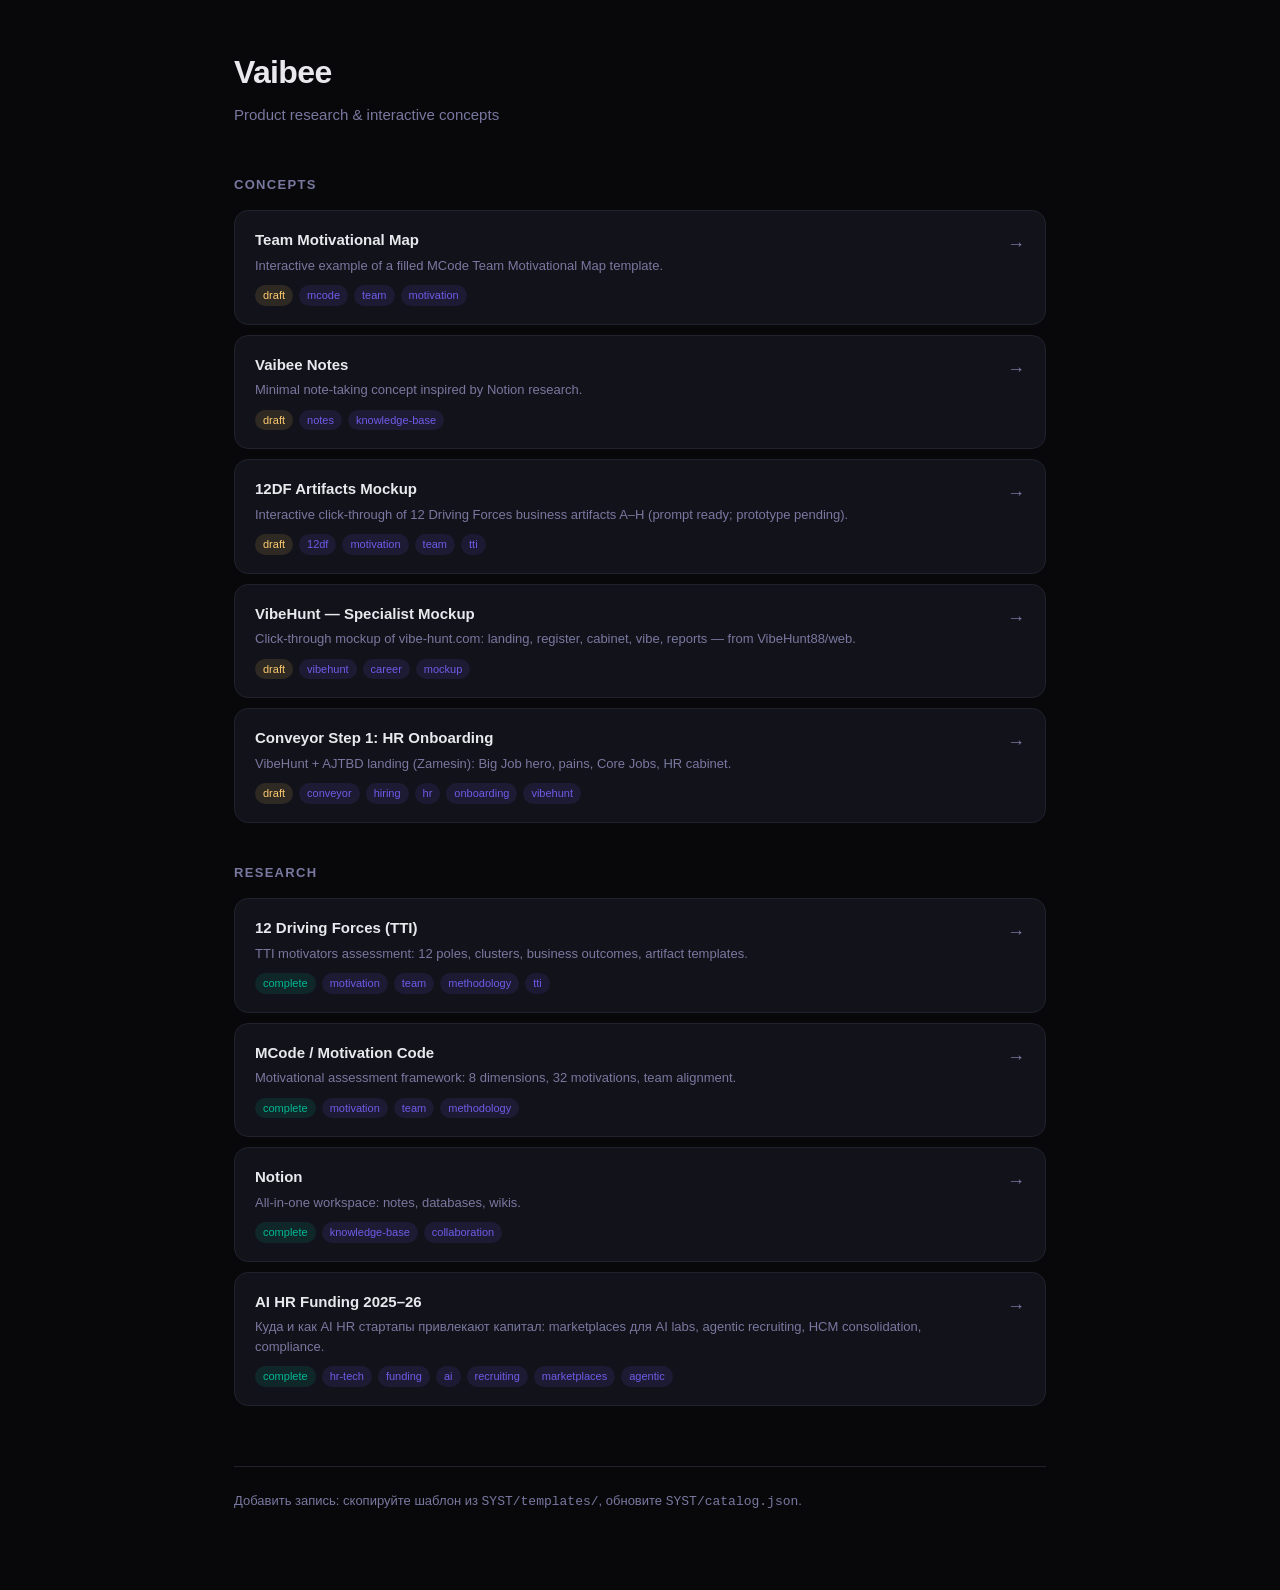
<file: index.html>
<!DOCTYPE html>
<html lang="ru">
<head>
  <meta charset="UTF-8">
  <meta name="viewport" content="width=device-width, initial-scale=1.0">
  <title>Vaibee — Product Lab</title>
  <style>
    :root {
      --bg: #08080a;
      --surface: #12121a;
      --border: #22222e;
      --text: #e8e8ed;
      --muted: #7878a0;
      --accent: #6c5ce7;
      --green: #00b894;
      --yellow: #fdcb6e;
      --font: -apple-system, BlinkMacSystemFont, "Segoe UI", Roboto, sans-serif;
    }

    * { box-sizing: border-box; margin: 0; padding: 0; }

    body {
      font-family: var(--font);
      background: var(--bg);
      color: var(--text);
      line-height: 1.5;
      min-height: 100vh;
    }

    .container {
      max-width: 860px;
      margin: 0 auto;
      padding: 48px 24px 80px;
    }

    header {
      margin-bottom: 48px;
    }

    header h1 {
      font-size: 32px;
      font-weight: 800;
      letter-spacing: -0.02em;
    }

    header p {
      color: var(--muted);
      margin-top: 8px;
      font-size: 15px;
    }

    section {
      margin-bottom: 40px;
    }

    section h2 {
      font-size: 13px;
      text-transform: uppercase;
      letter-spacing: 0.1em;
      color: var(--muted);
      margin-bottom: 16px;
    }

    .cards {
      display: flex;
      flex-direction: column;
      gap: 10px;
    }

    .card {
      display: flex;
      align-items: flex-start;
      gap: 16px;
      padding: 18px 20px;
      background: var(--surface);
      border: 1px solid var(--border);
      border-radius: 14px;
      text-decoration: none;
      color: inherit;
      transition: border-color 0.15s, transform 0.15s;
    }

    .card:hover {
      border-color: var(--accent);
      transform: translateY(-1px);
    }

    .card-body { flex: 1; }

    .card-title {
      font-weight: 600;
      font-size: 15px;
    }

    .card-summary {
      font-size: 13px;
      color: var(--muted);
      margin-top: 4px;
    }

    .card-meta {
      display: flex;
      flex-wrap: wrap;
      gap: 6px;
      margin-top: 10px;
    }

    .badge {
      font-size: 11px;
      padding: 2px 8px;
      border-radius: 999px;
      background: rgba(108, 92, 231, 0.12);
      color: var(--accent);
    }

    .badge.status-complete { background: rgba(0, 184, 148, 0.12); color: var(--green); }
    .badge.status-draft { background: rgba(253, 203, 110, 0.12); color: var(--yellow); }

    .card-arrow {
      color: var(--muted);
      font-size: 18px;
      margin-top: 2px;
    }

    .empty {
      color: var(--muted);
      font-size: 14px;
      padding: 20px;
      border: 1px dashed var(--border);
      border-radius: 14px;
    }

    footer {
      margin-top: 60px;
      padding-top: 24px;
      border-top: 1px solid var(--border);
      font-size: 13px;
      color: var(--muted);
    }

    footer a { color: var(--accent); }
  </style>
</head>
<body>
  <div class="container">
    <header>
      <h1>Vaibee</h1>
      <p>Product research &amp; interactive concepts</p>
    </header>

    <section id="concepts-section">
      <h2>Concepts</h2>
      <div class="cards" id="concepts"></div>
    </section>

    <section id="research-section">
      <h2>Research</h2>
      <div class="cards" id="research"></div>
    </section>

    <footer>
      <p>Добавить запись: скопируйте шаблон из <code>SYST/templates/</code>, обновите <code>SYST/catalog.json</code>.</p>
    </footer>
  </div>

  <script>
    fetch('SYST/catalog.json')
      .then((r) => r.json())
      .then(render)
      .catch(() => {
        document.getElementById('concepts').innerHTML = '<p class="empty">Не удалось загрузить catalog.json</p>';
      });

    function render(data) {
      const conceptsEl = document.getElementById('concepts');
      const researchEl = document.getElementById('research');

      if (!data.concepts?.length) {
        conceptsEl.innerHTML = '<p class="empty">Пока нет концептов</p>';
      } else {
        conceptsEl.innerHTML = data.concepts.map((c) => `
          <a class="card" href="PRDT/concepts/${c.slug}/prototype/index.html">
            <div class="card-body">
              <div class="card-title">${c.title}</div>
              <div class="card-summary">${c.summary}</div>
              <div class="card-meta">
                <span class="badge status-${c.status}">${c.status}</span>
                ${(c.tags || []).map((t) => `<span class="badge">${t}</span>`).join('')}
              </div>
            </div>
            <span class="card-arrow">→</span>
          </a>
        `).join('');
      }

      if (!data.research?.length) {
        researchEl.innerHTML = '<p class="empty">Пока нет исследований</p>';
      } else {
        researchEl.innerHTML = data.research.map((r) => {
          const href = r.path
            ? r.path
            : `RSCH/RSCH-01-00-00/products/${r.slug}/README.md`;
          return `
          <a class="card" href="${href}">
            <div class="card-body">
              <div class="card-title">${r.title}</div>
              <div class="card-summary">${r.summary}</div>
              <div class="card-meta">
                <span class="badge status-${r.status}">${r.status}</span>
                ${(r.tags || []).map((t) => `<span class="badge">${t}</span>`).join('')}
              </div>
            </div>
            <span class="card-arrow">→</span>
          </a>
        `;
        }).join('');
      }
    }
  </script>
</body>
</html>
</file>
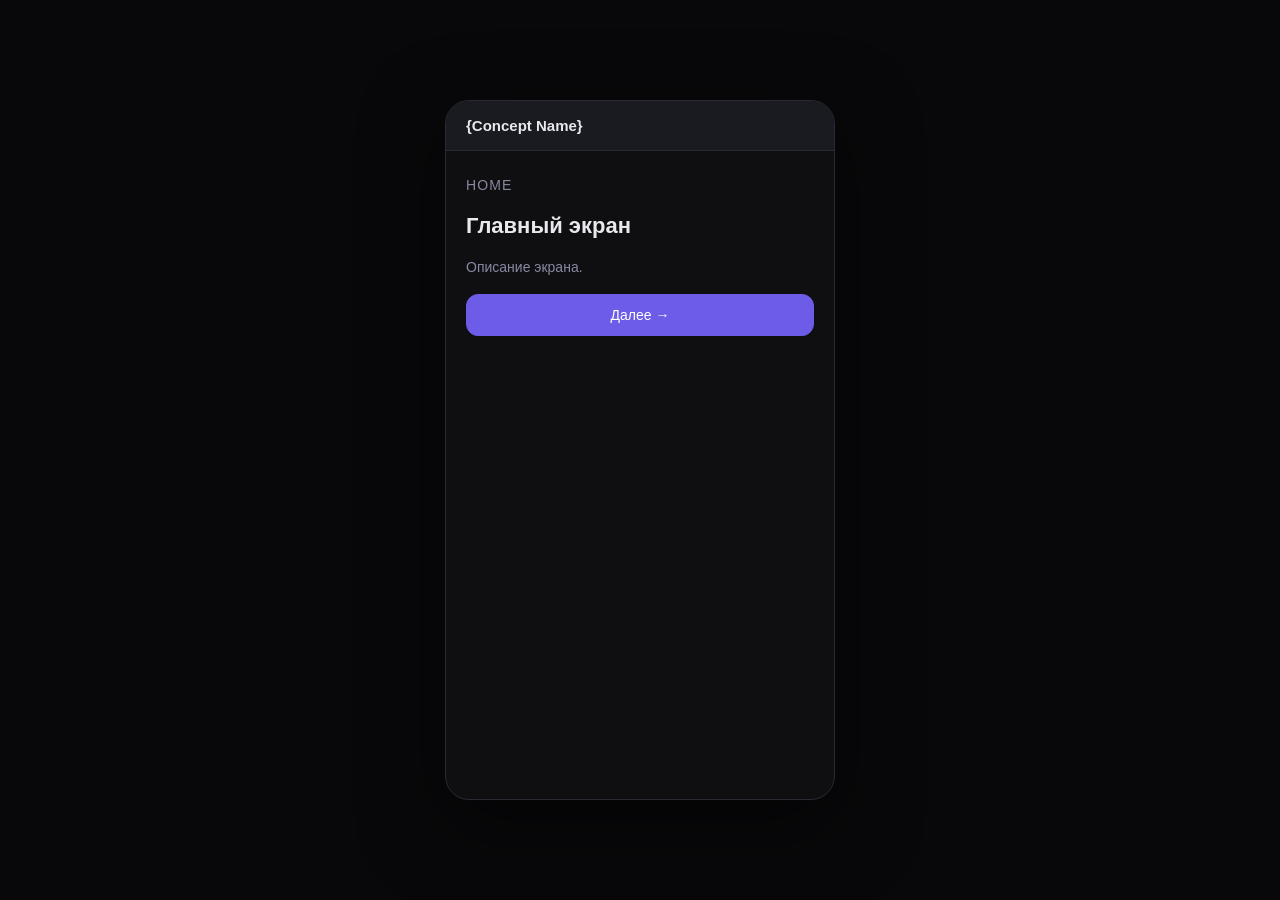
<file: templates/concept/prototype/index.html>
<!DOCTYPE html>
<html lang="ru">
<head>
  <meta charset="UTF-8">
  <meta name="viewport" content="width=device-width, initial-scale=1.0">
  <title>{Concept Name}</title>
  <link rel="stylesheet" href="../../../assets/mockup.css">
  <link rel="stylesheet" href="style.css">
</head>
<body>
  <div class="mockup-frame">
    <header class="mockup-header">
      <button class="back-btn" data-nav="home" hidden aria-label="Назад">←</button>
      <h1 class="mockup-title">{Concept Name}</h1>
    </header>

    <main class="mockup-screens">
      <!-- Screen: home -->
      <section class="screen active" data-screen="home">
        <p class="screen-label">Home</p>
        <h2>Главный экран</h2>
        <p>Описание экрана.</p>
        <button class="btn primary" data-nav="detail">Далее →</button>
      </section>

      <!-- Screen: detail -->
      <section class="screen" data-screen="detail">
        <p class="screen-label">Detail</p>
        <h2>Детальный экран</h2>
        <p>Описание экрана.</p>
        <button class="btn" data-nav="home">← Назад</button>
      </section>
    </main>
  </div>

  <script src="../../../assets/mockup.js"></script>
</body>
</html>
</file>
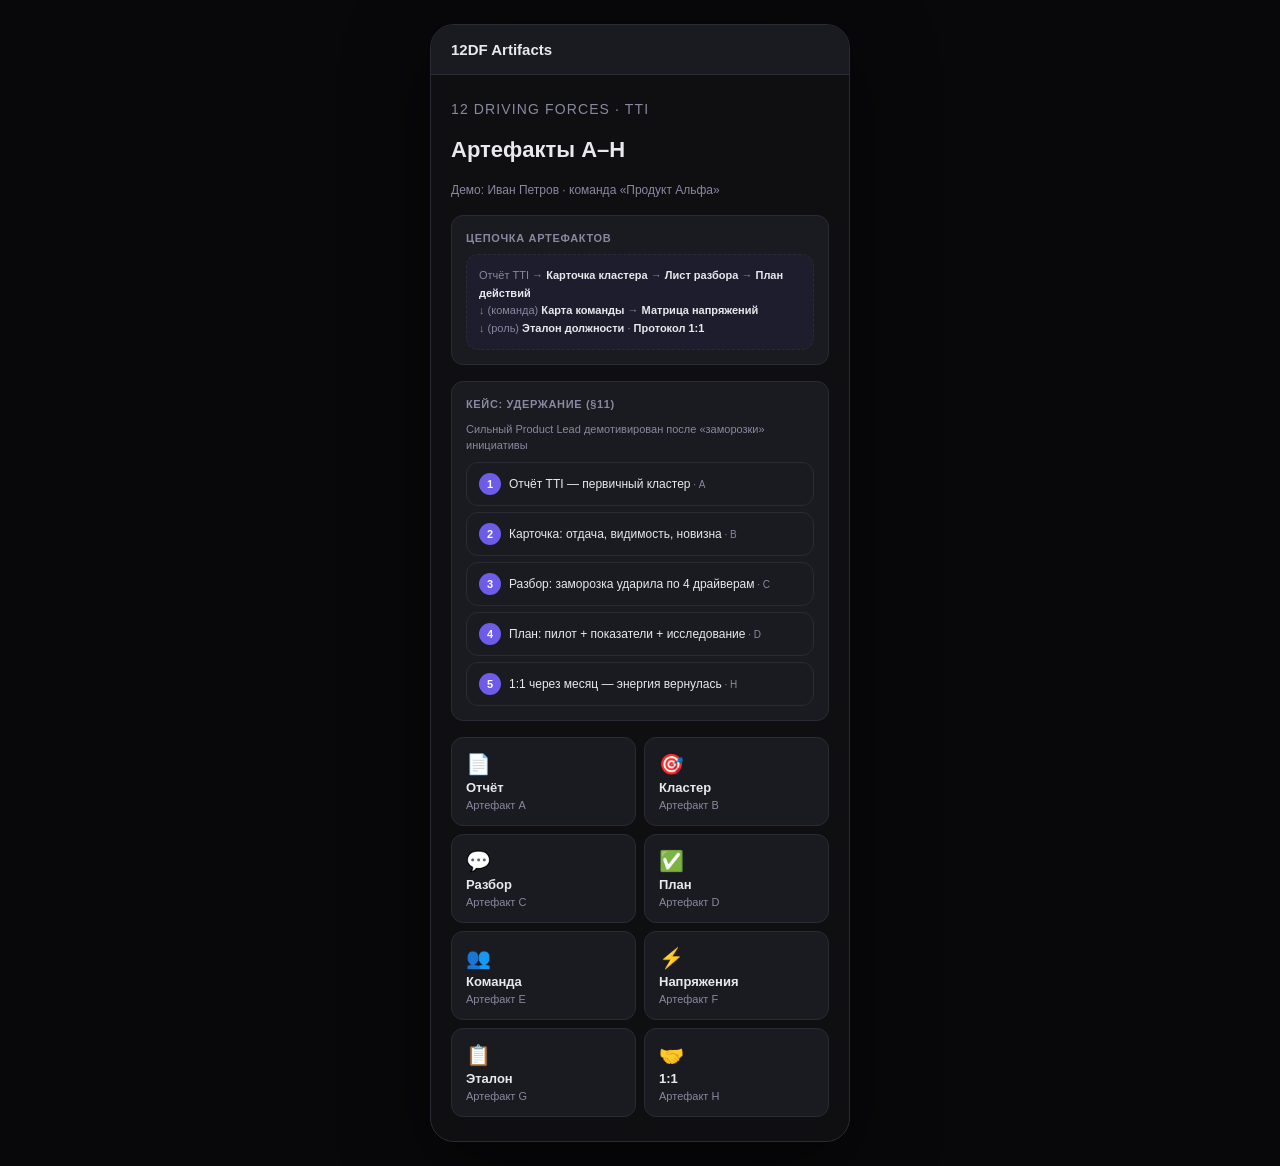
<file: PRDT/concepts/12df-artifacts/prototype/index.html>
<!DOCTYPE html>
<html lang="ru">
<head>
  <meta charset="UTF-8">
  <meta name="viewport" content="width=device-width, initial-scale=1.0">
  <title>12DF Artifacts</title>
  <link rel="stylesheet" href="../../../../SYST/assets/mockup.css">
  <link rel="stylesheet" href="style.css">
</head>
<body>
  <div class="mockup-frame">
    <header class="mockup-header">
      <button class="back-btn" hidden aria-label="Назад">←</button>
      <h1 class="mockup-title">12DF Artifacts</h1>
    </header>

    <main class="mockup-screens">

      <!-- HOME -->
      <section class="screen active" data-screen="home">
        <p class="screen-label">12 Driving Forces · TTI</p>
        <h2>Артефакты A–H</h2>
        <p style="font-size:12px">Демо: Иван Петров · команда «Продукт Альфа»</p>

        <div class="overview-card">
          <h3>Цепочка артефактов</h3>
          <div class="flow-chain">
            Отчёт TTI → <strong>Карточка кластера</strong> → <strong>Лист разбора</strong> → <strong>План действий</strong><br>
            ↓ (команда) <strong>Карта команды</strong> → <strong>Матрица напряжений</strong><br>
            ↓ (роль) <strong>Эталон должности</strong> · <strong>Протокол 1:1</strong>
          </div>
        </div>

        <div class="overview-card">
          <h3>Кейс: удержание (§11)</h3>
          <p style="margin-bottom:8px;font-size:11px;color:var(--muted)">Сильный Product Lead демотивирован после «заморозки» инициативы</p>
          <div class="case-steps">
            <button class="case-step" data-nav="report-a">
              <span class="case-step-num">1</span>
              <span class="case-step-body">Отчёт TTI — первичный кластер<span class="case-step-artifact"> · A</span></span>
            </button>
            <button class="case-step" data-nav="cluster-b">
              <span class="case-step-num">2</span>
              <span class="case-step-body">Карточка: отдача, видимость, новизна<span class="case-step-artifact"> · B</span></span>
            </button>
            <button class="case-step" data-nav="debrief-c">
              <span class="case-step-num">3</span>
              <span class="case-step-body">Разбор: заморозка ударила по 4 драйверам<span class="case-step-artifact"> · C</span></span>
            </button>
            <button class="case-step" data-nav="plan-d">
              <span class="case-step-num">4</span>
              <span class="case-step-body">План: пилот + показатели + исследование<span class="case-step-artifact"> · D</span></span>
            </button>
            <button class="case-step" data-nav="oneone-h">
              <span class="case-step-num">5</span>
              <span class="case-step-body">1:1 через месяц — энергия вернулась<span class="case-step-artifact"> · H</span></span>
            </button>
          </div>
        </div>

        <div class="nav-grid">
          <button class="nav-card" data-nav="report-a">
            <span class="nav-card-icon">📄</span>
            <span class="nav-card-label">Отчёт</span>
            <span class="nav-card-desc">Артефакт A</span>
          </button>
          <button class="nav-card" data-nav="cluster-b">
            <span class="nav-card-icon">🎯</span>
            <span class="nav-card-label">Кластер</span>
            <span class="nav-card-desc">Артефакт B</span>
          </button>
          <button class="nav-card" data-nav="debrief-c">
            <span class="nav-card-icon">💬</span>
            <span class="nav-card-label">Разбор</span>
            <span class="nav-card-desc">Артефакт C</span>
          </button>
          <button class="nav-card" data-nav="plan-d">
            <span class="nav-card-icon">✅</span>
            <span class="nav-card-label">План</span>
            <span class="nav-card-desc">Артефакт D</span>
          </button>
          <button class="nav-card" data-nav="team-e">
            <span class="nav-card-icon">👥</span>
            <span class="nav-card-label">Команда</span>
            <span class="nav-card-desc">Артефакт E</span>
          </button>
          <button class="nav-card" data-nav="tension-f">
            <span class="nav-card-icon">⚡</span>
            <span class="nav-card-label">Напряжения</span>
            <span class="nav-card-desc">Артефакт F</span>
          </button>
          <button class="nav-card" data-nav="benchmark-g">
            <span class="nav-card-icon">📋</span>
            <span class="nav-card-label">Эталон</span>
            <span class="nav-card-desc">Артефакт G</span>
          </button>
          <button class="nav-card" data-nav="oneone-h">
            <span class="nav-card-icon">🤝</span>
            <span class="nav-card-label">1:1</span>
            <span class="nav-card-desc">Артефакт H</span>
          </button>
        </div>
      </section>

      <!-- REPORT A -->
      <section class="screen" data-screen="report-a">
        <p class="screen-label">Артефакт A · Персональный отчёт</p>
        <h2>Иван Петров</h2>
        <dl class="meta-grid">
          <dt>Дата</dt><dd>2026-09-05</dd>
          <dt>Отчёт</dt><dd>12 Driving Forces, ~14 стр.</dd>
          <dt>Роль</dt><dd>Руководитель продукта</dd>
        </dl>

        <div class="overview-card">
          <h3>Топ-4 (первичный кластер)</h3>
          <div class="dim-bar-row">
            <div class="dim-bar-item primary">
              <div class="dim-bar-header"><span class="dim-bar-name">Прагматичный</span><span class="dim-bar-value">94</span></div>
              <div class="dim-bar-track"><div class="dim-bar-fill primary" style="width:94%"></div></div>
            </div>
            <div class="dim-bar-item primary">
              <div class="dim-bar-header"><span class="dim-bar-name">Директивный</span><span class="dim-bar-value">89</span></div>
              <div class="dim-bar-track"><div class="dim-bar-fill primary" style="width:89%"></div></div>
            </div>
            <div class="dim-bar-item primary">
              <div class="dim-bar-header"><span class="dim-bar-name">Интеллектуальный</span><span class="dim-bar-value">86</span></div>
              <div class="dim-bar-track"><div class="dim-bar-fill primary" style="width:86%"></div></div>
            </div>
            <div class="dim-bar-item primary">
              <div class="dim-bar-header"><span class="dim-bar-name">Восприимчивый</span><span class="dim-bar-value">82</span></div>
              <div class="dim-bar-track"><div class="dim-bar-fill primary" style="width:82%"></div></div>
            </div>
          </div>
        </div>

        <div class="link-row">
          <button class="btn" data-nav="report-a2">Все 12 сил →</button>
          <button class="btn" data-nav="report-a3">Портрет и кластеры →</button>
          <button class="btn" data-nav="report-a4">Стресс и коммуникация →</button>
        </div>
      </section>

      <!-- REPORT A2 -->
      <section class="screen" data-screen="report-a2">
        <p class="screen-label">A2 · Ранжирование</p>
        <h2>12 движущих сил</h2>

        <div class="dim-bar-row">
          <div class="dim-bar-item primary">
            <div class="dim-bar-header"><span class="dim-bar-name">1. Прагматичный <span class="tag tag-primary">Первичный</span></span><span class="dim-bar-value">94 · Польза</span></div>
            <div class="dim-bar-track"><div class="dim-bar-fill primary" style="width:94%"></div></div>
          </div>
          <div class="dim-bar-item primary">
            <div class="dim-bar-header"><span class="dim-bar-name">2. Директивный <span class="tag tag-primary">Первичный</span></span><span class="dim-bar-value">89 · Власть</span></div>
            <div class="dim-bar-track"><div class="dim-bar-fill primary" style="width:89%"></div></div>
          </div>
          <div class="dim-bar-item primary">
            <div class="dim-bar-header"><span class="dim-bar-name">3. Интеллектуальный <span class="tag tag-primary">Первичный</span></span><span class="dim-bar-value">86 · Знание</span></div>
            <div class="dim-bar-track"><div class="dim-bar-fill primary" style="width:86%"></div></div>
          </div>
          <div class="dim-bar-item primary">
            <div class="dim-bar-header"><span class="dim-bar-name">4. Восприимчивый <span class="tag tag-primary">Первичный</span></span><span class="dim-bar-value">82 · Метод</span></div>
            <div class="dim-bar-track"><div class="dim-bar-fill primary" style="width:82%"></div></div>
          </div>
          <div class="dim-bar-item">
            <div class="dim-bar-header"><span class="dim-bar-name">5. Целенаправленный <span class="tag tag-situational">Ситуативный</span></span><span class="dim-bar-value">71 · Люди</span></div>
            <div class="dim-bar-track"><div class="dim-bar-fill situational" style="width:71%"></div></div>
          </div>
          <div class="dim-bar-item">
            <div class="dim-bar-header"><span class="dim-bar-name">6. Объективный <span class="tag tag-situational">Ситуативный</span></span><span class="dim-bar-value">68 · Окружение</span></div>
            <div class="dim-bar-track"><div class="dim-bar-fill situational" style="width:68%"></div></div>
          </div>
          <div class="dim-bar-item">
            <div class="dim-bar-header"><span class="dim-bar-name">7. Структурированный <span class="tag tag-situational">Ситуативный</span></span><span class="dim-bar-value">65 · Метод</span></div>
            <div class="dim-bar-track"><div class="dim-bar-fill situational" style="width:65%"></div></div>
          </div>
          <div class="dim-bar-item">
            <div class="dim-bar-header"><span class="dim-bar-name">8. Инстинктивный <span class="tag tag-situational">Ситуативный</span></span><span class="dim-bar-value">62 · Знание</span></div>
            <div class="dim-bar-track"><div class="dim-bar-fill situational" style="width:62%"></div></div>
          </div>
          <div class="dim-bar-item">
            <div class="dim-bar-header"><span class="dim-bar-name">9. Коллективный <span class="tag tag-indifferent">Безразличный</span></span><span class="dim-bar-value">45 · Власть</span></div>
            <div class="dim-bar-track"><div class="dim-bar-fill indifferent" style="width:45%"></div></div>
          </div>
          <div class="dim-bar-item">
            <div class="dim-bar-header"><span class="dim-bar-name">10. Бескорыстный <span class="tag tag-indifferent">Безразличный</span></span><span class="dim-bar-value">38 · Польза</span></div>
            <div class="dim-bar-track"><div class="dim-bar-fill indifferent" style="width:38%"></div></div>
          </div>
          <div class="dim-bar-item">
            <div class="dim-bar-header"><span class="dim-bar-name">11. Гармоничный <span class="tag tag-indifferent">Безразличный</span></span><span class="dim-bar-value">22 · Окружение</span></div>
            <div class="dim-bar-track"><div class="dim-bar-fill indifferent" style="width:22%"></div></div>
          </div>
          <div class="dim-bar-item">
            <div class="dim-bar-header"><span class="dim-bar-name">12. Альтруистичный <span class="tag tag-indifferent">Безразличный</span></span><span class="dim-bar-value">12 · Люди</span></div>
            <div class="dim-bar-track"><div class="dim-bar-fill indifferent" style="width:12%"></div></div>
          </div>
        </div>

        <button class="btn" data-nav="report-a3">Портрет →</button>
      </section>

      <!-- REPORT A3 -->
      <section class="screen" data-screen="report-a3">
        <p class="screen-label">A3 · Интерпретация</p>
        <h2>Портрет</h2>

        <div class="portrait-block">
          <h4>Общие характеристики</h4>
          <p>Иван ориентирован на <strong>измеримый результат</strong> и личное влияние на направление продукта. Энергия растёт, когда видна связь между усилиями, данными и отдачей для бизнеса.</p>
          <p>Сочетает аналитическую глубину с запросом на новизну — важно понимать рынок не ради абстракции, а чтобы быстрее найти работающий подход.</p>
        </div>

        <div class="portrait-block">
          <h4>Первичный кластер</h4>
          <p><strong>Прагматичный + Директивный + Интеллектуальный + Восприимчивый</strong> — профиль «лидера-новатора с фокусом на отдачу».</p>
          <p>Запуск нового продукта «кормит» весь кластер; рутинная отчётность без влияния на решения — не кормит ни одну из четырёх.</p>
        </div>

        <div class="portrait-block">
          <h4>Ситуативный кластер</h4>
          <ul>
            <li><strong>Целенаправленный</strong> — взаимная выгода со стейкхолдерами</li>
            <li><strong>Объективный</strong> — функциональность, не «красота» презентации</li>
            <li><strong>Структурированный</strong> — регламенты при масштабировании</li>
            <li><strong>Инстинктивный</strong> — опыт, когда нет времени на исследование</li>
          </ul>
        </div>

        <div class="portrait-block">
          <h4>Безразличный кластер</h4>
          <ul>
            <li>Может недооценивать инициативы «ради людей» без бизнес-отдачи</li>
            <li>Командное признание без личной видимости результата не заряжает</li>
            <li>Долгие обсуждения «атмосферы» без решения задачи — раздражение</li>
          </ul>
        </div>

        <div class="portrait-block">
          <h4>Зоны осознанности</h4>
          <table class="data-table">
            <tr><th>Драйвер</th><th>Риск</th></tr>
            <tr><td>Прагматичный</td><td>Трудоголизм; «даю только если есть return»</td></tr>
            <tr><td>Директивный</td><td>Контроль ради статуса</td></tr>
            <tr><td>Интеллектуальный</td><td>Анализ без действия</td></tr>
            <tr><td>Восприимчивый</td><td>Изменения ради изменений</td></tr>
          </table>
        </div>

        <button class="btn" data-nav="cluster-b">Карточка кластера →</button>
      </section>

      <!-- REPORT A4 -->
      <section class="screen" data-screen="report-a4">
        <p class="screen-label">A4 · Стресс и коммуникация</p>
        <h2>Факторы стресса</h2>

        <table class="data-table">
          <tr><th>#</th><th>Фактор</th><th>Драйвер</th></tr>
          <tr><td>1</td><td>Время и ресурсы без измеримой отдачи</td><td>Прагматичный</td></tr>
          <tr><td>2</td><td>Работа «за кулисами» без видимости и полномочий</td><td>Директивный</td></tr>
          <tr><td>3</td><td>Решения без данных; ограничение доступа к информации</td><td>Интеллектуальный</td></tr>
          <tr><td>4</td><td>Блокировка экспериментов: «мы всегда так делали»</td><td>Восприимчивый</td></tr>
        </table>

        <h2 style="font-size:16px;margin-top:8px">Советы по коммуникации</h2>
        <table class="data-table">
          <tr><th>#</th><th>Совет</th></tr>
          <tr><td>1</td><td>Опирайтесь на метрики, ROI, эффективность</td></tr>
          <tr><td>2</td><td>Давайте статус решения: кто принимает, где видно</td></tr>
          <tr><td>3</td><td>Подкрепляйте аргументы фактами и полным контекстом</td></tr>
          <tr><td>4</td><td>Новые подходы — как гипотезы с критериями проверки</td></tr>
        </table>

        <button class="btn" data-nav="debrief-c">Лист разбора →</button>
      </section>

      <!-- CLUSTER B -->
      <section class="screen" data-screen="cluster-b">
        <p class="screen-label">Артефакт B</p>
        <div class="cluster-card">
          <div class="cluster-card-header">Карточка первичного кластера</div>
          <div class="cluster-section">
            <dl class="meta-grid">
              <dt>Сотрудник</dt><dd>Иван Петров</dd>
              <dt>Роль</dt><dd>Руководитель продукта</dd>
              <dt>Дата</dt><dd>2026-09-05</dd>
            </dl>
          </div>
          <div class="cluster-section">
            <h4>Первичный кластер (топ-4)</h4>
            <div class="cluster-drivers">
              <div class="cluster-driver"><span>1. Прагматичный</span><span class="cluster-driver-desc">ROI, эффективность</span></div>
              <div class="cluster-driver"><span>2. Директивный</span><span class="cluster-driver-desc">статус, контроль</span></div>
              <div class="cluster-driver"><span>3. Интеллектуальный</span><span class="cluster-driver-desc">обучение, исследование</span></div>
              <div class="cluster-driver"><span>4. Восприимчивый</span><span class="cluster-driver-desc">новые методы, эксперименты</span></div>
            </div>
          </div>
          <div class="cluster-section">
            <h4>Формулировка</h4>
            <p>«Ищет измеримый результат через новые подходы, опираясь на знания и личное влияние.»</p>
          </div>
          <div class="cluster-section">
            <div class="two-col">
              <div class="charge-col charge">
                <h4>Что заряжает</h4>
                <ul>
                  <li>KPI с видимостью</li>
                  <li>Задачи на исследование</li>
                  <li>Пилоты и инновации</li>
                </ul>
              </div>
              <div class="charge-col drain">
                <h4>Что истощает</h4>
                <ul>
                  <li>Работа без отдачи</li>
                  <li>Микроменеджмент без полномочий</li>
                  <li>«Делаем как всегда»</li>
                </ul>
              </div>
            </div>
          </div>
          <div class="cluster-section">
            <h4>Безразличный кластер (риск конфликта)</h4>
            <p>Альтруистичный · Коллективный · Гармоничный · Бескорыстный</p>
          </div>
        </div>

        <div class="link-row">
          <button class="btn" data-nav="report-a3">Полный портрет →</button>
          <button class="btn" data-nav="debrief-c">Лист разбора →</button>
        </div>
      </section>

      <!-- DEBRIEF C -->
      <section class="screen" data-screen="debrief-c">
        <p class="screen-label">Артефакт C · ~45–60 мин</p>
        <h2>Лист разбора</h2>
        <p class="hint">Техника: верно — неверно — уточнить</p>

        <div class="debrief-row">
          <div class="q">Общие характеристики</div>
          <div class="a">«Да, про поиск эффективности — точно»</div>
          <span class="status-badge ok">✅ Верно</span>
        </div>
        <div class="debrief-row">
          <div class="q">Первичный кластер</div>
          <div class="a">«Прагматичный и директивный резонируют сильнее всего»</div>
          <span class="status-badge ok">✅ Верно</span>
        </div>
        <div class="debrief-row">
          <div class="q">Роль сегодня</div>
          <div class="a">«Запуск продукта — да; рутина отчётов — нет»</div>
          <span class="status-badge warn">⚠️ Уточнить</span>
        </div>
        <div class="debrief-row">
          <div class="q">Стресс</div>
          <div class="a">«Нет полномочий принимать решения»</div>
          <span class="status-badge ok">✅ Верно</span>
        </div>
        <div class="debrief-row">
          <div class="q">Безразличие</div>
          <div class="a">«С аналитиком, которому важна помощь людям»</div>
          <span class="status-badge ok">✅ Верно</span>
        </div>

        <div class="overview-card">
          <h3>Итог сессии</h3>
          <p>1. «Заморозка» пилота ударила по всем четырём драйверам первичного кластера.</p>
          <p>2. Риск: роль без видимости решений и экспериментов → цинизм за 2–3 месяца.</p>
          <p>3. Изменение: показатели пилота на комитет + 4 ч/нед на исследование рынка.</p>
        </div>

        <button class="btn primary" data-nav="plan-d">План из итога сессии →</button>
      </section>

      <!-- PLAN D -->
      <section class="screen" data-screen="plan-d">
        <p class="screen-label">Артефакт D</p>
        <h2>План действий</h2>

        <div class="action-row">
          <div class="action-check"></div>
          <div class="action-text">
            <strong>1.</strong> Вынести показатели нового продукта на комитет руководства
            <div class="action-meta">Директивный · 2 нед. · Иван + CEO</div>
          </div>
        </div>
        <div class="action-row">
          <div class="action-check"></div>
          <div class="action-text">
            <strong>2.</strong> Выделить 4 ч/нед на исследование рынка
            <div class="action-meta">Интеллектуальный · постоянно · Иван</div>
          </div>
        </div>
        <div class="action-row">
          <div class="action-check"></div>
          <div class="action-text">
            <strong>3.</strong> Пилот нового процесса исследования (не в регламенте)
            <div class="action-meta">Восприимчивый · 1 мес. · Иван + команда</div>
          </div>
        </div>
        <div class="action-row">
          <div class="action-check"></div>
          <div class="action-text">
            <strong>4.</strong> Привязать бонус Q4 к измеримому возврату пилота
            <div class="action-meta">Прагматичный · квартал · кадры + руководитель</div>
          </div>
        </div>

        <div class="overview-card">
          <h3>Критерий успеха (3 мес.)</h3>
          <div class="action-row" style="margin:0;padding:8px 0;background:none;border:none">
            <div class="action-check"></div>
            <div class="action-text">≥2 пункта плана «дают энергию»</div>
          </div>
          <div class="action-row" style="margin:0;padding:8px 0;background:none;border:none">
            <div class="action-check"></div>
            <div class="action-text">Нет новых сигналов выгорания</div>
          </div>
          <div class="action-row" style="margin:0;padding:8px 0;background:none;border:none">
            <div class="action-check"></div>
            <div class="action-text">Руководитель адаптировал ≥1 элемент награды</div>
          </div>
        </div>

        <button class="btn" data-nav="oneone-h">Протокол через месяц →</button>
      </section>

      <!-- TEAM E -->
      <section class="screen" data-screen="team-e">
        <p class="screen-label">Артефакт E</p>
        <h2>Карта команды</h2>
        <dl class="meta-grid">
          <dt>Команда</dt><dd>Продукт «Альфа»</dd>
          <dt>Лидер</dt><dd>Мария Соколова</dd>
          <dt>Размер</dt><dd>6 человек</dd>
          <dt>Задача</dt><dd>Запуск MVP за Q4</dd>
        </dl>

        <p style="font-size:12px;margin-top:4px">Нажмите участника для профиля</p>
        <div class="note-list">
          <button class="list-item" data-nav="member-ivan">
            <div class="member-avatar a1">И</div>
            <div class="list-item-body">
              <div class="list-item-title">Иван · Руководитель продукта</div>
              <div class="dim-pills">
                <span class="dim-pill">Прагматичный</span>
                <span class="dim-pill">Директивный</span>
                <span class="dim-pill">Интеллектуальный</span>
                <span class="dim-pill">Восприимчивый</span>
              </div>
            </div>
          </button>
          <button class="list-item" data-nav="member-oleg">
            <div class="member-avatar a2">О</div>
            <div class="list-item-body">
              <div class="list-item-title">Олег · Бэкенд</div>
              <div class="dim-pills">
                <span class="dim-pill">Инстинктивный</span>
                <span class="dim-pill">Объективный</span>
                <span class="dim-pill">Прагматичный</span>
                <span class="dim-pill">Структурированный</span>
              </div>
            </div>
          </button>
          <button class="list-item" data-nav="member-anna">
            <div class="member-avatar a3">А</div>
            <div class="list-item-body">
              <div class="list-item-title">Анна · UX</div>
              <div class="dim-pills">
                <span class="dim-pill">Гармоничный</span>
                <span class="dim-pill">Альтруистичный</span>
                <span class="dim-pill">Интеллектуальный</span>
                <span class="dim-pill">Коллективный</span>
              </div>
            </div>
          </button>
          <button class="list-item" data-nav="member-dmitry">
            <div class="member-avatar a4">Д</div>
            <div class="list-item-body">
              <div class="list-item-title">Дмитрий · QA</div>
              <div class="dim-pills">
                <span class="dim-pill">Структурированный</span>
                <span class="dim-pill">Объективный</span>
                <span class="dim-pill">Инстинктивный</span>
                <span class="dim-pill">Прагматичный</span>
              </div>
            </div>
          </button>
          <button class="list-item" data-nav="member-elena">
            <div class="member-avatar a5">Е</div>
            <div class="list-item-body">
              <div class="list-item-title">Елена · Маркетинг</div>
              <div class="dim-pills">
                <span class="dim-pill">Директивный</span>
                <span class="dim-pill">Прагматичный</span>
                <span class="dim-pill">Целенаправленный</span>
                <span class="dim-pill">Восприимчивый</span>
              </div>
            </div>
          </button>
          <button class="list-item" data-nav="member-maria">
            <div class="member-avatar a6">М</div>
            <div class="list-item-body">
              <div class="list-item-title">Мария · Руководитель команды</div>
              <div class="dim-pills">
                <span class="dim-pill">Альтруистичный</span>
                <span class="dim-pill">Коллективный</span>
                <span class="dim-pill">Гармоничный</span>
                <span class="dim-pill">Целенаправленный</span>
              </div>
            </div>
          </button>
        </div>

        <div class="overview-card">
          <h3>Сводка E3 (в первичном)</h3>
          <div class="dim-bar-row">
            <div class="dim-bar-item"><div class="dim-bar-header"><span>Прагматичный</span><span>4 чел.</span></div><div class="dim-bar-track"><div class="dim-bar-fill primary" style="width:67%"></div></div></div>
            <div class="dim-bar-item"><div class="dim-bar-header"><span>Директивный</span><span>2</span></div><div class="dim-bar-track"><div class="dim-bar-fill primary" style="width:33%"></div></div></div>
            <div class="dim-bar-item"><div class="dim-bar-header"><span>Структурированный</span><span>2</span></div><div class="dim-bar-track"><div class="dim-bar-fill situational" style="width:33%"></div></div></div>
            <div class="dim-bar-item"><div class="dim-bar-header"><span>Интеллектуальный</span><span>2</span></div><div class="dim-bar-track"><div class="dim-bar-fill situational" style="width:33%"></div></div></div>
            <div class="dim-bar-item"><div class="dim-bar-header"><span>Восприимчивый</span><span>2</span></div><div class="dim-bar-track"><div class="dim-bar-fill situational" style="width:33%"></div></div></div>
          </div>
          <p style="margin-top:8px;font-size:11px">Сильный «прагматичный» уклон — нужны измеримые цели; пара «структура / восприимчивость» — риск при изменениях.</p>
        </div>

        <button class="btn" data-nav="tension-f">Матрица напряжений →</button>
      </section>

      <!-- MEMBERS -->
      <section class="screen" data-screen="member-ivan">
        <p class="screen-label">E2 · Первичный кластер</p>
        <h2>Иван Петров</h2>
        <p>Руководитель продукта</p>
        <div class="motivation-list">
          <div class="motivation-item"><span class="motivation-rank">1</span> Прагматичный</div>
          <div class="motivation-item"><span class="motivation-rank">2</span> Директивный</div>
          <div class="motivation-item"><span class="motivation-rank">3</span> Интеллектуальный</div>
          <div class="motivation-item"><span class="motivation-rank">4</span> Восприимчивый</div>
        </div>
        <button class="btn" data-nav="report-a">Полный отчёт →</button>
      </section>

      <section class="screen" data-screen="member-oleg">
        <p class="screen-label">E2 · Первичный кластер</p>
        <h2>Олег</h2>
        <p>Бэкенд-разработчик</p>
        <div class="motivation-list">
          <div class="motivation-item"><span class="motivation-rank">1</span> Инстинктивный</div>
          <div class="motivation-item"><span class="motivation-rank">2</span> Объективный</div>
          <div class="motivation-item"><span class="motivation-rank">3</span> Прагматичный</div>
          <div class="motivation-item"><span class="motivation-rank">4</span> Структурированный</div>
        </div>
        <button class="btn" data-nav="team-e">← К команде</button>
      </section>

      <section class="screen" data-screen="member-anna">
        <p class="screen-label">E2 · Первичный кластер</p>
        <h2>Анна</h2>
        <p>UX</p>
        <div class="motivation-list">
          <div class="motivation-item"><span class="motivation-rank">1</span> Гармоничный</div>
          <div class="motivation-item"><span class="motivation-rank">2</span> Альтруистичный</div>
          <div class="motivation-item"><span class="motivation-rank">3</span> Интеллектуальный</div>
          <div class="motivation-item"><span class="motivation-rank">4</span> Коллективный</div>
        </div>
        <button class="btn" data-nav="team-e">← К команде</button>
      </section>

      <section class="screen" data-screen="member-dmitry">
        <p class="screen-label">E2 · Первичный кластер</p>
        <h2>Дмитрий</h2>
        <p>QA</p>
        <div class="motivation-list">
          <div class="motivation-item"><span class="motivation-rank">1</span> Структурированный</div>
          <div class="motivation-item"><span class="motivation-rank">2</span> Объективный</div>
          <div class="motivation-item"><span class="motivation-rank">3</span> Инстинктивный</div>
          <div class="motivation-item"><span class="motivation-rank">4</span> Прагматичный</div>
        </div>
        <button class="btn" data-nav="team-e">← К команде</button>
      </section>

      <section class="screen" data-screen="member-elena">
        <p class="screen-label">E2 · Первичный кластер</p>
        <h2>Елена</h2>
        <p>Маркетинг</p>
        <div class="motivation-list">
          <div class="motivation-item"><span class="motivation-rank">1</span> Директивный</div>
          <div class="motivation-item"><span class="motivation-rank">2</span> Прагматичный</div>
          <div class="motivation-item"><span class="motivation-rank">3</span> Целенаправленный</div>
          <div class="motivation-item"><span class="motivation-rank">4</span> Восприимчивый</div>
        </div>
        <button class="btn" data-nav="team-e">← К команде</button>
      </section>

      <section class="screen" data-screen="member-maria">
        <p class="screen-label">E2 · Первичный кластер</p>
        <h2>Мария Соколова</h2>
        <p>Руководитель команды</p>
        <div class="motivation-list">
          <div class="motivation-item"><span class="motivation-rank">1</span> Альтруистичный</div>
          <div class="motivation-item"><span class="motivation-rank">2</span> Коллективный</div>
          <div class="motivation-item"><span class="motivation-rank">3</span> Гармоничный</div>
          <div class="motivation-item"><span class="motivation-rank">4</span> Целенаправленный</div>
        </div>
        <button class="btn" data-nav="team-e">← К команде</button>
      </section>

      <!-- TENSION F -->
      <section class="screen" data-screen="tension-f">
        <p class="screen-label">Артефакт F</p>
        <h2>Матрица напряжений</h2>
        <p class="hint">Пересечение безразличного одного и первичного другого</p>

        <div class="matrix-mini">
          <table>
            <tr><th></th><th>Иван<br><small>безр.: альтр.</small></th><th>Анна<br><small>перв.: альтр.</small></th><th>Олег<br><small>перв.: структ.</small></th></tr>
            <tr><th>Иван<br><small>перв.: прагм.</small></th><td>—</td><td>⚡</td><td>✅</td></tr>
            <tr><th>Анна<br><small>перв.: альтр.</small></th><td>⚡</td><td>—</td><td>⚡</td></tr>
            <tr><th>Мария<br><small>перв.: колл.</small></th><td>✅</td><td>✅</td><td>⚠️</td></tr>
          </table>
        </div>

        <h2 style="font-size:16px;margin-top:12px">F2 · Ключевые пары</h2>

        <div class="tension-row tension-flash">
          <span class="tension-icon">⚡</span>
          <div class="tension-body">
            <div class="tension-pair">Иван ↔ Анна</div>
            <div class="tension-desc">«Польза для бизнеса» vs «польза для людей»</div>
          </div>
        </div>
        <div class="tension-row tension-warn">
          <span class="tension-icon">⚠️</span>
          <div class="tension-body">
            <div class="tension-pair">Иван ↔ Мария</div>
            <div class="tension-desc">Иван не заряжается «командным успехом»; Мария — да</div>
          </div>
        </div>
        <div class="tension-row tension-flash">
          <span class="tension-icon">⚡</span>
          <div class="tension-body">
            <div class="tension-pair">Иван ↔ Олег</div>
            <div class="tension-desc">Пилоты и изменения vs стабильный процесс</div>
          </div>
        </div>
        <div class="tension-row tension-flash">
          <span class="tension-icon">⚡</span>
          <div class="tension-body">
            <div class="tension-pair">Иван ↔ Дмитрий</div>
            <div class="tension-desc">Тот же риск на линии продукт → QA</div>
          </div>
        </div>
        <div class="tension-row tension-ok">
          <span class="tension-icon">✅</span>
          <div class="tension-body">
            <div class="tension-pair">Иван ↔ Елена</div>
            <div class="tension-desc">Синергия по метрикам и видимости</div>
          </div>
        </div>
        <div class="tension-row tension-flash">
          <span class="tension-icon">⚡</span>
          <div class="tension-body">
            <div class="tension-pair">Анна ↔ Олег</div>
            <div class="tension-desc">UX-опыт vs функциональность «здесь и сейчас»</div>
          </div>
        </div>
        <div class="tension-row tension-warn">
          <span class="tension-icon">⚠️</span>
          <div class="tension-body">
            <div class="tension-pair">Олег ↔ Елена</div>
            <div class="tension-desc">Маркетинг хочет новое; бэкенд — предсказуемость</div>
          </div>
        </div>
        <div class="tension-row tension-ok">
          <span class="tension-icon">✅</span>
          <div class="tension-body">
            <div class="tension-pair">Елена ↔ Дмитрий</div>
            <div class="tension-desc">Общий язык «что измеряем и когда релиз»</div>
          </div>
        </div>
        <div class="tension-row tension-warn">
          <span class="tension-icon">⚠️</span>
          <div class="tension-body">
            <div class="tension-pair">Мария ↔ команда</div>
            <div class="tension-desc">Лидеру важна забота; команде — KPI запуска MVP</div>
          </div>
        </div>

        <button class="btn" data-nav="team-e">← К карте команды</button>
      </section>

      <!-- BENCHMARK G -->
      <section class="screen" data-screen="benchmark-g">
        <p class="screen-label">Артефакт G</p>
        <h2>Эталон должности</h2>
        <dl class="meta-grid">
          <dt>Должность</dt><dd>Руководитель продукта (B2B SaaS)</dd>
          <dt>Дата</dt><dd>2026-09-05</dd>
        </dl>

        <div class="portrait-block">
          <h4>G1 · Желаемый первичный кластер</h4>
          <table class="data-table">
            <tr><th>Приоритет</th><th>Сила</th><th>Зачем</th></tr>
            <tr><td>Высокий</td><td>Прагматичный</td><td>Выручка и экономика юнита</td></tr>
            <tr><td>Высокий</td><td>Директивный</td><td>Видимость направления</td></tr>
            <tr><td>Средний</td><td>Интеллектуальный</td><td>Рынок и конкуренты</td></tr>
            <tr><td>Средний</td><td>Восприимч. / Структур.</td><td>Зависит от стадии продукта</td></tr>
          </table>
        </div>

        <div class="portrait-block">
          <h4>G2 · Красные флаги</h4>
          <table class="data-table">
            <tr><th>Сигнал</th><th>Риск</th></tr>
            <tr><td>Только коллективный + альтруистичный</td><td>Нет личной ответственности</td></tr>
            <tr><td>Безразличный: прагматичный</td><td>Игнор ROI</td></tr>
            <tr><td>Только гармоничный</td><td>Конфликт с дедлайнами</td></tr>
          </table>
        </div>

        <div class="portrait-block">
          <h4>G3 · Сравнение кандидатов</h4>
          <table class="data-table">
            <tr><th>Драйвер</th><th>Эталон</th><th>Канд. A</th><th>Канд. B</th></tr>
            <tr><td>Прагматичный</td><td>Высокий</td><td>✅ Первичн.</td><td>⚠️ Ситуат.</td></tr>
            <tr><td>Директивный</td><td>Высокий</td><td>✅ Первичн.</td><td>❌ Безразл.</td></tr>
            <tr><td>Интеллектуальный</td><td>Средний</td><td>✅ Первичн.</td><td>✅ Первичн.</td></tr>
            <tr><td>Восприимчивый</td><td>Средний</td><td>✅ Первичн.</td><td>✅ Первичн.</td></tr>
          </table>
          <p style="margin-top:8px">Оба подходят с разными акцентами; канд. B — риск по видимости → уточняющие вопросы.</p>
        </div>
      </section>

      <!-- ONEONE H -->
      <section class="screen" data-screen="oneone-h">
        <p class="screen-label">Артефакт H · 2026-10-01</p>
        <h2>Протокол 1:1</h2>
        <p style="font-size:12px">Мария (руководитель) · Иван (сотрудник)</p>

        <div class="portrait-block">
          <h4>H1 · Сверка с реальностью</h4>
          <table class="data-table">
            <tr><th>Вопрос</th><th>Ответ / Действие</th></tr>
            <tr><td>Что удовлетворено?</td><td>Прагматичный (пилот), интеллектуальный (конф.) → Продолжить</td></tr>
            <tr><td>Что «голодно»?</td><td>Директивный — нет места на комитете → Эскалация CEO</td></tr>
            <tr><td>Новые стрессоры?</td><td>Отмена пилота без объяснения → Прозрачность</td></tr>
          </table>
        </div>

        <div class="portrait-block">
          <h4>H2 · Награда / признание</h4>
          <table class="data-table">
            <tr><th>Было</th><th>Стало</th><th>Драйвер</th></tr>
            <tr><td>Благодарность в чате</td><td>Презентация пилота на общей встрече</td><td>Директивный</td></tr>
            <tr><td>—</td><td>Бонус привязан к метрике пилота</td><td>Прагматичный</td></tr>
          </table>
        </div>

        <div class="overview-card">
          <h3>H3 · Следующие шаги</h3>
          <div class="action-row" style="margin:0;padding:8px 0;background:none;border:none">
            <div class="action-check"></div>
            <div class="action-text">Следующая 1:1 через 4 недели</div>
          </div>
          <div class="action-row" style="margin:0;padding:8px 0;background:none;border:none">
            <div class="action-check"></div>
            <div class="action-text">Обновить план действий (D)</div>
          </div>
          <div class="action-row" style="margin:0;padding:8px 0;background:none;border:none">
            <div class="action-check"></div>
            <div class="action-text">При необходимости — карта команды (E)</div>
          </div>
        </div>

        <button class="btn" data-nav="plan-d">← К плану действий</button>
      </section>

    </main>
  </div>

  <script src="app.js"></script>
</body>
</html>
</file>
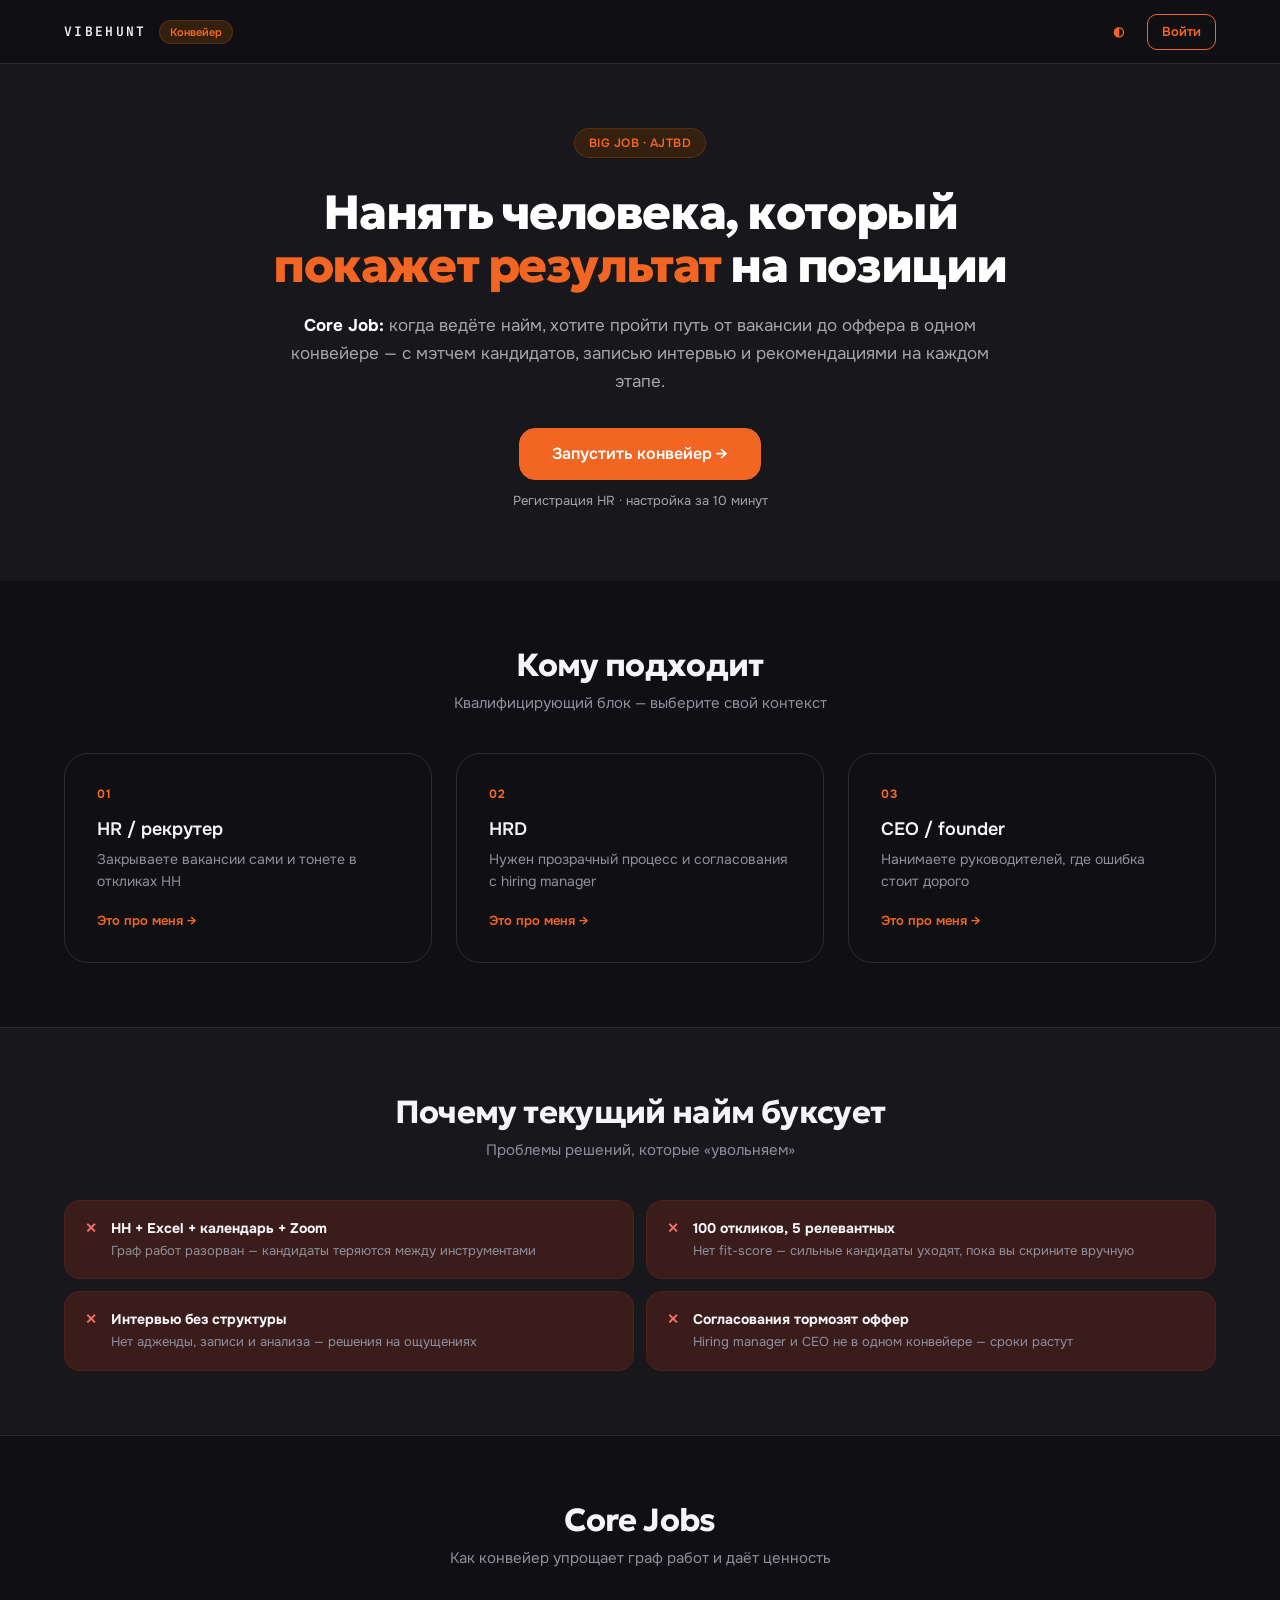
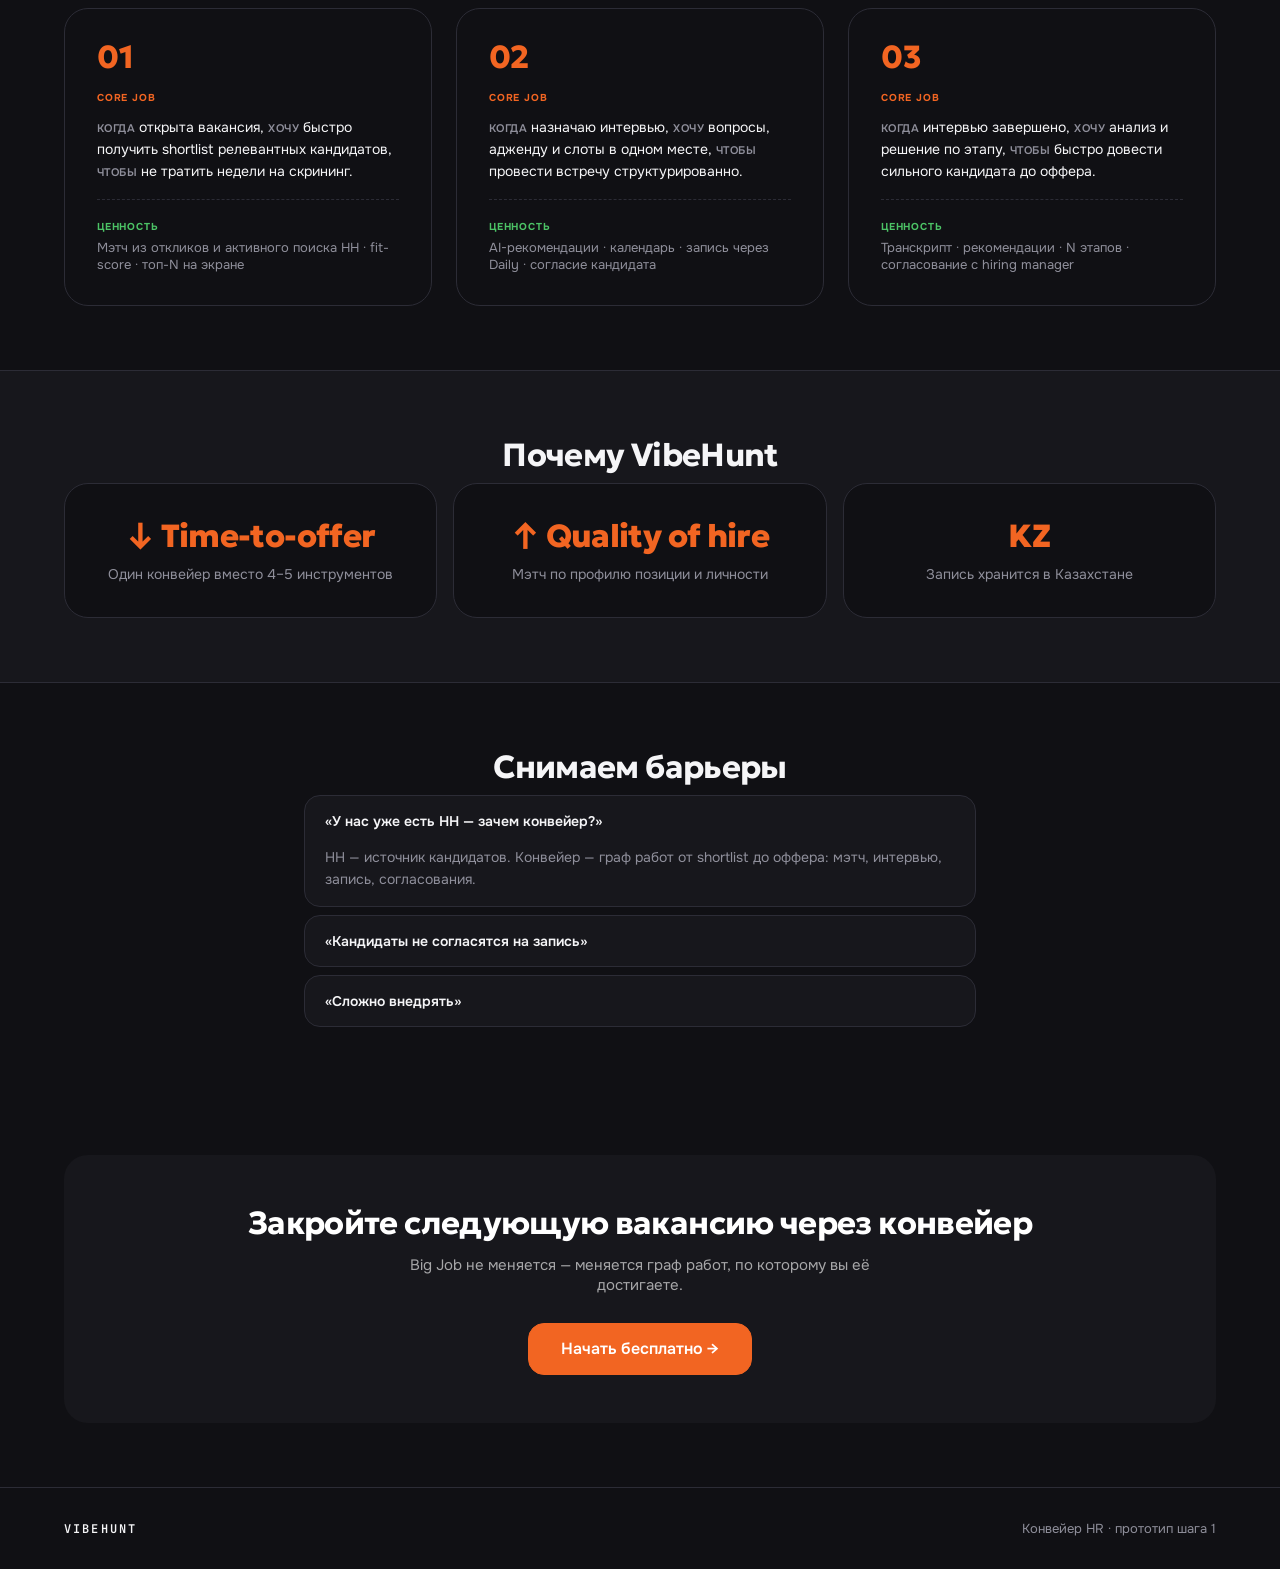
<file: PRDT/concepts/conveyor-step-1/prototype/index.html>
<!DOCTYPE html>
<html lang="ru" data-theme="dark">
<head>
  <meta charset="UTF-8">
  <meta name="viewport" content="width=device-width, initial-scale=1.0">
  <title>VibeHunt — Конвейер HR</title>
  <link rel="preconnect" href="https://fonts.googleapis.com">
  <link rel="preconnect" href="https://fonts.gstatic.com" crossorigin>
  <link href="https://fonts.googleapis.com/css2?family=Geologica:wght@400;500;600;700;800&family=JetBrains+Mono:wght@400;500;600&family=Onest:wght@400;500;600;700;800&display=swap" rel="stylesheet">
  <meta name="theme-color" content="#101014">
  <link rel="stylesheet" href="style.css">
</head>
<body>
  <div class="app-root">
    <main class="screens">

      <!-- Landing -->
      <section class="screen active" data-screen="home">
        <header class="topbar">
          <div class="topbar-inner">
            <a class="wordmark" href="#" data-nav="home">VIBEHUNT</a>
            <span class="product-badge">Конвейер</span>
            <div class="topbar-actions">
              <button class="btn btn-ghost btn-sm theme-toggle" type="button" aria-label="Переключить тему">◐</button>
              <button class="btn btn-outline btn-sm" data-nav="register">Войти</button>
            </div>
          </div>
        </header>

        <div class="landing">
          <section class="hero">
            <div class="container hero-inner">
              <p class="eyebrow">Big Job · AJTBD</p>
              <h1>Нанять человека, который <span class="text-accent">покажет результат</span> на позиции</h1>
              <p class="hero-lead">
                <strong>Core Job:</strong> когда ведёте найм, хотите пройти путь от вакансии до оффера в одном конвейере —
                с мэтчем кандидатов, записью интервью и рекомендациями на каждом этапе.
              </p>
              <div class="hero-actions">
                <button class="btn btn-primary btn-lg" data-nav="register">Запустить конвейер →</button>
                <span class="hero-note">Регистрация HR · настройка за 10 минут</span>
              </div>
            </div>
          </section>

          <section class="section">
            <div class="container">
              <h2 class="section-heading">Кому подходит</h2>
              <p class="section-desc">Квалифицирующий блок — выберите свой контекст</p>
              <div class="card-grid cols-3">
                <button class="card card-interactive" type="button" data-nav="register">
                  <span class="card-num">01</span>
                  <strong class="card-title">HR / рекрутер</strong>
                  <p class="card-body">Закрываете вакансии сами и тонете в откликах HH</p>
                  <span class="card-link">Это про меня →</span>
                </button>
                <button class="card card-interactive" type="button" data-nav="register">
                  <span class="card-num">02</span>
                  <strong class="card-title">HRD</strong>
                  <p class="card-body">Нужен прозрачный процесс и согласования с hiring manager</p>
                  <span class="card-link">Это про меня →</span>
                </button>
                <button class="card card-interactive" type="button" data-nav="register">
                  <span class="card-num">03</span>
                  <strong class="card-title">CEO / founder</strong>
                  <p class="card-body">Нанимаете руководителей, где ошибка стоит дорого</p>
                  <span class="card-link">Это про меня →</span>
                </button>
              </div>
            </div>
          </section>

          <section class="section section-surface">
            <div class="container">
              <h2 class="section-heading">Почему текущий найм буксует</h2>
              <p class="section-desc">Проблемы решений, которые «увольняем»</p>
              <ul class="pain-grid">
                <li class="pain-card">
                  <span class="pain-icon" aria-hidden="true">✕</span>
                  <div>
                    <strong>HH + Excel + календарь + Zoom</strong>
                    <p>Граф работ разорван — кандидаты теряются между инструментами</p>
                  </div>
                </li>
                <li class="pain-card">
                  <span class="pain-icon" aria-hidden="true">✕</span>
                  <div>
                    <strong>100 откликов, 5 релевантных</strong>
                    <p>Нет fit-score — сильные кандидаты уходят, пока вы скрините вручную</p>
                  </div>
                </li>
                <li class="pain-card">
                  <span class="pain-icon" aria-hidden="true">✕</span>
                  <div>
                    <strong>Интервью без структуры</strong>
                    <p>Нет адженды, записи и анализа — решения на ощущениях</p>
                  </div>
                </li>
                <li class="pain-card">
                  <span class="pain-icon" aria-hidden="true">✕</span>
                  <div>
                    <strong>Согласования тормозят оффер</strong>
                    <p>Hiring manager и CEO не в одном конвейере — сроки растут</p>
                  </div>
                </li>
              </ul>
            </div>
          </section>

          <section class="section">
            <div class="container">
              <h2 class="section-heading">Core Jobs</h2>
              <p class="section-desc">Как конвейер упрощает граф работ и даёт ценность</p>
              <div class="card-grid cols-3">
                <article class="card">
                  <span class="card-num-lg">01</span>
                  <span class="tag">Core Job</span>
                  <p class="job-story"><em>Когда</em> открыта вакансия, <em>хочу</em> быстро получить shortlist релевантных кандидатов, <em>чтобы</em> не тратить недели на скрининг.</p>
                  <div class="value-block">
                    <span class="value-label">Ценность</span>
                    <p>Мэтч из откликов и активного поиска HH · fit-score · топ-N на экране</p>
                  </div>
                </article>
                <article class="card">
                  <span class="card-num-lg">02</span>
                  <span class="tag">Core Job</span>
                  <p class="job-story"><em>Когда</em> назначаю интервью, <em>хочу</em> вопросы, адженду и слоты в одном месте, <em>чтобы</em> провести встречу структурированно.</p>
                  <div class="value-block">
                    <span class="value-label">Ценность</span>
                    <p>AI-рекомендации · календарь · запись через Daily · согласие кандидата</p>
                  </div>
                </article>
                <article class="card">
                  <span class="card-num-lg">03</span>
                  <span class="tag">Core Job</span>
                  <p class="job-story"><em>Когда</em> интервью завершено, <em>хочу</em> анализ и решение по этапу, <em>чтобы</em> быстро довести сильного кандидата до оффера.</p>
                  <div class="value-block">
                    <span class="value-label">Ценность</span>
                    <p>Транскрипт · рекомендации · N этапов · согласование с hiring manager</p>
                  </div>
                </article>
              </div>
            </div>
          </section>

          <section class="section section-surface">
            <div class="container">
              <h2 class="section-heading">Почему VibeHunt</h2>
              <div class="stat-grid">
                <div class="stat-card">
                  <strong class="stat-value">↓ Time-to-offer</strong>
                  <p>Один конвейер вместо 4–5 инструментов</p>
                </div>
                <div class="stat-card">
                  <strong class="stat-value">↑ Quality of hire</strong>
                  <p>Мэтч по профилю позиции и личности</p>
                </div>
                <div class="stat-card">
                  <strong class="stat-value">KZ</strong>
                  <p>Запись хранится в Казахстане</p>
                </div>
              </div>
            </div>
          </section>

          <section class="section">
            <div class="container narrow">
              <h2 class="section-heading">Снимаем барьеры</h2>
              <div class="faq-list">
                <details class="faq-item" open>
                  <summary>«У нас уже есть HH — зачем конвейер?»</summary>
                  <p>HH — источник кандидатов. Конвейер — граф работ от shortlist до оффера: мэтч, интервью, запись, согласования.</p>
                </details>
                <details class="faq-item">
                  <summary>«Кандидаты не согласятся на запись»</summary>
                  <p>Согласие при регистрации и перед каждой записью. Запись — в KZ, только для анализа и рекомендаций HR.</p>
                </details>
                <details class="faq-item">
                  <summary>«Сложно внедрять»</summary>
                  <p>Онбординг: регистрация → компания → HH. Дальше — одна вакансия и первый shortlist.</p>
                </details>
              </div>
            </div>
          </section>

          <section class="section">
            <div class="container">
              <div class="cta-panel">
                <h2>Закройте следующую вакансию через конвейер</h2>
                <p>Big Job не меняется — меняется граф работ, по которому вы её достигаете.</p>
                <button class="btn btn-primary btn-lg" data-nav="register">Начать бесплатно →</button>
              </div>
            </div>
          </section>

          <footer class="site-footer">
            <div class="container footer-inner">
              <span class="wordmark wordmark-sm">VIBEHUNT</span>
              <span class="footer-meta">Конвейер HR · прототип шага 1</span>
            </div>
          </footer>
        </div>
      </section>

      <!-- Register -->
      <section class="screen" data-screen="register">
        <header class="topbar">
          <div class="topbar-inner">
            <button class="btn btn-ghost btn-sm back-btn" data-nav="home">← На главную</button>
            <a class="wordmark" href="#" data-nav="home">VIBEHUNT</a>
            <div class="topbar-actions">
              <button class="btn btn-ghost btn-sm theme-toggle" type="button" aria-label="Переключить тему">◐</button>
            </div>
          </div>
        </header>

        <div class="auth-page">
          <div class="step-dots" aria-hidden="true"><span class="dot active"></span><span class="dot"></span></div>
          <h1>Регистрация HR</h1>
          <p class="auth-sub">Создайте аккаунт. Компанию и HH настраиваете в личном кабинете.</p>

          <div class="field">
            <label for="reg-name">Имя и фамилия</label>
            <input id="reg-name" type="text" placeholder="Айгуль Смагулова">
          </div>
          <div class="field">
            <label for="reg-email">Email</label>
            <input id="reg-email" type="email" placeholder="hr@company.kz">
          </div>
          <div class="field">
            <label for="reg-pass">Пароль</label>
            <input id="reg-pass" type="password" placeholder="••••••••">
          </div>

          <label class="consent-row">
            <input type="checkbox" checked>
            <span>Согласие на обработку данных и запись интервью (хранение в KZ)</span>
          </label>
          <label class="consent-row">
            <input type="checkbox" checked>
            <span>Принимаю условия сервиса VibeHunt</span>
          </label>

          <button class="btn btn-primary btn-full" data-nav="cabinet">Создать аккаунт</button>
        </div>
      </section>

      <!-- HR Cabinet -->
      <section class="screen" data-screen="cabinet">
        <div class="app-layout">
          <aside class="sidebar">
            <div class="sidebar-brand">
              <span class="wordmark wordmark-sm">VIBEHUNT</span>
              <small>Конвейер</small>
            </div>
            <nav class="sidebar-nav">
              <button class="nav-item active" data-nav="cabinet">
                <svg width="16" height="16" viewBox="0 0 18 18" fill="none" aria-hidden="true"><rect x="2.5" y="2.5" width="5.5" height="5.5" rx="1.5" stroke="currentColor" stroke-width="1.5"/><rect x="10" y="2.5" width="5.5" height="5.5" rx="1.5" stroke="currentColor" stroke-width="1.5"/><rect x="2.5" y="10" width="5.5" height="5.5" rx="1.5" stroke="currentColor" stroke-width="1.5"/><rect x="10" y="10" width="5.5" height="5.5" rx="1.5" stroke="currentColor" stroke-width="1.5"/></svg>
                Обзор
              </button>
              <button class="nav-item" data-nav="cabinet-company">
                <svg width="16" height="16" viewBox="0 0 18 18" fill="none" aria-hidden="true"><rect x="3" y="4" width="12" height="11" rx="1.5" stroke="currentColor" stroke-width="1.5"/><path d="M6 4V3a1 1 0 0 1 1-1h4a1 1 0 0 1 1 1v1" stroke="currentColor" stroke-width="1.5"/></svg>
                Компания
              </button>
              <button class="nav-item" data-nav="cabinet-integrations">
                <svg width="16" height="16" viewBox="0 0 18 18" fill="none" aria-hidden="true"><path d="M4 9h10M9 4v10" stroke="currentColor" stroke-width="1.5" stroke-linecap="round"/></svg>
                Интеграции
              </button>
              <button class="nav-item disabled" type="button">
                <svg width="16" height="16" viewBox="0 0 18 18" fill="none" aria-hidden="true"><path d="M3 5h12M3 9h12M3 13h8" stroke="currentColor" stroke-width="1.5" stroke-linecap="round"/></svg>
                Вакансии
              </button>
            </nav>
            <div class="sidebar-user">
              <div class="avatar">АС</div>
              <div>
                <div class="user-name">Айгуль Смагулова</div>
                <div class="user-email">hr@company.kz</div>
              </div>
            </div>
          </aside>

          <div class="main-pane">
            <header class="page-header">
              <h1>Личный кабинет</h1>
              <span class="status-pill" id="setup-badge">Настройка: 0 / 2</span>
            </header>

            <div class="callout">
              <strong>Добро пожаловать в VibeHunt!</strong> Заполните профиль компании и подключите HeadHunter, чтобы запустить конвейер.
            </div>

            <div class="checklist">
              <button class="checklist-item" data-nav="cabinet-company">
                <span class="check empty" id="check-company">○</span>
                <div>
                  <strong>Информация о компании</strong>
                  <p>Название, отрасль, размер команды</p>
                </div>
                <span class="chevron">›</span>
              </button>
              <button class="checklist-item" data-nav="cabinet-integrations">
                <span class="check empty" id="check-hh">○</span>
                <div>
                  <strong>Подключить HeadHunter</strong>
                  <p>Отклики и активный поиск</p>
                </div>
                <span class="chevron">›</span>
              </button>
            </div>

            <div class="next-step-teaser">
              <span class="next-label">Следующий шаг</span>
              <strong>2. Публикация вакансии</strong>
              <p>Доступно после настройки компании и HH · <a href="../conveyor-step-2/prototype/index.html" style="color:var(--vh-color-primary);font-weight:600">прототип →</a></p>
            </div>
          </div>
        </div>
      </section>

      <!-- Company -->
      <section class="screen" data-screen="cabinet-company">
        <div class="app-layout">
          <aside class="sidebar">
            <div class="sidebar-brand">
              <span class="wordmark wordmark-sm">VIBEHUNT</span>
              <small>Конвейер</small>
            </div>
            <nav class="sidebar-nav">
              <button class="nav-item" data-nav="cabinet">
                <svg width="16" height="16" viewBox="0 0 18 18" fill="none" aria-hidden="true"><rect x="2.5" y="2.5" width="5.5" height="5.5" rx="1.5" stroke="currentColor" stroke-width="1.5"/><rect x="10" y="2.5" width="5.5" height="5.5" rx="1.5" stroke="currentColor" stroke-width="1.5"/><rect x="2.5" y="10" width="5.5" height="5.5" rx="1.5" stroke="currentColor" stroke-width="1.5"/><rect x="10" y="10" width="5.5" height="5.5" rx="1.5" stroke="currentColor" stroke-width="1.5"/></svg>
                Обзор
              </button>
              <button class="nav-item active" data-nav="cabinet-company">
                <svg width="16" height="16" viewBox="0 0 18 18" fill="none" aria-hidden="true"><rect x="3" y="4" width="12" height="11" rx="1.5" stroke="currentColor" stroke-width="1.5"/><path d="M6 4V3a1 1 0 0 1 1-1h4a1 1 0 0 1 1 1v1" stroke="currentColor" stroke-width="1.5"/></svg>
                Компания
              </button>
              <button class="nav-item" data-nav="cabinet-integrations">
                <svg width="16" height="16" viewBox="0 0 18 18" fill="none" aria-hidden="true"><path d="M4 9h10M9 4v10" stroke="currentColor" stroke-width="1.5" stroke-linecap="round"/></svg>
                Интеграции
              </button>
            </nav>
            <div class="sidebar-user">
              <div class="avatar">АС</div>
              <div><div class="user-name">Айгуль Смагулова</div></div>
            </div>
          </aside>

          <div class="main-pane">
            <header class="page-header"><h1>Компания</h1></header>

            <div class="form-page">
              <div class="field">
                <label for="company-name">Название компании</label>
                <input type="text" id="company-name" placeholder="TechFlow KZ">
              </div>
              <div class="field">
                <label for="company-industry">Отрасль</label>
                <select id="company-industry">
                  <option value="">Выберите отрасль</option>
                  <option value="it">IT / SaaS</option>
                  <option value="fintech">FinTech</option>
                  <option value="retail">Retail / E-commerce</option>
                  <option value="production">Производство</option>
                  <option value="services">Услуги</option>
                  <option value="other">Другое</option>
                </select>
              </div>
              <div class="field">
                <label for="company-size">Размер команды</label>
                <select id="company-size">
                  <option value="">Выберите размер</option>
                  <option value="1-10">1–10 человек</option>
                  <option value="11-50">11–50 человек</option>
                  <option value="51-200">51–200 человек</option>
                  <option value="201-500">201–500 человек</option>
                  <option value="500+">500+ человек</option>
                </select>
              </div>
              <div class="field">
                <label for="company-site">Сайт</label>
                <input type="url" id="company-site" placeholder="https://company.kz">
              </div>

              <button class="btn btn-primary" type="button" id="save-company">Сохранить</button>
              <p class="save-toast hidden" id="company-saved">✓ Сохранено</p>
            </div>
          </div>
        </div>
      </section>

      <!-- Integrations -->
      <section class="screen" data-screen="cabinet-integrations">
        <div class="app-layout">
          <aside class="sidebar">
            <div class="sidebar-brand">
              <span class="wordmark wordmark-sm">VIBEHUNT</span>
              <small>Конвейер</small>
            </div>
            <nav class="sidebar-nav">
              <button class="nav-item" data-nav="cabinet">
                <svg width="16" height="16" viewBox="0 0 18 18" fill="none" aria-hidden="true"><rect x="2.5" y="2.5" width="5.5" height="5.5" rx="1.5" stroke="currentColor" stroke-width="1.5"/><rect x="10" y="2.5" width="5.5" height="5.5" rx="1.5" stroke="currentColor" stroke-width="1.5"/><rect x="2.5" y="10" width="5.5" height="5.5" rx="1.5" stroke="currentColor" stroke-width="1.5"/><rect x="10" y="10" width="5.5" height="5.5" rx="1.5" stroke="currentColor" stroke-width="1.5"/></svg>
                Обзор
              </button>
              <button class="nav-item" data-nav="cabinet-company">
                <svg width="16" height="16" viewBox="0 0 18 18" fill="none" aria-hidden="true"><rect x="3" y="4" width="12" height="11" rx="1.5" stroke="currentColor" stroke-width="1.5"/><path d="M6 4V3a1 1 0 0 1 1-1h4a1 1 0 0 1 1 1v1" stroke="currentColor" stroke-width="1.5"/></svg>
                Компания
              </button>
              <button class="nav-item active" data-nav="cabinet-integrations">
                <svg width="16" height="16" viewBox="0 0 18 18" fill="none" aria-hidden="true"><path d="M4 9h10M9 4v10" stroke="currentColor" stroke-width="1.5" stroke-linecap="round"/></svg>
                Интеграции
              </button>
            </nav>
            <div class="sidebar-user">
              <div class="avatar">АС</div>
              <div><div class="user-name">Айгуль Смагулова</div></div>
            </div>
          </aside>

          <div class="main-pane">
            <header class="page-header"><h1>Интеграции</h1></header>

            <div class="integration-card" id="hh-pending">
              <div class="integration-logo hh">hh</div>
              <div class="integration-body">
                <strong>HeadHunter</strong>
                <p>Отклики, активный поиск, публикация вакансий</p>
                <span class="status-tag">Не подключён</span>
              </div>
              <button class="btn btn-primary btn-sm" type="button" id="hh-connect">Подключить</button>
            </div>

            <div class="integration-card connected hidden" id="hh-connected">
              <div class="integration-logo hh">hh</div>
              <div class="integration-body">
                <strong>HeadHunter</strong>
                <p>hr@techflow.kz</p>
                <span class="status-tag ok">✓ Verified</span>
              </div>
            </div>

            <ul class="scope-list">
              <li>Чтение откликов на вакансии</li>
              <li>Активный поиск резюме</li>
              <li>Публикация вакансий (шаг 2 конвейера)</li>
            </ul>
          </div>
        </div>
      </section>

    </main>
  </div>

  <script src="app.js"></script>
</body>
</html>
</file>
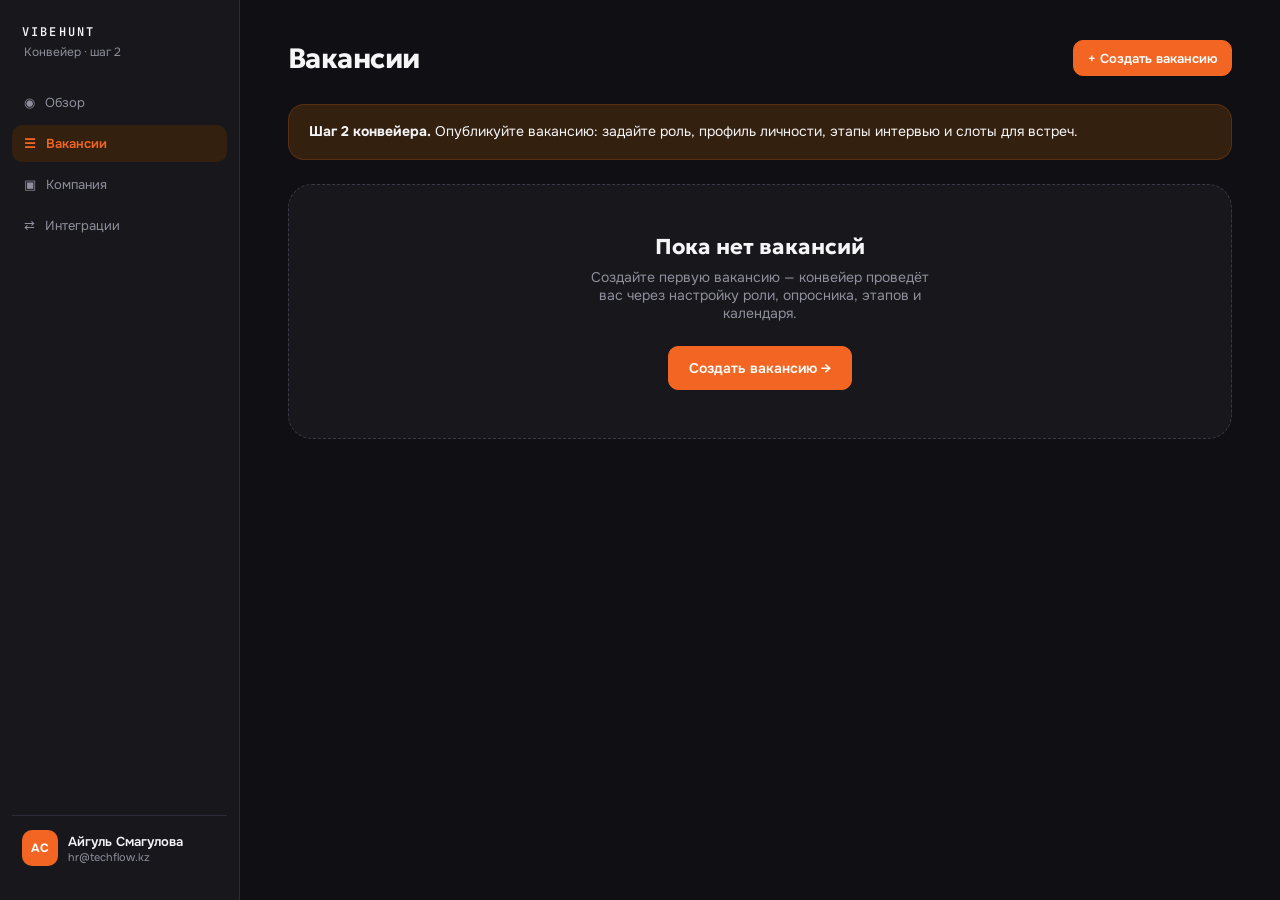
<file: PRDT/concepts/conveyor-step-2/prototype/index.html>
<!DOCTYPE html>
<html lang="ru" data-theme="dark">
<head>
  <meta charset="UTF-8">
  <meta name="viewport" content="width=device-width, initial-scale=1.0">
  <title>VibeHunt — Конвейер · Публикация вакансии</title>
  <link rel="preconnect" href="https://fonts.googleapis.com">
  <link rel="preconnect" href="https://fonts.gstatic.com" crossorigin>
  <link href="https://fonts.googleapis.com/css2?family=Geologica:wght@400;500;600;700;800&family=JetBrains+Mono:wght@400;500;600&family=Onest:wght@400;500;600;700;800&display=swap" rel="stylesheet">
  <meta name="theme-color" content="#101014">
  <link rel="stylesheet" href="style.css">
</head>
<body>
  <div class="app-root">
    <main class="screens">

      <!-- Vacancies list -->
      <section class="screen active" data-screen="vacancies">
        <div class="app-layout">
          <aside class="sidebar">
            <div class="sidebar-brand">
              <span class="wordmark wordmark-sm">VIBEHUNT</span>
              <small>Конвейер · шаг 2</small>
            </div>
            <nav class="sidebar-nav">
              <button class="nav-item" type="button" disabled><span>◉</span> Обзор</button>
              <button class="nav-item active" data-nav="vacancies"><span>☰</span> Вакансии</button>
              <button class="nav-item" type="button" disabled><span>▣</span> Компания</button>
              <button class="nav-item" type="button" disabled><span>⇄</span> Интеграции</button>
            </nav>
            <div class="sidebar-user">
              <div class="avatar">АС</div>
              <div>
                <div class="user-name">Айгуль Смагулова</div>
                <div class="user-email">hr@techflow.kz</div>
              </div>
            </div>
          </aside>

          <div class="main-pane">
            <header class="page-header">
              <h1>Вакансии</h1>
              <button class="btn btn-primary btn-sm" data-nav="wizard-role">+ Создать вакансию</button>
            </header>

            <div class="callout">
              <strong>Шаг 2 конвейера.</strong> Опубликуйте вакансию: задайте роль, профиль личности, этапы интервью и слоты для встреч.
            </div>

            <div id="vacancies-empty" class="empty-state">
              <h2>Пока нет вакансий</h2>
              <p>Создайте первую вакансию — конвейер проведёт вас через настройку роли, опросника, этапов и календаря.</p>
              <button class="btn btn-primary" data-nav="wizard-role">Создать вакансию →</button>
            </div>

            <div id="vacancy-list" class="hidden"></div>
          </div>
        </div>
      </section>

      <!-- Wizard: Role -->
      <section class="screen" data-screen="wizard-role">
        <div class="app-layout">
          <aside class="sidebar">
            <div class="sidebar-brand"><span class="wordmark wordmark-sm">VIBEHUNT</span><small>Конвейер · шаг 2</small></div>
            <nav class="sidebar-nav">
              <button class="nav-item" data-nav="vacancies"><span>☰</span> Вакансии</button>
            </nav>
            <div class="sidebar-user"><div class="avatar">АС</div><div><div class="user-name">Айгуль Смагулова</div></div></div>
          </aside>

          <div class="main-pane wizard-layout">
            <header class="page-header">
              <h1>Новая вакансия</h1>
              <button class="btn btn-ghost btn-sm theme-toggle" type="button" aria-label="Переключить тему">◐</button>
            </header>

            <div class="wizard-steps">
              <div class="wizard-step active" data-wizard-step="0">Роль</div>
              <div class="wizard-step" data-wizard-step="1">Профиль</div>
              <div class="wizard-step" data-wizard-step="2">Этапы</div>
              <div class="wizard-step" data-wizard-step="3">Календарь</div>
              <div class="wizard-step" data-wizard-step="4">Публикация</div>
            </div>

            <p class="section-label">Функционал роли</p>

            <div class="field">
              <label for="job-title">Название вакансии</label>
              <input type="text" id="job-title" placeholder="Product Manager">
            </div>
            <div class="field">
              <label for="job-role">Функционал и задачи</label>
              <textarea id="job-role" placeholder="Опишите зону ответственности, KPI и ключевые задачи на первые 90 дней…"></textarea>
              <p class="field-hint">Используется для мэтча кандидатов и AI-рекомендаций к интервью</p>
            </div>
            <div class="field">
              <label for="job-location">Локация / формат</label>
              <select id="job-location">
                <option value="remote">Удалённо</option>
                <option value="hybrid" selected>Гибрид · Алматы</option>
                <option value="office">Офис · Алматы</option>
              </select>
            </div>

            <div class="wizard-actions">
              <button class="btn btn-ghost" data-nav="vacancies">Отмена</button>
              <button class="btn btn-primary btn-full" data-nav="wizard-personality">Далее: профиль личности →</button>
            </div>
          </div>
        </div>
      </section>

      <!-- Wizard: Personality -->
      <section class="screen" data-screen="wizard-personality">
        <div class="app-layout">
          <aside class="sidebar">
            <div class="sidebar-brand"><span class="wordmark wordmark-sm">VIBEHUNT</span><small>Конвейер · шаг 2</small></div>
            <nav class="sidebar-nav"><button class="nav-item" data-nav="vacancies"><span>☰</span> Вакансии</button></nav>
            <div class="sidebar-user"><div class="avatar">АС</div><div><div class="user-name">Айгуль Смагулова</div></div></div>
          </aside>

          <div class="main-pane wizard-layout">
            <header class="page-header"><h1>Профиль личности</h1></header>

            <div class="wizard-steps">
              <div class="wizard-step done" data-wizard-step="0">Роль</div>
              <div class="wizard-step active" data-wizard-step="1">Профиль</div>
              <div class="wizard-step" data-wizard-step="2">Этапы</div>
              <div class="wizard-step" data-wizard-step="3">Календарь</div>
              <div class="wizard-step" data-wizard-step="4">Публикация</div>
            </div>

            <p class="section-label">Свой опросник · желаемый профиль кандидата</p>
            <p class="field-hint" style="margin-bottom:16px">Fit-score на шаге 3 будет считаться по совпадению профиля кандидата с выбранным опросником.</p>

            <div class="option-grid">
              <button class="option-card selected" type="button" data-personality="standard">
                <input type="radio" name="personality" checked>
                <div>
                  <strong>VibeHunt Standard</strong>
                  <p>12 шкал личности · подходит для большинства ролей · ~15 мин на прохождение</p>
                </div>
              </button>
              <button class="option-card" type="button" data-personality="leadership">
                <input type="radio" name="personality">
                <div>
                  <strong>Leadership Fit</strong>
                  <p>Акцент на управленческие компетенции · для team lead и C-level</p>
                </div>
              </button>
              <button class="option-card" type="button" data-personality="custom">
                <input type="radio" name="personality">
                <div>
                  <strong>Шаблон компании</strong>
                  <p>Свой опросник TechFlow KZ · настроен HRD</p>
                </div>
              </button>
            </div>

            <div class="wizard-actions">
              <button class="btn btn-ghost" data-nav="wizard-role">← Назад</button>
              <button class="btn btn-primary btn-full" data-nav="wizard-pipeline">Далее: этапы и согласования →</button>
            </div>
          </div>
        </div>
      </section>

      <!-- Wizard: Pipeline -->
      <section class="screen" data-screen="wizard-pipeline">
        <div class="app-layout">
          <aside class="sidebar">
            <div class="sidebar-brand"><span class="wordmark wordmark-sm">VIBEHUNT</span><small>Конвейер · шаг 2</small></div>
            <nav class="sidebar-nav"><button class="nav-item" data-nav="vacancies"><span>☰</span> Вакансии</button></nav>
            <div class="sidebar-user"><div class="avatar">АС</div><div><div class="user-name">Айгуль Смагулова</div></div></div>
          </aside>

          <div class="main-pane wizard-layout">
            <header class="page-header"><h1>Этапы и согласования</h1></header>

            <div class="wizard-steps">
              <div class="wizard-step done" data-wizard-step="0">Роль</div>
              <div class="wizard-step done" data-wizard-step="1">Профиль</div>
              <div class="wizard-step active" data-wizard-step="2">Этапы</div>
              <div class="wizard-step" data-wizard-step="3">Календарь</div>
              <div class="wizard-step" data-wizard-step="4">Публикация</div>
            </div>

            <p class="section-label">Количество этапов интервью</p>
            <div class="stage-counter">
              <button type="button" id="stage-minus" aria-label="Уменьшить">−</button>
              <span id="stage-count">2</span>
              <button type="button" id="stage-plus" aria-label="Увеличить">+</button>
              <span class="field-hint">По умолчанию 2, максимум 5</span>
            </div>

            <div id="stage-list" class="stage-list"></div>

            <p class="section-label">Участники согласования</p>
            <p class="field-hint" style="margin-bottom:12px">Кто подтверждает адженду и решение по каждому этапу</p>
            <div class="participant-chips">
              <button class="chip selected" type="button" data-participant="hr">HR</button>
              <button class="chip selected" type="button" data-participant="hm">Hiring manager</button>
              <button class="chip" type="button" data-participant="ceo">CEO</button>
            </div>

            <div class="wizard-actions">
              <button class="btn btn-ghost" data-nav="wizard-personality">← Назад</button>
              <button class="btn btn-primary btn-full" data-nav="wizard-calendar">Далее: календарь и слоты →</button>
            </div>
          </div>
        </div>
      </section>

      <!-- Wizard: Calendar -->
      <section class="screen" data-screen="wizard-calendar">
        <div class="app-layout">
          <aside class="sidebar">
            <div class="sidebar-brand"><span class="wordmark wordmark-sm">VIBEHUNT</span><small>Конвейер · шаг 2</small></div>
            <nav class="sidebar-nav"><button class="nav-item" data-nav="vacancies"><span>☰</span> Вакансии</button></nav>
            <div class="sidebar-user"><div class="avatar">АС</div><div><div class="user-name">Айгуль Смагулова</div></div></div>
          </aside>

          <div class="main-pane wizard-layout">
            <header class="page-header"><h1>Календарь и слоты</h1></header>

            <div class="wizard-steps">
              <div class="wizard-step done" data-wizard-step="0">Роль</div>
              <div class="wizard-step done" data-wizard-step="1">Профиль</div>
              <div class="wizard-step done" data-wizard-step="2">Этапы</div>
              <div class="wizard-step active" data-wizard-step="3">Календарь</div>
              <div class="wizard-step" data-wizard-step="4">Публикация</div>
            </div>

            <div class="calendar-card" id="calendar-pending">
              <div class="calendar-icon">📅</div>
              <div class="integration-body">
                <strong>Google Calendar</strong>
                <p>Синхронизация слотов для назначения интервью</p>
                <span class="status-tag">Не подключён</span>
              </div>
              <button class="btn btn-primary btn-sm" type="button" id="connect-calendar">Подключить</button>
            </div>

            <div class="calendar-card connected hidden" id="calendar-connected">
              <div class="calendar-icon">📅</div>
              <div class="integration-body">
                <strong>Google Calendar</strong>
                <p>hr@techflow.kz · синхронизировано</p>
                <span class="status-tag ok">✓ Connected</span>
              </div>
            </div>

            <p class="section-label">Свободные слоты на этой неделе</p>
            <p class="field-hint" style="margin-bottom:12px">Выберите окна, когда HR и участники могут проводить интервью</p>
            <div class="slots-grid">
              <button class="slot-chip" type="button" data-slot="Пн 10:00">Пн 10:00</button>
              <button class="slot-chip" type="button" data-slot="Пн 14:00">Пн 14:00</button>
              <button class="slot-chip selected" type="button" data-slot="Вт 11:00">Вт 11:00</button>
              <button class="slot-chip selected" type="button" data-slot="Вт 15:30">Вт 15:30</button>
              <button class="slot-chip" type="button" data-slot="Ср 10:00">Ср 10:00</button>
              <button class="slot-chip" type="button" data-slot="Чт 14:00">Чт 14:00</button>
              <button class="slot-chip" type="button" data-slot="Пт 11:00">Пт 11:00</button>
            </div>

            <div class="wizard-actions">
              <button class="btn btn-ghost" data-nav="wizard-pipeline">← Назад</button>
              <button class="btn btn-primary btn-full" data-nav="wizard-review">Далее: проверка →</button>
            </div>
          </div>
        </div>
      </section>

      <!-- Wizard: Review -->
      <section class="screen" data-screen="wizard-review">
        <div class="app-layout">
          <aside class="sidebar">
            <div class="sidebar-brand"><span class="wordmark wordmark-sm">VIBEHUNT</span><small>Конвейер · шаг 2</small></div>
            <nav class="sidebar-nav"><button class="nav-item" data-nav="vacancies"><span>☰</span> Вакансии</button></nav>
            <div class="sidebar-user"><div class="avatar">АС</div><div><div class="user-name">Айгуль Смагулова</div></div></div>
          </aside>

          <div class="main-pane wizard-layout">
            <header class="page-header"><h1>Проверка и публикация</h1></header>

            <div class="wizard-steps">
              <div class="wizard-step done" data-wizard-step="0">Роль</div>
              <div class="wizard-step done" data-wizard-step="1">Профиль</div>
              <div class="wizard-step done" data-wizard-step="2">Этапы</div>
              <div class="wizard-step done" data-wizard-step="3">Календарь</div>
              <div class="wizard-step active" data-wizard-step="4">Публикация</div>
            </div>

            <div class="review-block">
              <h3>Роль</h3>
              <p><strong id="review-title">—</strong></p>
              <p id="review-role" style="margin-top:6px;color:var(--vh-color-muted)">—</p>
            </div>
            <div class="review-block">
              <h3>Профиль личности</h3>
              <p id="review-personality">—</p>
            </div>
            <div class="review-block">
              <h3>Этапы интервью</h3>
              <p id="review-stages">—</p>
            </div>
            <div class="review-block">
              <h3>Участники согласования</h3>
              <p id="review-participants">—</p>
            </div>
            <div class="review-block">
              <h3>Календарь</h3>
              <p id="review-calendar">—</p>
            </div>

            <div class="callout" style="margin-top:20px">
              Вакансия будет опубликована на <strong>HeadHunter</strong> и станет доступна для мэтча кандидатов на шаге 3.
            </div>

            <div class="wizard-actions">
              <button class="btn btn-ghost" data-nav="wizard-calendar">← Назад</button>
              <button class="btn btn-primary btn-full" data-nav="published">Опубликовать на HH →</button>
            </div>
          </div>
        </div>
      </section>

      <!-- Published success -->
      <section class="screen" data-screen="published">
        <div class="app-layout">
          <aside class="sidebar">
            <div class="sidebar-brand"><span class="wordmark wordmark-sm">VIBEHUNT</span><small>Конвейер · шаг 2</small></div>
            <nav class="sidebar-nav">
              <button class="nav-item active" data-nav="vacancies"><span>☰</span> Вакансии</button>
            </nav>
            <div class="sidebar-user"><div class="avatar">АС</div><div><div class="user-name">Айгуль Смагулова</div></div></div>
          </aside>

          <div class="main-pane">
            <div class="success-panel">
              <div class="success-icon">✓</div>
              <h2>Вакансия опубликована</h2>
              <p>Конвейер готов к шагу 3 — назначение встречи с кандидатами из откликов и активного поиска HH.</p>
              <button class="btn btn-primary" data-nav="vacancies">К списку вакансий</button>
            </div>

            <div class="next-step-teaser" style="max-width:520px;margin:32px auto 0">
              <span class="next-label">Следующий шаг</span>
              <strong>3. Назначение встречи с кандидатом</strong>
              <p>Топ кандидаты · fit-score · вопросы и рекомендации к интервью</p>
            </div>
          </div>
        </div>
      </section>

    </main>
  </div>

  <script src="app.js"></script>
</body>
</html>
</file>
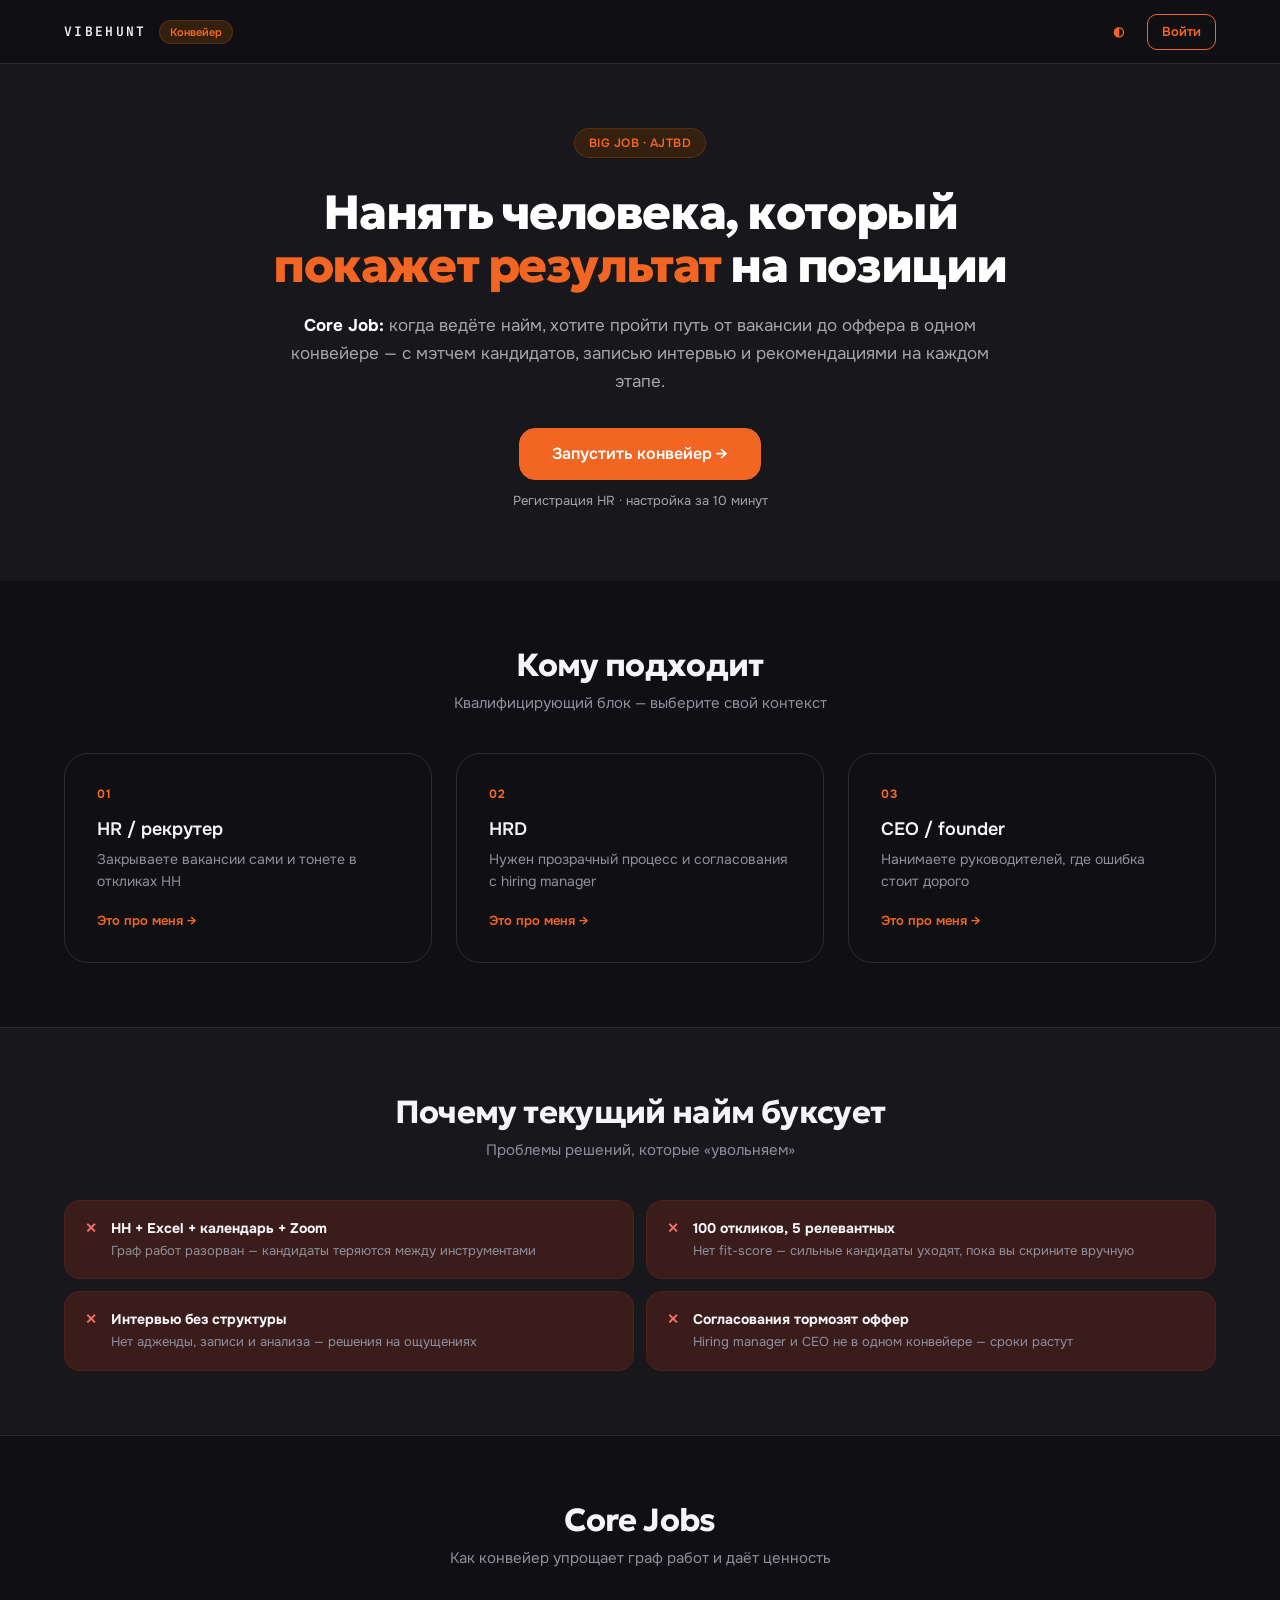
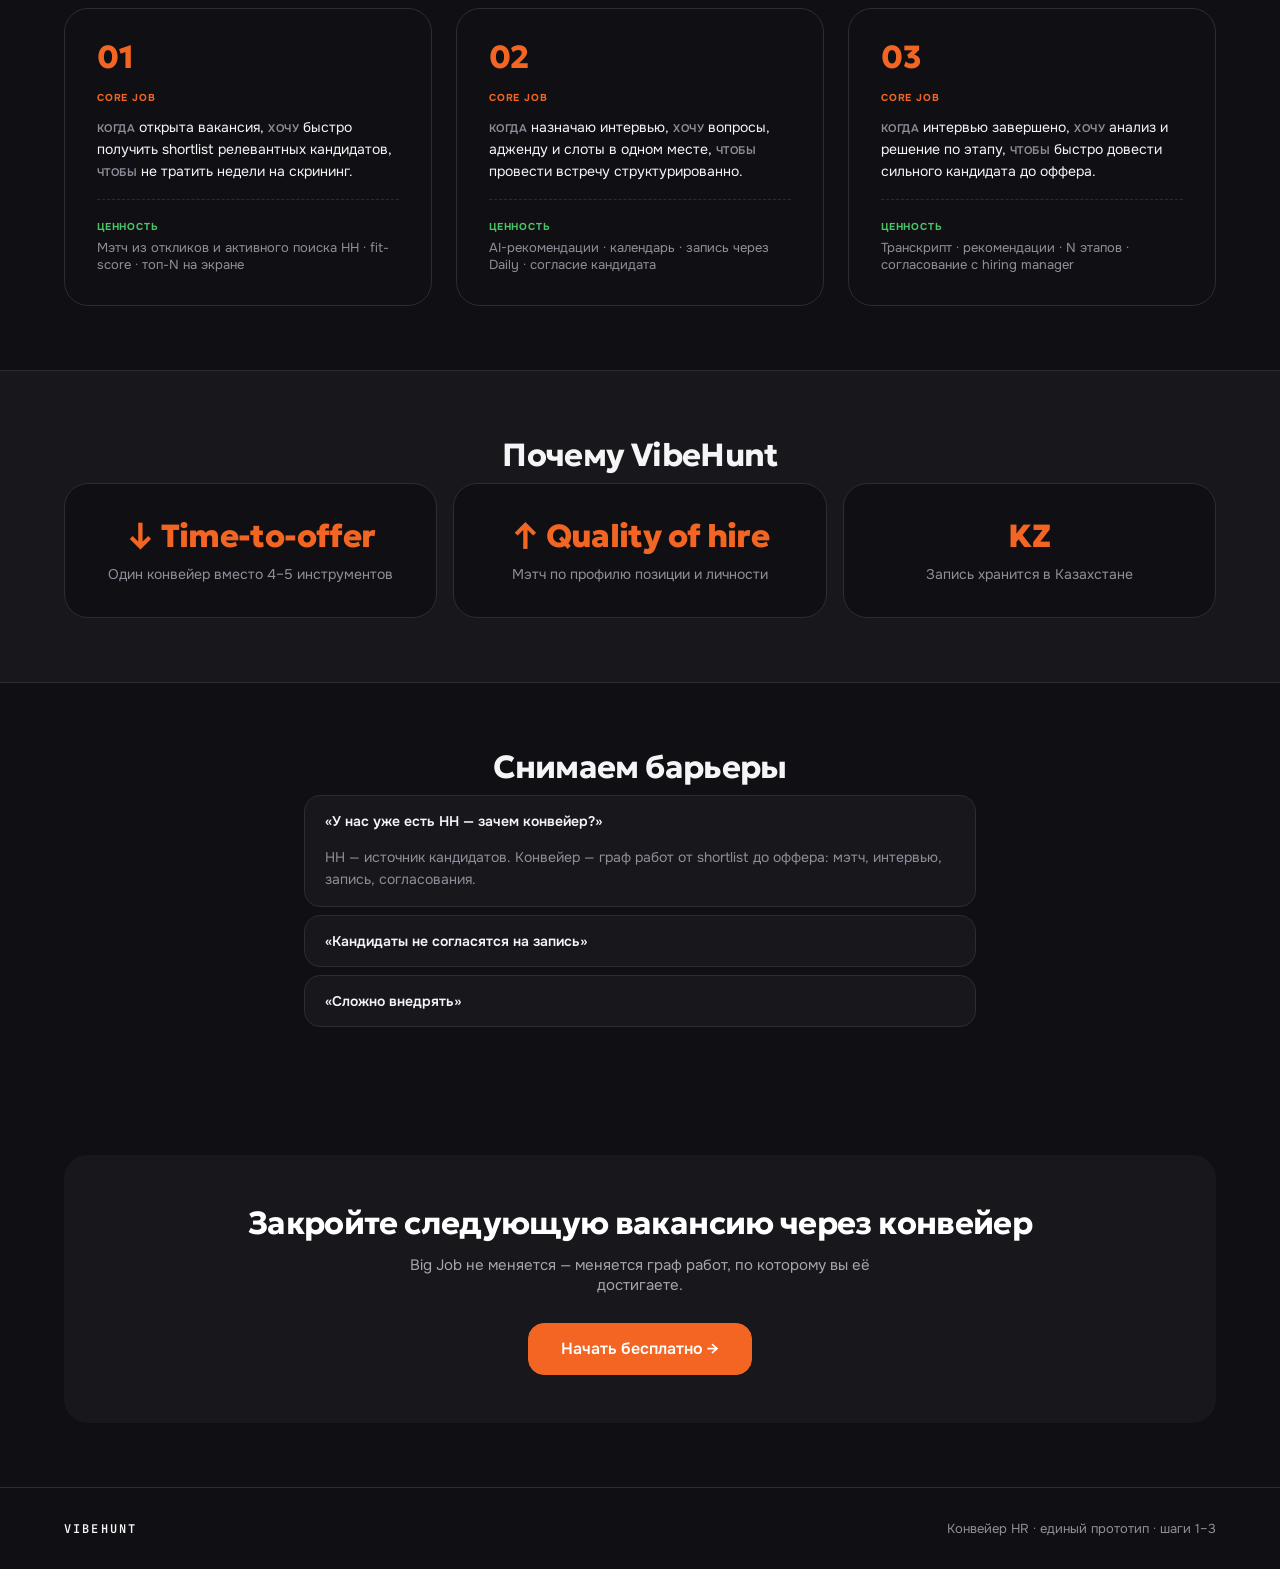
<file: PRDT/concepts/conveyor/prototype/index.html>
<!DOCTYPE html>
<html lang="ru" data-theme="dark">
<head>
  <meta charset="UTF-8">
  <meta name="viewport" content="width=device-width, initial-scale=1.0">
  <title>VibeHunt — Конвейер</title>
  <link rel="preconnect" href="https://fonts.googleapis.com">
  <link rel="preconnect" href="https://fonts.gstatic.com" crossorigin>
  <link href="https://fonts.googleapis.com/css2?family=Geologica:wght@400;500;600;700;800&family=JetBrains+Mono:wght@400;500;600&family=Onest:wght@400;500;600;700;800&display=swap" rel="stylesheet">
  <meta name="theme-color" content="#101014">
  <link rel="stylesheet" href="style.css">
</head>
<body>
  <div class="app-root">
    <main class="screens">

      <!-- Landing -->
      <section class="screen active" data-screen="home">
        <header class="topbar">
          <div class="topbar-inner">
            <a class="wordmark" href="#" data-nav="home">VIBEHUNT</a>
            <span class="product-badge">Конвейер</span>
            <div class="topbar-actions">
              <button class="btn btn-ghost btn-sm theme-toggle" type="button" aria-label="Переключить тему">◐</button>
              <button class="btn btn-outline btn-sm" data-nav="register">Войти</button>
            </div>
          </div>
        </header>

        <div class="landing">
          <section class="hero">
            <div class="container hero-inner">
              <p class="eyebrow">Big Job · AJTBD</p>
              <h1>Нанять человека, который <span class="text-accent">покажет результат</span> на позиции</h1>
              <p class="hero-lead">
                <strong>Core Job:</strong> когда ведёте найм, хотите пройти путь от вакансии до оффера в одном конвейере —
                с мэтчем кандидатов, записью интервью и рекомендациями на каждом этапе.
              </p>
              <div class="hero-actions">
                <button class="btn btn-primary btn-lg" data-nav="register">Запустить конвейер →</button>
                <span class="hero-note">Регистрация HR · настройка за 10 минут</span>
              </div>
            </div>
          </section>

          <section class="section">
            <div class="container">
              <h2 class="section-heading">Кому подходит</h2>
              <p class="section-desc">Квалифицирующий блок — выберите свой контекст</p>
              <div class="card-grid cols-3">
                <button class="card card-interactive" type="button" data-nav="register">
                  <span class="card-num">01</span>
                  <strong class="card-title">HR / рекрутер</strong>
                  <p class="card-body">Закрываете вакансии сами и тонете в откликах HH</p>
                  <span class="card-link">Это про меня →</span>
                </button>
                <button class="card card-interactive" type="button" data-nav="register">
                  <span class="card-num">02</span>
                  <strong class="card-title">HRD</strong>
                  <p class="card-body">Нужен прозрачный процесс и согласования с hiring manager</p>
                  <span class="card-link">Это про меня →</span>
                </button>
                <button class="card card-interactive" type="button" data-nav="register">
                  <span class="card-num">03</span>
                  <strong class="card-title">CEO / founder</strong>
                  <p class="card-body">Нанимаете руководителей, где ошибка стоит дорого</p>
                  <span class="card-link">Это про меня →</span>
                </button>
              </div>
            </div>
          </section>

          <section class="section section-surface">
            <div class="container">
              <h2 class="section-heading">Почему текущий найм буксует</h2>
              <p class="section-desc">Проблемы решений, которые «увольняем»</p>
              <ul class="pain-grid">
                <li class="pain-card">
                  <span class="pain-icon" aria-hidden="true">✕</span>
                  <div>
                    <strong>HH + Excel + календарь + Zoom</strong>
                    <p>Граф работ разорван — кандидаты теряются между инструментами</p>
                  </div>
                </li>
                <li class="pain-card">
                  <span class="pain-icon" aria-hidden="true">✕</span>
                  <div>
                    <strong>100 откликов, 5 релевантных</strong>
                    <p>Нет fit-score — сильные кандидаты уходят, пока вы скрините вручную</p>
                  </div>
                </li>
                <li class="pain-card">
                  <span class="pain-icon" aria-hidden="true">✕</span>
                  <div>
                    <strong>Интервью без структуры</strong>
                    <p>Нет адженды, записи и анализа — решения на ощущениях</p>
                  </div>
                </li>
                <li class="pain-card">
                  <span class="pain-icon" aria-hidden="true">✕</span>
                  <div>
                    <strong>Согласования тормозят оффер</strong>
                    <p>Hiring manager и CEO не в одном конвейере — сроки растут</p>
                  </div>
                </li>
              </ul>
            </div>
          </section>

          <section class="section">
            <div class="container">
              <h2 class="section-heading">Core Jobs</h2>
              <p class="section-desc">Как конвейер упрощает граф работ и даёт ценность</p>
              <div class="card-grid cols-3">
                <article class="card">
                  <span class="card-num-lg">01</span>
                  <span class="tag">Core Job</span>
                  <p class="job-story"><em>Когда</em> открыта вакансия, <em>хочу</em> быстро получить shortlist релевантных кандидатов, <em>чтобы</em> не тратить недели на скрининг.</p>
                  <div class="value-block">
                    <span class="value-label">Ценность</span>
                    <p>Мэтч из откликов и активного поиска HH · fit-score · топ-N на экране</p>
                  </div>
                </article>
                <article class="card">
                  <span class="card-num-lg">02</span>
                  <span class="tag">Core Job</span>
                  <p class="job-story"><em>Когда</em> назначаю интервью, <em>хочу</em> вопросы, адженду и слоты в одном месте, <em>чтобы</em> провести встречу структурированно.</p>
                  <div class="value-block">
                    <span class="value-label">Ценность</span>
                    <p>AI-рекомендации · календарь · запись через Daily · согласие кандидата</p>
                  </div>
                </article>
                <article class="card">
                  <span class="card-num-lg">03</span>
                  <span class="tag">Core Job</span>
                  <p class="job-story"><em>Когда</em> интервью завершено, <em>хочу</em> анализ и решение по этапу, <em>чтобы</em> быстро довести сильного кандидата до оффера.</p>
                  <div class="value-block">
                    <span class="value-label">Ценность</span>
                    <p>Транскрипт · рекомендации · N этапов · согласование с hiring manager</p>
                  </div>
                </article>
              </div>
            </div>
          </section>

          <section class="section section-surface">
            <div class="container">
              <h2 class="section-heading">Почему VibeHunt</h2>
              <div class="stat-grid">
                <div class="stat-card">
                  <strong class="stat-value">↓ Time-to-offer</strong>
                  <p>Один конвейер вместо 4–5 инструментов</p>
                </div>
                <div class="stat-card">
                  <strong class="stat-value">↑ Quality of hire</strong>
                  <p>Мэтч по профилю позиции и личности</p>
                </div>
                <div class="stat-card">
                  <strong class="stat-value">KZ</strong>
                  <p>Запись хранится в Казахстане</p>
                </div>
              </div>
            </div>
          </section>

          <section class="section">
            <div class="container narrow">
              <h2 class="section-heading">Снимаем барьеры</h2>
              <div class="faq-list">
                <details class="faq-item" open>
                  <summary>«У нас уже есть HH — зачем конвейер?»</summary>
                  <p>HH — источник кандидатов. Конвейер — граф работ от shortlist до оффера: мэтч, интервью, запись, согласования.</p>
                </details>
                <details class="faq-item">
                  <summary>«Кандидаты не согласятся на запись»</summary>
                  <p>Согласие при регистрации и перед каждой записью. Запись — в KZ, только для анализа и рекомендаций HR.</p>
                </details>
                <details class="faq-item">
                  <summary>«Сложно внедрять»</summary>
                  <p>Онбординг: регистрация → компания → HH. Дальше — одна вакансия и первый shortlist.</p>
                </details>
              </div>
            </div>
          </section>

          <section class="section">
            <div class="container">
              <div class="cta-panel">
                <h2>Закройте следующую вакансию через конвейер</h2>
                <p>Big Job не меняется — меняется граф работ, по которому вы её достигаете.</p>
                <button class="btn btn-primary btn-lg" data-nav="register">Начать бесплатно →</button>
              </div>
            </div>
          </section>

          <footer class="site-footer">
            <div class="container footer-inner">
              <span class="wordmark wordmark-sm">VIBEHUNT</span>
              <span class="footer-meta">Конвейер HR · единый прототип · шаги 1–3</span>
            </div>
          </footer>
        </div>
      </section>

      <!-- Register -->
      <section class="screen" data-screen="register">
        <header class="topbar">
          <div class="topbar-inner">
            <button class="btn btn-ghost btn-sm back-btn" data-nav="home">← На главную</button>
            <a class="wordmark" href="#" data-nav="home">VIBEHUNT</a>
            <div class="topbar-actions">
              <button class="btn btn-ghost btn-sm theme-toggle" type="button" aria-label="Переключить тему">◐</button>
            </div>
          </div>
        </header>

        <div class="auth-page">
          <div class="step-dots" aria-hidden="true"><span class="dot active"></span><span class="dot"></span></div>
          <h1>Регистрация HR</h1>
          <p class="auth-sub">Создайте аккаунт. Компанию и HH настраиваете в личном кабинете.</p>

          <div class="field">
            <label for="reg-name">Имя и фамилия</label>
            <input id="reg-name" type="text" placeholder="Айгуль Смагулова">
          </div>
          <div class="field">
            <label for="reg-email">Email</label>
            <input id="reg-email" type="email" placeholder="hr@company.kz">
          </div>
          <div class="field">
            <label for="reg-pass">Пароль</label>
            <input id="reg-pass" type="password" placeholder="••••••••">
          </div>

          <label class="consent-row">
            <input type="checkbox" checked>
            <span>Согласие на обработку данных и запись интервью (хранение в KZ)</span>
          </label>
          <label class="consent-row">
            <input type="checkbox" checked>
            <span>Принимаю условия сервиса VibeHunt</span>
          </label>

          <button class="btn btn-primary btn-full" data-nav="cabinet">Создать аккаунт</button>
        </div>
      </section>

      <!-- HR Cabinet -->
      <section class="screen" data-screen="cabinet">
        <div class="app-layout">
          <aside class="sidebar">
            <div class="sidebar-brand">
              <span class="wordmark wordmark-sm">VIBEHUNT</span>
              <small>Конвейер</small>
            </div>
            <nav class="sidebar-nav">
              <button class="nav-item active" data-nav="cabinet">
                <svg width="16" height="16" viewBox="0 0 18 18" fill="none" aria-hidden="true"><rect x="2.5" y="2.5" width="5.5" height="5.5" rx="1.5" stroke="currentColor" stroke-width="1.5"/><rect x="10" y="2.5" width="5.5" height="5.5" rx="1.5" stroke="currentColor" stroke-width="1.5"/><rect x="2.5" y="10" width="5.5" height="5.5" rx="1.5" stroke="currentColor" stroke-width="1.5"/><rect x="10" y="10" width="5.5" height="5.5" rx="1.5" stroke="currentColor" stroke-width="1.5"/></svg>
                Обзор
              </button>
              <button class="nav-item" data-nav="cabinet-company">
                <svg width="16" height="16" viewBox="0 0 18 18" fill="none" aria-hidden="true"><rect x="3" y="4" width="12" height="11" rx="1.5" stroke="currentColor" stroke-width="1.5"/><path d="M6 4V3a1 1 0 0 1 1-1h4a1 1 0 0 1 1 1v1" stroke="currentColor" stroke-width="1.5"/></svg>
                Компания
              </button>
              <button class="nav-item" data-nav="cabinet-integrations">
                <svg width="16" height="16" viewBox="0 0 18 18" fill="none" aria-hidden="true"><path d="M4 9h10M9 4v10" stroke="currentColor" stroke-width="1.5" stroke-linecap="round"/></svg>
                Интеграции
              </button>
              <button class="nav-item disabled" type="button" id="nav-vacancies" data-nav="vacancies">
                <svg width="16" height="16" viewBox="0 0 18 18" fill="none" aria-hidden="true"><path d="M3 5h12M3 9h12M3 13h8" stroke="currentColor" stroke-width="1.5" stroke-linecap="round"/></svg>
                Вакансии
              </button>
            </nav>
            <div class="sidebar-user">
              <div class="avatar">АС</div>
              <div>
                <div class="user-name">Айгуль Смагулова</div>
                <div class="user-email">hr@company.kz</div>
              </div>
            </div>
          </aside>

          <div class="main-pane">
            <header class="page-header">
              <h1>Личный кабинет</h1>
              <span class="status-pill" id="setup-badge">Настройка: 0 / 2</span>
            </header>

            <div class="callout">
              <strong>Добро пожаловать в VibeHunt!</strong> Заполните профиль компании и подключите HeadHunter, чтобы запустить конвейер.
            </div>

            <div class="checklist">
              <button class="checklist-item" data-nav="cabinet-company">
                <span class="check empty" id="check-company">○</span>
                <div>
                  <strong>Информация о компании</strong>
                  <p>Название, отрасль, размер команды</p>
                </div>
                <span class="chevron">›</span>
              </button>
              <button class="checklist-item" data-nav="cabinet-integrations">
                <span class="check empty" id="check-hh">○</span>
                <div>
                  <strong>Подключить HeadHunter</strong>
                  <p>Отклики и активный поиск</p>
                </div>
                <span class="chevron">›</span>
              </button>
            </div>

            <div class="callout hidden" id="setup-ready-callout" style="margin-top:16px">
              <strong>Онбординг завершён!</strong> Переходите к публикации первой вакансии.
              <div style="margin-top:12px">
                <button class="btn btn-primary btn-sm" type="button" data-nav="vacancies">Перейти к вакансиям →</button>
              </div>
            </div>

            <div class="next-step-teaser">
              <span class="next-label">Следующий шаг конвейера</span>
              <strong>2. Публикация вакансии</strong>
              <p id="next-step-hint">Завершите настройку компании и HeadHunter</p>
              <button class="btn btn-ghost btn-sm" type="button" id="next-step-btn" data-nav="vacancies" disabled style="margin-top:12px">Создать вакансию →</button>
            </div>
          </div>
        </div>
      </section>

      <!-- Company -->
      <section class="screen" data-screen="cabinet-company">
        <div class="app-layout">
          <aside class="sidebar">
            <div class="sidebar-brand">
              <span class="wordmark wordmark-sm">VIBEHUNT</span>
              <small>Конвейер</small>
            </div>
            <nav class="sidebar-nav">
              <button class="nav-item" data-nav="cabinet">
                <svg width="16" height="16" viewBox="0 0 18 18" fill="none" aria-hidden="true"><rect x="2.5" y="2.5" width="5.5" height="5.5" rx="1.5" stroke="currentColor" stroke-width="1.5"/><rect x="10" y="2.5" width="5.5" height="5.5" rx="1.5" stroke="currentColor" stroke-width="1.5"/><rect x="2.5" y="10" width="5.5" height="5.5" rx="1.5" stroke="currentColor" stroke-width="1.5"/><rect x="10" y="10" width="5.5" height="5.5" rx="1.5" stroke="currentColor" stroke-width="1.5"/></svg>
                Обзор
              </button>
              <button class="nav-item active" data-nav="cabinet-company">
                <svg width="16" height="16" viewBox="0 0 18 18" fill="none" aria-hidden="true"><rect x="3" y="4" width="12" height="11" rx="1.5" stroke="currentColor" stroke-width="1.5"/><path d="M6 4V3a1 1 0 0 1 1-1h4a1 1 0 0 1 1 1v1" stroke="currentColor" stroke-width="1.5"/></svg>
                Компания
              </button>
              <button class="nav-item" data-nav="cabinet-integrations">
                <svg width="16" height="16" viewBox="0 0 18 18" fill="none" aria-hidden="true"><path d="M4 9h10M9 4v10" stroke="currentColor" stroke-width="1.5" stroke-linecap="round"/></svg>
                Интеграции
              </button>
              <button class="nav-item disabled" type="button" data-nav="vacancies">
                <svg width="16" height="16" viewBox="0 0 18 18" fill="none" aria-hidden="true"><path d="M3 5h12M3 9h12M3 13h8" stroke="currentColor" stroke-width="1.5" stroke-linecap="round"/></svg>
                Вакансии
              </button>
            </nav>
            <div class="sidebar-user">
              <div class="avatar">АС</div>
              <div><div class="user-name">Айгуль Смагулова</div></div>
            </div>
          </aside>

          <div class="main-pane">
            <header class="page-header"><h1>Компания</h1></header>

            <div class="form-page">
              <div class="field">
                <label for="company-name">Название компании</label>
                <input type="text" id="company-name" placeholder="TechFlow KZ">
              </div>
              <div class="field">
                <label for="company-industry">Отрасль</label>
                <select id="company-industry">
                  <option value="">Выберите отрасль</option>
                  <option value="it">IT / SaaS</option>
                  <option value="fintech">FinTech</option>
                  <option value="retail">Retail / E-commerce</option>
                  <option value="production">Производство</option>
                  <option value="services">Услуги</option>
                  <option value="other">Другое</option>
                </select>
              </div>
              <div class="field">
                <label for="company-size">Размер команды</label>
                <select id="company-size">
                  <option value="">Выберите размер</option>
                  <option value="1-10">1–10 человек</option>
                  <option value="11-50">11–50 человек</option>
                  <option value="51-200">51–200 человек</option>
                  <option value="201-500">201–500 человек</option>
                  <option value="500+">500+ человек</option>
                </select>
              </div>
              <div class="field">
                <label for="company-site">Сайт</label>
                <input type="url" id="company-site" placeholder="https://company.kz">
              </div>

              <button class="btn btn-primary" type="button" id="save-company">Сохранить</button>
              <p class="save-toast hidden" id="company-saved">✓ Сохранено</p>
            </div>
          </div>
        </div>
      </section>

      <!-- Integrations -->
      <section class="screen" data-screen="cabinet-integrations">
        <div class="app-layout">
          <aside class="sidebar">
            <div class="sidebar-brand">
              <span class="wordmark wordmark-sm">VIBEHUNT</span>
              <small>Конвейер</small>
            </div>
            <nav class="sidebar-nav">
              <button class="nav-item" data-nav="cabinet">
                <svg width="16" height="16" viewBox="0 0 18 18" fill="none" aria-hidden="true"><rect x="2.5" y="2.5" width="5.5" height="5.5" rx="1.5" stroke="currentColor" stroke-width="1.5"/><rect x="10" y="2.5" width="5.5" height="5.5" rx="1.5" stroke="currentColor" stroke-width="1.5"/><rect x="2.5" y="10" width="5.5" height="5.5" rx="1.5" stroke="currentColor" stroke-width="1.5"/><rect x="10" y="10" width="5.5" height="5.5" rx="1.5" stroke="currentColor" stroke-width="1.5"/></svg>
                Обзор
              </button>
              <button class="nav-item" data-nav="cabinet-company">
                <svg width="16" height="16" viewBox="0 0 18 18" fill="none" aria-hidden="true"><rect x="3" y="4" width="12" height="11" rx="1.5" stroke="currentColor" stroke-width="1.5"/><path d="M6 4V3a1 1 0 0 1 1-1h4a1 1 0 0 1 1 1v1" stroke="currentColor" stroke-width="1.5"/></svg>
                Компания
              </button>
              <button class="nav-item active" data-nav="cabinet-integrations">
                <svg width="16" height="16" viewBox="0 0 18 18" fill="none" aria-hidden="true"><path d="M4 9h10M9 4v10" stroke="currentColor" stroke-width="1.5" stroke-linecap="round"/></svg>
                Интеграции
              </button>
              <button class="nav-item disabled" type="button" data-nav="vacancies">
                <svg width="16" height="16" viewBox="0 0 18 18" fill="none" aria-hidden="true"><path d="M3 5h12M3 9h12M3 13h8" stroke="currentColor" stroke-width="1.5" stroke-linecap="round"/></svg>
                Вакансии
              </button>
            </nav>
            <div class="sidebar-user">
              <div class="avatar">АС</div>
              <div><div class="user-name">Айгуль Смагулова</div></div>
            </div>
          </aside>

          <div class="main-pane">
            <header class="page-header"><h1>Интеграции</h1></header>

            <div class="integration-card" id="hh-pending">
              <div class="integration-logo hh">hh</div>
              <div class="integration-body">
                <strong>HeadHunter</strong>
                <p>Отклики, активный поиск, публикация вакансий</p>
                <span class="status-tag">Не подключён</span>
              </div>
              <button class="btn btn-primary btn-sm" type="button" id="hh-connect">Подключить</button>
            </div>

            <div class="integration-card connected hidden" id="hh-connected">
              <div class="integration-logo hh">hh</div>
              <div class="integration-body">
                <strong>HeadHunter</strong>
                <p>hr@techflow.kz</p>
                <span class="status-tag ok">✓ Verified</span>
              </div>
            </div>

            <ul class="scope-list">
              <li>Чтение откликов на вакансии</li>
              <li>Активный поиск резюме</li>
              <li>Публикация вакансий (шаг 2 конвейера)</li>
            </ul>
          </div>
        </div>
      </section>

<!-- Vacancies list -->
      <section class="screen" data-screen="vacancies">
        <div class="app-layout">
          <aside class="sidebar">
            <div class="sidebar-brand">
              <span class="wordmark wordmark-sm">VIBEHUNT</span>
              <small>Конвейер</small>
            </div>
            <nav class="sidebar-nav">
              <button class="nav-item" type="button" disabled><span>◉</span> Обзор</button>
              <button class="nav-item active" data-nav="vacancies"><span>☰</span> Вакансии</button>
              <button class="nav-item disabled hidden" type="button" id="nav-candidates" data-nav="candidates"><span>◎</span> Кандидаты</button>
              <button class="nav-item" type="button" disabled><span>▣</span> Компания</button>
              <button class="nav-item" type="button" disabled><span>⇄</span> Интеграции</button>
            </nav>
            <div class="sidebar-user">
              <div class="avatar">АС</div>
              <div>
                <div class="user-name">Айгуль Смагулова</div>
                <div class="user-email">hr@techflow.kz</div>
              </div>
            </div>
          </aside>

          <div class="main-pane">
            <header class="page-header">
              <h1>Вакансии</h1>
              <button class="btn btn-primary btn-sm" data-nav="wizard-role">+ Создать вакансию</button>
            </header>

            <div class="callout">
              <strong>Шаг 2.</strong> Опубликуйте вакансию: задайте роль, профиль личности, этапы интервью и слоты для встреч.
            </div>

            <div id="vacancies-empty" class="empty-state">
              <h2>Пока нет вакансий</h2>
              <p>Создайте первую вакансию — конвейер проведёт вас через настройку роли, опросника, этапов и календаря.</p>
              <button class="btn btn-primary" data-nav="wizard-role">Создать вакансию →</button>
            </div>

            <div id="vacancy-list" class="hidden"></div>
          </div>
        </div>
      </section>

      <!-- Wizard: Role -->
      <section class="screen" data-screen="wizard-role">
        <div class="app-layout">
          <aside class="sidebar">
            <div class="sidebar-brand"><span class="wordmark wordmark-sm">VIBEHUNT</span><small>Конвейер</small></div>
            <nav class="sidebar-nav">
              <button class="nav-item" data-nav="vacancies"><span>☰</span> Вакансии</button>
            </nav>
            <div class="sidebar-user"><div class="avatar">АС</div><div><div class="user-name">Айгуль Смагулова</div></div></div>
          </aside>

          <div class="main-pane wizard-layout">
            <header class="page-header">
              <h1>Новая вакансия</h1>
              <button class="btn btn-ghost btn-sm theme-toggle" type="button" aria-label="Переключить тему">◐</button>
            </header>

            <div class="wizard-steps">
              <div class="wizard-step active" data-wizard-step="0">Роль</div>
              <div class="wizard-step" data-wizard-step="1">Профиль</div>
              <div class="wizard-step" data-wizard-step="2">Этапы</div>
              <div class="wizard-step" data-wizard-step="3">Календарь</div>
              <div class="wizard-step" data-wizard-step="4">Публикация</div>
            </div>

            <p class="section-label">Функционал роли</p>

            <div class="field">
              <label for="job-title">Название вакансии</label>
              <input type="text" id="job-title" placeholder="Product Manager">
            </div>
            <div class="field">
              <label for="job-role">Функционал и задачи</label>
              <textarea id="job-role" placeholder="Опишите зону ответственности, KPI и ключевые задачи на первые 90 дней…"></textarea>
              <p class="field-hint">Используется для мэтча кандидатов и AI-рекомендаций к интервью</p>
            </div>
            <div class="field">
              <label for="job-location">Локация / формат</label>
              <select id="job-location">
                <option value="remote">Удалённо</option>
                <option value="hybrid" selected>Гибрид · Алматы</option>
                <option value="office">Офис · Алматы</option>
              </select>
            </div>

            <div class="wizard-actions">
              <button class="btn btn-ghost" data-nav="vacancies">Отмена</button>
              <button class="btn btn-primary btn-full" data-nav="wizard-personality">Далее: профиль личности →</button>
            </div>
          </div>
        </div>
      </section>

      <!-- Wizard: Personality -->
      <section class="screen" data-screen="wizard-personality">
        <div class="app-layout">
          <aside class="sidebar">
            <div class="sidebar-brand"><span class="wordmark wordmark-sm">VIBEHUNT</span><small>Конвейер</small></div>
            <nav class="sidebar-nav"><button class="nav-item" data-nav="vacancies"><span>☰</span> Вакансии</button></nav>
            <div class="sidebar-user"><div class="avatar">АС</div><div><div class="user-name">Айгуль Смагулова</div></div></div>
          </aside>

          <div class="main-pane wizard-layout">
            <header class="page-header"><h1>Профиль личности</h1></header>

            <div class="wizard-steps">
              <div class="wizard-step done" data-wizard-step="0">Роль</div>
              <div class="wizard-step active" data-wizard-step="1">Профиль</div>
              <div class="wizard-step" data-wizard-step="2">Этапы</div>
              <div class="wizard-step" data-wizard-step="3">Календарь</div>
              <div class="wizard-step" data-wizard-step="4">Публикация</div>
            </div>

            <p class="section-label">Свой опросник · желаемый профиль кандидата</p>
            <p class="field-hint" style="margin-bottom:16px">Fit-score на шаге 3 будет считаться по совпадению профиля кандидата с выбранным опросником.</p>

            <div class="option-grid">
              <button class="option-card selected" type="button" data-personality="standard">
                <input type="radio" name="personality" checked>
                <div>
                  <strong>VibeHunt Standard</strong>
                  <p>12 шкал личности · подходит для большинства ролей · ~15 мин на прохождение</p>
                </div>
              </button>
              <button class="option-card" type="button" data-personality="leadership">
                <input type="radio" name="personality">
                <div>
                  <strong>Leadership Fit</strong>
                  <p>Акцент на управленческие компетенции · для team lead и C-level</p>
                </div>
              </button>
              <button class="option-card" type="button" data-personality="custom">
                <input type="radio" name="personality">
                <div>
                  <strong>Шаблон компании</strong>
                  <p>Свой опросник TechFlow KZ · настроен HRD</p>
                </div>
              </button>
            </div>

            <div class="wizard-actions">
              <button class="btn btn-ghost" data-nav="wizard-role">← Назад</button>
              <button class="btn btn-primary btn-full" data-nav="wizard-pipeline">Далее: этапы и согласования →</button>
            </div>
          </div>
        </div>
      </section>

      <!-- Wizard: Pipeline -->
      <section class="screen" data-screen="wizard-pipeline">
        <div class="app-layout">
          <aside class="sidebar">
            <div class="sidebar-brand"><span class="wordmark wordmark-sm">VIBEHUNT</span><small>Конвейер</small></div>
            <nav class="sidebar-nav"><button class="nav-item" data-nav="vacancies"><span>☰</span> Вакансии</button></nav>
            <div class="sidebar-user"><div class="avatar">АС</div><div><div class="user-name">Айгуль Смагулова</div></div></div>
          </aside>

          <div class="main-pane wizard-layout">
            <header class="page-header"><h1>Этапы и согласования</h1></header>

            <div class="wizard-steps">
              <div class="wizard-step done" data-wizard-step="0">Роль</div>
              <div class="wizard-step done" data-wizard-step="1">Профиль</div>
              <div class="wizard-step active" data-wizard-step="2">Этапы</div>
              <div class="wizard-step" data-wizard-step="3">Календарь</div>
              <div class="wizard-step" data-wizard-step="4">Публикация</div>
            </div>

            <p class="section-label">Количество этапов интервью</p>
            <div class="stage-counter">
              <button type="button" id="stage-minus" aria-label="Уменьшить">−</button>
              <span id="stage-count">2</span>
              <button type="button" id="stage-plus" aria-label="Увеличить">+</button>
              <span class="field-hint">По умолчанию 2, максимум 5</span>
            </div>

            <div id="stage-list" class="stage-list"></div>

            <p class="section-label">Участники согласования</p>
            <p class="field-hint" style="margin-bottom:12px">Кто подтверждает адженду и решение по каждому этапу</p>
            <div class="participant-chips">
              <button class="chip selected" type="button" data-participant="hr">HR</button>
              <button class="chip selected" type="button" data-participant="hm">Hiring manager</button>
              <button class="chip" type="button" data-participant="ceo">CEO</button>
            </div>

            <div class="wizard-actions">
              <button class="btn btn-ghost" data-nav="wizard-personality">← Назад</button>
              <button class="btn btn-primary btn-full" data-nav="wizard-calendar">Далее: календарь и слоты →</button>
            </div>
          </div>
        </div>
      </section>

      <!-- Wizard: Calendar -->
      <section class="screen" data-screen="wizard-calendar">
        <div class="app-layout">
          <aside class="sidebar">
            <div class="sidebar-brand"><span class="wordmark wordmark-sm">VIBEHUNT</span><small>Конвейер</small></div>
            <nav class="sidebar-nav"><button class="nav-item" data-nav="vacancies"><span>☰</span> Вакансии</button></nav>
            <div class="sidebar-user"><div class="avatar">АС</div><div><div class="user-name">Айгуль Смагулова</div></div></div>
          </aside>

          <div class="main-pane wizard-layout">
            <header class="page-header"><h1>Календарь и слоты</h1></header>

            <div class="wizard-steps">
              <div class="wizard-step done" data-wizard-step="0">Роль</div>
              <div class="wizard-step done" data-wizard-step="1">Профиль</div>
              <div class="wizard-step done" data-wizard-step="2">Этапы</div>
              <div class="wizard-step active" data-wizard-step="3">Календарь</div>
              <div class="wizard-step" data-wizard-step="4">Публикация</div>
            </div>

            <div class="calendar-card" id="calendar-pending">
              <div class="calendar-icon">📅</div>
              <div class="integration-body">
                <strong>Google Calendar</strong>
                <p>Синхронизация слотов для назначения интервью</p>
                <span class="status-tag">Не подключён</span>
              </div>
              <button class="btn btn-primary btn-sm" type="button" id="connect-calendar">Подключить</button>
            </div>

            <div class="calendar-card connected hidden" id="calendar-connected">
              <div class="calendar-icon">📅</div>
              <div class="integration-body">
                <strong>Google Calendar</strong>
                <p>hr@techflow.kz · синхронизировано</p>
                <span class="status-tag ok">✓ Connected</span>
              </div>
            </div>

            <p class="section-label">Свободные слоты на этой неделе</p>
            <p class="field-hint" style="margin-bottom:12px">Выберите окна, когда HR и участники могут проводить интервью</p>
            <div class="slots-grid">
              <button class="slot-chip" type="button" data-slot="Пн 10:00">Пн 10:00</button>
              <button class="slot-chip" type="button" data-slot="Пн 14:00">Пн 14:00</button>
              <button class="slot-chip selected" type="button" data-slot="Вт 11:00">Вт 11:00</button>
              <button class="slot-chip selected" type="button" data-slot="Вт 15:30">Вт 15:30</button>
              <button class="slot-chip" type="button" data-slot="Ср 10:00">Ср 10:00</button>
              <button class="slot-chip" type="button" data-slot="Чт 14:00">Чт 14:00</button>
              <button class="slot-chip" type="button" data-slot="Пт 11:00">Пт 11:00</button>
            </div>

            <div class="wizard-actions">
              <button class="btn btn-ghost" data-nav="wizard-pipeline">← Назад</button>
              <button class="btn btn-primary btn-full" data-nav="wizard-review">Далее: проверка →</button>
            </div>
          </div>
        </div>
      </section>

      <!-- Wizard: Review -->
      <section class="screen" data-screen="wizard-review">
        <div class="app-layout">
          <aside class="sidebar">
            <div class="sidebar-brand"><span class="wordmark wordmark-sm">VIBEHUNT</span><small>Конвейер</small></div>
            <nav class="sidebar-nav"><button class="nav-item" data-nav="vacancies"><span>☰</span> Вакансии</button></nav>
            <div class="sidebar-user"><div class="avatar">АС</div><div><div class="user-name">Айгуль Смагулова</div></div></div>
          </aside>

          <div class="main-pane wizard-layout">
            <header class="page-header"><h1>Проверка и публикация</h1></header>

            <div class="wizard-steps">
              <div class="wizard-step done" data-wizard-step="0">Роль</div>
              <div class="wizard-step done" data-wizard-step="1">Профиль</div>
              <div class="wizard-step done" data-wizard-step="2">Этапы</div>
              <div class="wizard-step done" data-wizard-step="3">Календарь</div>
              <div class="wizard-step active" data-wizard-step="4">Публикация</div>
            </div>

            <div class="review-block">
              <h3>Роль</h3>
              <p><strong id="review-title">—</strong></p>
              <p id="review-role" style="margin-top:6px;color:var(--vh-color-muted)">—</p>
            </div>
            <div class="review-block">
              <h3>Профиль личности</h3>
              <p id="review-personality">—</p>
            </div>
            <div class="review-block">
              <h3>Этапы интервью</h3>
              <p id="review-stages">—</p>
            </div>
            <div class="review-block">
              <h3>Участники согласования</h3>
              <p id="review-participants">—</p>
            </div>
            <div class="review-block">
              <h3>Календарь</h3>
              <p id="review-calendar">—</p>
            </div>

            <div class="callout" style="margin-top:20px">
              Вакансия будет опубликована на <strong>HeadHunter</strong> и станет доступна для мэтча кандидатов на шаге 3.
            </div>

            <div class="wizard-actions">
              <button class="btn btn-ghost" data-nav="wizard-calendar">← Назад</button>
              <button class="btn btn-primary btn-full" data-nav="published">Опубликовать на HH →</button>
            </div>
          </div>
        </div>
      </section>

      <!-- Published success -->
      <section class="screen" data-screen="published">
        <div class="app-layout">
          <aside class="sidebar">
            <div class="sidebar-brand"><span class="wordmark wordmark-sm">VIBEHUNT</span><small>Конвейер</small></div>
            <nav class="sidebar-nav">
              <button class="nav-item active" data-nav="vacancies"><span>☰</span> Вакансии</button>
            </nav>
            <div class="sidebar-user"><div class="avatar">АС</div><div><div class="user-name">Айгуль Смагулова</div></div></div>
          </aside>

          <div class="main-pane">
            <div class="success-panel">
              <div class="success-icon">✓</div>
              <h2>Вакансия опубликована</h2>
              <p>Конвейер готов к шагу 3 — назначение встречи с кандидатами из откликов и активного поиска HH.</p>
              <button class="btn btn-primary" data-nav="candidates">Перейти к кандидатам →</button>
            </div>

            <div class="next-step-teaser" style="max-width:520px;margin:32px auto 0">
              <span class="next-label">Следующий шаг</span>
              <strong>3. Назначение встречи с кандидатом</strong>
              <p>Топ кандидаты · fit-score · вопросы и рекомендации к интервью</p>
              <button class="btn btn-primary btn-sm" type="button" data-nav="candidates" style="margin-top:12px">Перейти к кандидатам →</button>
            </div>
          </div>
        </div>
      </section>

      <!-- Step 3: Candidates shortlist -->
      <section class="screen" data-screen="candidates">
        <div class="app-layout">
          <aside class="sidebar">
            <div class="sidebar-brand"><span class="wordmark wordmark-sm">VIBEHUNT</span><small>Конвейер · шаг 3</small></div>
            <nav class="sidebar-nav">
              <button class="nav-item" data-nav="vacancies"><span>☰</span> Вакансии</button>
              <button class="nav-item active" data-nav="candidates"><span>◎</span> Кандидаты</button>
            </nav>
            <div class="sidebar-user"><div class="avatar">АС</div><div><div class="user-name">Айгуль Смагулова</div></div></div>
          </aside>
          <div class="main-pane">
            <header class="page-header">
              <h1>Кандидаты</h1>
              <span class="status-pill done" id="candidates-vacancy-title">Product Manager</span>
            </header>
            <div class="callout">
              <strong>Шаг 3.</strong> Shortlist из откликов и активного поиска HH · fit-score по профилю личности и роли.
            </div>
            <div class="stats-row">
              <div class="stat-mini"><strong>12</strong><span>откликов HH</span></div>
              <div class="stat-mini"><strong>3</strong><span>в топ-мэтче</span></div>
              <div class="stat-mini"><strong>48ч</strong><span>time-to-first-interview</span></div>
            </div>
            <p class="section-label">Топ кандидаты</p>
            <div class="candidate-list" id="candidate-list"></div>
          </div>
        </div>
      </section>

      <!-- Step 3: Candidate detail -->
      <section class="screen" data-screen="candidate-detail">
        <div class="app-layout">
          <aside class="sidebar">
            <div class="sidebar-brand"><span class="wordmark wordmark-sm">VIBEHUNT</span><small>Конвейер · шаг 3</small></div>
            <nav class="sidebar-nav">
              <button class="nav-item" data-nav="candidates"><span>◎</span> Кандидаты</button>
            </nav>
            <div class="sidebar-user"><div class="avatar">АС</div><div><div class="user-name">Айгуль Смагулова</div></div></div>
          </aside>
          <div class="main-pane wizard-layout">
            <header class="page-header">
              <button class="btn btn-ghost btn-sm" data-nav="candidates">← К shortlist</button>
            </header>
            <div style="display:flex;align-items:center;gap:16px;margin-bottom:20px">
              <div class="candidate-avatar" id="detail-avatar" style="width:56px;height:56px;font-size:18px">АК</div>
              <div>
                <h1 id="detail-name" style="font-family:var(--vh-font-display);font-size:1.5rem;font-weight:700">—</h1>
                <p id="detail-title" style="color:var(--vh-color-muted);font-size:14px">—</p>
              </div>
              <div class="fit-badge" style="margin-left:auto">
                <span class="fit-score high" id="detail-fit">—</span>
                <span class="fit-label">fit-score</span>
              </div>
            </div>
            <p class="section-label">Совпадение с профилем позиции</p>
            <div class="match-tags" id="detail-tags"></div>
            <div class="review-block">
              <h3>Источник</h3>
              <p id="detail-source">—</p>
            </div>
            <div class="wizard-actions">
              <button class="btn btn-primary btn-full" data-nav="interview-prep">Подготовить интервью →</button>
            </div>
          </div>
        </div>
      </section>

      <!-- Step 3: Interview prep -->
      <section class="screen" data-screen="interview-prep">
        <div class="app-layout">
          <aside class="sidebar">
            <div class="sidebar-brand"><span class="wordmark wordmark-sm">VIBEHUNT</span><small>Конвейер · шаг 3</small></div>
            <nav class="sidebar-nav">
              <button class="nav-item" data-nav="candidates"><span>◎</span> Кандидаты</button>
            </nav>
            <div class="sidebar-user"><div class="avatar">АС</div><div><div class="user-name">Айгуль Смагулова</div></div></div>
          </aside>
          <div class="main-pane wizard-layout">
            <header class="page-header"><h1>Подготовка интервью</h1></header>
            <p class="section-label">Этап 1 · <span id="prep-stage-name">Скрининг HR</span></p>
            <div class="ai-tip">
              <strong>AI-рекомендации</strong>
              <span id="prep-ai-tip">Кандидат сильный в стратегии — уточните опыт запуска продуктов с нуля и работу с метриками удержания.</span>
            </div>
            <p class="section-label">Рекомендуемая адженда</p>
            <ul class="agenda-list" id="prep-agenda">
              <li><span class="agenda-num">01</span> Опыт и мотивация — почему Product Manager, почему сейчас</li>
              <li><span class="agenda-num">02</span> Кейс: запуск фичи от идеи до метрик</li>
              <li><span class="agenda-num">03</span> Работа с командой и стейкхолдерами</li>
              <li><span class="agenda-num">04</span> Вопросы кандидата · следующие шаги</li>
            </ul>
            <div class="wizard-actions">
              <button class="btn btn-ghost" data-nav="candidate-detail">← Назад</button>
              <button class="btn btn-primary btn-full" data-nav="meeting-schedule">Назначить встречу →</button>
            </div>
          </div>
        </div>
      </section>

      <!-- Step 3: Schedule meeting -->
      <section class="screen" data-screen="meeting-schedule">
        <div class="app-layout">
          <aside class="sidebar">
            <div class="sidebar-brand"><span class="wordmark wordmark-sm">VIBEHUNT</span><small>Конвейер · шаг 3</small></div>
            <nav class="sidebar-nav">
              <button class="nav-item" data-nav="candidates"><span>◎</span> Кандидаты</button>
            </nav>
            <div class="sidebar-user"><div class="avatar">АС</div><div><div class="user-name">Айгуль Смагулова</div></div></div>
          </aside>
          <div class="main-pane wizard-layout">
            <header class="page-header"><h1>Назначить встречу</h1></header>
            <div class="review-block">
              <h3>Кандидат</h3>
              <p><strong id="schedule-candidate">—</strong></p>
            </div>
            <div class="review-block">
              <h3>Адженда</h3>
              <p id="schedule-agenda" style="font-size:13px;color:var(--vh-color-muted)">Скрининг HR · 4 блока · запись с согласия</p>
            </div>
            <p class="section-label">Слот из календаря</p>
            <div class="slots-grid" id="schedule-slots"></div>
            <label class="consent-row" style="margin-top:20px">
              <input type="checkbox" checked>
              <span>Кандидат получит письмо с согласием на запись интервью (хранение в KZ)</span>
            </label>
            <div class="wizard-actions">
              <button class="btn btn-ghost" data-nav="interview-prep">← Назад</button>
              <button class="btn btn-primary btn-full" data-nav="meeting-done">Подтвердить встречу →</button>
            </div>
          </div>
        </div>
      </section>

      <!-- Step 3: Meeting scheduled -->
      <section class="screen" data-screen="meeting-done">
        <div class="app-layout">
          <aside class="sidebar">
            <div class="sidebar-brand"><span class="wordmark wordmark-sm">VIBEHUNT</span><small>Конвейер · шаг 3</small></div>
            <nav class="sidebar-nav">
              <button class="nav-item active" data-nav="candidates"><span>◎</span> Кандидаты</button>
            </nav>
            <div class="sidebar-user"><div class="avatar">АС</div><div><div class="user-name">Айгуль Смагулова</div></div></div>
          </aside>
          <div class="main-pane">
            <div class="success-panel">
              <div class="success-icon">✓</div>
              <h2>Встреча назначена</h2>
              <p id="meeting-done-summary">Алмас Касымов · Вт 11:00 · Скрининг HR</p>
              <p style="font-size:13px;color:var(--vh-color-muted);margin-bottom:24px">Кандидат получит приглашение и запрос согласия на запись. Daily.co создаст комнату с записью в KZ.</p>
              <button class="btn btn-primary" data-nav="candidates">К кандидатам</button>
            </div>
            <div class="next-step-teaser" style="max-width:520px;margin:32px auto 0">
              <span class="next-label">Следующий шаг</span>
              <strong>4. Проведение интервью</strong>
              <p>Напоминание · ссылка Daily · запись · анализ и решение по этапу</p>
            </div>
          </div>
        </div>
      </section>


    </main>
  </div>

  <script src="app.js"></script>
</body>
</html>
</file>
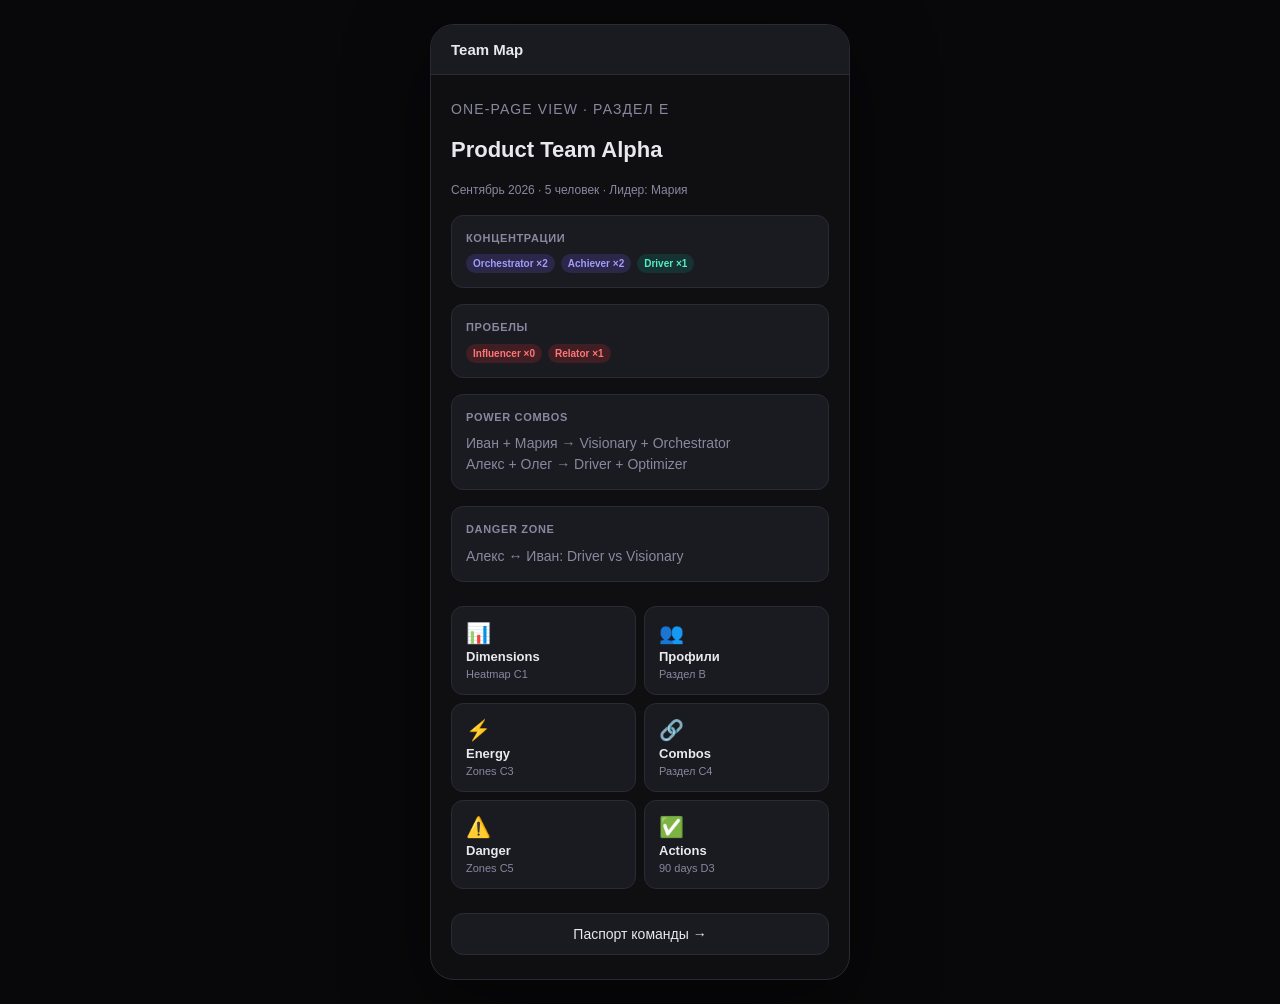
<file: PRDT/concepts/team-motivational-map/prototype/index.html>
<!DOCTYPE html>
<html lang="ru">
<head>
  <meta charset="UTF-8">
  <meta name="viewport" content="width=device-width, initial-scale=1.0">
  <title>Team Motivational Map</title>
  <link rel="stylesheet" href="../../../../SYST/assets/mockup.css">
  <link rel="stylesheet" href="style.css">
</head>
<body>
  <div class="mockup-frame">
    <header class="mockup-header">
      <button class="back-btn" hidden aria-label="Назад">←</button>
      <h1 class="mockup-title">Team Map</h1>
    </header>

    <main class="mockup-screens">

      <!-- HOME: One-page overview -->
      <section class="screen active" data-screen="home">
        <p class="screen-label">One-page view · Раздел E</p>
        <h2>Product Team Alpha</h2>
        <p style="font-size:12px;color:var(--muted)">Сентябрь 2026 · 5 человек · Лидер: Мария</p>

        <div class="overview-card">
          <h3>Концентрации</h3>
          <div class="overview-row">
            <span class="tag concentration">Orchestrator ×2</span>
            <span class="tag concentration">Achiever ×2</span>
            <span class="tag normal">Driver ×1</span>
          </div>
        </div>

        <div class="overview-card">
          <h3>Пробелы</h3>
          <div class="overview-row">
            <span class="tag gap">Influencer ×0</span>
            <span class="tag gap">Relator ×1</span>
          </div>
        </div>

        <div class="overview-card">
          <h3>Power Combos</h3>
          <p>Иван + Мария → Visionary + Orchestrator</p>
          <p>Алекс + Олег → Driver + Optimizer</p>
        </div>

        <div class="overview-card">
          <h3>Danger Zone</h3>
          <p>Алекс ↔ Иван: Driver vs Visionary</p>
        </div>

        <div class="nav-grid" style="margin-top:8px">
          <button class="nav-card" data-nav="dimensions">
            <span class="nav-card-icon">📊</span>
            <span class="nav-card-label">Dimensions</span>
            <span class="nav-card-desc">Heatmap C1</span>
          </button>
          <button class="nav-card" data-nav="profiles">
            <span class="nav-card-icon">👥</span>
            <span class="nav-card-label">Профили</span>
            <span class="nav-card-desc">Раздел B</span>
          </button>
          <button class="nav-card" data-nav="energy">
            <span class="nav-card-icon">⚡</span>
            <span class="nav-card-label">Energy</span>
            <span class="nav-card-desc">Zones C3</span>
          </button>
          <button class="nav-card" data-nav="power">
            <span class="nav-card-icon">🔗</span>
            <span class="nav-card-label">Combos</span>
            <span class="nav-card-desc">Раздел C4</span>
          </button>
          <button class="nav-card" data-nav="danger">
            <span class="nav-card-icon">⚠️</span>
            <span class="nav-card-label">Danger</span>
            <span class="nav-card-desc">Zones C5</span>
          </button>
          <button class="nav-card" data-nav="actions">
            <span class="nav-card-icon">✅</span>
            <span class="nav-card-label">Actions</span>
            <span class="nav-card-desc">90 days D3</span>
          </button>
        </div>

        <button class="btn" data-nav="passport" style="margin-top:8px">Паспорт команды →</button>
      </section>

      <!-- PASSPORT -->
      <section class="screen" data-screen="passport">
        <p class="screen-label">Раздел A</p>
        <h2>Паспорт команды</h2>
        <dl class="meta-grid">
          <dt>Команда</dt><dd>Product Team Alpha</dd>
          <dt>Лидер</dt><dd>Мария (PM)</dd>
          <dt>Размер</dt><dd>5 человек</dd>
          <dt>Дата карты</dt><dd>05.09.2026</dd>
          <dt>Review</dt><dd>05.03.2027</dd>
          <dt>Миссия</dt><dd>Исследовать продукты и создавать интерактивные концепты для Vaibee</dd>
          <dt>Задачи</dt><dd>Product research · Click-through prototypes · MCode alignment</dd>
        </dl>
        <button class="btn" data-nav="home">← К overview</button>
      </section>

      <!-- DIMENSIONS HEATMAP -->
      <section class="screen" data-screen="dimensions">
        <p class="screen-label">Раздел C1</p>
        <h2>8 Dimensions</h2>
        <p class="hint">Top 1 + Top 2 у 5 участников. Influencer — пробел команды.</p>

        <div class="dim-bar-row">
          <div class="dim-bar-item">
            <div class="dim-bar-header">
              <span class="dim-bar-name">Orchestrator <span class="tag concentration">конц.</span></span>
              <span class="dim-bar-value">4/10</span>
            </div>
            <div class="dim-bar-track"><div class="dim-bar-fill high" style="width:40%"></div></div>
          </div>
          <div class="dim-bar-item">
            <div class="dim-bar-header">
              <span class="dim-bar-name">Driver</span>
              <span class="dim-bar-value">3/10</span>
            </div>
            <div class="dim-bar-track"><div class="dim-bar-fill mid" style="width:30%"></div></div>
          </div>
          <div class="dim-bar-item">
            <div class="dim-bar-header">
              <span class="dim-bar-name">Achiever</span>
              <span class="dim-bar-value">3/10</span>
            </div>
            <div class="dim-bar-track"><div class="dim-bar-fill mid" style="width:30%"></div></div>
          </div>
          <div class="dim-bar-item">
            <div class="dim-bar-header">
              <span class="dim-bar-name">Optimizer</span>
              <span class="dim-bar-value">3/10</span>
            </div>
            <div class="dim-bar-track"><div class="dim-bar-fill mid" style="width:30%"></div></div>
          </div>
          <div class="dim-bar-item">
            <div class="dim-bar-header">
              <span class="dim-bar-name">Visionary</span>
              <span class="dim-bar-value">2/10</span>
            </div>
            <div class="dim-bar-track"><div class="dim-bar-fill low" style="width:20%"></div></div>
          </div>
          <div class="dim-bar-item">
            <div class="dim-bar-header">
              <span class="dim-bar-name">Learner</span>
              <span class="dim-bar-value">2/10</span>
            </div>
            <div class="dim-bar-track"><div class="dim-bar-fill low" style="width:20%"></div></div>
          </div>
          <div class="dim-bar-item">
            <div class="dim-bar-header">
              <span class="dim-bar-name">Relator</span>
              <span class="dim-bar-value">1/10</span>
            </div>
            <div class="dim-bar-track"><div class="dim-bar-fill low" style="width:10%"></div></div>
          </div>
          <div class="dim-bar-item">
            <div class="dim-bar-header">
              <span class="dim-bar-name">Influencer <span class="tag gap">пробел</span></span>
              <span class="dim-bar-value">0/10</span>
            </div>
            <div class="dim-bar-track"><div class="dim-bar-fill gap" style="width:4%"></div></div>
          </div>
        </div>

        <button class="btn" data-nav="home">← К overview</button>
      </section>

      <!-- PROFILES LIST -->
      <section class="screen" data-screen="profiles">
        <p class="screen-label">Раздел B1</p>
        <h2>Участники</h2>
        <div class="note-list">
          <button class="list-item" data-nav="profile-alex">
            <div class="member-avatar a1">А</div>
            <div class="list-item-body">
              <div class="list-item-title">Алекс · Tech Lead</div>
              <div class="dim-pills">
                <span class="dim-pill">Driver</span>
                <span class="dim-pill secondary">Achiever</span>
              </div>
            </div>
          </button>
          <button class="list-item" data-nav="profile-maria">
            <div class="member-avatar a2">М</div>
            <div class="list-item-body">
              <div class="list-item-title">Мария · PM</div>
              <div class="dim-pills">
                <span class="dim-pill">Orchestrator</span>
                <span class="dim-pill secondary">Achiever</span>
              </div>
            </div>
          </button>
          <button class="list-item" data-nav="profile-ivan">
            <div class="member-avatar a3">И</div>
            <div class="list-item-body">
              <div class="list-item-title">Иван · Designer</div>
              <div class="dim-pills">
                <span class="dim-pill">Visionary</span>
                <span class="dim-pill secondary">Learner</span>
              </div>
            </div>
          </button>
          <button class="list-item" data-nav="profile-oleg">
            <div class="member-avatar a4">О</div>
            <div class="list-item-body">
              <div class="list-item-title">Олег · Backend</div>
              <div class="dim-pills">
                <span class="dim-pill">Optimizer</span>
                <span class="dim-pill secondary">Learner</span>
              </div>
            </div>
          </button>
          <button class="list-item" data-nav="profile-anna">
            <div class="member-avatar a5">А</div>
            <div class="list-item-body">
              <div class="list-item-title">Анна · QA</div>
              <div class="dim-pills">
                <span class="dim-pill">Relator</span>
                <span class="dim-pill secondary">Optimizer</span>
              </div>
            </div>
          </button>
        </div>
      </section>

      <!-- PROFILE: Alex -->
      <section class="screen" data-screen="profile-alex">
        <p class="screen-label">Профиль · B1</p>
        <h2>Алекс</h2>
        <p style="font-size:12px;color:var(--muted)">Tech Lead · Driver + Achiever</p>
        <p style="font-size:11px;color:var(--muted);margin-top:4px">Drain zone: Relator, Visionary</p>
        <div class="motivation-list" style="margin-top:12px">
          <div class="motivation-item"><span class="motivation-rank">1</span> Meet the Challenge</div>
          <div class="motivation-item"><span class="motivation-rank">2</span> Finish</div>
          <div class="motivation-item"><span class="motivation-rank">3</span> Overcome</div>
          <div class="motivation-item"><span class="motivation-rank">4</span> Make an Impact</div>
          <div class="motivation-item"><span class="motivation-rank">5</span> Excel</div>
        </div>
        <p class="hint" style="margin-top:12px">1:1 язык: «Сложная задача, нужен breakthrough» · Избегать: рутина без вызова</p>
        <button class="btn" data-nav="profiles">← К списку</button>
      </section>

      <!-- PROFILE: Maria -->
      <section class="screen" data-screen="profile-maria">
        <p class="screen-label">Профиль · B1</p>
        <h2>Мария</h2>
        <p style="font-size:12px;color:var(--muted)">PM · Orchestrator + Achiever</p>
        <p style="font-size:11px;color:var(--muted);margin-top:4px">Drain zone: Influencer</p>
        <div class="motivation-list" style="margin-top:12px">
          <div class="motivation-item"><span class="motivation-rank">1</span> Systematize</div>
          <div class="motivation-item"><span class="motivation-rank">2</span> Finish</div>
          <div class="motivation-item"><span class="motivation-rank">3</span> Meet Requirements</div>
          <div class="motivation-item"><span class="motivation-rank">4</span> Be Key</div>
          <div class="motivation-item"><span class="motivation-rank">5</span> Make It Work</div>
        </div>
        <p class="hint" style="margin-top:12px">1:1 язык: «Собери всех, доведи до релиза» · Owner: Planning, Closing</p>
        <button class="btn" data-nav="profiles">← К списку</button>
      </section>

      <!-- PROFILE: Ivan -->
      <section class="screen" data-screen="profile-ivan">
        <p class="screen-label">Профиль · B1</p>
        <h2>Иван</h2>
        <p style="font-size:12px;color:var(--muted)">Designer · Visionary + Learner</p>
        <p style="font-size:11px;color:var(--muted);margin-top:4px">Drain zone: Driver</p>
        <div class="motivation-list" style="margin-top:12px">
          <div class="motivation-item"><span class="motivation-rank">1</span> Realize the Vision</div>
          <div class="motivation-item"><span class="motivation-rank">2</span> Design</div>
          <div class="motivation-item"><span class="motivation-rank">3</span> Explore</div>
          <div class="motivation-item"><span class="motivation-rank">4</span> Identify Potential</div>
          <div class="motivation-item"><span class="motivation-rank">5</span> Develop</div>
        </div>
        <p class="hint" style="margin-top:12px">1:1 язык: «Представь, как это изменит продукт» · Owner: Ideation</p>
        <button class="btn" data-nav="profiles">← К списку</button>
      </section>

      <!-- PROFILE: Oleg -->
      <section class="screen" data-screen="profile-oleg">
        <p class="screen-label">Профиль · B1</p>
        <h2>Олег</h2>
        <p style="font-size:12px;color:var(--muted)">Backend · Optimizer + Learner</p>
        <p style="font-size:11px;color:var(--muted);margin-top:4px">Drain zone: Influencer</p>
        <div class="motivation-list" style="margin-top:12px">
          <div class="motivation-item"><span class="motivation-rank">1</span> Improve</div>
          <div class="motivation-item"><span class="motivation-rank">2</span> Do It Right</div>
          <div class="motivation-item"><span class="motivation-rank">3</span> Mastery</div>
          <div class="motivation-item"><span class="motivation-rank">4</span> Comprehend &amp; Express</div>
          <div class="motivation-item"><span class="motivation-rank">5</span> Systematize</div>
        </div>
        <p class="hint" style="margin-top:12px">1:1 язык: «Система работает плохо — улучши» · Owner: Optimization</p>
        <button class="btn" data-nav="profiles">← К списку</button>
      </section>

      <!-- PROFILE: Anna -->
      <section class="screen" data-screen="profile-anna">
        <p class="screen-label">Профиль · B1</p>
        <h2>Анна</h2>
        <p style="font-size:12px;color:var(--muted)">QA · Relator + Optimizer</p>
        <p style="font-size:11px;color:var(--muted);margin-top:4px">Drain zone: Visionary</p>
        <div class="motivation-list" style="margin-top:12px">
          <div class="motivation-item"><span class="motivation-rank">1</span> Collaborate</div>
          <div class="motivation-item"><span class="motivation-rank">2</span> Make the Team</div>
          <div class="motivation-item"><span class="motivation-rank">3</span> Meet Needs</div>
          <div class="motivation-item"><span class="motivation-rank">4</span> Do It Right</div>
          <div class="motivation-item"><span class="motivation-rank">5</span> Improve</div>
        </div>
        <p class="hint" style="margin-top:12px">1:1 язык: «Команда нуждается в твоей поддержке» · Owner: Team support</p>
        <button class="btn" data-nav="profiles">← К списку</button>
      </section>

      <!-- ENERGY ZONES -->
      <section class="screen" data-screen="energy">
        <p class="screen-label">Раздел C3</p>
        <h2>Energy Zones</h2>
        <div class="zone-table">
          <div class="zone-row">
            <div class="zone-phase">💡 Идеация / Vision</div>
            <div class="zone-people">
              <span class="energize">↑ Иван</span> ·
              <span class="drain">↓ Алекс</span> ·
              <span class="owner">→ Иван</span>
            </div>
          </div>
          <div class="zone-row">
            <div class="zone-phase">📋 Планирование</div>
            <div class="zone-people">
              <span class="energize">↑ Мария</span> ·
              <span class="drain">↓ Иван</span> ·
              <span class="owner">→ Мария</span>
            </div>
          </div>
          <div class="zone-row">
            <div class="zone-phase">🚀 Execution</div>
            <div class="zone-people">
              <span class="energize">↑ Алекс</span> ·
              <span class="drain">↓ Анна</span> ·
              <span class="owner">→ Алекс</span>
            </div>
          </div>
          <div class="zone-row">
            <div class="zone-phase">⚙️ Оптимизация</div>
            <div class="zone-people">
              <span class="energize">↑ Олег</span> ·
              <span class="owner">→ Олег</span>
            </div>
          </div>
          <div class="zone-row">
            <div class="zone-phase">🏁 Closing</div>
            <div class="zone-people">
              <span class="energize">↑ Мария, Алекс</span> ·
              <span class="owner">→ Мария</span>
            </div>
          </div>
          <div class="zone-row">
            <div class="zone-phase">📢 Stakeholders</div>
            <div class="zone-people">
              <span class="drain">↓ вся команда</span> ·
              <span class="tag gap">пробел Influencer</span>
            </div>
          </div>
          <div class="zone-row">
            <div class="zone-phase">🤝 Поддержка команды</div>
            <div class="zone-people">
              <span class="energize">↑ Анна</span> ·
              <span class="owner">→ Анна</span>
            </div>
          </div>
          <div class="zone-row">
            <div class="zone-phase">🔥 Кризис</div>
            <div class="zone-people">
              <span class="energize">↑ Алекс</span> ·
              <span class="drain">↓ Иван</span> ·
              <span class="owner">→ Алекс + Олег</span>
            </div>
          </div>
        </div>
        <button class="btn" data-nav="home">← К overview</button>
      </section>

      <!-- POWER COMBOS -->
      <section class="screen" data-screen="power">
        <p class="screen-label">Раздел C4</p>
        <h2>Power Combos</h2>
        <div class="combo-card">
          <h4>Иван + Мария</h4>
          <p><strong>Visionary + Orchestrator</strong></p>
          <p>Идея → структура → дедлайн. Лучше для: новый продукт, roadmap.</p>
        </div>
        <div class="combo-card">
          <h4>Алекс + Олег</h4>
          <p><strong>Driver + Optimizer</strong></p>
          <p>Пробить + улучшить процесс. Лучше для: техдолг, инциденты.</p>
        </div>
        <div class="combo-card">
          <h4>Анна + Мария</h4>
          <p><strong>Relator + Orchestrator</strong></p>
          <p>Результат + buy-in команды. Лучше для: онboarding, ретро.</p>
        </div>
        <button class="btn" data-nav="home">← К overview</button>
      </section>

      <!-- DANGER ZONES -->
      <section class="screen" data-screen="danger">
        <p class="screen-label">Раздел C5</p>
        <h2>Danger Zones</h2>
        <div class="danger-card">
          <h4>Алекс ↔ Иван</h4>
          <p><strong>Driver vs Visionary</strong></p>
          <p>«Давай быстрее» vs «ещё идеи»</p>
          <p class="hint" style="margin-top:8px;background:none;padding:0">Framing: «Нам нужен и Finish, и Explore — разделим фазы»</p>
        </div>
        <div class="danger-card">
          <h4>Мария ↔ Иван</h4>
          <p><strong>Orchestrator vs Visionary</strong></p>
          <p>Процесс vs свобода</p>
          <p class="hint" style="margin-top:8px;background:none;padding:0">Framing: «Ты — vision, я — structure; границы фазы X»</p>
        </div>
        <div class="danger-card">
          <h4>Олег ↔ Алекс</h4>
          <p><strong>Optimizer vs Driver</strong></p>
          <p>«Сначала правильно» vs «go»</p>
          <p class="hint" style="margin-top:8px;background:none;padding:0">Framing: «Clash Do It Right и Overcome — timebox на каждую фазу»</p>
        </div>
        <button class="btn" data-nav="home">← К overview</button>
      </section>

      <!-- 90-DAY ACTIONS -->
      <section class="screen" data-screen="actions">
        <p class="screen-label">Раздел D3</p>
        <h2>План 90 дней</h2>
        <div class="action-row">
          <div class="action-check"></div>
          <div class="action-text">
            Назначить внешнего «Influencer» на stakeholder-презентации
            <div class="action-meta">Компенсация пробела · Owner: Мария · 30 дней</div>
          </div>
        </div>
        <div class="action-row">
          <div class="action-check"></div>
          <div class="action-text">
            Разделить ideation / execution фазы в спринтах
            <div class="action-meta">Danger zone Алекс↔Иван · Owner: Мария · 14 дней</div>
          </div>
        </div>
        <div class="action-row">
          <div class="action-check"></div>
          <div class="action-text">
            Еженедельные 1:1 на мотивационном языке (D2)
            <div class="action-meta">Relator support · Owner: Анна · ongoing</div>
          </div>
        </div>
        <div class="action-row">
          <div class="action-check"></div>
          <div class="action-text">
            Пара Иван+Мария ведёт roadmap Q4
            <div class="action-meta">Power combo V+Or · Owner: Иван · 60 дней</div>
          </div>
        </div>
        <div class="action-row">
          <div class="action-check done"></div>
          <div class="action-text">
            Заполнить Team Motivational Map
            <div class="action-meta">Baseline · Owner: Мария · Done ✓</div>
          </div>
        </div>
        <button class="btn" data-nav="home">← К overview</button>
      </section>

    </main>
  </div>

  <script src="app.js"></script>
</body>
</html>
</file>
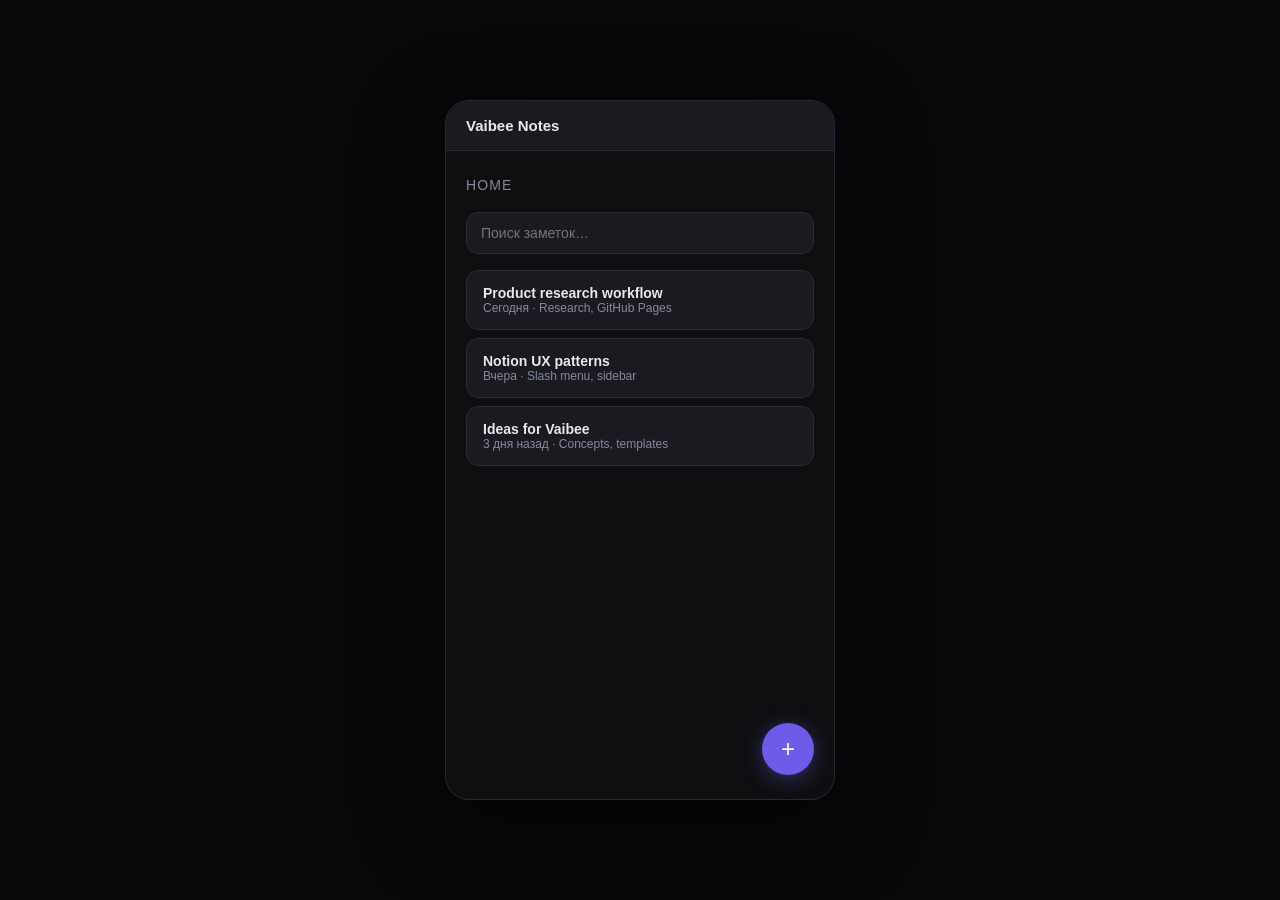
<file: PRDT/concepts/vaibee-notes/prototype/index.html>
<!DOCTYPE html>
<html lang="ru">
<head>
  <meta charset="UTF-8">
  <meta name="viewport" content="width=device-width, initial-scale=1.0">
  <title>Vaibee Notes</title>
  <link rel="stylesheet" href="../../../../SYST/assets/mockup.css">
  <link rel="stylesheet" href="style.css">
</head>
<body>
  <div class="mockup-frame">
    <header class="mockup-header">
      <button class="back-btn" data-nav="home" hidden aria-label="Назад">←</button>
      <h1 class="mockup-title">Vaibee Notes</h1>
    </header>

    <main class="mockup-screens">
      <!-- Home -->
      <section class="screen active" data-screen="home">
        <p class="screen-label">Home</p>
        <div class="search-bar">
          <input type="text" placeholder="Поиск заметок…" readonly>
        </div>
        <div class="note-list">
          <button class="list-item" data-nav="detail">
            <div>
              <div class="list-item-title">Product research workflow</div>
              <div class="list-item-meta">Сегодня · Research, GitHub Pages</div>
            </div>
          </button>
          <button class="list-item" data-nav="detail">
            <div>
              <div class="list-item-title">Notion UX patterns</div>
              <div class="list-item-meta">Вчера · Slash menu, sidebar</div>
            </div>
          </button>
          <button class="list-item" data-nav="detail">
            <div>
              <div class="list-item-title">Ideas for Vaibee</div>
              <div class="list-item-meta">3 дня назад · Concepts, templates</div>
            </div>
          </button>
        </div>
        <button class="fab" data-nav="new" aria-label="Новая заметка">+</button>
      </section>

      <!-- Detail -->
      <section class="screen" data-screen="detail">
        <p class="screen-label">Detail</p>
        <h2>Product research workflow</h2>
        <div class="chip-row">
          <span class="chip">research</span>
          <span class="chip">workflow</span>
        </div>
        <div class="note-body">
          <p>1. Исследовать продукт → RSCH/RSCH-01-00-00/products/</p>
          <p>2. Выделить insights → insights.md</p>
          <p>3. Создать click-through концепт → PRDT/concepts/</p>
          <p>4. Залогировать в SYST/catalog.json</p>
        </div>
        <button class="btn" data-nav="home">← К списку</button>
      </section>

      <!-- New -->
      <section class="screen" data-screen="new">
        <p class="screen-label">New note</p>
        <div class="field">
          <label>Заголовок</label>
          <input type="text" placeholder="Название заметки" value="">
        </div>
        <div class="field">
          <label>Содержание</label>
          <textarea placeholder="Начните писать…"></textarea>
        </div>
        <button class="btn primary" data-nav="home">Сохранить</button>
      </section>
    </main>
  </div>

  <script src="../../../../SYST/assets/mockup.js"></script>
</body>
</html>
</file>
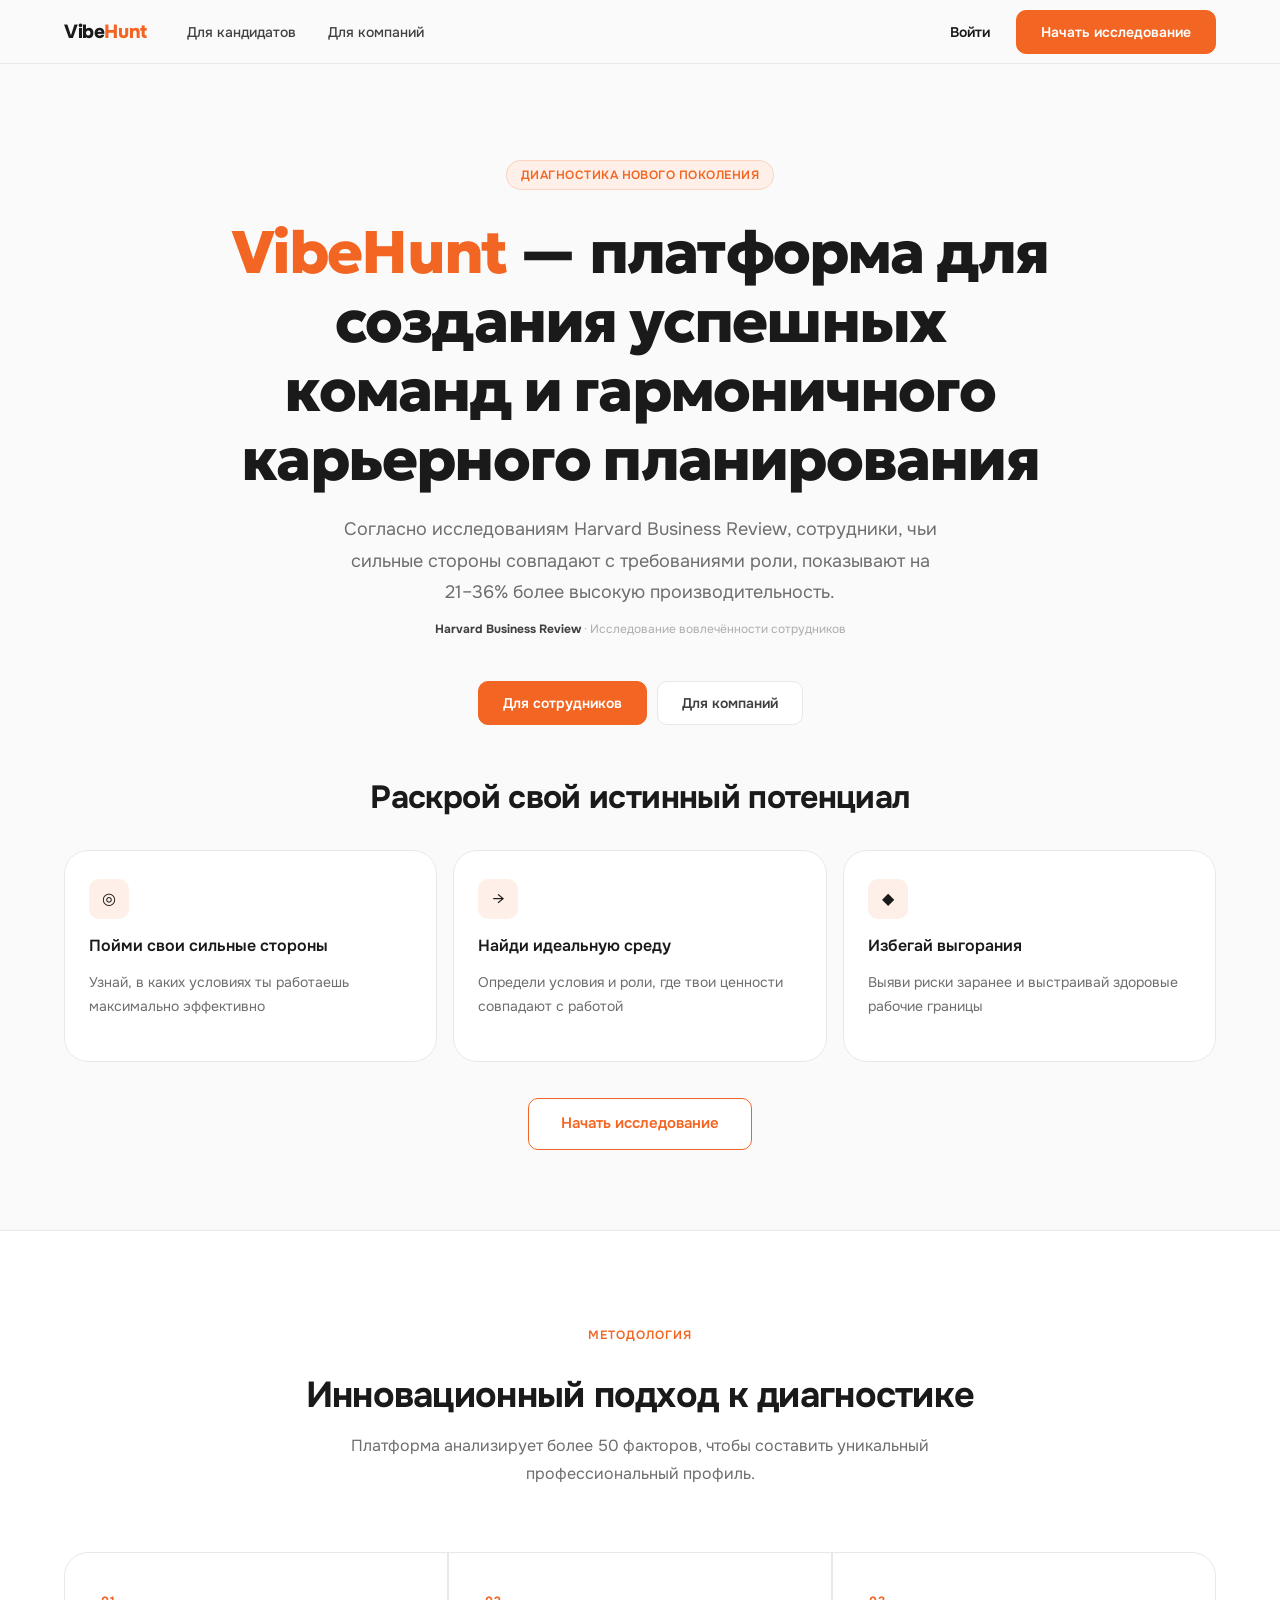
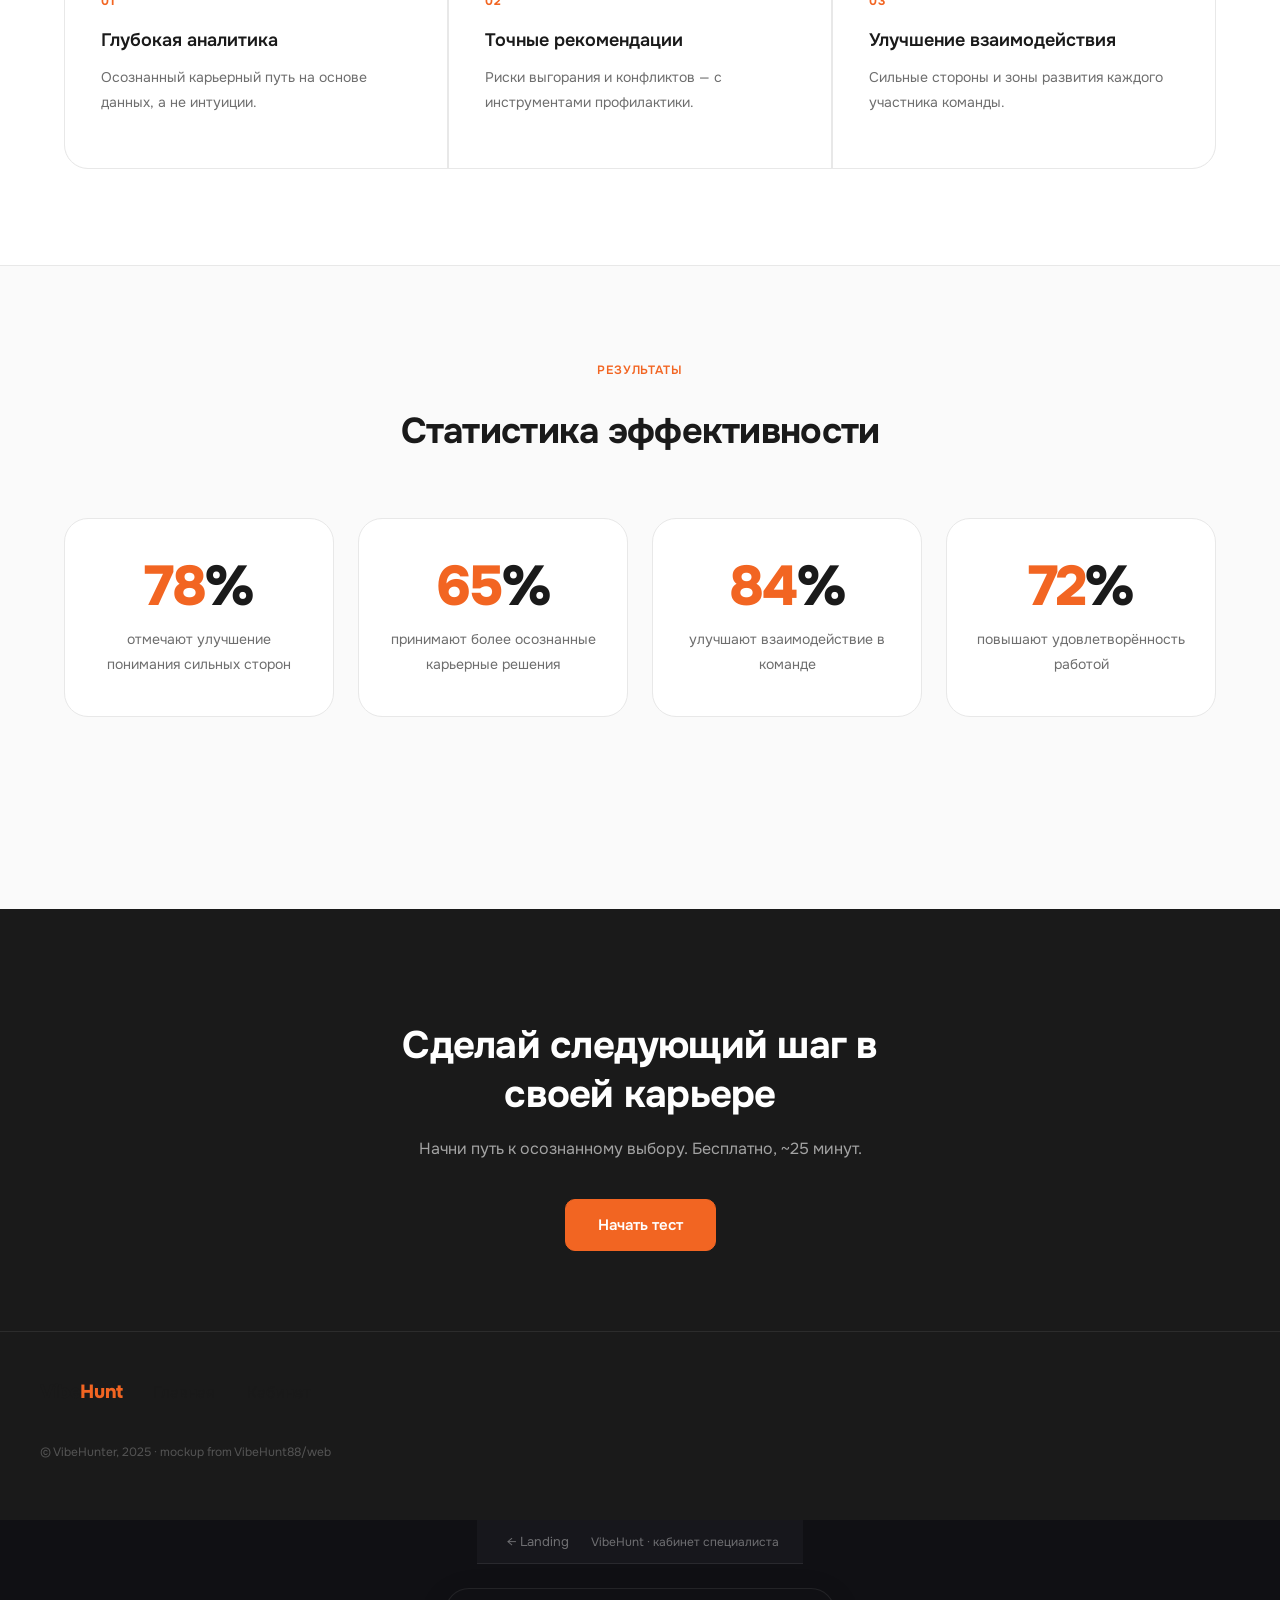
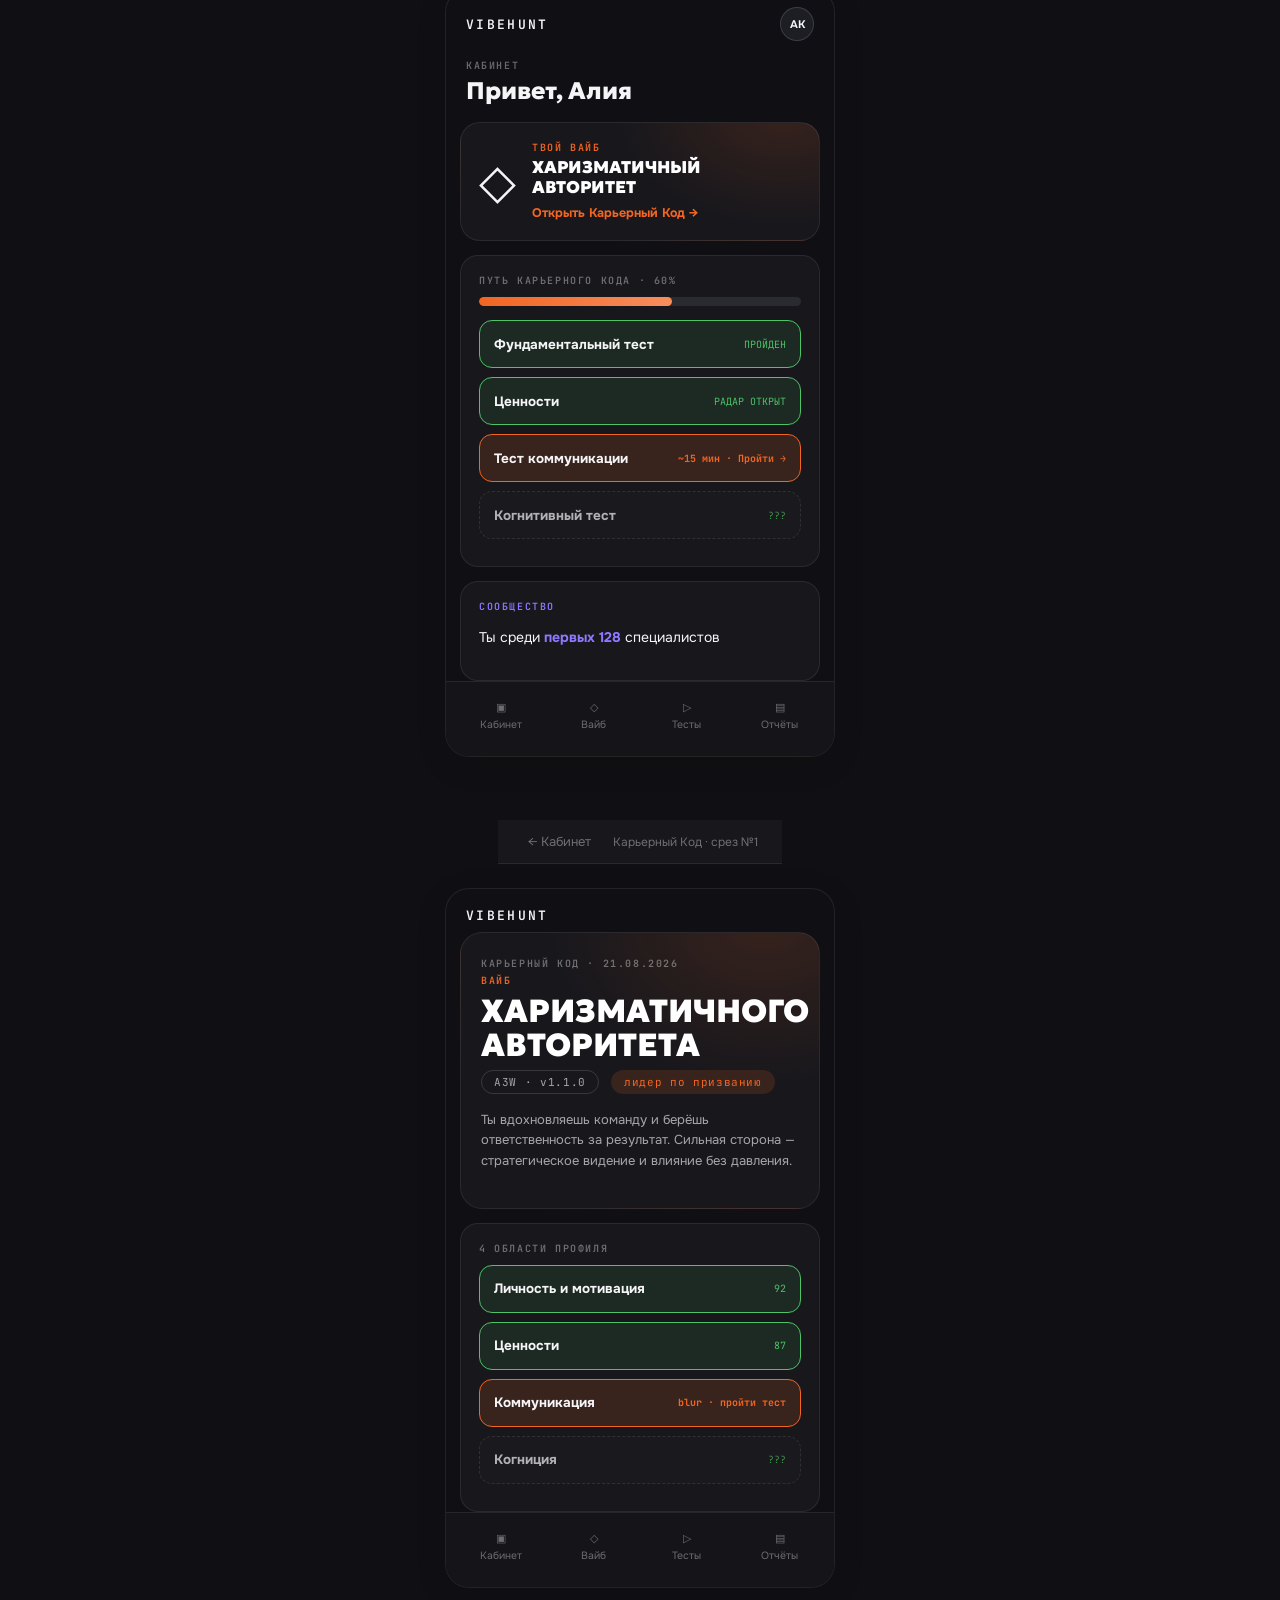
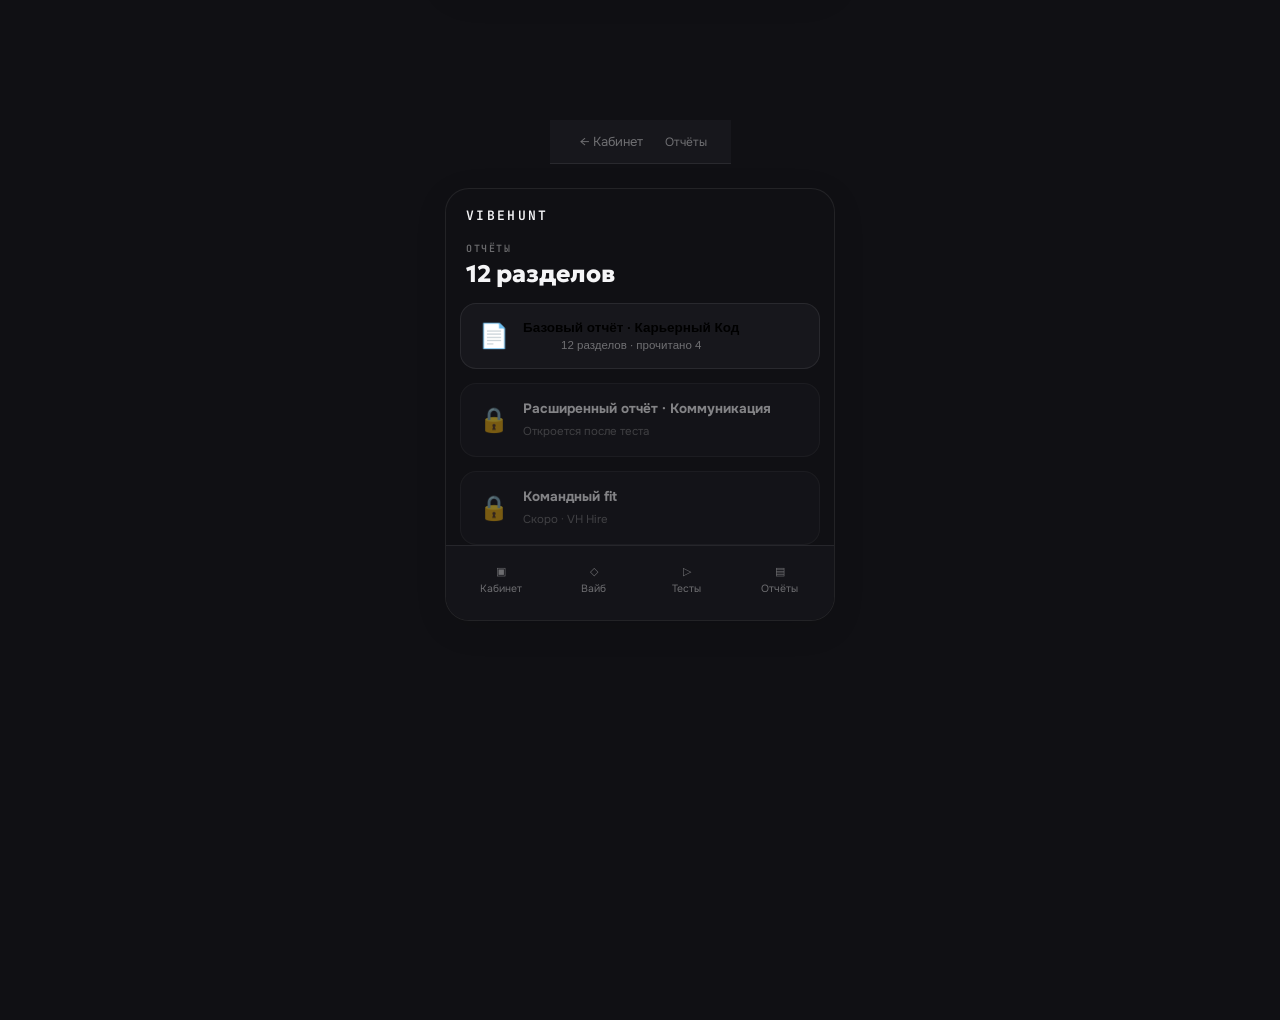
<file: PRDT/concepts/vibe-hunt/prototype/index.html>
<!DOCTYPE html>
<html lang="ru" data-theme="light">
<head>
  <meta charset="UTF-8">
  <meta name="viewport" content="width=device-width, initial-scale=1.0">
  <title>VibeHunt — click-through mockup</title>
  <meta name="theme-color" content="#fafafa">
  <link rel="stylesheet" href="vh-tokens.css">
  <link rel="stylesheet" href="vh-components.css">
  <link rel="stylesheet" href="style.css">
</head>
<body>
  <div class="app-root">
    <main class="screens">

      <!-- Landing — from VibeHunt88/web uploads -->
      <section class="screen active" data-screen="landing">
        <header class="vh-topbar" id="topbar">
          <div class="vh-topbar-inner">
            <button type="button" class="vh-logo" data-nav="landing">Vibe<span>Hunt</span></button>
            <nav class="vh-nav" aria-label="Основная навигация">
              <a href="#hero" class="vh-nav-link">Для кандидатов</a>
              <a href="#advantages" class="vh-nav-link">Для компаний</a>
            </nav>
            <div class="vh-topbar-actions">
              <button type="button" class="vh-login-link" data-nav="cabinet">Войти</button>
              <button type="button" class="vh-btn vh-btn--primary" data-nav="register">Начать исследование</button>
            </div>
          </div>
        </header>

        <section class="hero" id="hero">
          <div class="vh-container">
            <div class="hero-eyebrow">Диагностика нового поколения</div>
            <h1 class="hero-title"><em>VibeHunt</em> — платформа для создания успешных команд и гармоничного карьерного планирования</h1>
            <p class="hero-subtitle">Согласно исследованиям Harvard Business Review, сотрудники, чьи сильные стороны совпадают с требованиями роли, показывают на 21–36% более высокую производительность.</p>
            <p class="hero-source"><strong>Harvard Business Review</strong> · Исследование вовлечённости сотрудников</p>
            <div class="hero-tabs">
              <button class="hero-tab active-orange" id="tabEmployee" type="button" onclick="switchTab('employee')">Для сотрудников</button>
              <button class="hero-tab" id="tabCompany" type="button" onclick="switchTab('company')">Для компаний</button>
            </div>
            <div class="hero-panel visible" id="panelEmployee">
              <h2 class="hero-panel-title">Раскрой свой истинный потенциал</h2>
              <div class="hero-cards">
                <div class="hero-card"><div class="hero-card-icon orange">◎</div><h3>Пойми свои сильные стороны</h3><p>Узнай, в каких условиях ты работаешь максимально эффективно</p></div>
                <div class="hero-card"><div class="hero-card-icon orange">→</div><h3>Найди идеальную среду</h3><p>Определи условия и роли, где твои ценности совпадают с работой</p></div>
                <div class="hero-card"><div class="hero-card-icon orange">◆</div><h3>Избегай выгорания</h3><p>Выяви риски заранее и выстраивай здоровые рабочие границы</p></div>
              </div>
              <button type="button" class="vh-btn vh-btn--outline-primary vh-btn--lg" data-nav="register">Начать исследование</button>
            </div>
            <div class="hero-panel" id="panelCompany">
              <h2 class="hero-panel-title">Создавайте сильную команду</h2>
              <div class="hero-cards">
                <div class="hero-card"><div class="hero-card-icon violet">▣</div><h3>Экономьте время на скрининге</h3><p>Снижайте затраты на подбор до 70% через анализ ценностей</p></div>
                <div class="hero-card"><div class="hero-card-icon violet">✓</div><h3>Повышайте удержание</h3><p>Сокращайте текучку на 40% благодаря совпадению ценностей</p></div>
                <div class="hero-card"><div class="hero-card-icon violet">↗</div><h3>Растите эффективность</h3><p>Увеличивайте производительность через распределение ролей</p></div>
              </div>
              <button type="button" class="vh-btn vh-btn--secondary vh-btn--lg" data-nav="register">Узнать подробнее</button>
            </div>
          </div>
        </section>

        <section class="advantages" id="advantages">
          <div class="vh-container">
            <div class="section-header">
              <div class="section-label">Методология</div>
              <h2 class="section-title">Инновационный подход к диагностике</h2>
              <p class="section-desc">Платформа анализирует более 50 факторов, чтобы составить уникальный профессиональный профиль.</p>
            </div>
            <div class="adv-grid">
              <div class="adv-item"><div class="adv-num">01</div><h3>Глубокая аналитика</h3><p>Осознанный карьерный путь на основе данных, а не интуиции.</p></div>
              <div class="adv-item"><div class="adv-num">02</div><h3>Точные рекомендации</h3><p>Риски выгорания и конфликтов — с инструментами профилактики.</p></div>
              <div class="adv-item"><div class="adv-num">03</div><h3>Улучшение взаимодействия</h3><p>Сильные стороны и зоны развития каждого участника команды.</p></div>
            </div>
          </div>
        </section>

        <section class="stats" id="stats">
          <div class="vh-container">
            <div class="section-header">
              <div class="section-label">Результаты</div>
              <h2 class="section-title">Статистика эффективности</h2>
            </div>
            <div class="stats-grid">
              <div class="stat-item"><div class="stat-value"><span>78</span>%</div><div class="stat-label">отмечают улучшение понимания сильных сторон</div></div>
              <div class="stat-item"><div class="stat-value"><span>65</span>%</div><div class="stat-label">принимают более осознанные карьерные решения</div></div>
              <div class="stat-item"><div class="stat-value"><span>84</span>%</div><div class="stat-label">улучшают взаимодействие в команде</div></div>
              <div class="stat-item"><div class="stat-value"><span>72</span>%</div><div class="stat-label">повышают удовлетворённость работой</div></div>
            </div>
          </div>
        </section>

        <section class="cta-section">
          <div class="cta-inner">
            <h2>Сделай следующий шаг в своей карьере</h2>
            <p>Начни путь к осознанному выбору. Бесплатно, ~25 минут.</p>
            <button type="button" class="vh-btn vh-btn--primary vh-btn--lg" data-nav="register">Начать тест</button>
          </div>
        </section>

        <footer class="vh-footer">
          <div class="vh-footer-inner">
            <span class="vh-logo">Vibe<span style="color:var(--vh-color-primary)">Hunt</span></span>
            <nav class="vh-footer-nav">
              <button type="button" data-nav="landing" style="background:none;border:none;color:inherit;cursor:pointer;font:inherit;font-size:inherit">Главная</button>
              <button type="button" data-nav="cabinet" style="background:none;border:none;color:inherit;cursor:pointer;font:inherit;font-size:inherit">Кабинет</button>
            </nav>
            <p class="vh-footer-copy">© VibeHunter, 2025 · mockup from VibeHunt88/web</p>
          </div>
        </footer>
      </section>

      <!-- Register / onboarding -->
      <section class="screen" data-screen="register">
        <div class="auth-wrap">
          <div class="auth-card">
            <button type="button" class="vh-btn vh-btn--ghost" data-nav="landing" style="margin-bottom:20px">← На главную</button>
            <h1>Регистрация</h1>
            <p>Создай аккаунт и пройди первый тест — Карьерный Код откроется в кабинете.</p>
            <div class="field"><label>Email</label><input type="email" value="aliya@example.kz" readonly></div>
            <div class="field"><label>Пароль</label><input type="password" value="••••••••" readonly></div>
            <label class="consent"><input type="checkbox" checked> Согласие на обработку данных</label>
            <button type="button" class="vh-btn vh-btn--primary vh-btn--lg" style="width:100%" data-nav="cabinet">Создать аккаунт →</button>
          </div>
        </div>
      </section>

      <!-- Cabinet — from vibe-dashboard-mock/Cabinet.dc.html -->
      <section class="screen app-screen" data-screen="cabinet" data-theme-scope="dark">
        <div class="desktop-bar">
          <button type="button" data-nav="landing">← Landing</button>
          <span style="color:var(--vh-color-muted);font-size:12px">VibeHunt · кабинет специалиста</span>
        </div>
        <div class="phone-frame">
          <header class="app-header">
            <span class="wordmark-sm">VIBEHUNT</span>
            <div style="width:34px;height:34px;border-radius:50%;background:#1d1d24;border:1px solid rgba(255,255,255,0.14);display:flex;align-items:center;justify-content:center;font-size:11px;font-weight:700">АК</div>
          </header>
          <div class="app-greeting">
            <div class="app-eyebrow">Кабинет</div>
            <div class="app-title">Привет, Алия</div>
          </div>
          <div class="hero-card-app">
            <div style="font-size:48px">◇</div>
            <div>
              <div class="app-eyebrow" style="color:var(--vh-color-primary)">Твой вайб</div>
              <div class="archetype">Харизматичный авторитет</div>
              <button type="button" class="cta-link" data-nav="vibe">Открыть Карьерный Код →</button>
            </div>
          </div>
          <div class="panel">
            <div class="panel-eyebrow">Путь Карьерного Кода · 60%</div>
            <div class="progress-bar"><div style="width:60%"></div></div>
            <div class="path-row done"><strong>Фундаментальный тест</strong><span class="meta">ПРОЙДЕН</span></div>
            <div class="path-row done"><strong>Ценности</strong><span class="meta">РАДАР ОТКРЫТ</span></div>
            <div class="path-row active"><strong>Тест коммуникации</strong><span class="meta">~15 мин · Пройти →</span></div>
            <div class="path-row locked"><strong>Когнитивный тест</strong><span class="meta">???</span></div>
          </div>
          <div class="panel">
            <div class="panel-eyebrow" style="color:#8e78ff">Сообщество</div>
            <p style="font-size:14px;line-height:1.5">Ты среди <strong style="color:#8e78ff">первых 128</strong> специалистов</p>
          </div>
          <nav class="bottom-nav" aria-label="Навигация приложения">
            <button type="button" class="active" data-nav="cabinet">▣<span>Кабинет</span></button>
            <button type="button" data-nav="vibe">◇<span>Вайб</span></button>
            <button type="button" data-nav="cabinet">▷<span>Тесты</span></button>
            <button type="button" data-nav="reports">▤<span>Отчёты</span></button>
          </nav>
        </div>
      </section>

      <!-- Vibe / Career Code — from Main.dc.html + career-code upload -->
      <section class="screen app-screen" data-screen="vibe" data-theme-scope="dark">
        <div class="desktop-bar">
          <button type="button" data-nav="cabinet">← Кабинет</button>
          <span style="color:var(--vh-color-muted);font-size:12px">Карьерный Код · срез №1</span>
        </div>
        <div class="phone-frame">
          <header class="app-header"><span class="wordmark-sm">VIBEHUNT</span></header>
          <div class="vibe-hero">
            <div class="app-eyebrow">Карьерный Код · 21.08.2026</div>
            <div class="app-eyebrow" style="color:var(--vh-color-primary)">Вайб</div>
            <h2>Харизматичного авторитета</h2>
            <span class="vibe-pill">A3W · v1.1.0</span>
            <span class="vibe-pill accent">лидер по призванию</span>
            <p style="font-size:13px;color:rgba(255,255,255,0.62);margin-top:16px;line-height:1.55">Ты вдохновляешь команду и берёшь ответственность за результат. Сильная сторона — стратегическое видение и влияние без давления.</p>
          </div>
          <div class="panel">
            <div class="panel-eyebrow">4 области профиля</div>
            <div class="path-row done"><strong>Личность и мотивация</strong><span class="meta">92</span></div>
            <div class="path-row done"><strong>Ценности</strong><span class="meta">87</span></div>
            <div class="path-row active"><strong>Коммуникация</strong><span class="meta">blur · пройти тест</span></div>
            <div class="path-row locked"><strong>Когниция</strong><span class="meta">???</span></div>
          </div>
          <nav class="bottom-nav">
            <button type="button" data-nav="cabinet">▣<span>Кабинет</span></button>
            <button type="button" class="active" data-nav="vibe">◇<span>Вайб</span></button>
            <button type="button" data-nav="cabinet">▷<span>Тесты</span></button>
            <button type="button" data-nav="reports">▤<span>Отчёты</span></button>
          </nav>
        </div>
      </section>

      <!-- Reports — from Reports.dc.html -->
      <section class="screen app-screen" data-screen="reports" data-theme-scope="dark">
        <div class="desktop-bar">
          <button type="button" data-nav="cabinet">← Кабинет</button>
          <span style="color:var(--vh-color-muted);font-size:12px">Отчёты</span>
        </div>
        <div class="phone-frame">
          <header class="app-header"><span class="wordmark-sm">VIBEHUNT</span></header>
          <div class="app-greeting">
            <div class="app-eyebrow">Отчёты</div>
            <div class="app-title">12 разделов</div>
          </div>
          <button type="button" class="report-card" data-nav="vibe">
            <div style="font-size:24px">📄</div>
            <div><strong>Базовый отчёт · Карьерный Код</strong><span>12 разделов · прочитано 4</span></div>
          </button>
          <div class="report-card" style="opacity:0.5;cursor:default">
            <div style="font-size:24px">🔒</div>
            <div><strong>Расширенный отчёт · Коммуникация</strong><span>Откроется после теста</span></div>
          </div>
          <div class="report-card" style="opacity:0.5;cursor:default">
            <div style="font-size:24px">🔒</div>
            <div><strong>Командный fit</strong><span>Скоро · VH Hire</span></div>
          </div>
          <nav class="bottom-nav">
            <button type="button" data-nav="cabinet">▣<span>Кабинет</span></button>
            <button type="button" data-nav="vibe">◇<span>Вайб</span></button>
            <button type="button" data-nav="cabinet">▷<span>Тесты</span></button>
            <button type="button" class="active" data-nav="reports">▤<span>Отчёты</span></button>
          </nav>
        </div>
      </section>

    </main>
  </div>
  <script src="app.js"></script>
</body>
</html>
</file>
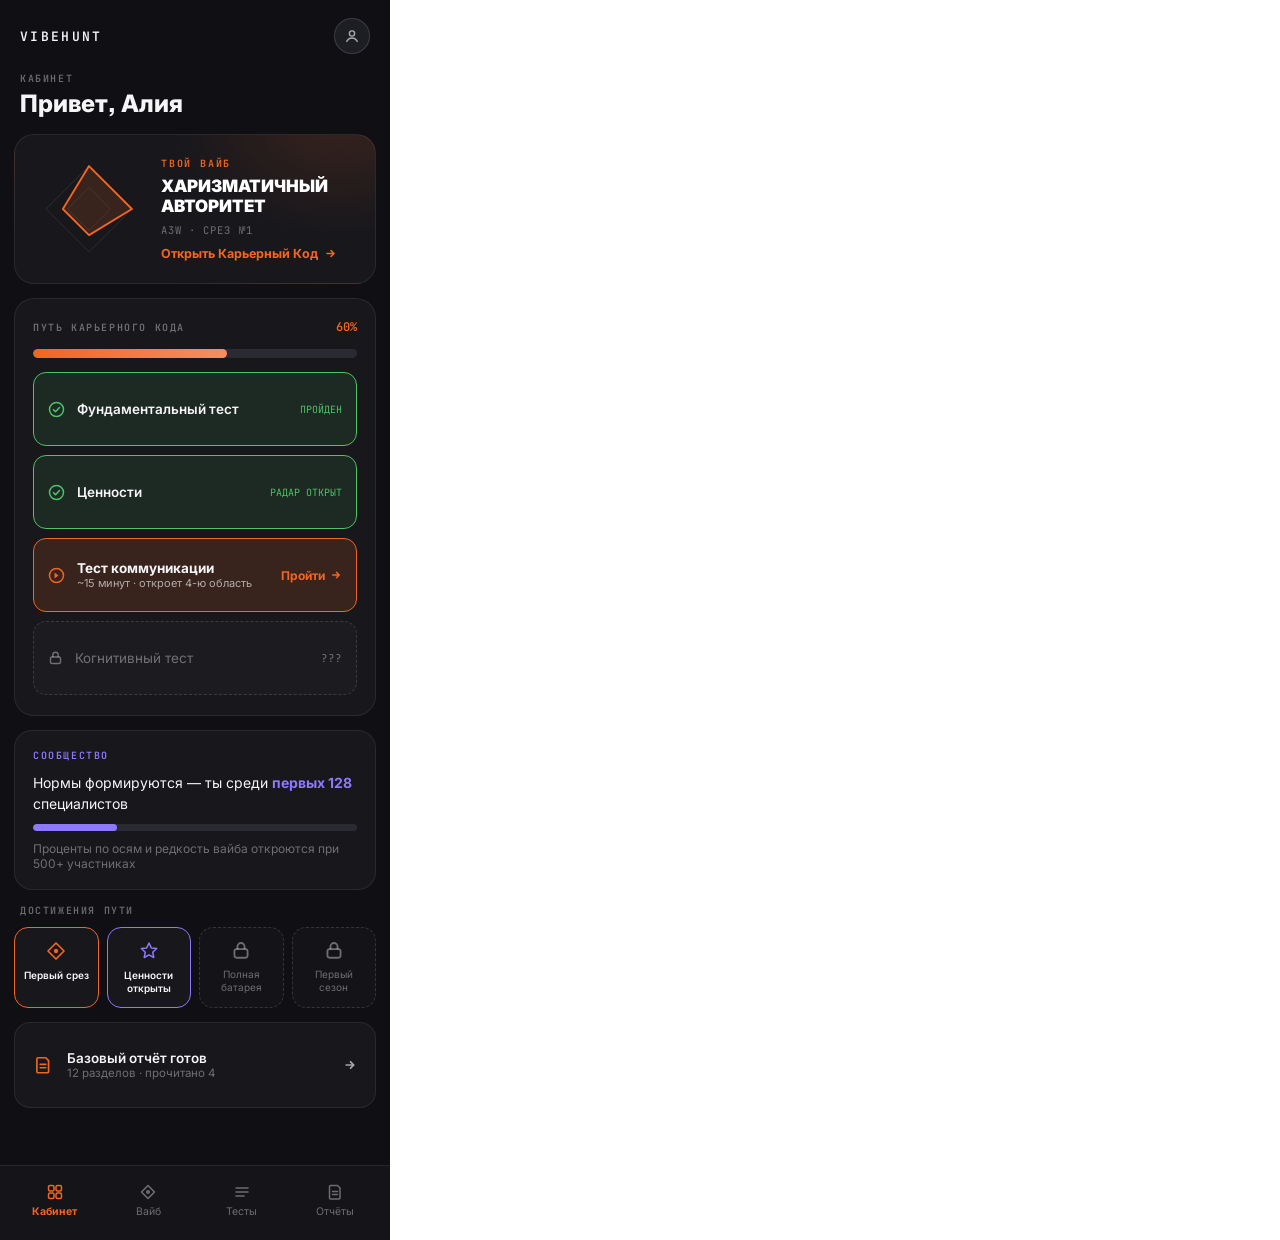
<file: PRDT/concepts/vibe-hunt/prototype/pages/cabinet-source.html>
<!doctype html>
<html lang="ru" data-board="Cabinet" data-theme="dark">
<head>
<meta charset="utf-8">
<meta name="viewport" content="width=390, initial-scale=1">
<title>Cabinet · dark — VibeHunt redesign mock</title>
<!-- Generated by scripts/render-mock.mjs from the approved canvas board. Do not edit. -->
<link rel="stylesheet" href="https://fonts.googleapis.com/css2?family=Archivo:wght@700;800;900&family=Inter:wght@400;500;600;700&family=JetBrains+Mono:wght@500;600&display=swap">
  <style>
    body { margin: 0; }
    a { color: #B8450B; } a:hover { color: #F26522; }
  </style>
<style>html,body{margin:0;padding:0}</style>
</head>
<body>
<helmet>
  <link rel="stylesheet" href="https://fonts.googleapis.com/css2?family=Archivo:wght@700;800;900&family=Inter:wght@400;500;600;700&family=JetBrains+Mono:wght@500;600&display=swap">
  <style>
    body { margin: 0; }
    a { color: #B8450B; } a:hover { color: #F26522; }
  </style>
</helmet>
<div style="width: 390px; height: 1240px; background: #101014; color: #F5F5F7; font-family: Inter, system-ui, sans-serif; display: flex; flex-direction: column; overflow: hidden;">

  <div style="display: flex; align-items: center; justify-content: space-between; padding: 18px 20px 8px 20px;">
    <div style="font-family: 'JetBrains Mono', monospace; font-size: 13px; font-weight: 600; letter-spacing: 0.18em; color: #F5F5F7;">VIBEHUNT</div>
    <div style="width: 34px; height: 34px; border-radius: 999px; background: #1D1D24; border: 1px solid rgba(255,255,255,0.14); display: flex; align-items: center; justify-content: center;">
      <svg width="16" height="16" viewBox="0 0 16 16" fill="none"><circle cx="8" cy="5.5" r="2.6" stroke="rgba(255,255,255,0.62)" stroke-width="1.4"></circle><path d="M2.8 13.4c1-2.3 3-3.4 5.2-3.4s4.2 1.1 5.2 3.4" stroke="rgba(255,255,255,0.62)" stroke-width="1.4" stroke-linecap="round"></path></svg>
    </div>
  </div>

  <div style="padding: 10px 20px 0 20px; display: flex; flex-direction: column; gap: 4px;">
    <div style="font-family: 'JetBrains Mono', monospace; font-size: 10px; font-weight: 600; letter-spacing: 0.16em; color: rgba(255,255,255,0.38); text-transform: uppercase;">Кабинет</div>
    <div style="font-family: Archivo, Inter, sans-serif; font-weight: 800; font-size: 24px; color: #F5F5F7;">Привет, Алия</div>
  </div>

  <div style="margin: 16px 14px 0 14px; border-radius: 20px; background: radial-gradient(260px 180px at 90% -10%, #F2652226, transparent 65%), #17171C; border: 1px solid rgba(255,255,255,0.08); padding: 18px; display: flex; gap: 16px; align-items: center;">
    <svg width="112" height="112" viewBox="0 0 120 120" fill="none" style="flex-shrink: 0;">
      <polygon points="60,14 106,60 60,106 14,60" stroke="rgba(255,255,255,0.10)" stroke-width="1" fill="none"></polygon>
      <polygon points="60,37 83,60 60,83 37,60" stroke="rgba(255,255,255,0.10)" stroke-width="1" fill="none"></polygon>
      <polygon points="60,14 106,60 60,88 32,60" fill="#F2652226" stroke="#F26522" stroke-width="2" stroke-linejoin="round"></polygon>
    </svg>
    <div style="display: flex; flex-direction: column; gap: 7px; min-width: 0;">
      <div style="font-family: 'JetBrains Mono', monospace; font-size: 10px; font-weight: 600; letter-spacing: 0.18em; color: #F26522;">ТВОЙ ВАЙБ</div>
      <div style="font-family: Archivo, Inter, sans-serif; font-weight: 900; font-size: 17px; line-height: 1.15; text-transform: uppercase; color: #FFFFFF;">Харизматичный авторитет</div>
      <div style="font-family: 'JetBrains Mono', monospace; font-size: 10.5px; letter-spacing: 0.1em; color: rgba(255,255,255,0.38);">A3W · СРЕЗ №1</div>
      <div style="display: flex; align-items: center; gap: 6px; color: #F26522; font-size: 12.5px; font-weight: 700; margin-top: 2px;">
        Открыть Карьерный Код
        <svg width="13" height="13" viewBox="0 0 13 13" fill="none"><path d="M3 6.5h7M7 3.5l3 3-3 3" stroke="currentColor" stroke-width="1.6" stroke-linecap="round" stroke-linejoin="round"></path></svg>
      </div>
    </div>
  </div>

  <div style="margin: 14px 14px 0 14px; border-radius: 20px; background: #17171C; border: 1px solid rgba(255,255,255,0.08); padding: 20px 18px; display: flex; flex-direction: column; gap: 14px;">
    <div style="display: flex; align-items: center; justify-content: space-between;">
      <div style="font-family: 'JetBrains Mono', monospace; font-size: 10px; font-weight: 600; letter-spacing: 0.16em; color: rgba(255,255,255,0.38); text-transform: uppercase;">Путь Карьерного Кода</div>
      <div style="font-family: 'JetBrains Mono', monospace; font-size: 12px; font-weight: 600; color: #F26522;">60%</div>
    </div>
    <div style="height: 9px; border-radius: 999px; background: #2A2A33; overflow: hidden;">
      <div style="width: 60%; height: 100%; border-radius: 999px; background: linear-gradient(90deg, #F26522, #F78E5E);"></div>
    </div>
    <div style="display: flex; flex-direction: column; gap: 9px;">
      <div style="display: flex; align-items: center; gap: 12px; border-radius: 13px; background: rgba(76,195,102,0.10); border: 1px solid #4CC366; padding: 12px 14px; min-height: 48px;">
        <svg width="17" height="17" viewBox="0 0 17 17" fill="none"><circle cx="8.5" cy="8.5" r="7" stroke="#4CC366" stroke-width="1.5"></circle><path d="M5.5 8.7l2 2 4-4.2" stroke="#4CC366" stroke-width="1.6" stroke-linecap="round" stroke-linejoin="round"></path></svg>
        <div style="flex: 1; font-size: 13.5px; font-weight: 600; color: #F5F5F7;">Фундаментальный тест</div>
        <div style="font-family: 'JetBrains Mono', monospace; font-size: 10px; color: #4CC366;">ПРОЙДЕН</div>
      </div>
      <div style="display: flex; align-items: center; gap: 12px; border-radius: 13px; background: rgba(76,195,102,0.10); border: 1px solid #4CC366; padding: 12px 14px; min-height: 48px;">
        <svg width="17" height="17" viewBox="0 0 17 17" fill="none"><circle cx="8.5" cy="8.5" r="7" stroke="#4CC366" stroke-width="1.5"></circle><path d="M5.5 8.7l2 2 4-4.2" stroke="#4CC366" stroke-width="1.6" stroke-linecap="round" stroke-linejoin="round"></path></svg>
        <div style="flex: 1; font-size: 13.5px; font-weight: 600; color: #F5F5F7;">Ценности</div>
        <div style="font-family: 'JetBrains Mono', monospace; font-size: 10px; color: #4CC366;">РАДАР ОТКРЫТ</div>
      </div>
      <div style="display: flex; align-items: center; gap: 12px; border-radius: 13px; background: #F2652226; border: 1px solid #F26522; padding: 12px 14px; min-height: 48px;">
        <svg width="17" height="17" viewBox="0 0 17 17" fill="none"><circle cx="8.5" cy="8.5" r="7" stroke="#F26522" stroke-width="1.5"></circle><path d="M6.5 5.5l4 3-4 3v-6z" fill="#F26522"></path></svg>
        <div style="flex: 1; display: flex; flex-direction: column;">
          <div style="font-size: 13.5px; font-weight: 700; color: #F5F5F7;">Тест коммуникации</div>
          <div style="font-size: 11px; color: rgba(255,255,255,0.62);">~15 минут · откроет 4-ю область</div>
        </div>
        <div style="display: flex; align-items: center; gap: 5px; font-size: 12px; font-weight: 700; color: #F26522;">
          Пройти
          <svg width="12" height="12" viewBox="0 0 13 13" fill="none"><path d="M3 6.5h7M7 3.5l3 3-3 3" stroke="currentColor" stroke-width="1.7" stroke-linecap="round" stroke-linejoin="round"></path></svg>
        </div>
      </div>
      <div style="display: flex; align-items: center; gap: 12px; border-radius: 13px; background: rgba(255,255,255,0.02); border: 1px dashed rgba(255,255,255,0.14); padding: 12px 14px; min-height: 48px;">
        <svg width="15" height="16" viewBox="0 0 15 16" fill="none"><rect x="2.5" y="7" width="10" height="6.5" rx="1.6" stroke="rgba(255,255,255,0.38)" stroke-width="1.4"></rect><path d="M4.8 7V5a2.7 2.7 0 0 1 5.4 0v2" stroke="rgba(255,255,255,0.38)" stroke-width="1.4"></path></svg>
        <div style="flex: 1; font-size: 13.5px; color: rgba(255,255,255,0.38);">Когнитивный тест</div>
        <div style="font-family: 'JetBrains Mono', monospace; font-size: 11px; color: rgba(255,255,255,0.38);">???</div>
      </div>
    </div>
  </div>

  <div style="margin: 14px 14px 0 14px; border-radius: 18px; background: #17171C; border: 1px solid rgba(255,255,255,0.08); padding: 18px; display: flex; flex-direction: column; gap: 10px;">
    <div style="font-family: 'JetBrains Mono', monospace; font-size: 10px; font-weight: 600; letter-spacing: 0.16em; color: #8E78FF; text-transform: uppercase;">Сообщество</div>
    <div style="font-size: 14px; line-height: 1.5; color: #F5F5F7;">Нормы формируются — ты среди <b style="color: #8E78FF;">первых 128</b> специалистов</div>
    <div style="height: 7px; border-radius: 999px; background: #2A2A33; overflow: hidden;">
      <div style="width: 26%; height: 100%; border-radius: 999px; background: #8E78FF;"></div>
    </div>
    <div style="font-size: 12px; color: rgba(255,255,255,0.38);">Проценты по осям и редкость вайба откроются при 500+ участниках</div>
  </div>

  <div style="margin: 14px 14px 0 14px; display: flex; flex-direction: column; gap: 10px;">
    <div style="font-family: 'JetBrains Mono', monospace; font-size: 10px; font-weight: 600; letter-spacing: 0.16em; color: rgba(255,255,255,0.38); text-transform: uppercase; padding: 0 6px;">Достижения пути</div>
    <div style="display: grid; grid-template-columns: repeat(4, minmax(0, 1fr)); gap: 8px;">
      <div style="border-radius: 14px; background: #17171C; border: 1px solid #F26522; padding: 12px 8px; display: flex; flex-direction: column; align-items: center; gap: 7px;">
        <svg width="22" height="22" viewBox="0 0 22 22" fill="none"><polygon points="11,3 19,11 11,19 3,11" stroke="#F26522" stroke-width="1.7" stroke-linejoin="round"></polygon><circle cx="11" cy="11" r="2.2" fill="#F26522"></circle></svg>
        <div style="font-size: 10px; font-weight: 600; color: #F5F5F7; text-align: center; line-height: 1.3;">Первый срез</div>
      </div>
      <div style="border-radius: 14px; background: #17171C; border: 1px solid #8E78FF; padding: 12px 8px; display: flex; flex-direction: column; align-items: center; gap: 7px;">
        <svg width="22" height="22" viewBox="0 0 22 22" fill="none"><path d="M11 3l2.3 4.9 5.4.6-4 3.7 1.1 5.3L11 14.9l-4.8 2.6 1.1-5.3-4-3.7 5.4-.6L11 3z" stroke="#8E78FF" stroke-width="1.5" stroke-linejoin="round"></path></svg>
        <div style="font-size: 10px; font-weight: 600; color: #F5F5F7; text-align: center; line-height: 1.3;">Ценности открыты</div>
      </div>
      <div style="border-radius: 14px; background: rgba(255,255,255,0.02); border: 1px dashed rgba(255,255,255,0.14); padding: 12px 8px; display: flex; flex-direction: column; align-items: center; gap: 7px;">
        <svg width="20" height="21" viewBox="0 0 15 16" fill="none"><rect x="2.5" y="7" width="10" height="6.5" rx="1.6" stroke="rgba(255,255,255,0.38)" stroke-width="1.4"></rect><path d="M4.8 7V5a2.7 2.7 0 0 1 5.4 0v2" stroke="rgba(255,255,255,0.38)" stroke-width="1.4"></path></svg>
        <div style="font-size: 10px; color: rgba(255,255,255,0.38); text-align: center; line-height: 1.3;">Полная батарея</div>
      </div>
      <div style="border-radius: 14px; background: rgba(255,255,255,0.02); border: 1px dashed rgba(255,255,255,0.14); padding: 12px 8px; display: flex; flex-direction: column; align-items: center; gap: 7px;">
        <svg width="20" height="21" viewBox="0 0 15 16" fill="none"><rect x="2.5" y="7" width="10" height="6.5" rx="1.6" stroke="rgba(255,255,255,0.38)" stroke-width="1.4"></rect><path d="M4.8 7V5a2.7 2.7 0 0 1 5.4 0v2" stroke="rgba(255,255,255,0.38)" stroke-width="1.4"></path></svg>
        <div style="font-size: 10px; color: rgba(255,255,255,0.38); text-align: center; line-height: 1.3;">Первый сезон</div>
      </div>
    </div>
  </div>

  <div style="margin: 14px 14px 0 14px; border-radius: 16px; background: #17171C; border: 1px solid rgba(255,255,255,0.08); padding: 16px 18px; display: flex; align-items: center; gap: 14px; min-height: 52px;">
    <svg width="20" height="20" viewBox="0 0 18 18" fill="none"><path d="M4.5 2.5h7l2.5 2.5v10a1 1 0 0 1-1 1h-8.5a1 1 0 0 1-1-1v-11.5a1 1 0 0 1 1-1z" stroke="#F26522" stroke-width="1.5" stroke-linejoin="round"></path><path d="M6.5 8.5h5M6.5 11.5h5" stroke="#F26522" stroke-width="1.5" stroke-linecap="round"></path></svg>
    <div style="flex: 1; display: flex; flex-direction: column;">
      <div style="font-size: 13.5px; font-weight: 600; color: #F5F5F7;">Базовый отчёт готов</div>
      <div style="font-size: 11.5px; color: rgba(255,255,255,0.38);">12 разделов · прочитано 4</div>
    </div>
    <svg width="14" height="14" viewBox="0 0 13 13" fill="none"><path d="M3 6.5h7M7 3.5l3 3-3 3" stroke="rgba(255,255,255,0.62)" stroke-width="1.6" stroke-linecap="round" stroke-linejoin="round"></path></svg>
  </div>

  <div style="margin-top: auto; display: grid; grid-template-columns: repeat(4, minmax(0, 1fr)); border-top: 1px solid rgba(255,255,255,0.08); background: #141419; padding: 10px 8px 16px 8px;">
    <div style="min-height: 48px; display: flex; flex-direction: column; align-items: center; justify-content: center; gap: 4px; color: #F26522; font-size: 10.5px; font-weight: 700;">
      <svg width="18" height="18" viewBox="0 0 18 18" fill="none"><rect x="2.5" y="2.5" width="5.5" height="5.5" rx="1.5" stroke="currentColor" stroke-width="1.5"></rect><rect x="10" y="2.5" width="5.5" height="5.5" rx="1.5" stroke="currentColor" stroke-width="1.5"></rect><rect x="2.5" y="10" width="5.5" height="5.5" rx="1.5" stroke="currentColor" stroke-width="1.5"></rect><rect x="10" y="10" width="5.5" height="5.5" rx="1.5" stroke="currentColor" stroke-width="1.5"></rect></svg>
      Кабинет
    </div>
    <div style="min-height: 48px; display: flex; flex-direction: column; align-items: center; justify-content: center; gap: 4px; color: rgba(255,255,255,0.38); font-size: 10.5px;">
      <svg width="18" height="18" viewBox="0 0 18 18" fill="none"><polygon points="9,2.5 15.5,9 9,15.5 2.5,9" stroke="currentColor" stroke-width="1.6" stroke-linejoin="round"></polygon><circle cx="9" cy="9" r="2" fill="currentColor"></circle></svg>
      Вайб
    </div>
    <div style="min-height: 48px; display: flex; flex-direction: column; align-items: center; justify-content: center; gap: 4px; color: rgba(255,255,255,0.38); font-size: 10.5px;">
      <svg width="18" height="18" viewBox="0 0 18 18" fill="none"><path d="M3 5h12M3 9h12M3 13h8" stroke="currentColor" stroke-width="1.6" stroke-linecap="round"></path></svg>
      Тесты
    </div>
    <div style="min-height: 48px; display: flex; flex-direction: column; align-items: center; justify-content: center; gap: 4px; color: rgba(255,255,255,0.38); font-size: 10.5px;">
      <svg width="18" height="18" viewBox="0 0 18 18" fill="none"><path d="M4.5 2.5h7l2.5 2.5v10a1 1 0 0 1-1 1h-8.5a1 1 0 0 1-1-1v-11.5a1 1 0 0 1 1-1z" stroke="currentColor" stroke-width="1.5" stroke-linejoin="round"></path><path d="M6.5 8.5h5M6.5 11.5h5" stroke="currentColor" stroke-width="1.5" stroke-linecap="round"></path></svg>
      Отчёты
    </div>
  </div>
</div>
</body>
</html>
</file>
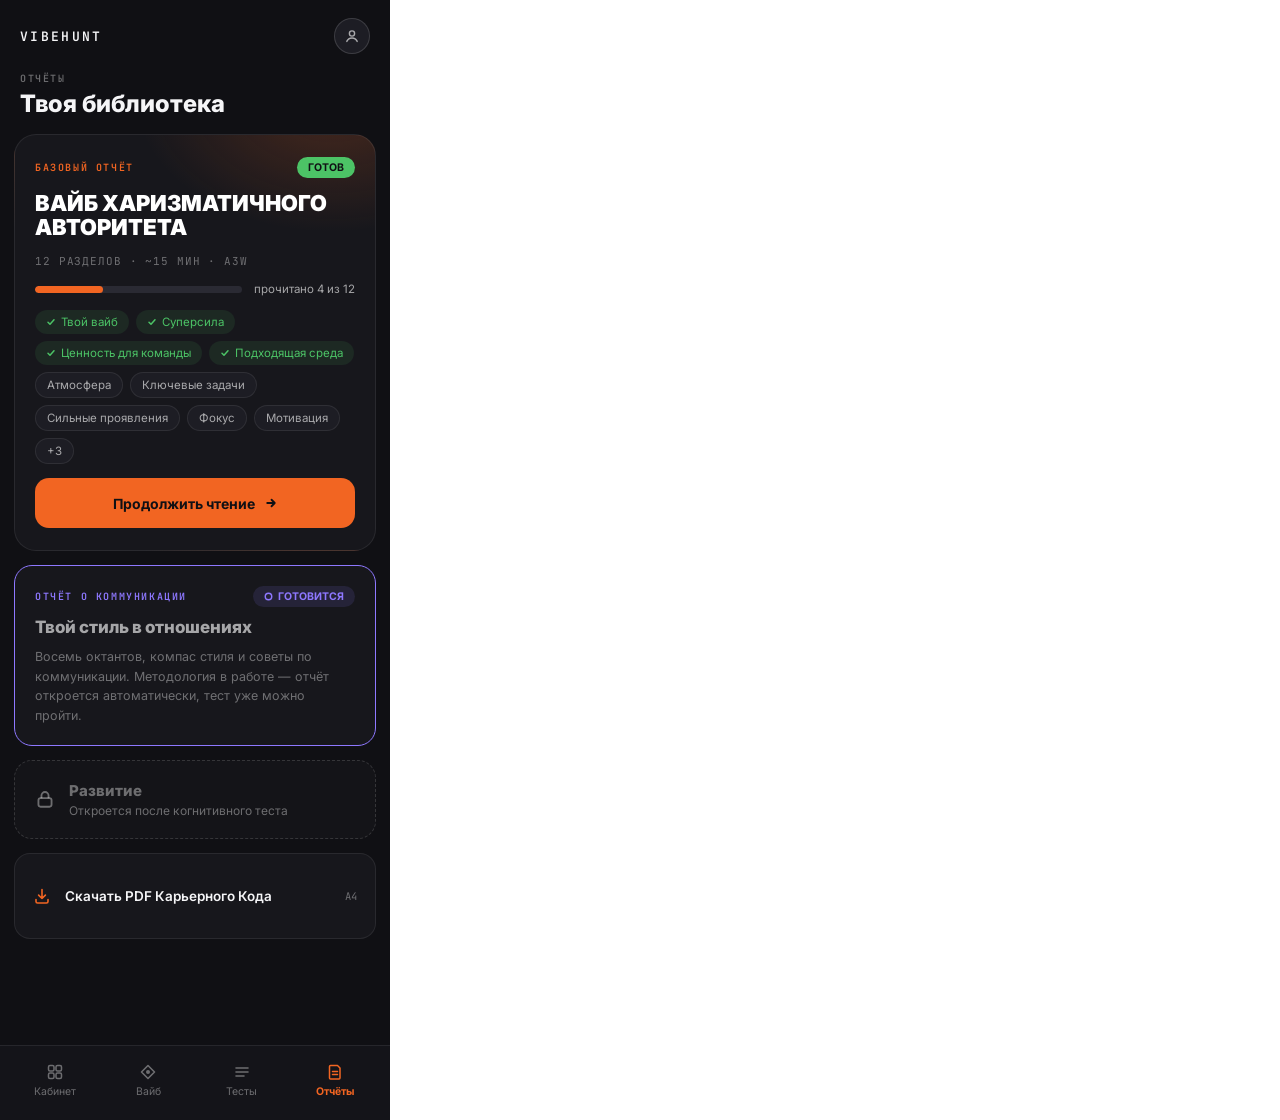
<file: PRDT/concepts/vibe-hunt/prototype/pages/reports-source.html>
<!doctype html>
<html lang="ru" data-board="Reports" data-theme="dark">
<head>
<meta charset="utf-8">
<meta name="viewport" content="width=390, initial-scale=1">
<title>Reports · dark — VibeHunt redesign mock</title>
<!-- Generated by scripts/render-mock.mjs from the approved canvas board. Do not edit. -->
<link rel="stylesheet" href="https://fonts.googleapis.com/css2?family=Archivo:wght@700;800;900&family=Inter:wght@400;500;600;700&family=JetBrains+Mono:wght@500;600&display=swap">
  <style>
    body { margin: 0; }
    a { color: #B8450B; } a:hover { color: #F26522; }
  </style>
<style>html,body{margin:0;padding:0}</style>
</head>
<body>
<helmet>
  <link rel="stylesheet" href="https://fonts.googleapis.com/css2?family=Archivo:wght@700;800;900&family=Inter:wght@400;500;600;700&family=JetBrains+Mono:wght@500;600&display=swap">
  <style>
    body { margin: 0; }
    a { color: #B8450B; } a:hover { color: #F26522; }
  </style>
</helmet>
<div style="width: 390px; height: 1120px; background: #101014; color: #F5F5F7; font-family: Inter, system-ui, sans-serif; display: flex; flex-direction: column; overflow: hidden;">

  <div style="display: flex; align-items: center; justify-content: space-between; padding: 18px 20px 8px 20px;">
    <div style="font-family: 'JetBrains Mono', monospace; font-size: 13px; font-weight: 600; letter-spacing: 0.18em; color: #F5F5F7;">VIBEHUNT</div>
    <div style="width: 34px; height: 34px; border-radius: 999px; background: #1D1D24; border: 1px solid rgba(255,255,255,0.14); display: flex; align-items: center; justify-content: center;">
      <svg width="16" height="16" viewBox="0 0 16 16" fill="none"><circle cx="8" cy="5.5" r="2.6" stroke="rgba(255,255,255,0.62)" stroke-width="1.4"></circle><path d="M2.8 13.4c1-2.3 3-3.4 5.2-3.4s4.2 1.1 5.2 3.4" stroke="rgba(255,255,255,0.62)" stroke-width="1.4" stroke-linecap="round"></path></svg>
    </div>
  </div>

  <div style="padding: 10px 20px 0 20px; display: flex; flex-direction: column; gap: 4px;">
    <div style="font-family: 'JetBrains Mono', monospace; font-size: 10px; font-weight: 600; letter-spacing: 0.16em; color: rgba(255,255,255,0.38); text-transform: uppercase;">Отчёты</div>
    <div style="font-family: Archivo, Inter, sans-serif; font-weight: 800; font-size: 24px; color: #F5F5F7;">Твоя библиотека</div>
  </div>

  <div style="margin: 16px 14px 0 14px; border-radius: 22px; background: radial-gradient(300px 200px at 88% -8%, rgba(242,101,34,0.22), transparent 65%), #17171C; border: 1px solid rgba(255,255,255,0.08); padding: 22px 20px; display: flex; flex-direction: column; gap: 14px;">
    <div style="display: flex; align-items: center; justify-content: space-between;">
      <div style="font-family: 'JetBrains Mono', monospace; font-size: 10px; font-weight: 600; letter-spacing: 0.16em; color: #F26522; text-transform: uppercase;">Базовый отчёт</div>
      <div style="font-size: 10.5px; font-weight: 700; color: #101014; background: #4CC366; border-radius: 999px; padding: 4px 11px;">ГОТОВ</div>
    </div>
    <div style="font-family: Archivo, Inter, sans-serif; font-weight: 900; font-size: 22px; line-height: 1.1; text-transform: uppercase; color: #FFFFFF;">Вайб Харизматичного Авторитета</div>
    <div style="font-family: 'JetBrains Mono', monospace; font-size: 11px; letter-spacing: 0.08em; color: rgba(255,255,255,0.38);">12 РАЗДЕЛОВ · ~15 МИН · A3W</div>
    <div style="display: flex; align-items: center; gap: 12px;">
      <div style="flex: 1; height: 7px; border-radius: 999px; background: #2A2A33; overflow: hidden;">
        <div style="width: 33%; height: 100%; border-radius: 999px; background: #F26522;"></div>
      </div>
      <div style="font-size: 11.5px; color: rgba(255,255,255,0.62);">прочитано 4 из 12</div>
    </div>
    <div style="display: flex; flex-wrap: wrap; gap: 7px;">
      <div style="display: flex; align-items: center; gap: 5px; font-size: 11.5px; color: #4CC366; background: rgba(76,195,102,0.10); border-radius: 999px; padding: 5px 11px;">
        <svg width="10" height="10" viewBox="0 0 10 10" fill="none"><path d="M2 5.2l2 2 4-4.4" stroke="#4CC366" stroke-width="1.5" stroke-linecap="round" stroke-linejoin="round"></path></svg>Твой вайб
      </div>
      <div style="display: flex; align-items: center; gap: 5px; font-size: 11.5px; color: #4CC366; background: rgba(76,195,102,0.10); border-radius: 999px; padding: 5px 11px;">
        <svg width="10" height="10" viewBox="0 0 10 10" fill="none"><path d="M2 5.2l2 2 4-4.4" stroke="#4CC366" stroke-width="1.5" stroke-linecap="round" stroke-linejoin="round"></path></svg>Суперсила
      </div>
      <div style="display: flex; align-items: center; gap: 5px; font-size: 11.5px; color: #4CC366; background: rgba(76,195,102,0.10); border-radius: 999px; padding: 5px 11px;">
        <svg width="10" height="10" viewBox="0 0 10 10" fill="none"><path d="M2 5.2l2 2 4-4.4" stroke="#4CC366" stroke-width="1.5" stroke-linecap="round" stroke-linejoin="round"></path></svg>Ценность для команды
      </div>
      <div style="display: flex; align-items: center; gap: 5px; font-size: 11.5px; color: #4CC366; background: rgba(76,195,102,0.10); border-radius: 999px; padding: 5px 11px;">
        <svg width="10" height="10" viewBox="0 0 10 10" fill="none"><path d="M2 5.2l2 2 4-4.4" stroke="#4CC366" stroke-width="1.5" stroke-linecap="round" stroke-linejoin="round"></path></svg>Подходящая среда
      </div>
      <div style="font-size: 11.5px; color: rgba(255,255,255,0.62); background: #1D1D24; border: 1px solid rgba(255,255,255,0.08); border-radius: 999px; padding: 5px 11px;">Атмосфера</div>
      <div style="font-size: 11.5px; color: rgba(255,255,255,0.62); background: #1D1D24; border: 1px solid rgba(255,255,255,0.08); border-radius: 999px; padding: 5px 11px;">Ключевые задачи</div>
      <div style="font-size: 11.5px; color: rgba(255,255,255,0.62); background: #1D1D24; border: 1px solid rgba(255,255,255,0.08); border-radius: 999px; padding: 5px 11px;">Сильные проявления</div>
      <div style="font-size: 11.5px; color: rgba(255,255,255,0.62); background: #1D1D24; border: 1px solid rgba(255,255,255,0.08); border-radius: 999px; padding: 5px 11px;">Фокус</div>
      <div style="font-size: 11.5px; color: rgba(255,255,255,0.62); background: #1D1D24; border: 1px solid rgba(255,255,255,0.08); border-radius: 999px; padding: 5px 11px;">Мотивация</div>
      <div style="font-size: 11.5px; color: rgba(255,255,255,0.62); background: #1D1D24; border: 1px solid rgba(255,255,255,0.08); border-radius: 999px; padding: 5px 11px;">+3</div>
    </div>
    <div style="min-height: 50px; display: flex; align-items: center; justify-content: center; gap: 9px; border-radius: 14px; background: #F26522; color: #101014; font-size: 14px; font-weight: 700;">
      Продолжить чтение
      <svg width="14" height="14" viewBox="0 0 13 13" fill="none"><path d="M3 6.5h7M7 3.5l3 3-3 3" stroke="#101014" stroke-width="1.7" stroke-linecap="round" stroke-linejoin="round"></path></svg>
    </div>
  </div>

  <div style="margin: 14px 14px 0 14px; border-radius: 18px; background: #17171C; border: 1px solid #8E78FF; padding: 20px; display: flex; flex-direction: column; gap: 10px;">
    <div style="display: flex; align-items: center; justify-content: space-between;">
      <div style="font-family: 'JetBrains Mono', monospace; font-size: 10px; font-weight: 600; letter-spacing: 0.16em; color: #8E78FF; text-transform: uppercase;">Отчёт о коммуникации</div>
      <div style="display: flex; align-items: center; gap: 5px; font-size: 10.5px; font-weight: 700; color: #8E78FF; background: rgba(142,120,255,0.12); border-radius: 999px; padding: 4px 11px;">
        <svg width="9" height="9" viewBox="0 0 10 10" fill="none"><circle cx="5" cy="5" r="3.6" stroke="currentColor" stroke-width="1.6"></circle></svg>ГОТОВИТСЯ
      </div>
    </div>
    <div style="font-family: Archivo, Inter, sans-serif; font-weight: 800; font-size: 17px; color: rgba(255,255,255,0.62);">Твой стиль в отношениях</div>
    <div style="font-size: 12.5px; line-height: 1.55; color: rgba(255,255,255,0.38);">Восемь октантов, компас стиля и советы по коммуникации. Методология в работе — отчёт откроется автоматически, тест уже можно пройти.</div>
  </div>

  <div style="margin: 14px 14px 0 14px; border-radius: 18px; background: rgba(255,255,255,0.02); border: 1px dashed rgba(255,255,255,0.14); padding: 20px; display: flex; align-items: center; gap: 14px;">
    <svg width="20" height="21" viewBox="0 0 15 16" fill="none"><rect x="2.5" y="7" width="10" height="6.5" rx="1.6" stroke="rgba(255,255,255,0.38)" stroke-width="1.4"></rect><path d="M4.8 7V5a2.7 2.7 0 0 1 5.4 0v2" stroke="rgba(255,255,255,0.38)" stroke-width="1.4"></path></svg>
    <div style="display: flex; flex-direction: column; gap: 3px;">
      <div style="font-family: Archivo, Inter, sans-serif; font-weight: 800; font-size: 15px; color: rgba(255,255,255,0.38);">Развитие</div>
      <div style="font-size: 12px; color: rgba(255,255,255,0.38);">Откроется после когнитивного теста</div>
    </div>
  </div>

  <div style="margin: 14px 14px 0 14px; border-radius: 16px; background: #17171C; border: 1px solid rgba(255,255,255,0.08); padding: 16px 18px; display: flex; align-items: center; gap: 14px; min-height: 52px;">
    <svg width="18" height="18" viewBox="0 0 18 18" fill="none"><path d="M9 2.5v9M9 11.5l-3.4-3.4M9 11.5l3.4-3.4" stroke="#F26522" stroke-width="1.6" stroke-linecap="round" stroke-linejoin="round"></path><path d="M3 12.5v2a1.5 1.5 0 0 0 1.5 1.5h9a1.5 1.5 0 0 0 1.5-1.5v-2" stroke="#F26522" stroke-width="1.6" stroke-linecap="round"></path></svg>
    <div style="flex: 1; font-size: 13.5px; font-weight: 600; color: #F5F5F7;">Скачать PDF Карьерного Кода</div>
    <div style="font-family: 'JetBrains Mono', monospace; font-size: 10.5px; color: rgba(255,255,255,0.38);">A4</div>
  </div>

  <div style="margin-top: auto; display: grid; grid-template-columns: repeat(4, minmax(0, 1fr)); border-top: 1px solid rgba(255,255,255,0.08); background: #141419; padding: 10px 8px 16px 8px;">
    <div style="min-height: 48px; display: flex; flex-direction: column; align-items: center; justify-content: center; gap: 4px; color: rgba(255,255,255,0.38); font-size: 10.5px;">
      <svg width="18" height="18" viewBox="0 0 18 18" fill="none"><rect x="2.5" y="2.5" width="5.5" height="5.5" rx="1.5" stroke="currentColor" stroke-width="1.5"></rect><rect x="10" y="2.5" width="5.5" height="5.5" rx="1.5" stroke="currentColor" stroke-width="1.5"></rect><rect x="2.5" y="10" width="5.5" height="5.5" rx="1.5" stroke="currentColor" stroke-width="1.5"></rect><rect x="10" y="10" width="5.5" height="5.5" rx="1.5" stroke="currentColor" stroke-width="1.5"></rect></svg>
      Кабинет
    </div>
    <div style="min-height: 48px; display: flex; flex-direction: column; align-items: center; justify-content: center; gap: 4px; color: rgba(255,255,255,0.38); font-size: 10.5px;">
      <svg width="18" height="18" viewBox="0 0 18 18" fill="none"><polygon points="9,2.5 15.5,9 9,15.5 2.5,9" stroke="currentColor" stroke-width="1.6" stroke-linejoin="round"></polygon><circle cx="9" cy="9" r="2" fill="currentColor"></circle></svg>
      Вайб
    </div>
    <div style="min-height: 48px; display: flex; flex-direction: column; align-items: center; justify-content: center; gap: 4px; color: rgba(255,255,255,0.38); font-size: 10.5px;">
      <svg width="18" height="18" viewBox="0 0 18 18" fill="none"><path d="M3 5h12M3 9h12M3 13h8" stroke="currentColor" stroke-width="1.6" stroke-linecap="round"></path></svg>
      Тесты
    </div>
    <div style="min-height: 48px; display: flex; flex-direction: column; align-items: center; justify-content: center; gap: 4px; color: #F26522; font-size: 10.5px; font-weight: 700;">
      <svg width="18" height="18" viewBox="0 0 18 18" fill="none"><path d="M4.5 2.5h7l2.5 2.5v10a1 1 0 0 1-1 1h-8.5a1 1 0 0 1-1-1v-11.5a1 1 0 0 1 1-1z" stroke="currentColor" stroke-width="1.5" stroke-linejoin="round"></path><path d="M6.5 8.5h5M6.5 11.5h5" stroke="currentColor" stroke-width="1.5" stroke-linecap="round"></path></svg>
      Отчёты
    </div>
  </div>
</div>
</body>
</html>
</file>
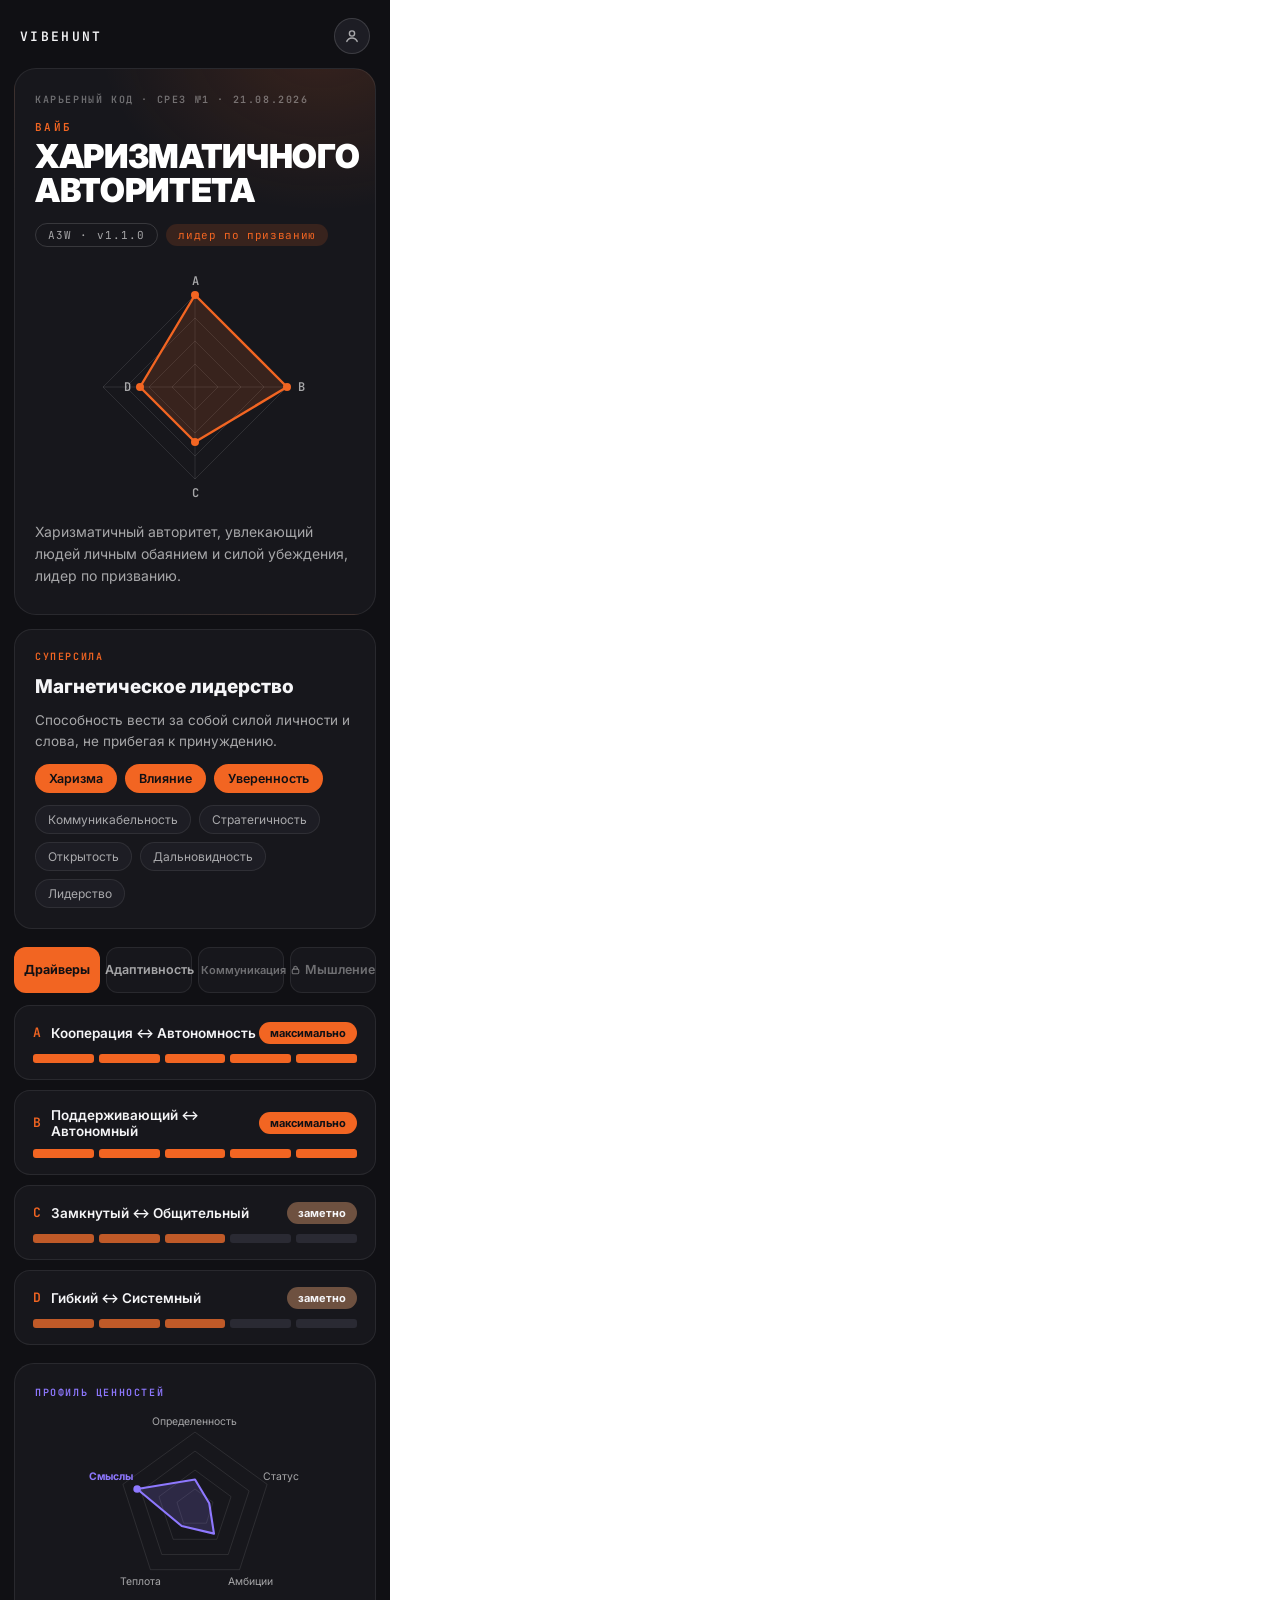
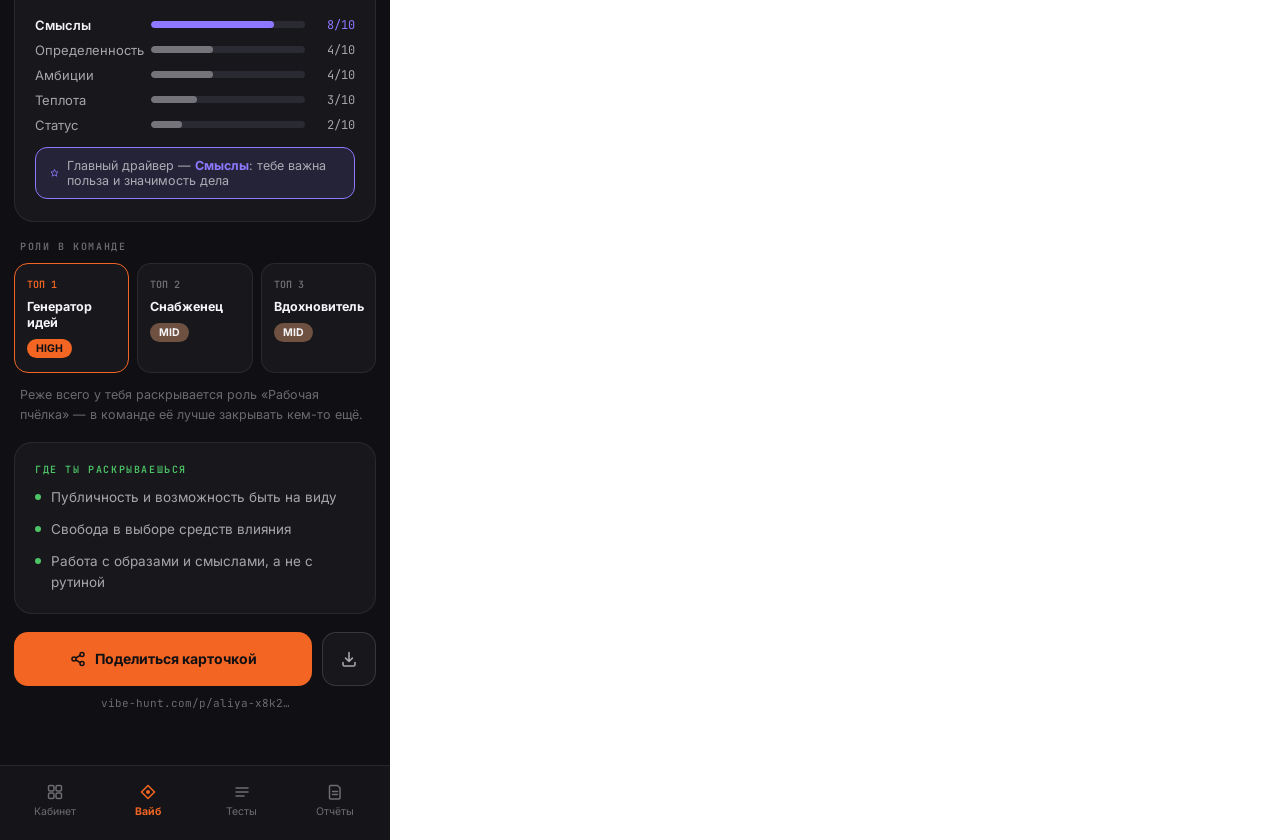
<file: PRDT/concepts/vibe-hunt/prototype/pages/vibe-source.html>
<!doctype html>
<html lang="ru" data-board="Main" data-theme="dark">
<head>
<meta charset="utf-8">
<meta name="viewport" content="width=390, initial-scale=1">
<title>Main · dark — VibeHunt redesign mock</title>
<!-- Generated by scripts/render-mock.mjs from the approved canvas board. Do not edit. -->
<link rel="stylesheet" href="https://fonts.googleapis.com/css2?family=Archivo:wght@700;800;900&family=Inter:wght@400;500;600;700&family=JetBrains+Mono:wght@500;600&display=swap">
  <style>
    body { margin: 0; }
    a { color: #B8450B; } a:hover { color: #F26522; }
  </style>
<style>html,body{margin:0;padding:0}</style>
</head>
<body>
<helmet>
  <link rel="stylesheet" href="https://fonts.googleapis.com/css2?family=Archivo:wght@700;800;900&family=Inter:wght@400;500;600;700&family=JetBrains+Mono:wght@500;600&display=swap">
  <style>
    body { margin: 0; }
    a { color: #B8450B; } a:hover { color: #F26522; }
  </style>
</helmet>
<div style="width: 390px; height: 2440px; background: #101014; color: #F5F5F7; font-family: Inter, system-ui, sans-serif; display: flex; flex-direction: column; overflow: hidden;">

  <div style="display: flex; align-items: center; justify-content: space-between; padding: 18px 20px 14px 20px;">
    <div style="font-family: 'JetBrains Mono', monospace; font-size: 13px; font-weight: 600; letter-spacing: 0.18em; color: #F5F5F7;">VIBEHUNT</div>
    <div style="width: 34px; height: 34px; border-radius: 999px; background: #1D1D24; border: 1px solid rgba(255,255,255,0.14); display: flex; align-items: center; justify-content: center;">
      <svg width="16" height="16" viewBox="0 0 16 16" fill="none"><circle cx="8" cy="5.5" r="2.6" stroke="rgba(255,255,255,0.62)" stroke-width="1.4"></circle><path d="M2.8 13.4c1-2.3 3-3.4 5.2-3.4s4.2 1.1 5.2 3.4" stroke="rgba(255,255,255,0.62)" stroke-width="1.4" stroke-linecap="round"></path></svg>
    </div>
  </div>

  <div style="margin: 0 14px; border-radius: 22px; background: radial-gradient(340px 260px at 85% -5%, #F2652226, transparent 65%), #17171C; border: 1px solid rgba(255,255,255,0.08); padding: 24px 20px 26px 20px; display: flex; flex-direction: column; gap: 14px;">
    <div style="font-family: 'JetBrains Mono', monospace; font-size: 10px; font-weight: 600; letter-spacing: 0.16em; color: rgba(255,255,255,0.38); text-transform: uppercase;">Карьерный Код · срез №1 · 21.08.2026</div>
    <div style="display: flex; flex-direction: column; gap: 6px;">
      <div style="font-family: 'JetBrains Mono', monospace; font-size: 11px; font-weight: 600; letter-spacing: 0.22em; color: #F26522;">ВАЙБ</div>
      <div style="font-family: Archivo, Inter, sans-serif; font-weight: 900; font-size: 33px; line-height: 1.04; letter-spacing: -0.01em; text-transform: uppercase; color: #FFFFFF;">Харизматичного авторитета</div>
    </div>
    <div style="display: flex; gap: 8px; align-items: center;">
      <div style="font-family: 'JetBrains Mono', monospace; font-size: 11px; letter-spacing: 0.1em; color: rgba(255,255,255,0.62); border: 1px solid rgba(255,255,255,0.14); border-radius: 999px; padding: 4px 12px;">A3W · v1.1.0</div>
      <div style="font-family: 'JetBrains Mono', monospace; font-size: 11px; letter-spacing: 0.06em; color: #F26522; background: #F2652226; border-radius: 999px; padding: 4px 12px;">лидер по призванию</div>
    </div>
    <div style="display: flex; justify-content: center; padding: 6px 0 0 0;">
      <svg width="240" height="240" viewBox="0 0 240 240" fill="none">
        <polygon points="120,28 212,120 120,212 28,120" stroke="rgba(255,255,255,0.10)" stroke-width="1" fill="none"></polygon>
        <polygon points="120,51 189,120 120,189 51,120" stroke="rgba(255,255,255,0.10)" stroke-width="1" fill="none"></polygon>
        <polygon points="120,74 166,120 120,166 74,120" stroke="rgba(255,255,255,0.10)" stroke-width="1" fill="none"></polygon>
        <polygon points="120,97 143,120 120,143 97,120" stroke="rgba(255,255,255,0.10)" stroke-width="1" fill="none"></polygon>
        <line x1="120" y1="28" x2="120" y2="212" stroke="rgba(255,255,255,0.10)" stroke-width="1"></line>
        <line x1="28" y1="120" x2="212" y2="120" stroke="rgba(255,255,255,0.10)" stroke-width="1"></line>
        <polygon points="120,28 212,120 120,175 65,120" fill="#F2652226" stroke="#F26522" stroke-width="2.4" stroke-linejoin="round"></polygon>
        <circle cx="120" cy="28" r="4" fill="#F26522"></circle>
        <circle cx="212" cy="120" r="4" fill="#F26522"></circle>
        <circle cx="120" cy="175" r="4" fill="#F26522"></circle>
        <circle cx="65" cy="120" r="4" fill="#F26522"></circle>
        <text x="120" y="18" text-anchor="middle" fill="rgba(255,255,255,0.62)" font-family="JetBrains Mono, monospace" font-size="12" font-weight="600">A</text>
        <text x="226" y="124" text-anchor="middle" fill="rgba(255,255,255,0.62)" font-family="JetBrains Mono, monospace" font-size="12" font-weight="600">B</text>
        <text x="120" y="230" text-anchor="middle" fill="rgba(255,255,255,0.62)" font-family="JetBrains Mono, monospace" font-size="12" font-weight="600">C</text>
        <text x="52" y="124" text-anchor="middle" fill="rgba(255,255,255,0.62)" font-family="JetBrains Mono, monospace" font-size="12" font-weight="600">D</text>
      </svg>
    </div>
    <div style="font-size: 14px; line-height: 1.6; color: rgba(255,255,255,0.62);">Харизматичный авторитет, увлекающий людей личным обаянием и силой убеждения, лидер по призванию.</div>
  </div>

  <div style="margin: 14px 14px 0 14px; border-radius: 18px; background: #17171C; border: 1px solid rgba(255,255,255,0.08); padding: 20px; display: flex; flex-direction: column; gap: 12px;">
    <div style="font-family: 'JetBrains Mono', monospace; font-size: 10px; font-weight: 600; letter-spacing: 0.16em; color: #F26522; text-transform: uppercase;">Суперсила</div>
    <div style="font-family: Archivo, Inter, sans-serif; font-weight: 800; font-size: 19px; color: #F5F5F7;">Магнетическое лидерство</div>
    <div style="font-size: 13.5px; line-height: 1.55; color: rgba(255,255,255,0.62);">Способность вести за собой силой личности и слова, не прибегая к принуждению.</div>
    <div style="display: flex; flex-wrap: wrap; gap: 8px;">
      <div style="font-size: 12.5px; font-weight: 600; color: #101014; background: #F26522; border-radius: 999px; padding: 7px 14px;">Харизма</div>
      <div style="font-size: 12.5px; font-weight: 600; color: #101014; background: #F26522; border-radius: 999px; padding: 7px 14px;">Влияние</div>
      <div style="font-size: 12.5px; font-weight: 600; color: #101014; background: #F26522; border-radius: 999px; padding: 7px 14px;">Уверенность</div>
    </div>
    <div style="display: flex; flex-wrap: wrap; gap: 8px;">
      <div style="font-size: 12px; color: rgba(255,255,255,0.62); background: #1D1D24; border: 1px solid rgba(255,255,255,0.08); border-radius: 999px; padding: 6px 12px;">Коммуникабельность</div>
      <div style="font-size: 12px; color: rgba(255,255,255,0.62); background: #1D1D24; border: 1px solid rgba(255,255,255,0.08); border-radius: 999px; padding: 6px 12px;">Стратегичность</div>
      <div style="font-size: 12px; color: rgba(255,255,255,0.62); background: #1D1D24; border: 1px solid rgba(255,255,255,0.08); border-radius: 999px; padding: 6px 12px;">Открытость</div>
      <div style="font-size: 12px; color: rgba(255,255,255,0.62); background: #1D1D24; border: 1px solid rgba(255,255,255,0.08); border-radius: 999px; padding: 6px 12px;">Дальновидность</div>
      <div style="font-size: 12px; color: rgba(255,255,255,0.62); background: #1D1D24; border: 1px solid rgba(255,255,255,0.08); border-radius: 999px; padding: 6px 12px;">Лидерство</div>
    </div>
  </div>

  <div style="margin: 18px 14px 0 14px; display: grid; grid-template-columns: repeat(4, minmax(0, 1fr)); gap: 6px;">
    <div style="min-height: 44px; display: flex; align-items: center; justify-content: center; border-radius: 12px; background: #F26522; color: #101014; font-size: 12.5px; font-weight: 700;">Драйверы</div>
    <div style="min-height: 44px; display: flex; align-items: center; justify-content: center; border-radius: 12px; background: #17171C; border: 1px solid rgba(255,255,255,0.08); color: rgba(255,255,255,0.62); font-size: 12.5px; font-weight: 600;">Адаптивность</div>
    <div style="min-height: 44px; display: flex; align-items: center; justify-content: center; gap: 5px; border-radius: 12px; background: #17171C; border: 1px solid rgba(255,255,255,0.08); color: rgba(255,255,255,0.38); font-size: 12.5px; font-weight: 600;">
      <svg width="10" height="10" viewBox="0 0 10 10" fill="none"><circle cx="5" cy="5" r="3.6" stroke="#8E78FF" stroke-width="1.6"></circle></svg><span style="font-size: 11px;">Коммуникация</span>
    </div>
    <div style="min-height: 44px; display: flex; align-items: center; justify-content: center; gap: 5px; border-radius: 12px; background: #17171C; border: 1px solid rgba(255,255,255,0.08); color: rgba(255,255,255,0.38); font-size: 12.5px; font-weight: 600;">
      <svg width="11" height="12" viewBox="0 0 11 12" fill="none"><rect x="1.5" y="5" width="8" height="5.6" rx="1.4" stroke="rgba(255,255,255,0.38)" stroke-width="1.4"></rect><path d="M3.4 5V3.6a2.1 2.1 0 0 1 4.2 0V5" stroke="rgba(255,255,255,0.38)" stroke-width="1.4"></path></svg>Мышление
    </div>
  </div>

  <div style="margin: 12px 14px 0 14px; display: flex; flex-direction: column; gap: 10px;">
    <div style="border-radius: 16px; background: #17171C; border: 1px solid rgba(255,255,255,0.08); padding: 16px 18px; display: flex; flex-direction: column; gap: 10px;">
      <div style="display: flex; align-items: center; justify-content: space-between;">
        <div style="display: flex; align-items: center; gap: 10px;">
          <div style="font-family: 'JetBrains Mono', monospace; font-size: 13px; font-weight: 600; color: #F26522;">A</div>
          <div style="font-size: 13.5px; font-weight: 600; color: #F5F5F7;">Кооперация ↔ Автономность</div>
        </div>
        <div style="font-size: 11px; font-weight: 700; color: #101014; background: #F26522; border-radius: 999px; padding: 4px 11px;">максимально</div>
      </div>
      <div style="display: flex; gap: 5px;">
        <div style="flex: 1; height: 9px; border-radius: 3px; background: #F26522;"></div><div style="flex: 1; height: 9px; border-radius: 3px; background: #F26522;"></div><div style="flex: 1; height: 9px; border-radius: 3px; background: #F26522;"></div><div style="flex: 1; height: 9px; border-radius: 3px; background: #F26522;"></div><div style="flex: 1; height: 9px; border-radius: 3px; background: #F26522;"></div>
      </div>
    </div>
    <div style="border-radius: 16px; background: #17171C; border: 1px solid rgba(255,255,255,0.08); padding: 16px 18px; display: flex; flex-direction: column; gap: 10px;">
      <div style="display: flex; align-items: center; justify-content: space-between;">
        <div style="display: flex; align-items: center; gap: 10px;">
          <div style="font-family: 'JetBrains Mono', monospace; font-size: 13px; font-weight: 600; color: #F26522;">B</div>
          <div style="font-size: 13.5px; font-weight: 600; color: #F5F5F7;">Поддерживающий ↔ Автономный</div>
        </div>
        <div style="font-size: 11px; font-weight: 700; color: #101014; background: #F26522; border-radius: 999px; padding: 4px 11px;">максимально</div>
      </div>
      <div style="display: flex; gap: 5px;">
        <div style="flex: 1; height: 9px; border-radius: 3px; background: #F26522;"></div><div style="flex: 1; height: 9px; border-radius: 3px; background: #F26522;"></div><div style="flex: 1; height: 9px; border-radius: 3px; background: #F26522;"></div><div style="flex: 1; height: 9px; border-radius: 3px; background: #F26522;"></div><div style="flex: 1; height: 9px; border-radius: 3px; background: #F26522;"></div>
      </div>
    </div>
    <div style="border-radius: 16px; background: #17171C; border: 1px solid rgba(255,255,255,0.08); padding: 16px 18px; display: flex; flex-direction: column; gap: 10px;">
      <div style="display: flex; align-items: center; justify-content: space-between;">
        <div style="display: flex; align-items: center; gap: 10px;">
          <div style="font-family: 'JetBrains Mono', monospace; font-size: 13px; font-weight: 600; color: #F26522;">C</div>
          <div style="font-size: 13.5px; font-weight: 600; color: #F5F5F7;">Замкнутый ↔ Общительный</div>
        </div>
        <div style="font-size: 11px; font-weight: 700; color: #F5F5F7; background: #6E5140; border-radius: 999px; padding: 4px 11px;">заметно</div>
      </div>
      <div style="display: flex; gap: 5px;">
        <div style="flex: 1; height: 9px; border-radius: 3px; background: #C05A28;"></div><div style="flex: 1; height: 9px; border-radius: 3px; background: #C05A28;"></div><div style="flex: 1; height: 9px; border-radius: 3px; background: #C05A28;"></div><div style="flex: 1; height: 9px; border-radius: 3px; background: #2A2A33;"></div><div style="flex: 1; height: 9px; border-radius: 3px; background: #2A2A33;"></div>
      </div>
    </div>
    <div style="border-radius: 16px; background: #17171C; border: 1px solid rgba(255,255,255,0.08); padding: 16px 18px; display: flex; flex-direction: column; gap: 10px;">
      <div style="display: flex; align-items: center; justify-content: space-between;">
        <div style="display: flex; align-items: center; gap: 10px;">
          <div style="font-family: 'JetBrains Mono', monospace; font-size: 13px; font-weight: 600; color: #F26522;">D</div>
          <div style="font-size: 13.5px; font-weight: 600; color: #F5F5F7;">Гибкий ↔ Системный</div>
        </div>
        <div style="font-size: 11px; font-weight: 700; color: #F5F5F7; background: #6E5140; border-radius: 999px; padding: 4px 11px;">заметно</div>
      </div>
      <div style="display: flex; gap: 5px;">
        <div style="flex: 1; height: 9px; border-radius: 3px; background: #C05A28;"></div><div style="flex: 1; height: 9px; border-radius: 3px; background: #C05A28;"></div><div style="flex: 1; height: 9px; border-radius: 3px; background: #C05A28;"></div><div style="flex: 1; height: 9px; border-radius: 3px; background: #2A2A33;"></div><div style="flex: 1; height: 9px; border-radius: 3px; background: #2A2A33;"></div>
      </div>
    </div>
  </div>

  <div style="margin: 18px 14px 0 14px; border-radius: 20px; background: #17171C; border: 1px solid rgba(255,255,255,0.08); padding: 22px 20px; display: flex; flex-direction: column; gap: 14px;">
    <div style="font-family: 'JetBrains Mono', monospace; font-size: 10px; font-weight: 600; letter-spacing: 0.16em; color: #8E78FF; text-transform: uppercase;">Профиль ценностей</div>
    <div style="display: flex; justify-content: center;">
      <svg width="222" height="190" viewBox="-12 0 234 190" fill="none">
        <polygon points="105,15 181,70 152,160 58,160 29,70" stroke="rgba(255,255,255,0.10)" stroke-width="1" fill="none"></polygon>
        <polygon points="105,35 162,77 140,144 70,144 48,77" stroke="rgba(255,255,255,0.10)" stroke-width="1" fill="none"></polygon>
        <polygon points="105,55 143,83 128,128 82,128 67,83" stroke="rgba(255,255,255,0.10)" stroke-width="1" fill="none"></polygon>
        <polygon points="105,75 124,89 117,111 93,111 86,89" stroke="rgba(255,255,255,0.10)" stroke-width="1" fill="none"></polygon>
        <polygon points="105,65 120,90 125,122 91,114 44,75" fill="rgba(142,120,255,0.18)" stroke="#8E78FF" stroke-width="2.2" stroke-linejoin="round"></polygon>
        <circle cx="44" cy="75" r="4" fill="#8E78FF"></circle>
        <text x="105" y="8" text-anchor="middle" fill="rgba(255,255,255,0.62)" font-family="Inter, sans-serif" font-size="11">Определенность</text>
        <text x="196" y="66" text-anchor="middle" fill="rgba(255,255,255,0.62)" font-family="Inter, sans-serif" font-size="11">Статус</text>
        <text x="163" y="176" text-anchor="middle" fill="rgba(255,255,255,0.62)" font-family="Inter, sans-serif" font-size="11">Амбиции</text>
        <text x="48" y="176" text-anchor="middle" fill="rgba(255,255,255,0.62)" font-family="Inter, sans-serif" font-size="11">Теплота</text>
        <text x="16" y="66" text-anchor="middle" fill="#8E78FF" font-family="Inter, sans-serif" font-size="11" font-weight="700">Смыслы</text>
      </svg>
    </div>
    <div style="display: flex; flex-direction: column; gap: 9px;">
      <div style="display: flex; align-items: center; gap: 12px;">
        <div style="width: 104px; font-size: 13px; font-weight: 600; color: #F5F5F7;">Смыслы</div>
        <div style="flex: 1; height: 7px; border-radius: 999px; background: #2A2A33; overflow: hidden;"><div style="width: 80%; height: 100%; border-radius: 999px; background: #8E78FF;"></div></div>
        <div style="font-family: 'JetBrains Mono', monospace; font-size: 12px; color: #8E78FF; width: 38px; text-align: right;">8/10</div>
      </div>
      <div style="display: flex; align-items: center; gap: 12px;">
        <div style="width: 104px; font-size: 13px; color: rgba(255,255,255,0.62);">Определенность</div>
        <div style="flex: 1; height: 7px; border-radius: 999px; background: #2A2A33; overflow: hidden;"><div style="width: 40%; height: 100%; border-radius: 999px; background: rgba(255,255,255,0.35);"></div></div>
        <div style="font-family: 'JetBrains Mono', monospace; font-size: 12px; color: rgba(255,255,255,0.62); width: 38px; text-align: right;">4/10</div>
      </div>
      <div style="display: flex; align-items: center; gap: 12px;">
        <div style="width: 104px; font-size: 13px; color: rgba(255,255,255,0.62);">Амбиции</div>
        <div style="flex: 1; height: 7px; border-radius: 999px; background: #2A2A33; overflow: hidden;"><div style="width: 40%; height: 100%; border-radius: 999px; background: rgba(255,255,255,0.35);"></div></div>
        <div style="font-family: 'JetBrains Mono', monospace; font-size: 12px; color: rgba(255,255,255,0.62); width: 38px; text-align: right;">4/10</div>
      </div>
      <div style="display: flex; align-items: center; gap: 12px;">
        <div style="width: 104px; font-size: 13px; color: rgba(255,255,255,0.62);">Теплота</div>
        <div style="flex: 1; height: 7px; border-radius: 999px; background: #2A2A33; overflow: hidden;"><div style="width: 30%; height: 100%; border-radius: 999px; background: rgba(255,255,255,0.35);"></div></div>
        <div style="font-family: 'JetBrains Mono', monospace; font-size: 12px; color: rgba(255,255,255,0.62); width: 38px; text-align: right;">3/10</div>
      </div>
      <div style="display: flex; align-items: center; gap: 12px;">
        <div style="width: 104px; font-size: 13px; color: rgba(255,255,255,0.62);">Статус</div>
        <div style="flex: 1; height: 7px; border-radius: 999px; background: #2A2A33; overflow: hidden;"><div style="width: 20%; height: 100%; border-radius: 999px; background: rgba(255,255,255,0.35);"></div></div>
        <div style="font-family: 'JetBrains Mono', monospace; font-size: 12px; color: rgba(255,255,255,0.62); width: 38px; text-align: right;">2/10</div>
      </div>
    </div>
    <div style="display: flex; align-items: center; gap: 8px; background: rgba(142,120,255,0.12); border: 1px solid #8E78FF; border-radius: 12px; padding: 10px 14px;">
      <svg width="14" height="14" viewBox="0 0 14 14" fill="none"><path d="M7 1.5l1.6 3.6 3.9.4-2.9 2.6.8 3.9L7 10l-3.4 2 .8-3.9L1.5 5.5l3.9-.4L7 1.5z" stroke="#8E78FF" stroke-width="1.3" stroke-linejoin="round"></path></svg>
      <div style="font-size: 12.5px; color: rgba(255,255,255,0.62);">Главный драйвер — <b style="color: #8E78FF;">Смыслы</b>: тебе важна польза и значимость дела</div>
    </div>
  </div>

  <div style="margin: 18px 14px 0 14px; display: flex; flex-direction: column; gap: 10px;">
    <div style="font-family: 'JetBrains Mono', monospace; font-size: 10px; font-weight: 600; letter-spacing: 0.16em; color: rgba(255,255,255,0.38); text-transform: uppercase; padding: 0 6px;">Роли в команде</div>
    <div style="display: grid; grid-template-columns: repeat(3, minmax(0, 1fr)); gap: 8px;">
      <div style="border-radius: 14px; background: #17171C; border: 1px solid #F26522; padding: 14px 12px; display: flex; flex-direction: column; gap: 8px;">
        <div style="font-family: 'JetBrains Mono', monospace; font-size: 10px; font-weight: 600; color: #F26522;">ТОП 1</div>
        <div style="font-size: 12.5px; font-weight: 700; color: #F5F5F7; line-height: 1.3;">Генератор идей</div>
        <div style="font-size: 10.5px; font-weight: 700; color: #101014; background: #F26522; border-radius: 999px; padding: 3px 9px; align-self: flex-start;">HIGH</div>
      </div>
      <div style="border-radius: 14px; background: #17171C; border: 1px solid rgba(255,255,255,0.08); padding: 14px 12px; display: flex; flex-direction: column; gap: 8px;">
        <div style="font-family: 'JetBrains Mono', monospace; font-size: 10px; font-weight: 600; color: rgba(255,255,255,0.38);">ТОП 2</div>
        <div style="font-size: 12.5px; font-weight: 700; color: #F5F5F7; line-height: 1.3;">Снабженец</div>
        <div style="font-size: 10.5px; font-weight: 700; color: #F5F5F7; background: #6E5140; border-radius: 999px; padding: 3px 9px; align-self: flex-start;">MID</div>
      </div>
      <div style="border-radius: 14px; background: #17171C; border: 1px solid rgba(255,255,255,0.08); padding: 14px 12px; display: flex; flex-direction: column; gap: 8px;">
        <div style="font-family: 'JetBrains Mono', monospace; font-size: 10px; font-weight: 600; color: rgba(255,255,255,0.38);">ТОП 3</div>
        <div style="font-size: 12.5px; font-weight: 700; color: #F5F5F7; line-height: 1.3;">Вдохновитель</div>
        <div style="font-size: 10.5px; font-weight: 700; color: #F5F5F7; background: #6E5140; border-radius: 999px; padding: 3px 9px; align-self: flex-start;">MID</div>
      </div>
    </div>
    <div style="font-size: 12.5px; line-height: 1.55; color: rgba(255,255,255,0.38); padding: 2px 6px 0 6px;">Реже всего у тебя раскрывается роль «Рабочая пчёлка» — в команде её лучше закрывать кем-то ещё.</div>
  </div>

  <div style="margin: 18px 14px 0 14px; border-radius: 18px; background: #17171C; border: 1px solid rgba(255,255,255,0.08); padding: 20px; display: flex; flex-direction: column; gap: 11px;">
    <div style="font-family: 'JetBrains Mono', monospace; font-size: 10px; font-weight: 600; letter-spacing: 0.16em; color: #4CC366; text-transform: uppercase;">Где ты раскрываешься</div>
    <div style="display: flex; gap: 10px; align-items: flex-start;"><div style="width: 6px; height: 6px; border-radius: 999px; background: #4CC366; margin-top: 7px; flex-shrink: 0;"></div><div style="font-size: 13.5px; line-height: 1.55; color: rgba(255,255,255,0.62);">Публичность и возможность быть на виду</div></div>
    <div style="display: flex; gap: 10px; align-items: flex-start;"><div style="width: 6px; height: 6px; border-radius: 999px; background: #4CC366; margin-top: 7px; flex-shrink: 0;"></div><div style="font-size: 13.5px; line-height: 1.55; color: rgba(255,255,255,0.62);">Свобода в выборе средств влияния</div></div>
    <div style="display: flex; gap: 10px; align-items: flex-start;"><div style="width: 6px; height: 6px; border-radius: 999px; background: #4CC366; margin-top: 7px; flex-shrink: 0;"></div><div style="font-size: 13.5px; line-height: 1.55; color: rgba(255,255,255,0.62);">Работа с образами и смыслами, а не с рутиной</div></div>
  </div>

  <div style="margin: 18px 14px 0 14px; display: flex; gap: 10px; align-items: stretch;">
    <div style="flex: 1; min-height: 52px; display: flex; align-items: center; justify-content: center; gap: 9px; border-radius: 14px; background: #F26522; color: #101014; font-size: 14px; font-weight: 700;">
      <svg width="16" height="16" viewBox="0 0 16 16" fill="none"><circle cx="12" cy="3.5" r="2" stroke="#101014" stroke-width="1.5"></circle><circle cx="4" cy="8" r="2" stroke="#101014" stroke-width="1.5"></circle><circle cx="12" cy="12.5" r="2" stroke="#101014" stroke-width="1.5"></circle><path d="M5.8 7l4.4-2.6M5.8 9l4.4 2.6" stroke="#101014" stroke-width="1.5"></path></svg>
      Поделиться карточкой
    </div>
    <div style="min-width: 52px; min-height: 52px; display: flex; align-items: center; justify-content: center; border-radius: 14px; background: #17171C; border: 1px solid rgba(255,255,255,0.14);">
      <svg width="18" height="18" viewBox="0 0 18 18" fill="none"><path d="M9 2.5v9M9 11.5l-3.4-3.4M9 11.5l3.4-3.4" stroke="rgba(255,255,255,0.62)" stroke-width="1.6" stroke-linecap="round" stroke-linejoin="round"></path><path d="M3 12.5v2a1.5 1.5 0 0 0 1.5 1.5h9a1.5 1.5 0 0 0 1.5-1.5v-2" stroke="rgba(255,255,255,0.62)" stroke-width="1.6" stroke-linecap="round"></path></svg>
    </div>
  </div>
  <div style="margin: 10px 14px 0 14px; font-family: 'JetBrains Mono', monospace; font-size: 11px; color: rgba(255,255,255,0.38); text-align: center;">vibe-hunt.com/p/aliya-x8k2…</div>

  <div style="margin-top: auto; display: grid; grid-template-columns: repeat(4, minmax(0, 1fr)); border-top: 1px solid rgba(255,255,255,0.08); background: #141419; padding: 10px 8px 16px 8px;">
    <div style="min-height: 48px; display: flex; flex-direction: column; align-items: center; justify-content: center; gap: 4px; color: rgba(255,255,255,0.38); font-size: 10.5px;">
      <svg width="18" height="18" viewBox="0 0 18 18" fill="none"><rect x="2.5" y="2.5" width="5.5" height="5.5" rx="1.5" stroke="currentColor" stroke-width="1.5"></rect><rect x="10" y="2.5" width="5.5" height="5.5" rx="1.5" stroke="currentColor" stroke-width="1.5"></rect><rect x="2.5" y="10" width="5.5" height="5.5" rx="1.5" stroke="currentColor" stroke-width="1.5"></rect><rect x="10" y="10" width="5.5" height="5.5" rx="1.5" stroke="currentColor" stroke-width="1.5"></rect></svg>
      Кабинет
    </div>
    <div style="min-height: 48px; display: flex; flex-direction: column; align-items: center; justify-content: center; gap: 4px; color: #F26522; font-size: 10.5px; font-weight: 700;">
      <svg width="18" height="18" viewBox="0 0 18 18" fill="none"><polygon points="9,2.5 15.5,9 9,15.5 2.5,9" stroke="currentColor" stroke-width="1.6" stroke-linejoin="round"></polygon><circle cx="9" cy="9" r="2" fill="currentColor"></circle></svg>
      Вайб
    </div>
    <div style="min-height: 48px; display: flex; flex-direction: column; align-items: center; justify-content: center; gap: 4px; color: rgba(255,255,255,0.38); font-size: 10.5px;">
      <svg width="18" height="18" viewBox="0 0 18 18" fill="none"><path d="M3 5h12M3 9h12M3 13h8" stroke="currentColor" stroke-width="1.6" stroke-linecap="round"></path></svg>
      Тесты
    </div>
    <div style="min-height: 48px; display: flex; flex-direction: column; align-items: center; justify-content: center; gap: 4px; color: rgba(255,255,255,0.38); font-size: 10.5px;">
      <svg width="18" height="18" viewBox="0 0 18 18" fill="none"><path d="M4.5 2.5h7l2.5 2.5v10a1 1 0 0 1-1 1h-8.5a1 1 0 0 1-1-1v-11.5a1 1 0 0 1 1-1z" stroke="currentColor" stroke-width="1.5" stroke-linejoin="round"></path><path d="M6.5 8.5h5M6.5 11.5h5" stroke="currentColor" stroke-width="1.5" stroke-linecap="round"></path></svg>
      Отчёты
    </div>
  </div>
</div>
</body>
</html>
</file>
<file: assets/mockup.css>
:root {
  --bg: #0f0f12;
  --surface: #1a1a21;
  --border: #2a2a35;
  --text: #e8e8ed;
  --muted: #8888a0;
  --accent: #6c5ce7;
  --accent-hover: #7d6ff0;
  --radius: 12px;
  --font: -apple-system, BlinkMacSystemFont, "Segoe UI", Roboto, sans-serif;
}

* {
  box-sizing: border-box;
  margin: 0;
  padding: 0;
}

body {
  font-family: var(--font);
  background: #08080a;
  color: var(--text);
  min-height: 100vh;
  display: flex;
  align-items: center;
  justify-content: center;
  padding: 24px;
}

.mockup-frame {
  width: 100%;
  max-width: 390px;
  min-height: 700px;
  background: var(--bg);
  border: 1px solid var(--border);
  border-radius: 24px;
  overflow: hidden;
  display: flex;
  flex-direction: column;
  box-shadow: 0 24px 80px rgba(0, 0, 0, 0.5);
}

.mockup-header {
  display: flex;
  align-items: center;
  gap: 12px;
  padding: 16px 20px;
  border-bottom: 1px solid var(--border);
  background: var(--surface);
}

.mockup-title {
  font-size: 15px;
  font-weight: 600;
  flex: 1;
}

.back-btn {
  background: none;
  border: none;
  color: var(--accent);
  font-size: 20px;
  cursor: pointer;
  padding: 4px 8px;
  border-radius: 6px;
}

.back-btn:hover {
  background: rgba(108, 92, 231, 0.15);
}

.mockup-screens {
  flex: 1;
  position: relative;
  overflow: hidden;
}

.screen {
  display: none;
  flex-direction: column;
  gap: 16px;
  padding: 24px 20px;
  min-height: 100%;
  animation: fadeIn 0.2s ease;
}

.screen.active {
  display: flex;
}

@keyframes fadeIn {
  from { opacity: 0; transform: translateY(8px); }
  to { opacity: 1; transform: translateY(0); }
}

.screen-label {
  font-size: 11px;
  text-transform: uppercase;
  letter-spacing: 0.08em;
  color: var(--muted);
}

.screen h2 {
  font-size: 22px;
  font-weight: 700;
  line-height: 1.3;
}

.screen p {
  color: var(--muted);
  line-height: 1.5;
  font-size: 14px;
}

.btn {
  display: inline-flex;
  align-items: center;
  justify-content: center;
  padding: 12px 20px;
  border-radius: var(--radius);
  border: 1px solid var(--border);
  background: var(--surface);
  color: var(--text);
  font-size: 14px;
  font-weight: 500;
  cursor: pointer;
  transition: background 0.15s, border-color 0.15s;
  margin-top: auto;
}

.btn:hover {
  border-color: var(--accent);
}

.btn.primary {
  background: var(--accent);
  border-color: var(--accent);
  color: #fff;
}

.btn.primary:hover {
  background: var(--accent-hover);
}

.list-item {
  display: flex;
  align-items: center;
  gap: 12px;
  padding: 14px 16px;
  background: var(--surface);
  border: 1px solid var(--border);
  border-radius: var(--radius);
  cursor: pointer;
  transition: border-color 0.15s;
  text-align: left;
  width: 100%;
  color: inherit;
  font: inherit;
}

.list-item:hover {
  border-color: var(--accent);
}

.list-item-title {
  font-weight: 600;
  font-size: 14px;
}

.list-item-meta {
  font-size: 12px;
  color: var(--muted);
}

.fab {
  position: absolute;
  bottom: 24px;
  right: 20px;
  width: 52px;
  height: 52px;
  border-radius: 50%;
  background: var(--accent);
  border: none;
  color: #fff;
  font-size: 24px;
  cursor: pointer;
  box-shadow: 0 4px 20px rgba(108, 92, 231, 0.4);
}

.fab:hover {
  background: var(--accent-hover);
}

.field {
  display: flex;
  flex-direction: column;
  gap: 6px;
}

.field label {
  font-size: 12px;
  color: var(--muted);
}

.field input,
.field textarea {
  padding: 12px 14px;
  background: var(--surface);
  border: 1px solid var(--border);
  border-radius: var(--radius);
  color: var(--text);
  font: inherit;
  font-size: 14px;
}

.field textarea {
  min-height: 120px;
  resize: vertical;
}

.chip-row {
  display: flex;
  flex-wrap: wrap;
  gap: 6px;
}

.chip {
  font-size: 11px;
  padding: 4px 10px;
  border-radius: 999px;
  background: rgba(108, 92, 231, 0.15);
  color: var(--accent);
}
</file>
<file: templates/concept/prototype/style.css>
/* Concept-specific overrides */
</file>
<file: SYST/assets/mockup.css>
:root {
  --bg: #0f0f12;
  --surface: #1a1a21;
  --border: #2a2a35;
  --text: #e8e8ed;
  --muted: #8888a0;
  --accent: #6c5ce7;
  --accent-hover: #7d6ff0;
  --radius: 12px;
  --font: -apple-system, BlinkMacSystemFont, "Segoe UI", Roboto, sans-serif;
}

* {
  box-sizing: border-box;
  margin: 0;
  padding: 0;
}

body {
  font-family: var(--font);
  background: #08080a;
  color: var(--text);
  min-height: 100vh;
  display: flex;
  align-items: center;
  justify-content: center;
  padding: 24px;
}

.mockup-frame {
  width: 100%;
  max-width: 390px;
  min-height: 700px;
  background: var(--bg);
  border: 1px solid var(--border);
  border-radius: 24px;
  overflow: hidden;
  display: flex;
  flex-direction: column;
  box-shadow: 0 24px 80px rgba(0, 0, 0, 0.5);
}

.mockup-header {
  display: flex;
  align-items: center;
  gap: 12px;
  padding: 16px 20px;
  border-bottom: 1px solid var(--border);
  background: var(--surface);
}

.mockup-title {
  font-size: 15px;
  font-weight: 600;
  flex: 1;
}

.back-btn {
  background: none;
  border: none;
  color: var(--accent);
  font-size: 20px;
  cursor: pointer;
  padding: 4px 8px;
  border-radius: 6px;
}

.back-btn:hover {
  background: rgba(108, 92, 231, 0.15);
}

.mockup-screens {
  flex: 1;
  position: relative;
  overflow: hidden;
}

.screen {
  display: none;
  flex-direction: column;
  gap: 16px;
  padding: 24px 20px;
  min-height: 100%;
  animation: fadeIn 0.2s ease;
}

.screen.active {
  display: flex;
}

@keyframes fadeIn {
  from { opacity: 0; transform: translateY(8px); }
  to { opacity: 1; transform: translateY(0); }
}

.screen-label {
  font-size: 11px;
  text-transform: uppercase;
  letter-spacing: 0.08em;
  color: var(--muted);
}

.screen h2 {
  font-size: 22px;
  font-weight: 700;
  line-height: 1.3;
}

.screen p {
  color: var(--muted);
  line-height: 1.5;
  font-size: 14px;
}

.btn {
  display: inline-flex;
  align-items: center;
  justify-content: center;
  padding: 12px 20px;
  border-radius: var(--radius);
  border: 1px solid var(--border);
  background: var(--surface);
  color: var(--text);
  font-size: 14px;
  font-weight: 500;
  cursor: pointer;
  transition: background 0.15s, border-color 0.15s;
  margin-top: auto;
}

.btn:hover {
  border-color: var(--accent);
}

.btn.primary {
  background: var(--accent);
  border-color: var(--accent);
  color: #fff;
}

.btn.primary:hover {
  background: var(--accent-hover);
}

.list-item {
  display: flex;
  align-items: center;
  gap: 12px;
  padding: 14px 16px;
  background: var(--surface);
  border: 1px solid var(--border);
  border-radius: var(--radius);
  cursor: pointer;
  transition: border-color 0.15s;
  text-align: left;
  width: 100%;
  color: inherit;
  font: inherit;
}

.list-item:hover {
  border-color: var(--accent);
}

.list-item-title {
  font-weight: 600;
  font-size: 14px;
}

.list-item-meta {
  font-size: 12px;
  color: var(--muted);
}

.fab {
  position: absolute;
  bottom: 24px;
  right: 20px;
  width: 52px;
  height: 52px;
  border-radius: 50%;
  background: var(--accent);
  border: none;
  color: #fff;
  font-size: 24px;
  cursor: pointer;
  box-shadow: 0 4px 20px rgba(108, 92, 231, 0.4);
}

.fab:hover {
  background: var(--accent-hover);
}

.field {
  display: flex;
  flex-direction: column;
  gap: 6px;
}

.field label {
  font-size: 12px;
  color: var(--muted);
}

.field input,
.field textarea {
  padding: 12px 14px;
  background: var(--surface);
  border: 1px solid var(--border);
  border-radius: var(--radius);
  color: var(--text);
  font: inherit;
  font-size: 14px;
}

.field textarea {
  min-height: 120px;
  resize: vertical;
}

.chip-row {
  display: flex;
  flex-wrap: wrap;
  gap: 6px;
}

.chip {
  font-size: 11px;
  padding: 4px 10px;
  border-radius: 999px;
  background: rgba(108, 92, 231, 0.15);
  color: var(--accent);
}
</file>
<file: PRDT/concepts/12df-artifacts/prototype/style.css>
.mockup-frame {
  max-width: 420px;
}

.nav-grid {
  display: grid;
  grid-template-columns: 1fr 1fr;
  gap: 8px;
}

.nav-card {
  display: flex;
  flex-direction: column;
  gap: 4px;
  padding: 14px;
  background: var(--surface);
  border: 1px solid var(--border);
  border-radius: var(--radius);
  cursor: pointer;
  text-align: left;
  color: inherit;
  font: inherit;
  transition: border-color 0.15s;
}

.nav-card:hover {
  border-color: var(--accent);
}

.nav-card-icon { font-size: 20px; }
.nav-card-label { font-size: 13px; font-weight: 600; }
.nav-card-desc { font-size: 11px; color: var(--muted); }

.overview-card {
  background: var(--surface);
  border: 1px solid var(--border);
  border-radius: var(--radius);
  padding: 14px;
  font-size: 12px;
  line-height: 1.5;
}

.overview-card h3 {
  font-size: 11px;
  text-transform: uppercase;
  letter-spacing: 0.06em;
  color: var(--muted);
  margin-bottom: 8px;
}

.flow-chain {
  font-size: 11px;
  line-height: 1.6;
  color: var(--muted);
  padding: 12px;
  background: rgba(108, 92, 231, 0.06);
  border-radius: var(--radius);
  border: 1px dashed var(--border);
}

.flow-chain strong { color: var(--text); }

.case-steps {
  display: flex;
  flex-direction: column;
  gap: 6px;
}

.case-step {
  display: flex;
  align-items: center;
  gap: 8px;
  padding: 10px 12px;
  background: var(--surface);
  border: 1px solid var(--border);
  border-radius: var(--radius);
  font-size: 12px;
  cursor: pointer;
  text-align: left;
  color: inherit;
  font: inherit;
  width: 100%;
  transition: border-color 0.15s;
}

.case-step:hover { border-color: var(--accent); }

.case-step-num {
  width: 22px;
  height: 22px;
  border-radius: 50%;
  background: var(--accent);
  color: #fff;
  font-size: 11px;
  font-weight: 700;
  display: flex;
  align-items: center;
  justify-content: center;
  flex-shrink: 0;
}

.case-step-body { flex: 1; }
.case-step-artifact { font-size: 10px; color: var(--muted); }

.meta-grid {
  display: grid;
  grid-template-columns: auto 1fr;
  gap: 6px 12px;
  font-size: 12px;
}

.meta-grid dt { color: var(--muted); }
.meta-grid dd { font-weight: 500; }

.tag {
  font-size: 10px;
  padding: 2px 7px;
  border-radius: 999px;
  font-weight: 600;
}

.tag-primary { background: rgba(108, 92, 231, 0.2); color: #a29bfe; }
.tag-situational { background: rgba(0, 184, 148, 0.15); color: #55efc4; }
.tag-indifferent { background: rgba(99, 110, 114, 0.25); color: #b2bec3; }

.dim-bar-row {
  display: flex;
  flex-direction: column;
  gap: 10px;
}

.dim-bar-item {
  display: flex;
  flex-direction: column;
  gap: 4px;
}

.dim-bar-item.primary .dim-bar-track {
  box-shadow: 0 0 0 1px rgba(108, 92, 231, 0.4);
}

.dim-bar-header {
  display: flex;
  justify-content: space-between;
  align-items: center;
  font-size: 12px;
}

.dim-bar-name { font-weight: 600; }
.dim-bar-value { color: var(--muted); font-size: 11px; }

.dim-bar-track {
  height: 8px;
  background: rgba(255, 255, 255, 0.06);
  border-radius: 4px;
  overflow: hidden;
}

.dim-bar-fill {
  height: 100%;
  border-radius: 4px;
}

.dim-bar-fill.primary { background: #6c5ce7; }
.dim-bar-fill.situational { background: #00b894; }
.dim-bar-fill.indifferent { background: #636e72; }

.portrait-block {
  padding: 12px;
  background: var(--surface);
  border: 1px solid var(--border);
  border-radius: var(--radius);
  font-size: 12px;
  line-height: 1.5;
}

.portrait-block h4 {
  font-size: 11px;
  text-transform: uppercase;
  letter-spacing: 0.06em;
  color: var(--muted);
  margin-bottom: 8px;
}

.portrait-block p { font-size: 12px; color: var(--text); margin-bottom: 6px; }
.portrait-block ul { padding-left: 16px; color: var(--text); font-size: 12px; }
.portrait-block li { margin-bottom: 4px; }

.data-table {
  width: 100%;
  font-size: 11px;
  border-collapse: collapse;
}

.data-table th,
.data-table td {
  padding: 8px 6px;
  border-bottom: 1px solid var(--border);
  text-align: left;
  vertical-align: top;
}

.data-table th {
  color: var(--muted);
  font-weight: 600;
  font-size: 10px;
  text-transform: uppercase;
}

.cluster-card {
  background: var(--surface);
  border: 1px solid var(--border);
  border-radius: var(--radius);
  overflow: hidden;
}

.cluster-card-header {
  padding: 14px;
  background: rgba(108, 92, 231, 0.1);
  border-bottom: 1px solid var(--border);
  font-size: 11px;
  font-weight: 700;
  text-transform: uppercase;
  letter-spacing: 0.06em;
}

.cluster-section {
  padding: 12px 14px;
  border-bottom: 1px solid var(--border);
  font-size: 12px;
}

.cluster-section:last-child { border-bottom: none; }

.cluster-section h4 {
  font-size: 10px;
  text-transform: uppercase;
  color: var(--muted);
  margin-bottom: 6px;
}

.cluster-drivers { display: flex; flex-direction: column; gap: 4px; }

.cluster-driver {
  display: flex;
  justify-content: space-between;
  gap: 8px;
}

.cluster-driver-desc { color: var(--muted); font-size: 11px; text-align: right; }

.two-col {
  display: grid;
  grid-template-columns: 1fr 1fr;
  gap: 8px;
}

.charge-col ul { list-style: none; padding: 0; font-size: 11px; }
.charge-col li { padding: 4px 0; }
.charge-col.charge li::before { content: '+ '; color: #55efc4; }
.charge-col.drain li::before { content: '− '; color: #ff7675; }

.debrief-row {
  padding: 10px;
  background: var(--surface);
  border: 1px solid var(--border);
  border-radius: var(--radius);
  margin-bottom: 8px;
  font-size: 12px;
}

.debrief-row .q { font-weight: 600; margin-bottom: 4px; }
.debrief-row .a { color: var(--muted); font-size: 11px; margin-bottom: 6px; }

.status-badge {
  display: inline-block;
  font-size: 10px;
  padding: 2px 8px;
  border-radius: 999px;
  font-weight: 600;
}

.status-badge.ok { background: rgba(0, 184, 148, 0.2); color: #55efc4; }
.status-badge.warn { background: rgba(253, 203, 110, 0.2); color: #fdcb6e; }

.action-row {
  display: flex;
  gap: 10px;
  align-items: flex-start;
  padding: 12px;
  background: var(--surface);
  border: 1px solid var(--border);
  border-radius: var(--radius);
  margin-bottom: 8px;
}

.action-check {
  width: 18px;
  height: 18px;
  border: 2px solid var(--border);
  border-radius: 4px;
  flex-shrink: 0;
  margin-top: 2px;
  cursor: pointer;
}

.action-check.done {
  background: var(--accent);
  border-color: var(--accent);
}

.action-text { flex: 1; font-size: 12px; }
.action-meta { font-size: 11px; color: var(--muted); margin-top: 4px; }

.note-list {
  display: flex;
  flex-direction: column;
  gap: 8px;
}

.list-item { gap: 12px; }
.list-item-body { flex: 1; }

.member-avatar {
  width: 36px;
  height: 36px;
  border-radius: 50%;
  display: flex;
  align-items: center;
  justify-content: center;
  font-size: 14px;
  font-weight: 700;
  flex-shrink: 0;
}

.member-avatar.a1 { background: rgba(52, 152, 219, 0.25); color: #3498db; }
.member-avatar.a2 { background: rgba(46, 204, 113, 0.25); color: #2ecc71; }
.member-avatar.a3 { background: rgba(155, 89, 182, 0.25); color: #9b59b6; }
.member-avatar.a4 { background: rgba(231, 76, 60, 0.25); color: #e74c3c; }
.member-avatar.a5 { background: rgba(241, 196, 15, 0.25); color: #f1c40f; }
.member-avatar.a6 { background: rgba(230, 126, 34, 0.25); color: #e67e22; }

.dim-pills { display: flex; flex-wrap: wrap; gap: 4px; margin-top: 6px; }

.dim-pill {
  font-size: 10px;
  padding: 2px 6px;
  border-radius: 4px;
  background: rgba(108, 92, 231, 0.15);
  color: var(--accent);
}

.matrix-mini {
  overflow-x: auto;
  font-size: 10px;
}

.matrix-mini table {
  border-collapse: collapse;
  width: 100%;
}

.matrix-mini th,
.matrix-mini td {
  padding: 8px 4px;
  border: 1px solid var(--border);
  text-align: center;
  min-width: 48px;
}

.matrix-mini th {
  background: var(--surface);
  color: var(--muted);
  font-weight: 600;
}

.tension-row {
  display: flex;
  gap: 10px;
  align-items: flex-start;
  padding: 10px 12px;
  background: var(--surface);
  border: 1px solid var(--border);
  border-radius: var(--radius);
  margin-bottom: 6px;
  font-size: 12px;
}

.tension-icon { font-size: 16px; flex-shrink: 0; }
.tension-body { flex: 1; }
.tension-pair { font-weight: 600; font-size: 12px; }
.tension-desc { font-size: 11px; color: var(--muted); margin-top: 2px; }

.tension-ok { border-left: 3px solid #00b894; }
.tension-warn { border-left: 3px solid #fdcb6e; }
.tension-flash { border-left: 3px solid #d63031; }

.hint {
  font-size: 11px;
  color: var(--muted);
  padding: 10px;
  background: rgba(108, 92, 231, 0.08);
  border-radius: 8px;
  line-height: 1.4;
}

.motivation-list {
  display: flex;
  flex-direction: column;
  gap: 6px;
}

.motivation-item {
  display: flex;
  align-items: center;
  gap: 8px;
  font-size: 13px;
  padding: 8px 10px;
  background: var(--surface);
  border-radius: 8px;
  border: 1px solid var(--border);
}

.motivation-rank {
  width: 20px;
  height: 20px;
  border-radius: 50%;
  background: var(--accent);
  color: #fff;
  font-size: 11px;
  font-weight: 700;
  display: flex;
  align-items: center;
  justify-content: center;
  flex-shrink: 0;
}

.link-row {
  display: flex;
  flex-direction: column;
  gap: 8px;
  margin-top: 8px;
}

.screen-scroll {
  overflow-y: auto;
  max-height: calc(100vh - 120px);
}
</file>
<file: PRDT/concepts/conveyor-step-1/prototype/style.css>
/* VibeHunt88 design system — tokens from vibehunt-web/src/styles/vh-tokens.css */

:root {
  color-scheme: light;
  --vh-color-primary: #f26522;
  --vh-color-primary-h: #d94f0a;
  --vh-color-primary-l: #fef0e8;
  --vh-color-primary-deep: #b8450b;
  --vh-color-secondary: #6b4eff;
  --vh-color-secondary-h: #5036e0;
  --vh-color-secondary-l: #f0edff;
  --vh-color-ink: #1a1a1a;
  --vh-color-slate: #404040;
  --vh-color-muted: #6e6e6e;
  --vh-color-disabled: #adadad;
  --vh-bg-page: #fafafa;
  --vh-bg-surface: #ffffff;
  --vh-bg-subtle: #f3f3f3;
  --vh-border-color: #e8e8e8;
  --vh-border-color-mid: #d0d0d0;
  --vh-sem-success: #2da44e;
  --vh-sem-success-l: #f0fdf4;
  --vh-sem-danger: #cf3434;
  --vh-sem-danger-l: #fff5f5;
  --vh-sem-warning: #e8a020;
  --vh-sem-warning-l: #fffbeb;
  --vh-panel-hero: #17171c;
  --vh-panel-hero-2: #1d1d24;
  --vh-hero-text: #ffffff;
  --vh-hero-sub: rgba(255, 255, 255, 0.62);
  --vh-font-family: "Onest", -apple-system, BlinkMacSystemFont, "Segoe UI", sans-serif;
  --vh-font-display: "Geologica", "Onest", -apple-system, sans-serif;
  --vh-font-mono: "JetBrains Mono", ui-monospace, monospace;
  --vh-radius-sm: 6px;
  --vh-radius-md: 10px;
  --vh-radius-lg: 16px;
  --vh-radius-xl: 24px;
  --vh-radius-pill: 9999px;
  --vh-shadow-xs: 0 1px 2px rgba(0, 0, 0, 0.05);
  --vh-shadow-sm: 0 2px 6px rgba(0, 0, 0, 0.07);
  --vh-shadow-md: 0 4px 16px rgba(0, 0, 0, 0.08);
  --vh-shadow-lg: 0 8px 32px rgba(0, 0, 0, 0.1);
  --vh-ease: cubic-bezier(0.4, 0, 0.2, 1);
  --vh-duration: 0.25s;
  --vh-container: 1200px;
  --vh-topbar-height: 64px;
}

:root[data-theme="dark"] {
  color-scheme: dark;
  --vh-color-primary-h: #f87a3c;
  --vh-color-primary-l: #33200f;
  --vh-color-primary-deep: #f26522;
  --vh-color-secondary: #8e78ff;
  --vh-color-secondary-h: #a695ff;
  --vh-color-secondary-l: #241e45;
  --vh-color-ink: #f5f5f7;
  --vh-color-slate: #c6c6cf;
  --vh-color-muted: #8f8f9b;
  --vh-color-disabled: #6a6a74;
  --vh-bg-page: #101014;
  --vh-bg-surface: #17171c;
  --vh-bg-subtle: #1d1d24;
  --vh-border-color: #2c2c36;
  --vh-border-color-mid: #3a3a46;
  --vh-sem-success: #4cc366;
  --vh-sem-danger: #f47067;
  --vh-sem-success-l: #143122;
  --vh-sem-danger-l: #3a1c1a;
  --vh-sem-warning-l: #33270f;
  --vh-shadow-xs: 0 1px 2px rgba(0, 0, 0, 0.35);
  --vh-shadow-sm: 0 2px 6px rgba(0, 0, 0, 0.4);
  --vh-shadow-md: 0 4px 16px rgba(0, 0, 0, 0.45);
  --vh-shadow-lg: 0 8px 32px rgba(0, 0, 0, 0.5);
}

*, *::before, *::after { box-sizing: border-box; margin: 0; padding: 0; }

html { scroll-behavior: smooth; }

body {
  font-family: var(--vh-font-family);
  background: var(--vh-bg-page);
  color: var(--vh-color-ink);
  -webkit-font-smoothing: antialiased;
  min-height: 100dvh;
}

.app-root { min-height: 100dvh; }

/* Screen routing */
.screen { display: none; animation: fadeIn var(--vh-duration) var(--vh-ease); }
.screen.active { display: block; }

@keyframes fadeIn {
  from { opacity: 0; transform: translateY(8px); }
  to { opacity: 1; transform: translateY(0); }
}

@media (prefers-reduced-motion: reduce) {
  *, *::before, *::after {
    animation-duration: 0.01ms !important;
    transition-duration: 0.01ms !important;
  }
}

.container {
  width: 100%;
  max-width: var(--vh-container);
  margin: 0 auto;
  padding: 0 24px;
}

.container.narrow { max-width: 720px; }

/* Wordmark */
.wordmark {
  font-family: var(--vh-font-mono);
  font-size: 13px;
  font-weight: 600;
  letter-spacing: 0.18em;
  color: var(--vh-color-ink);
  text-decoration: none;
  background: none;
  border: none;
  cursor: pointer;
}

.wordmark-sm { font-size: 12px; }

.product-badge {
  font-size: 11px;
  font-weight: 600;
  color: var(--vh-color-primary-deep);
  background: var(--vh-color-primary-l);
  border: 1px solid rgba(242, 101, 34, 0.2);
  border-radius: var(--vh-radius-pill);
  padding: 4px 10px;
}

/* Topbar */
.topbar {
  position: sticky;
  top: 0;
  z-index: 20;
  height: var(--vh-topbar-height);
  border-bottom: 1px solid var(--vh-border-color);
  background: var(--vh-bg-page);
}

.topbar-inner {
  display: flex;
  align-items: center;
  gap: 12px;
  height: 100%;
  max-width: var(--vh-container);
  margin: 0 auto;
  padding: 0 24px;
}

.topbar-actions {
  display: flex;
  align-items: center;
  gap: 8px;
  margin-left: auto;
}

.back-btn { margin-right: auto; }

/* Buttons */
.btn {
  display: inline-flex;
  align-items: center;
  justify-content: center;
  gap: 8px;
  min-height: 44px;
  padding: 0 20px;
  font-family: inherit;
  font-size: 14px;
  font-weight: 600;
  line-height: 1;
  border: 1.5px solid transparent;
  border-radius: var(--vh-radius-md);
  cursor: pointer;
  white-space: nowrap;
  transition: background var(--vh-duration) var(--vh-ease),
              border-color var(--vh-duration) var(--vh-ease),
              color var(--vh-duration) var(--vh-ease),
              transform 0.1s var(--vh-ease);
}

.btn:focus-visible {
  outline: 2px solid var(--vh-color-secondary);
  outline-offset: 3px;
}

.btn-primary {
  background: var(--vh-color-primary);
  border-color: var(--vh-color-primary);
  color: #fff;
}

.btn-primary:hover {
  background: var(--vh-color-primary-h);
  border-color: var(--vh-color-primary-h);
}

.btn-outline {
  background: transparent;
  border-color: var(--vh-color-primary);
  color: var(--vh-color-primary);
}

.btn-outline:hover {
  background: var(--vh-color-primary);
  color: #fff;
}

.btn-ghost {
  background: transparent;
  border-color: transparent;
  color: var(--vh-color-primary);
}

.btn-ghost:hover { background: var(--vh-color-primary-l); }

.btn-sm { min-height: 36px; padding: 0 14px; font-size: 13px; }
.btn-lg { min-height: 52px; padding: 0 32px; font-size: 16px; border-radius: var(--vh-radius-lg); }
.btn-full { width: 100%; }

/* Hero */
.hero {
  background: var(--vh-panel-hero);
  color: var(--vh-hero-text);
  padding: 64px 0 72px;
}

.hero-inner {
  max-width: 800px;
  text-align: center;
}

.eyebrow {
  display: inline-flex;
  align-items: center;
  gap: 8px;
  margin-bottom: 28px;
  padding: 6px 14px;
  font-size: 12px;
  font-weight: 600;
  text-transform: uppercase;
  letter-spacing: 0.04em;
  color: var(--vh-color-primary-deep);
  background: var(--vh-color-primary-l);
  border: 1px solid rgba(242, 101, 34, 0.2);
  border-radius: var(--vh-radius-pill);
}

:root[data-theme="dark"] .eyebrow {
  color: var(--vh-color-primary);
  background: var(--vh-color-primary-l);
}

.hero h1 {
  font-family: var(--vh-font-display);
  font-size: clamp(2rem, 5vw, 3rem);
  font-weight: 800;
  line-height: 1.1;
  letter-spacing: -0.03em;
  margin-bottom: 20px;
}

.text-accent { color: var(--vh-color-primary); }

.hero-lead {
  font-size: 17px;
  line-height: 1.65;
  color: var(--vh-hero-sub);
  margin-bottom: 32px;
}

.hero-lead strong { color: var(--vh-hero-text); }

.hero-actions {
  display: flex;
  flex-direction: column;
  align-items: center;
  gap: 12px;
}

.hero-note {
  font-size: 13px;
  color: var(--vh-hero-sub);
}

/* Sections */
.section {
  padding: 64px 0;
}

.section-surface {
  background: var(--vh-bg-surface);
  border-top: 1px solid var(--vh-border-color);
  border-bottom: 1px solid var(--vh-border-color);
}

.section-heading {
  font-family: var(--vh-font-display);
  font-size: clamp(1.5rem, 3vw, 2rem);
  font-weight: 700;
  letter-spacing: -0.02em;
  text-align: center;
  margin-bottom: 8px;
}

.section-desc {
  text-align: center;
  color: var(--vh-color-muted);
  font-size: 15px;
  margin-bottom: 40px;
}

/* Cards */
.card-grid {
  display: grid;
  gap: 24px;
}

.card-grid.cols-3 { grid-template-columns: 1fr; }

@media (min-width: 768px) {
  .card-grid.cols-3 { grid-template-columns: repeat(3, 1fr); }
}

.card {
  padding: 32px;
  background: var(--vh-bg-surface);
  border: 1px solid var(--vh-border-color);
  border-radius: var(--vh-radius-xl);
  transition: box-shadow var(--vh-duration) var(--vh-ease),
              transform var(--vh-duration) var(--vh-ease),
              border-color var(--vh-duration) var(--vh-ease);
}

.section:not(.section-surface) .card {
  background: var(--vh-bg-page);
}

.card-interactive {
  cursor: pointer;
  text-align: left;
  font: inherit;
  color: inherit;
  width: 100%;
}

.card-interactive:hover {
  border-color: var(--vh-border-color-mid);
  box-shadow: var(--vh-shadow-md);
  transform: translateY(-2px);
}

.card-num {
  display: block;
  font-weight: 700;
  font-size: 12px;
  letter-spacing: 0.06em;
  color: var(--vh-color-primary-deep);
  margin-bottom: 16px;
}

.card-num-lg {
  display: block;
  font-family: var(--vh-font-display);
  font-size: 2rem;
  font-weight: 800;
  color: var(--vh-color-primary);
  line-height: 1;
  margin-bottom: 12px;
}

.card-title {
  display: block;
  font-size: 18px;
  font-weight: 600;
  margin-bottom: 8px;
}

.card-body {
  font-size: 14px;
  color: var(--vh-color-muted);
  line-height: 1.6;
  margin-bottom: 16px;
}

.card-link {
  font-size: 13px;
  font-weight: 600;
  color: var(--vh-color-primary);
}

.tag {
  display: inline-block;
  font-size: 10px;
  font-weight: 700;
  text-transform: uppercase;
  letter-spacing: 0.08em;
  color: var(--vh-color-primary-deep);
  margin-bottom: 12px;
}

:root[data-theme="dark"] .tag { color: var(--vh-color-primary); }

.job-story {
  font-size: 14px;
  line-height: 1.6;
  margin-bottom: 16px;
}

.job-story em {
  font-style: normal;
  font-weight: 600;
  font-size: 11px;
  text-transform: uppercase;
  letter-spacing: 0.04em;
  color: var(--vh-color-muted);
}

.value-block {
  padding-top: 14px;
  border-top: 1px dashed var(--vh-border-color);
}

.value-label {
  font-size: 10px;
  font-weight: 700;
  text-transform: uppercase;
  letter-spacing: 0.08em;
  color: var(--vh-sem-success);
}

.value-block p {
  font-size: 13px;
  color: var(--vh-color-muted);
  margin-top: 4px;
}

/* Pain cards */
.pain-grid {
  list-style: none;
  display: grid;
  gap: 12px;
}

@media (min-width: 768px) {
  .pain-grid { grid-template-columns: repeat(2, 1fr); }
}

.pain-card {
  display: flex;
  gap: 14px;
  align-items: flex-start;
  padding: 18px 20px;
  background: var(--vh-sem-danger-l);
  border: 1px solid rgba(207, 52, 52, 0.15);
  border-radius: var(--vh-radius-lg);
}

.pain-icon {
  color: var(--vh-sem-danger);
  font-weight: 700;
  flex-shrink: 0;
  font-size: 14px;
}

.pain-card strong {
  display: block;
  font-size: 14px;
  margin-bottom: 4px;
}

.pain-card p {
  font-size: 13px;
  color: var(--vh-color-muted);
  line-height: 1.5;
}

/* Stats */
.stat-grid {
  display: grid;
  gap: 16px;
  grid-template-columns: 1fr;
}

@media (min-width: 768px) {
  .stat-grid { grid-template-columns: repeat(3, 1fr); }
}

.stat-card {
  padding: 32px 24px;
  text-align: center;
  background: var(--vh-bg-page);
  border: 1px solid var(--vh-border-color);
  border-radius: var(--vh-radius-xl);
}

.stat-value {
  display: block;
  font-family: var(--vh-font-display);
  font-size: clamp(1.5rem, 3vw, 2rem);
  font-weight: 800;
  color: var(--vh-color-primary);
  letter-spacing: -0.02em;
  margin-bottom: 8px;
}

.stat-card p {
  font-size: 14px;
  color: var(--vh-color-muted);
  line-height: 1.5;
}

/* FAQ */
.faq-list { display: flex; flex-direction: column; gap: 8px; }

.faq-item {
  background: var(--vh-bg-surface);
  border: 1px solid var(--vh-border-color);
  border-radius: var(--vh-radius-lg);
  padding: 0 20px;
}

.faq-item summary {
  padding: 16px 0;
  font-size: 14px;
  font-weight: 600;
  cursor: pointer;
  list-style: none;
}

.faq-item summary::-webkit-details-marker { display: none; }

.faq-item p {
  font-size: 14px;
  line-height: 1.6;
  color: var(--vh-color-muted);
  padding-bottom: 16px;
}

/* CTA panel */
.cta-panel {
  text-align: center;
  padding: 48px 32px;
  background: var(--vh-panel-hero);
  color: var(--vh-hero-text);
  border-radius: var(--vh-radius-xl);
}

.cta-panel h2 {
  font-family: var(--vh-font-display);
  font-size: clamp(1.5rem, 3vw, 2rem);
  font-weight: 700;
  letter-spacing: -0.02em;
  margin-bottom: 12px;
}

.cta-panel p {
  color: var(--vh-hero-sub);
  font-size: 15px;
  margin-bottom: 28px;
  max-width: 480px;
  margin-left: auto;
  margin-right: auto;
}

/* Footer */
.site-footer {
  border-top: 1px solid var(--vh-border-color);
  padding: 32px 0;
}

.footer-inner {
  display: flex;
  align-items: center;
  justify-content: space-between;
  gap: 16px;
  flex-wrap: wrap;
}

.footer-meta {
  font-size: 13px;
  color: var(--vh-color-muted);
}

/* Auth */
.auth-page {
  max-width: 440px;
  margin: 0 auto;
  padding: 48px 24px 80px;
}

.auth-page h1 {
  font-family: var(--vh-font-display);
  font-size: 1.75rem;
  font-weight: 700;
  text-align: center;
  letter-spacing: -0.02em;
  margin-bottom: 8px;
}

.auth-sub {
  text-align: center;
  font-size: 14px;
  color: var(--vh-color-muted);
  margin-bottom: 32px;
}

.step-dots {
  display: flex;
  justify-content: center;
  gap: 8px;
  margin-bottom: 32px;
}

.step-dots .dot {
  width: 8px;
  height: 8px;
  border-radius: 50%;
  background: var(--vh-border-color-mid);
}

.step-dots .dot.active { background: var(--vh-color-primary); }

.field { margin-bottom: 16px; }

.field label {
  display: block;
  font-size: 13px;
  font-weight: 500;
  color: var(--vh-color-slate);
  margin-bottom: 6px;
}

.field input,
.field select {
  width: 100%;
  padding: 12px 14px;
  font-family: inherit;
  font-size: 14px;
  color: var(--vh-color-ink);
  background: var(--vh-bg-surface);
  border: 1px solid var(--vh-border-color);
  border-radius: var(--vh-radius-md);
  transition: border-color var(--vh-duration) var(--vh-ease),
              box-shadow var(--vh-duration) var(--vh-ease);
}

.field input:focus,
.field select:focus {
  outline: none;
  border-color: var(--vh-color-secondary);
  box-shadow: 0 0 0 3px var(--vh-color-secondary-l);
}

.field select { cursor: pointer; }

.consent-row {
  display: flex;
  gap: 10px;
  align-items: flex-start;
  font-size: 13px;
  color: var(--vh-color-muted);
  margin-bottom: 12px;
  cursor: pointer;
}

.consent-row input {
  margin-top: 3px;
  accent-color: var(--vh-color-primary);
}

/* App layout (cabinet) */
.app-layout {
  display: flex;
  min-height: 100dvh;
  background: var(--vh-bg-page);
}

.sidebar {
  width: 240px;
  flex-shrink: 0;
  display: flex;
  flex-direction: column;
  padding: 20px 12px;
  background: var(--vh-bg-surface);
  border-right: 1px solid var(--vh-border-color);
}

.sidebar-brand {
  display: flex;
  flex-direction: column;
  gap: 4px;
  padding: 4px 10px 24px;
}

.sidebar-brand small {
  font-size: 12px;
  color: var(--vh-color-muted);
  padding-left: 2px;
}

.sidebar-nav {
  display: flex;
  flex-direction: column;
  gap: 4px;
  flex: 1;
}

.nav-item {
  display: flex;
  align-items: center;
  gap: 10px;
  width: 100%;
  padding: 10px 12px;
  font-family: inherit;
  font-size: 13px;
  color: var(--vh-color-muted);
  background: none;
  border: none;
  border-radius: var(--vh-radius-md);
  cursor: pointer;
  text-align: left;
  transition: background var(--vh-duration) var(--vh-ease),
              color var(--vh-duration) var(--vh-ease);
}

.nav-item:hover {
  background: var(--vh-bg-subtle);
  color: var(--vh-color-ink);
}

.nav-item.active {
  background: var(--vh-color-primary-l);
  color: var(--vh-color-primary-deep);
  font-weight: 600;
}

:root[data-theme="dark"] .nav-item.active {
  color: var(--vh-color-primary);
}

.nav-item.disabled {
  opacity: 0.4;
  cursor: default;
}

.sidebar-user {
  display: flex;
  gap: 10px;
  align-items: center;
  padding: 14px 10px;
  border-top: 1px solid var(--vh-border-color);
  margin-top: 8px;
}

.avatar {
  width: 36px;
  height: 36px;
  border-radius: var(--vh-radius-md);
  background: var(--vh-color-primary);
  color: #fff;
  font-size: 12px;
  font-weight: 700;
  display: flex;
  align-items: center;
  justify-content: center;
  flex-shrink: 0;
}

.user-name {
  font-size: 13px;
  font-weight: 600;
}

.user-email {
  font-size: 11px;
  color: var(--vh-color-muted);
}

.main-pane {
  flex: 1;
  padding: 40px 48px;
  overflow-y: auto;
}

.page-header {
  display: flex;
  align-items: center;
  justify-content: space-between;
  gap: 16px;
  margin-bottom: 28px;
  flex-wrap: wrap;
}

.page-header h1 {
  font-family: var(--vh-font-display);
  font-size: 1.75rem;
  font-weight: 700;
  letter-spacing: -0.02em;
}

.status-pill {
  font-size: 11px;
  font-weight: 600;
  padding: 6px 12px;
  background: var(--vh-sem-warning-l);
  border: 1px solid rgba(232, 160, 32, 0.3);
  border-radius: var(--vh-radius-pill);
  color: var(--vh-sem-warning);
}

.status-pill.done {
  background: var(--vh-sem-success-l);
  border-color: rgba(45, 164, 78, 0.3);
  color: var(--vh-sem-success);
}

.callout {
  padding: 16px 20px;
  background: var(--vh-color-primary-l);
  border: 1px solid rgba(242, 101, 34, 0.2);
  border-radius: var(--vh-radius-lg);
  font-size: 14px;
  line-height: 1.55;
  margin-bottom: 24px;
}

.checklist {
  display: flex;
  flex-direction: column;
  gap: 10px;
  margin-bottom: 24px;
}

.checklist-item {
  display: flex;
  align-items: center;
  gap: 14px;
  width: 100%;
  padding: 16px 18px;
  background: var(--vh-bg-surface);
  border: 1px solid var(--vh-border-color);
  border-radius: var(--vh-radius-lg);
  cursor: pointer;
  text-align: left;
  font: inherit;
  color: inherit;
  transition: border-color var(--vh-duration) var(--vh-ease),
              box-shadow var(--vh-duration) var(--vh-ease);
}

.checklist-item:hover {
  border-color: var(--vh-color-primary);
  box-shadow: var(--vh-shadow-sm);
}

.checklist-item strong {
  display: block;
  font-size: 14px;
  margin-bottom: 2px;
}

.checklist-item p {
  font-size: 12px;
  color: var(--vh-color-muted);
}

.check {
  font-size: 18px;
  color: var(--vh-color-muted);
  width: 24px;
  text-align: center;
  flex-shrink: 0;
}

.check.done { color: var(--vh-sem-success); }

.chevron {
  margin-left: auto;
  color: var(--vh-color-muted);
  font-size: 20px;
}

.next-step-teaser {
  padding: 18px 20px;
  border: 1px dashed var(--vh-border-color-mid);
  border-radius: var(--vh-radius-lg);
  background: var(--vh-bg-surface);
}

.next-label {
  font-size: 10px;
  text-transform: uppercase;
  letter-spacing: 0.08em;
  color: var(--vh-color-muted);
}

.next-step-teaser strong {
  display: block;
  font-size: 15px;
  margin: 4px 0;
}

.next-step-teaser p {
  font-size: 12px;
  color: var(--vh-color-muted);
}

.form-page { max-width: 440px; }

.save-toast {
  font-size: 13px;
  color: var(--vh-sem-success);
  margin-top: 12px;
}

.integration-card {
  display: flex;
  align-items: flex-start;
  gap: 16px;
  padding: 20px;
  border: 1px solid var(--vh-border-color);
  border-radius: var(--vh-radius-lg);
  background: var(--vh-bg-surface);
  margin-bottom: 20px;
}

.integration-card.connected {
  border-color: rgba(45, 164, 78, 0.35);
  background: var(--vh-sem-success-l);
}

.integration-logo {
  width: 48px;
  height: 48px;
  border-radius: var(--vh-radius-md);
  display: flex;
  align-items: center;
  justify-content: center;
  font-weight: 800;
  font-size: 14px;
  flex-shrink: 0;
}

.integration-logo.hh {
  background: #d0203a;
  color: #fff;
}

.integration-body { flex: 1; }

.integration-body strong {
  display: block;
  font-size: 15px;
  margin-bottom: 4px;
}

.integration-body p {
  font-size: 13px;
  color: var(--vh-color-muted);
  margin-bottom: 8px;
}

.status-tag {
  display: inline-block;
  font-size: 10px;
  font-weight: 600;
  padding: 4px 10px;
  border-radius: var(--vh-radius-pill);
  background: var(--vh-bg-subtle);
  color: var(--vh-color-muted);
}

.status-tag.ok {
  background: var(--vh-sem-success-l);
  color: var(--vh-sem-success);
}

.scope-list {
  font-size: 14px;
  color: var(--vh-color-muted);
  line-height: 1.9;
  padding-left: 20px;
}

.hidden { display: none !important; }

@media (max-width: 768px) {
  .section { padding: 48px 0; }
  .hero { padding: 48px 0 56px; }
  .main-pane { padding: 24px 20px; }
  .app-layout { flex-direction: column; }
  .sidebar {
    width: 100%;
    border-right: none;
    border-bottom: 1px solid var(--vh-border-color);
  }
  .sidebar-nav {
    flex-direction: row;
    overflow-x: auto;
    flex: none;
  }
  .nav-item { white-space: nowrap; }
  .sidebar-user { display: none; }
}
</file>
<file: PRDT/concepts/conveyor-step-2/prototype/style.css>
/* VibeHunt88 design system — tokens from vibehunt-web/src/styles/vh-tokens.css */

:root {
  color-scheme: light;
  --vh-color-primary: #f26522;
  --vh-color-primary-h: #d94f0a;
  --vh-color-primary-l: #fef0e8;
  --vh-color-primary-deep: #b8450b;
  --vh-color-secondary: #6b4eff;
  --vh-color-secondary-h: #5036e0;
  --vh-color-secondary-l: #f0edff;
  --vh-color-ink: #1a1a1a;
  --vh-color-slate: #404040;
  --vh-color-muted: #6e6e6e;
  --vh-color-disabled: #adadad;
  --vh-bg-page: #fafafa;
  --vh-bg-surface: #ffffff;
  --vh-bg-subtle: #f3f3f3;
  --vh-border-color: #e8e8e8;
  --vh-border-color-mid: #d0d0d0;
  --vh-sem-success: #2da44e;
  --vh-sem-success-l: #f0fdf4;
  --vh-sem-danger: #cf3434;
  --vh-sem-danger-l: #fff5f5;
  --vh-sem-warning: #e8a020;
  --vh-sem-warning-l: #fffbeb;
  --vh-panel-hero: #17171c;
  --vh-panel-hero-2: #1d1d24;
  --vh-hero-text: #ffffff;
  --vh-hero-sub: rgba(255, 255, 255, 0.62);
  --vh-font-family: "Onest", -apple-system, BlinkMacSystemFont, "Segoe UI", sans-serif;
  --vh-font-display: "Geologica", "Onest", -apple-system, sans-serif;
  --vh-font-mono: "JetBrains Mono", ui-monospace, monospace;
  --vh-radius-sm: 6px;
  --vh-radius-md: 10px;
  --vh-radius-lg: 16px;
  --vh-radius-xl: 24px;
  --vh-radius-pill: 9999px;
  --vh-shadow-xs: 0 1px 2px rgba(0, 0, 0, 0.05);
  --vh-shadow-sm: 0 2px 6px rgba(0, 0, 0, 0.07);
  --vh-shadow-md: 0 4px 16px rgba(0, 0, 0, 0.08);
  --vh-shadow-lg: 0 8px 32px rgba(0, 0, 0, 0.1);
  --vh-ease: cubic-bezier(0.4, 0, 0.2, 1);
  --vh-duration: 0.25s;
  --vh-container: 1200px;
  --vh-topbar-height: 64px;
}

:root[data-theme="dark"] {
  color-scheme: dark;
  --vh-color-primary-h: #f87a3c;
  --vh-color-primary-l: #33200f;
  --vh-color-primary-deep: #f26522;
  --vh-color-secondary: #8e78ff;
  --vh-color-secondary-h: #a695ff;
  --vh-color-secondary-l: #241e45;
  --vh-color-ink: #f5f5f7;
  --vh-color-slate: #c6c6cf;
  --vh-color-muted: #8f8f9b;
  --vh-color-disabled: #6a6a74;
  --vh-bg-page: #101014;
  --vh-bg-surface: #17171c;
  --vh-bg-subtle: #1d1d24;
  --vh-border-color: #2c2c36;
  --vh-border-color-mid: #3a3a46;
  --vh-sem-success: #4cc366;
  --vh-sem-danger: #f47067;
  --vh-sem-success-l: #143122;
  --vh-sem-danger-l: #3a1c1a;
  --vh-sem-warning-l: #33270f;
  --vh-shadow-xs: 0 1px 2px rgba(0, 0, 0, 0.35);
  --vh-shadow-sm: 0 2px 6px rgba(0, 0, 0, 0.4);
  --vh-shadow-md: 0 4px 16px rgba(0, 0, 0, 0.45);
  --vh-shadow-lg: 0 8px 32px rgba(0, 0, 0, 0.5);
}

*, *::before, *::after { box-sizing: border-box; margin: 0; padding: 0; }

html { scroll-behavior: smooth; }

body {
  font-family: var(--vh-font-family);
  background: var(--vh-bg-page);
  color: var(--vh-color-ink);
  -webkit-font-smoothing: antialiased;
  min-height: 100dvh;
}

.app-root { min-height: 100dvh; }

/* Screen routing */
.screen { display: none; animation: fadeIn var(--vh-duration) var(--vh-ease); }
.screen.active { display: block; }

@keyframes fadeIn {
  from { opacity: 0; transform: translateY(8px); }
  to { opacity: 1; transform: translateY(0); }
}

@media (prefers-reduced-motion: reduce) {
  *, *::before, *::after {
    animation-duration: 0.01ms !important;
    transition-duration: 0.01ms !important;
  }
}

.container {
  width: 100%;
  max-width: var(--vh-container);
  margin: 0 auto;
  padding: 0 24px;
}

.container.narrow { max-width: 720px; }

/* Wordmark */
.wordmark {
  font-family: var(--vh-font-mono);
  font-size: 13px;
  font-weight: 600;
  letter-spacing: 0.18em;
  color: var(--vh-color-ink);
  text-decoration: none;
  background: none;
  border: none;
  cursor: pointer;
}

.wordmark-sm { font-size: 12px; }

.product-badge {
  font-size: 11px;
  font-weight: 600;
  color: var(--vh-color-primary-deep);
  background: var(--vh-color-primary-l);
  border: 1px solid rgba(242, 101, 34, 0.2);
  border-radius: var(--vh-radius-pill);
  padding: 4px 10px;
}

/* Topbar */
.topbar {
  position: sticky;
  top: 0;
  z-index: 20;
  height: var(--vh-topbar-height);
  border-bottom: 1px solid var(--vh-border-color);
  background: var(--vh-bg-page);
}

.topbar-inner {
  display: flex;
  align-items: center;
  gap: 12px;
  height: 100%;
  max-width: var(--vh-container);
  margin: 0 auto;
  padding: 0 24px;
}

.topbar-actions {
  display: flex;
  align-items: center;
  gap: 8px;
  margin-left: auto;
}

.back-btn { margin-right: auto; }

/* Buttons */
.btn {
  display: inline-flex;
  align-items: center;
  justify-content: center;
  gap: 8px;
  min-height: 44px;
  padding: 0 20px;
  font-family: inherit;
  font-size: 14px;
  font-weight: 600;
  line-height: 1;
  border: 1.5px solid transparent;
  border-radius: var(--vh-radius-md);
  cursor: pointer;
  white-space: nowrap;
  transition: background var(--vh-duration) var(--vh-ease),
              border-color var(--vh-duration) var(--vh-ease),
              color var(--vh-duration) var(--vh-ease),
              transform 0.1s var(--vh-ease);
}

.btn:focus-visible {
  outline: 2px solid var(--vh-color-secondary);
  outline-offset: 3px;
}

.btn-primary {
  background: var(--vh-color-primary);
  border-color: var(--vh-color-primary);
  color: #fff;
}

.btn-primary:hover {
  background: var(--vh-color-primary-h);
  border-color: var(--vh-color-primary-h);
}

.btn-outline {
  background: transparent;
  border-color: var(--vh-color-primary);
  color: var(--vh-color-primary);
}

.btn-outline:hover {
  background: var(--vh-color-primary);
  color: #fff;
}

.btn-ghost {
  background: transparent;
  border-color: transparent;
  color: var(--vh-color-primary);
}

.btn-ghost:hover { background: var(--vh-color-primary-l); }

.btn-sm { min-height: 36px; padding: 0 14px; font-size: 13px; }
.btn-lg { min-height: 52px; padding: 0 32px; font-size: 16px; border-radius: var(--vh-radius-lg); }
.btn-full { width: 100%; }

/* Hero */
.hero {
  background: var(--vh-panel-hero);
  color: var(--vh-hero-text);
  padding: 64px 0 72px;
}

.hero-inner {
  max-width: 800px;
  text-align: center;
}

.eyebrow {
  display: inline-flex;
  align-items: center;
  gap: 8px;
  margin-bottom: 28px;
  padding: 6px 14px;
  font-size: 12px;
  font-weight: 600;
  text-transform: uppercase;
  letter-spacing: 0.04em;
  color: var(--vh-color-primary-deep);
  background: var(--vh-color-primary-l);
  border: 1px solid rgba(242, 101, 34, 0.2);
  border-radius: var(--vh-radius-pill);
}

:root[data-theme="dark"] .eyebrow {
  color: var(--vh-color-primary);
  background: var(--vh-color-primary-l);
}

.hero h1 {
  font-family: var(--vh-font-display);
  font-size: clamp(2rem, 5vw, 3rem);
  font-weight: 800;
  line-height: 1.1;
  letter-spacing: -0.03em;
  margin-bottom: 20px;
}

.text-accent { color: var(--vh-color-primary); }

.hero-lead {
  font-size: 17px;
  line-height: 1.65;
  color: var(--vh-hero-sub);
  margin-bottom: 32px;
}

.hero-lead strong { color: var(--vh-hero-text); }

.hero-actions {
  display: flex;
  flex-direction: column;
  align-items: center;
  gap: 12px;
}

.hero-note {
  font-size: 13px;
  color: var(--vh-hero-sub);
}

/* Sections */
.section {
  padding: 64px 0;
}

.section-surface {
  background: var(--vh-bg-surface);
  border-top: 1px solid var(--vh-border-color);
  border-bottom: 1px solid var(--vh-border-color);
}

.section-heading {
  font-family: var(--vh-font-display);
  font-size: clamp(1.5rem, 3vw, 2rem);
  font-weight: 700;
  letter-spacing: -0.02em;
  text-align: center;
  margin-bottom: 8px;
}

.section-desc {
  text-align: center;
  color: var(--vh-color-muted);
  font-size: 15px;
  margin-bottom: 40px;
}

/* Cards */
.card-grid {
  display: grid;
  gap: 24px;
}

.card-grid.cols-3 { grid-template-columns: 1fr; }

@media (min-width: 768px) {
  .card-grid.cols-3 { grid-template-columns: repeat(3, 1fr); }
}

.card {
  padding: 32px;
  background: var(--vh-bg-surface);
  border: 1px solid var(--vh-border-color);
  border-radius: var(--vh-radius-xl);
  transition: box-shadow var(--vh-duration) var(--vh-ease),
              transform var(--vh-duration) var(--vh-ease),
              border-color var(--vh-duration) var(--vh-ease);
}

.section:not(.section-surface) .card {
  background: var(--vh-bg-page);
}

.card-interactive {
  cursor: pointer;
  text-align: left;
  font: inherit;
  color: inherit;
  width: 100%;
}

.card-interactive:hover {
  border-color: var(--vh-border-color-mid);
  box-shadow: var(--vh-shadow-md);
  transform: translateY(-2px);
}

.card-num {
  display: block;
  font-weight: 700;
  font-size: 12px;
  letter-spacing: 0.06em;
  color: var(--vh-color-primary-deep);
  margin-bottom: 16px;
}

.card-num-lg {
  display: block;
  font-family: var(--vh-font-display);
  font-size: 2rem;
  font-weight: 800;
  color: var(--vh-color-primary);
  line-height: 1;
  margin-bottom: 12px;
}

.card-title {
  display: block;
  font-size: 18px;
  font-weight: 600;
  margin-bottom: 8px;
}

.card-body {
  font-size: 14px;
  color: var(--vh-color-muted);
  line-height: 1.6;
  margin-bottom: 16px;
}

.card-link {
  font-size: 13px;
  font-weight: 600;
  color: var(--vh-color-primary);
}

.tag {
  display: inline-block;
  font-size: 10px;
  font-weight: 700;
  text-transform: uppercase;
  letter-spacing: 0.08em;
  color: var(--vh-color-primary-deep);
  margin-bottom: 12px;
}

:root[data-theme="dark"] .tag { color: var(--vh-color-primary); }

.job-story {
  font-size: 14px;
  line-height: 1.6;
  margin-bottom: 16px;
}

.job-story em {
  font-style: normal;
  font-weight: 600;
  font-size: 11px;
  text-transform: uppercase;
  letter-spacing: 0.04em;
  color: var(--vh-color-muted);
}

.value-block {
  padding-top: 14px;
  border-top: 1px dashed var(--vh-border-color);
}

.value-label {
  font-size: 10px;
  font-weight: 700;
  text-transform: uppercase;
  letter-spacing: 0.08em;
  color: var(--vh-sem-success);
}

.value-block p {
  font-size: 13px;
  color: var(--vh-color-muted);
  margin-top: 4px;
}

/* Pain cards */
.pain-grid {
  list-style: none;
  display: grid;
  gap: 12px;
}

@media (min-width: 768px) {
  .pain-grid { grid-template-columns: repeat(2, 1fr); }
}

.pain-card {
  display: flex;
  gap: 14px;
  align-items: flex-start;
  padding: 18px 20px;
  background: var(--vh-sem-danger-l);
  border: 1px solid rgba(207, 52, 52, 0.15);
  border-radius: var(--vh-radius-lg);
}

.pain-icon {
  color: var(--vh-sem-danger);
  font-weight: 700;
  flex-shrink: 0;
  font-size: 14px;
}

.pain-card strong {
  display: block;
  font-size: 14px;
  margin-bottom: 4px;
}

.pain-card p {
  font-size: 13px;
  color: var(--vh-color-muted);
  line-height: 1.5;
}

/* Stats */
.stat-grid {
  display: grid;
  gap: 16px;
  grid-template-columns: 1fr;
}

@media (min-width: 768px) {
  .stat-grid { grid-template-columns: repeat(3, 1fr); }
}

.stat-card {
  padding: 32px 24px;
  text-align: center;
  background: var(--vh-bg-page);
  border: 1px solid var(--vh-border-color);
  border-radius: var(--vh-radius-xl);
}

.stat-value {
  display: block;
  font-family: var(--vh-font-display);
  font-size: clamp(1.5rem, 3vw, 2rem);
  font-weight: 800;
  color: var(--vh-color-primary);
  letter-spacing: -0.02em;
  margin-bottom: 8px;
}

.stat-card p {
  font-size: 14px;
  color: var(--vh-color-muted);
  line-height: 1.5;
}

/* FAQ */
.faq-list { display: flex; flex-direction: column; gap: 8px; }

.faq-item {
  background: var(--vh-bg-surface);
  border: 1px solid var(--vh-border-color);
  border-radius: var(--vh-radius-lg);
  padding: 0 20px;
}

.faq-item summary {
  padding: 16px 0;
  font-size: 14px;
  font-weight: 600;
  cursor: pointer;
  list-style: none;
}

.faq-item summary::-webkit-details-marker { display: none; }

.faq-item p {
  font-size: 14px;
  line-height: 1.6;
  color: var(--vh-color-muted);
  padding-bottom: 16px;
}

/* CTA panel */
.cta-panel {
  text-align: center;
  padding: 48px 32px;
  background: var(--vh-panel-hero);
  color: var(--vh-hero-text);
  border-radius: var(--vh-radius-xl);
}

.cta-panel h2 {
  font-family: var(--vh-font-display);
  font-size: clamp(1.5rem, 3vw, 2rem);
  font-weight: 700;
  letter-spacing: -0.02em;
  margin-bottom: 12px;
}

.cta-panel p {
  color: var(--vh-hero-sub);
  font-size: 15px;
  margin-bottom: 28px;
  max-width: 480px;
  margin-left: auto;
  margin-right: auto;
}

/* Footer */
.site-footer {
  border-top: 1px solid var(--vh-border-color);
  padding: 32px 0;
}

.footer-inner {
  display: flex;
  align-items: center;
  justify-content: space-between;
  gap: 16px;
  flex-wrap: wrap;
}

.footer-meta {
  font-size: 13px;
  color: var(--vh-color-muted);
}

/* Auth */
.auth-page {
  max-width: 440px;
  margin: 0 auto;
  padding: 48px 24px 80px;
}

.auth-page h1 {
  font-family: var(--vh-font-display);
  font-size: 1.75rem;
  font-weight: 700;
  text-align: center;
  letter-spacing: -0.02em;
  margin-bottom: 8px;
}

.auth-sub {
  text-align: center;
  font-size: 14px;
  color: var(--vh-color-muted);
  margin-bottom: 32px;
}

.step-dots {
  display: flex;
  justify-content: center;
  gap: 8px;
  margin-bottom: 32px;
}

.step-dots .dot {
  width: 8px;
  height: 8px;
  border-radius: 50%;
  background: var(--vh-border-color-mid);
}

.step-dots .dot.active { background: var(--vh-color-primary); }

.field { margin-bottom: 16px; }

.field label {
  display: block;
  font-size: 13px;
  font-weight: 500;
  color: var(--vh-color-slate);
  margin-bottom: 6px;
}

.field input,
.field select {
  width: 100%;
  padding: 12px 14px;
  font-family: inherit;
  font-size: 14px;
  color: var(--vh-color-ink);
  background: var(--vh-bg-surface);
  border: 1px solid var(--vh-border-color);
  border-radius: var(--vh-radius-md);
  transition: border-color var(--vh-duration) var(--vh-ease),
              box-shadow var(--vh-duration) var(--vh-ease);
}

.field input:focus,
.field select:focus {
  outline: none;
  border-color: var(--vh-color-secondary);
  box-shadow: 0 0 0 3px var(--vh-color-secondary-l);
}

.field select { cursor: pointer; }

.consent-row {
  display: flex;
  gap: 10px;
  align-items: flex-start;
  font-size: 13px;
  color: var(--vh-color-muted);
  margin-bottom: 12px;
  cursor: pointer;
}

.consent-row input {
  margin-top: 3px;
  accent-color: var(--vh-color-primary);
}

/* App layout (cabinet) */
.app-layout {
  display: flex;
  min-height: 100dvh;
  background: var(--vh-bg-page);
}

.sidebar {
  width: 240px;
  flex-shrink: 0;
  display: flex;
  flex-direction: column;
  padding: 20px 12px;
  background: var(--vh-bg-surface);
  border-right: 1px solid var(--vh-border-color);
}

.sidebar-brand {
  display: flex;
  flex-direction: column;
  gap: 4px;
  padding: 4px 10px 24px;
}

.sidebar-brand small {
  font-size: 12px;
  color: var(--vh-color-muted);
  padding-left: 2px;
}

.sidebar-nav {
  display: flex;
  flex-direction: column;
  gap: 4px;
  flex: 1;
}

.nav-item {
  display: flex;
  align-items: center;
  gap: 10px;
  width: 100%;
  padding: 10px 12px;
  font-family: inherit;
  font-size: 13px;
  color: var(--vh-color-muted);
  background: none;
  border: none;
  border-radius: var(--vh-radius-md);
  cursor: pointer;
  text-align: left;
  transition: background var(--vh-duration) var(--vh-ease),
              color var(--vh-duration) var(--vh-ease);
}

.nav-item:hover {
  background: var(--vh-bg-subtle);
  color: var(--vh-color-ink);
}

.nav-item.active {
  background: var(--vh-color-primary-l);
  color: var(--vh-color-primary-deep);
  font-weight: 600;
}

:root[data-theme="dark"] .nav-item.active {
  color: var(--vh-color-primary);
}

.nav-item.disabled {
  opacity: 0.4;
  cursor: default;
}

.sidebar-user {
  display: flex;
  gap: 10px;
  align-items: center;
  padding: 14px 10px;
  border-top: 1px solid var(--vh-border-color);
  margin-top: 8px;
}

.avatar {
  width: 36px;
  height: 36px;
  border-radius: var(--vh-radius-md);
  background: var(--vh-color-primary);
  color: #fff;
  font-size: 12px;
  font-weight: 700;
  display: flex;
  align-items: center;
  justify-content: center;
  flex-shrink: 0;
}

.user-name {
  font-size: 13px;
  font-weight: 600;
}

.user-email {
  font-size: 11px;
  color: var(--vh-color-muted);
}

.main-pane {
  flex: 1;
  padding: 40px 48px;
  overflow-y: auto;
}

.page-header {
  display: flex;
  align-items: center;
  justify-content: space-between;
  gap: 16px;
  margin-bottom: 28px;
  flex-wrap: wrap;
}

.page-header h1 {
  font-family: var(--vh-font-display);
  font-size: 1.75rem;
  font-weight: 700;
  letter-spacing: -0.02em;
}

.status-pill {
  font-size: 11px;
  font-weight: 600;
  padding: 6px 12px;
  background: var(--vh-sem-warning-l);
  border: 1px solid rgba(232, 160, 32, 0.3);
  border-radius: var(--vh-radius-pill);
  color: var(--vh-sem-warning);
}

.status-pill.done {
  background: var(--vh-sem-success-l);
  border-color: rgba(45, 164, 78, 0.3);
  color: var(--vh-sem-success);
}

.callout {
  padding: 16px 20px;
  background: var(--vh-color-primary-l);
  border: 1px solid rgba(242, 101, 34, 0.2);
  border-radius: var(--vh-radius-lg);
  font-size: 14px;
  line-height: 1.55;
  margin-bottom: 24px;
}

.checklist {
  display: flex;
  flex-direction: column;
  gap: 10px;
  margin-bottom: 24px;
}

.checklist-item {
  display: flex;
  align-items: center;
  gap: 14px;
  width: 100%;
  padding: 16px 18px;
  background: var(--vh-bg-surface);
  border: 1px solid var(--vh-border-color);
  border-radius: var(--vh-radius-lg);
  cursor: pointer;
  text-align: left;
  font: inherit;
  color: inherit;
  transition: border-color var(--vh-duration) var(--vh-ease),
              box-shadow var(--vh-duration) var(--vh-ease);
}

.checklist-item:hover {
  border-color: var(--vh-color-primary);
  box-shadow: var(--vh-shadow-sm);
}

.checklist-item strong {
  display: block;
  font-size: 14px;
  margin-bottom: 2px;
}

.checklist-item p {
  font-size: 12px;
  color: var(--vh-color-muted);
}

.check {
  font-size: 18px;
  color: var(--vh-color-muted);
  width: 24px;
  text-align: center;
  flex-shrink: 0;
}

.check.done { color: var(--vh-sem-success); }

.chevron {
  margin-left: auto;
  color: var(--vh-color-muted);
  font-size: 20px;
}

.next-step-teaser {
  padding: 18px 20px;
  border: 1px dashed var(--vh-border-color-mid);
  border-radius: var(--vh-radius-lg);
  background: var(--vh-bg-surface);
}

.next-label {
  font-size: 10px;
  text-transform: uppercase;
  letter-spacing: 0.08em;
  color: var(--vh-color-muted);
}

.next-step-teaser strong {
  display: block;
  font-size: 15px;
  margin: 4px 0;
}

.next-step-teaser p {
  font-size: 12px;
  color: var(--vh-color-muted);
}

.form-page { max-width: 440px; }

.save-toast {
  font-size: 13px;
  color: var(--vh-sem-success);
  margin-top: 12px;
}

.integration-card {
  display: flex;
  align-items: flex-start;
  gap: 16px;
  padding: 20px;
  border: 1px solid var(--vh-border-color);
  border-radius: var(--vh-radius-lg);
  background: var(--vh-bg-surface);
  margin-bottom: 20px;
}

.integration-card.connected {
  border-color: rgba(45, 164, 78, 0.35);
  background: var(--vh-sem-success-l);
}

.integration-logo {
  width: 48px;
  height: 48px;
  border-radius: var(--vh-radius-md);
  display: flex;
  align-items: center;
  justify-content: center;
  font-weight: 800;
  font-size: 14px;
  flex-shrink: 0;
}

.integration-logo.hh {
  background: #d0203a;
  color: #fff;
}

.integration-body { flex: 1; }

.integration-body strong {
  display: block;
  font-size: 15px;
  margin-bottom: 4px;
}

.integration-body p {
  font-size: 13px;
  color: var(--vh-color-muted);
  margin-bottom: 8px;
}

.status-tag {
  display: inline-block;
  font-size: 10px;
  font-weight: 600;
  padding: 4px 10px;
  border-radius: var(--vh-radius-pill);
  background: var(--vh-bg-subtle);
  color: var(--vh-color-muted);
}

.status-tag.ok {
  background: var(--vh-sem-success-l);
  color: var(--vh-sem-success);
}

.scope-list {
  font-size: 14px;
  color: var(--vh-color-muted);
  line-height: 1.9;
  padding-left: 20px;
}

.hidden { display: none !important; }

@media (max-width: 768px) {
  .section { padding: 48px 0; }
  .hero { padding: 48px 0 56px; }
  .main-pane { padding: 24px 20px; }
  .app-layout { flex-direction: column; }
  .sidebar {
    width: 100%;
    border-right: none;
    border-bottom: 1px solid var(--vh-border-color);
  }
  .sidebar-nav {
    flex-direction: row;
    overflow-x: auto;
    flex: none;
  }
  .nav-item { white-space: nowrap; }
  .sidebar-user { display: none; }
}

/* Step 2 — vacancy wizard */
.wizard-layout {
  max-width: 680px;
}

.wizard-steps {
  display: flex;
  gap: 6px;
  margin-bottom: 32px;
  overflow-x: auto;
  padding-bottom: 4px;
}

.wizard-step {
  flex: 1;
  min-width: 72px;
  text-align: center;
  font-size: 11px;
  font-weight: 600;
  color: var(--vh-color-muted);
  padding: 8px 4px;
  border-bottom: 2px solid var(--vh-border-color);
}

.wizard-step.active {
  color: var(--vh-color-primary);
  border-bottom-color: var(--vh-color-primary);
}

.wizard-step.done {
  color: var(--vh-sem-success);
  border-bottom-color: var(--vh-sem-success);
}

.section-label {
  font-size: 11px;
  font-weight: 700;
  text-transform: uppercase;
  letter-spacing: 0.08em;
  color: var(--vh-color-primary-deep);
  margin-bottom: 16px;
}

:root[data-theme="dark"] .section-label {
  color: var(--vh-color-primary);
}

.field textarea {
  width: 100%;
  min-height: 120px;
  padding: 12px 14px;
  font-family: inherit;
  font-size: 14px;
  color: var(--vh-color-ink);
  background: var(--vh-bg-surface);
  border: 1px solid var(--vh-border-color);
  border-radius: var(--vh-radius-md);
  resize: vertical;
  transition: border-color var(--vh-duration) var(--vh-ease),
              box-shadow var(--vh-duration) var(--vh-ease);
}

.field textarea:focus {
  outline: none;
  border-color: var(--vh-color-secondary);
  box-shadow: 0 0 0 3px var(--vh-color-secondary-l);
}

.field-hint {
  font-size: 12px;
  color: var(--vh-color-muted);
  margin-top: 6px;
}

.option-grid {
  display: grid;
  gap: 10px;
}

.option-card {
  display: flex;
  gap: 12px;
  align-items: flex-start;
  padding: 14px 16px;
  background: var(--vh-bg-surface);
  border: 1px solid var(--vh-border-color);
  border-radius: var(--vh-radius-lg);
  cursor: pointer;
  text-align: left;
  font: inherit;
  color: inherit;
  width: 100%;
  transition: border-color var(--vh-duration) var(--vh-ease),
              box-shadow var(--vh-duration) var(--vh-ease);
}

.option-card:hover {
  border-color: var(--vh-border-color-mid);
}

.option-card.selected {
  border-color: var(--vh-color-primary);
  box-shadow: 0 0 0 1px var(--vh-color-primary);
  background: var(--vh-color-primary-l);
}

.option-card input {
  margin-top: 3px;
  accent-color: var(--vh-color-primary);
}

.option-card strong {
  display: block;
  font-size: 14px;
  margin-bottom: 4px;
}

.option-card p {
  font-size: 13px;
  color: var(--vh-color-muted);
  line-height: 1.5;
}

.stage-list {
  display: flex;
  flex-direction: column;
  gap: 10px;
  margin-bottom: 20px;
}

.stage-row {
  display: flex;
  align-items: center;
  gap: 12px;
  padding: 12px 14px;
  background: var(--vh-bg-surface);
  border: 1px solid var(--vh-border-color);
  border-radius: var(--vh-radius-md);
}

.stage-num {
  font-family: var(--vh-font-display);
  font-weight: 800;
  font-size: 14px;
  color: var(--vh-color-primary);
  width: 28px;
  text-align: center;
}

.stage-row input {
  flex: 1;
  padding: 8px 10px;
  font-family: inherit;
  font-size: 13px;
  background: var(--vh-bg-page);
  border: 1px solid var(--vh-border-color);
  border-radius: var(--vh-radius-sm);
  color: var(--vh-color-ink);
}

.participant-chips {
  display: flex;
  flex-wrap: wrap;
  gap: 8px;
  margin-top: 8px;
}

.chip {
  display: inline-flex;
  align-items: center;
  gap: 6px;
  padding: 6px 12px;
  font-size: 12px;
  font-weight: 500;
  background: var(--vh-bg-subtle);
  border: 1px solid var(--vh-border-color);
  border-radius: var(--vh-radius-pill);
  cursor: pointer;
}

.chip.selected {
  background: var(--vh-color-secondary-l);
  border-color: var(--vh-color-secondary);
  color: var(--vh-color-secondary-h);
}

:root[data-theme="dark"] .chip.selected {
  color: var(--vh-color-secondary);
}

.stage-counter {
  display: flex;
  align-items: center;
  gap: 12px;
  margin-bottom: 20px;
}

.stage-counter button {
  width: 36px;
  height: 36px;
  border: 1px solid var(--vh-border-color);
  border-radius: var(--vh-radius-md);
  background: var(--vh-bg-surface);
  color: var(--vh-color-ink);
  font-size: 18px;
  cursor: pointer;
}

.stage-counter button:hover {
  border-color: var(--vh-color-primary);
  color: var(--vh-color-primary);
}

.stage-counter span {
  font-family: var(--vh-font-display);
  font-size: 1.25rem;
  font-weight: 700;
  min-width: 32px;
  text-align: center;
}

.calendar-card {
  display: flex;
  align-items: center;
  gap: 14px;
  padding: 16px 18px;
  background: var(--vh-bg-surface);
  border: 1px solid var(--vh-border-color);
  border-radius: var(--vh-radius-lg);
  margin-bottom: 20px;
}

.calendar-card.connected {
  border-color: rgba(45, 164, 78, 0.35);
  background: var(--vh-sem-success-l);
}

.calendar-icon {
  width: 44px;
  height: 44px;
  border-radius: var(--vh-radius-md);
  background: var(--vh-color-secondary-l);
  color: var(--vh-color-secondary);
  display: flex;
  align-items: center;
  justify-content: center;
  font-size: 20px;
  flex-shrink: 0;
}

.slots-grid {
  display: grid;
  grid-template-columns: repeat(auto-fill, minmax(140px, 1fr));
  gap: 8px;
}

.slot-chip {
  padding: 10px 12px;
  font-size: 12px;
  text-align: center;
  background: var(--vh-bg-surface);
  border: 1px solid var(--vh-border-color);
  border-radius: var(--vh-radius-md);
  cursor: pointer;
  transition: border-color var(--vh-duration) var(--vh-ease),
              background var(--vh-duration) var(--vh-ease);
}

.slot-chip.selected {
  background: var(--vh-color-primary-l);
  border-color: var(--vh-color-primary);
  color: var(--vh-color-primary-deep);
  font-weight: 600;
}

:root[data-theme="dark"] .slot-chip.selected {
  color: var(--vh-color-primary);
}

.review-block {
  padding: 16px 18px;
  background: var(--vh-bg-surface);
  border: 1px solid var(--vh-border-color);
  border-radius: var(--vh-radius-lg);
  margin-bottom: 12px;
}

.review-block h3 {
  font-size: 12px;
  font-weight: 700;
  text-transform: uppercase;
  letter-spacing: 0.06em;
  color: var(--vh-color-muted);
  margin-bottom: 8px;
}

.review-block p,
.review-block ul {
  font-size: 14px;
  line-height: 1.55;
}

.review-block ul {
  padding-left: 18px;
  color: var(--vh-color-muted);
}

.wizard-actions {
  display: flex;
  gap: 12px;
  margin-top: 28px;
  flex-wrap: wrap;
}

.wizard-actions .btn-full { flex: 1; min-width: 140px; }

.empty-state {
  text-align: center;
  padding: 48px 24px;
  border: 1px dashed var(--vh-border-color-mid);
  border-radius: var(--vh-radius-xl);
  background: var(--vh-bg-surface);
}

.empty-state h2 {
  font-family: var(--vh-font-display);
  font-size: 1.35rem;
  margin-bottom: 8px;
}

.empty-state p {
  color: var(--vh-color-muted);
  font-size: 14px;
  margin-bottom: 24px;
  max-width: 360px;
  margin-left: auto;
  margin-right: auto;
}

.vacancy-card {
  display: flex;
  align-items: center;
  gap: 16px;
  padding: 18px 20px;
  background: var(--vh-bg-surface);
  border: 1px solid var(--vh-border-color);
  border-radius: var(--vh-radius-lg);
  margin-bottom: 12px;
}

.vacancy-card strong {
  display: block;
  font-size: 15px;
  margin-bottom: 4px;
}

.vacancy-card p {
  font-size: 12px;
  color: var(--vh-color-muted);
}

.vacancy-card .status-tag { margin-left: auto; }

.success-panel {
  text-align: center;
  padding: 48px 32px;
  max-width: 520px;
  margin: 0 auto;
}

.success-icon {
  width: 64px;
  height: 64px;
  margin: 0 auto 20px;
  border-radius: 50%;
  background: var(--vh-sem-success-l);
  color: var(--vh-sem-success);
  font-size: 28px;
  display: flex;
  align-items: center;
  justify-content: center;
}

.success-panel h2 {
  font-family: var(--vh-font-display);
  font-size: 1.5rem;
  margin-bottom: 8px;
}

.success-panel p {
  color: var(--vh-color-muted);
  font-size: 14px;
  margin-bottom: 24px;
}
</file>
<file: PRDT/concepts/conveyor/prototype/style.css>
/* VibeHunt88 design system — tokens from vibehunt-web/src/styles/vh-tokens.css */

:root {
  color-scheme: light;
  --vh-color-primary: #f26522;
  --vh-color-primary-h: #d94f0a;
  --vh-color-primary-l: #fef0e8;
  --vh-color-primary-deep: #b8450b;
  --vh-color-secondary: #6b4eff;
  --vh-color-secondary-h: #5036e0;
  --vh-color-secondary-l: #f0edff;
  --vh-color-ink: #1a1a1a;
  --vh-color-slate: #404040;
  --vh-color-muted: #6e6e6e;
  --vh-color-disabled: #adadad;
  --vh-bg-page: #fafafa;
  --vh-bg-surface: #ffffff;
  --vh-bg-subtle: #f3f3f3;
  --vh-border-color: #e8e8e8;
  --vh-border-color-mid: #d0d0d0;
  --vh-sem-success: #2da44e;
  --vh-sem-success-l: #f0fdf4;
  --vh-sem-danger: #cf3434;
  --vh-sem-danger-l: #fff5f5;
  --vh-sem-warning: #e8a020;
  --vh-sem-warning-l: #fffbeb;
  --vh-panel-hero: #17171c;
  --vh-panel-hero-2: #1d1d24;
  --vh-hero-text: #ffffff;
  --vh-hero-sub: rgba(255, 255, 255, 0.62);
  --vh-font-family: "Onest", -apple-system, BlinkMacSystemFont, "Segoe UI", sans-serif;
  --vh-font-display: "Geologica", "Onest", -apple-system, sans-serif;
  --vh-font-mono: "JetBrains Mono", ui-monospace, monospace;
  --vh-radius-sm: 6px;
  --vh-radius-md: 10px;
  --vh-radius-lg: 16px;
  --vh-radius-xl: 24px;
  --vh-radius-pill: 9999px;
  --vh-shadow-xs: 0 1px 2px rgba(0, 0, 0, 0.05);
  --vh-shadow-sm: 0 2px 6px rgba(0, 0, 0, 0.07);
  --vh-shadow-md: 0 4px 16px rgba(0, 0, 0, 0.08);
  --vh-shadow-lg: 0 8px 32px rgba(0, 0, 0, 0.1);
  --vh-ease: cubic-bezier(0.4, 0, 0.2, 1);
  --vh-duration: 0.25s;
  --vh-container: 1200px;
  --vh-topbar-height: 64px;
}

:root[data-theme="dark"] {
  color-scheme: dark;
  --vh-color-primary-h: #f87a3c;
  --vh-color-primary-l: #33200f;
  --vh-color-primary-deep: #f26522;
  --vh-color-secondary: #8e78ff;
  --vh-color-secondary-h: #a695ff;
  --vh-color-secondary-l: #241e45;
  --vh-color-ink: #f5f5f7;
  --vh-color-slate: #c6c6cf;
  --vh-color-muted: #8f8f9b;
  --vh-color-disabled: #6a6a74;
  --vh-bg-page: #101014;
  --vh-bg-surface: #17171c;
  --vh-bg-subtle: #1d1d24;
  --vh-border-color: #2c2c36;
  --vh-border-color-mid: #3a3a46;
  --vh-sem-success: #4cc366;
  --vh-sem-danger: #f47067;
  --vh-sem-success-l: #143122;
  --vh-sem-danger-l: #3a1c1a;
  --vh-sem-warning-l: #33270f;
  --vh-shadow-xs: 0 1px 2px rgba(0, 0, 0, 0.35);
  --vh-shadow-sm: 0 2px 6px rgba(0, 0, 0, 0.4);
  --vh-shadow-md: 0 4px 16px rgba(0, 0, 0, 0.45);
  --vh-shadow-lg: 0 8px 32px rgba(0, 0, 0, 0.5);
}

*, *::before, *::after { box-sizing: border-box; margin: 0; padding: 0; }

html { scroll-behavior: smooth; }

body {
  font-family: var(--vh-font-family);
  background: var(--vh-bg-page);
  color: var(--vh-color-ink);
  -webkit-font-smoothing: antialiased;
  min-height: 100dvh;
}

.app-root { min-height: 100dvh; }

/* Screen routing */
.screen { display: none; animation: fadeIn var(--vh-duration) var(--vh-ease); }
.screen.active { display: block; }

@keyframes fadeIn {
  from { opacity: 0; transform: translateY(8px); }
  to { opacity: 1; transform: translateY(0); }
}

@media (prefers-reduced-motion: reduce) {
  *, *::before, *::after {
    animation-duration: 0.01ms !important;
    transition-duration: 0.01ms !important;
  }
}

.container {
  width: 100%;
  max-width: var(--vh-container);
  margin: 0 auto;
  padding: 0 24px;
}

.container.narrow { max-width: 720px; }

/* Wordmark */
.wordmark {
  font-family: var(--vh-font-mono);
  font-size: 13px;
  font-weight: 600;
  letter-spacing: 0.18em;
  color: var(--vh-color-ink);
  text-decoration: none;
  background: none;
  border: none;
  cursor: pointer;
}

.wordmark-sm { font-size: 12px; }

.product-badge {
  font-size: 11px;
  font-weight: 600;
  color: var(--vh-color-primary-deep);
  background: var(--vh-color-primary-l);
  border: 1px solid rgba(242, 101, 34, 0.2);
  border-radius: var(--vh-radius-pill);
  padding: 4px 10px;
}

/* Topbar */
.topbar {
  position: sticky;
  top: 0;
  z-index: 20;
  height: var(--vh-topbar-height);
  border-bottom: 1px solid var(--vh-border-color);
  background: var(--vh-bg-page);
}

.topbar-inner {
  display: flex;
  align-items: center;
  gap: 12px;
  height: 100%;
  max-width: var(--vh-container);
  margin: 0 auto;
  padding: 0 24px;
}

.topbar-actions {
  display: flex;
  align-items: center;
  gap: 8px;
  margin-left: auto;
}

.back-btn { margin-right: auto; }

/* Buttons */
.btn {
  display: inline-flex;
  align-items: center;
  justify-content: center;
  gap: 8px;
  min-height: 44px;
  padding: 0 20px;
  font-family: inherit;
  font-size: 14px;
  font-weight: 600;
  line-height: 1;
  border: 1.5px solid transparent;
  border-radius: var(--vh-radius-md);
  cursor: pointer;
  white-space: nowrap;
  transition: background var(--vh-duration) var(--vh-ease),
              border-color var(--vh-duration) var(--vh-ease),
              color var(--vh-duration) var(--vh-ease),
              transform 0.1s var(--vh-ease);
}

.btn:focus-visible {
  outline: 2px solid var(--vh-color-secondary);
  outline-offset: 3px;
}

.btn-primary {
  background: var(--vh-color-primary);
  border-color: var(--vh-color-primary);
  color: #fff;
}

.btn-primary:hover {
  background: var(--vh-color-primary-h);
  border-color: var(--vh-color-primary-h);
}

.btn-outline {
  background: transparent;
  border-color: var(--vh-color-primary);
  color: var(--vh-color-primary);
}

.btn-outline:hover {
  background: var(--vh-color-primary);
  color: #fff;
}

.btn-ghost {
  background: transparent;
  border-color: transparent;
  color: var(--vh-color-primary);
}

.btn-ghost:hover { background: var(--vh-color-primary-l); }

.btn-sm { min-height: 36px; padding: 0 14px; font-size: 13px; }
.btn-lg { min-height: 52px; padding: 0 32px; font-size: 16px; border-radius: var(--vh-radius-lg); }
.btn-full { width: 100%; }

/* Hero */
.hero {
  background: var(--vh-panel-hero);
  color: var(--vh-hero-text);
  padding: 64px 0 72px;
}

.hero-inner {
  max-width: 800px;
  text-align: center;
}

.eyebrow {
  display: inline-flex;
  align-items: center;
  gap: 8px;
  margin-bottom: 28px;
  padding: 6px 14px;
  font-size: 12px;
  font-weight: 600;
  text-transform: uppercase;
  letter-spacing: 0.04em;
  color: var(--vh-color-primary-deep);
  background: var(--vh-color-primary-l);
  border: 1px solid rgba(242, 101, 34, 0.2);
  border-radius: var(--vh-radius-pill);
}

:root[data-theme="dark"] .eyebrow {
  color: var(--vh-color-primary);
  background: var(--vh-color-primary-l);
}

.hero h1 {
  font-family: var(--vh-font-display);
  font-size: clamp(2rem, 5vw, 3rem);
  font-weight: 800;
  line-height: 1.1;
  letter-spacing: -0.03em;
  margin-bottom: 20px;
}

.text-accent { color: var(--vh-color-primary); }

.hero-lead {
  font-size: 17px;
  line-height: 1.65;
  color: var(--vh-hero-sub);
  margin-bottom: 32px;
}

.hero-lead strong { color: var(--vh-hero-text); }

.hero-actions {
  display: flex;
  flex-direction: column;
  align-items: center;
  gap: 12px;
}

.hero-note {
  font-size: 13px;
  color: var(--vh-hero-sub);
}

/* Sections */
.section {
  padding: 64px 0;
}

.section-surface {
  background: var(--vh-bg-surface);
  border-top: 1px solid var(--vh-border-color);
  border-bottom: 1px solid var(--vh-border-color);
}

.section-heading {
  font-family: var(--vh-font-display);
  font-size: clamp(1.5rem, 3vw, 2rem);
  font-weight: 700;
  letter-spacing: -0.02em;
  text-align: center;
  margin-bottom: 8px;
}

.section-desc {
  text-align: center;
  color: var(--vh-color-muted);
  font-size: 15px;
  margin-bottom: 40px;
}

/* Cards */
.card-grid {
  display: grid;
  gap: 24px;
}

.card-grid.cols-3 { grid-template-columns: 1fr; }

@media (min-width: 768px) {
  .card-grid.cols-3 { grid-template-columns: repeat(3, 1fr); }
}

.card {
  padding: 32px;
  background: var(--vh-bg-surface);
  border: 1px solid var(--vh-border-color);
  border-radius: var(--vh-radius-xl);
  transition: box-shadow var(--vh-duration) var(--vh-ease),
              transform var(--vh-duration) var(--vh-ease),
              border-color var(--vh-duration) var(--vh-ease);
}

.section:not(.section-surface) .card {
  background: var(--vh-bg-page);
}

.card-interactive {
  cursor: pointer;
  text-align: left;
  font: inherit;
  color: inherit;
  width: 100%;
}

.card-interactive:hover {
  border-color: var(--vh-border-color-mid);
  box-shadow: var(--vh-shadow-md);
  transform: translateY(-2px);
}

.card-num {
  display: block;
  font-weight: 700;
  font-size: 12px;
  letter-spacing: 0.06em;
  color: var(--vh-color-primary-deep);
  margin-bottom: 16px;
}

.card-num-lg {
  display: block;
  font-family: var(--vh-font-display);
  font-size: 2rem;
  font-weight: 800;
  color: var(--vh-color-primary);
  line-height: 1;
  margin-bottom: 12px;
}

.card-title {
  display: block;
  font-size: 18px;
  font-weight: 600;
  margin-bottom: 8px;
}

.card-body {
  font-size: 14px;
  color: var(--vh-color-muted);
  line-height: 1.6;
  margin-bottom: 16px;
}

.card-link {
  font-size: 13px;
  font-weight: 600;
  color: var(--vh-color-primary);
}

.tag {
  display: inline-block;
  font-size: 10px;
  font-weight: 700;
  text-transform: uppercase;
  letter-spacing: 0.08em;
  color: var(--vh-color-primary-deep);
  margin-bottom: 12px;
}

:root[data-theme="dark"] .tag { color: var(--vh-color-primary); }

.job-story {
  font-size: 14px;
  line-height: 1.6;
  margin-bottom: 16px;
}

.job-story em {
  font-style: normal;
  font-weight: 600;
  font-size: 11px;
  text-transform: uppercase;
  letter-spacing: 0.04em;
  color: var(--vh-color-muted);
}

.value-block {
  padding-top: 14px;
  border-top: 1px dashed var(--vh-border-color);
}

.value-label {
  font-size: 10px;
  font-weight: 700;
  text-transform: uppercase;
  letter-spacing: 0.08em;
  color: var(--vh-sem-success);
}

.value-block p {
  font-size: 13px;
  color: var(--vh-color-muted);
  margin-top: 4px;
}

/* Pain cards */
.pain-grid {
  list-style: none;
  display: grid;
  gap: 12px;
}

@media (min-width: 768px) {
  .pain-grid { grid-template-columns: repeat(2, 1fr); }
}

.pain-card {
  display: flex;
  gap: 14px;
  align-items: flex-start;
  padding: 18px 20px;
  background: var(--vh-sem-danger-l);
  border: 1px solid rgba(207, 52, 52, 0.15);
  border-radius: var(--vh-radius-lg);
}

.pain-icon {
  color: var(--vh-sem-danger);
  font-weight: 700;
  flex-shrink: 0;
  font-size: 14px;
}

.pain-card strong {
  display: block;
  font-size: 14px;
  margin-bottom: 4px;
}

.pain-card p {
  font-size: 13px;
  color: var(--vh-color-muted);
  line-height: 1.5;
}

/* Stats */
.stat-grid {
  display: grid;
  gap: 16px;
  grid-template-columns: 1fr;
}

@media (min-width: 768px) {
  .stat-grid { grid-template-columns: repeat(3, 1fr); }
}

.stat-card {
  padding: 32px 24px;
  text-align: center;
  background: var(--vh-bg-page);
  border: 1px solid var(--vh-border-color);
  border-radius: var(--vh-radius-xl);
}

.stat-value {
  display: block;
  font-family: var(--vh-font-display);
  font-size: clamp(1.5rem, 3vw, 2rem);
  font-weight: 800;
  color: var(--vh-color-primary);
  letter-spacing: -0.02em;
  margin-bottom: 8px;
}

.stat-card p {
  font-size: 14px;
  color: var(--vh-color-muted);
  line-height: 1.5;
}

/* FAQ */
.faq-list { display: flex; flex-direction: column; gap: 8px; }

.faq-item {
  background: var(--vh-bg-surface);
  border: 1px solid var(--vh-border-color);
  border-radius: var(--vh-radius-lg);
  padding: 0 20px;
}

.faq-item summary {
  padding: 16px 0;
  font-size: 14px;
  font-weight: 600;
  cursor: pointer;
  list-style: none;
}

.faq-item summary::-webkit-details-marker { display: none; }

.faq-item p {
  font-size: 14px;
  line-height: 1.6;
  color: var(--vh-color-muted);
  padding-bottom: 16px;
}

/* CTA panel */
.cta-panel {
  text-align: center;
  padding: 48px 32px;
  background: var(--vh-panel-hero);
  color: var(--vh-hero-text);
  border-radius: var(--vh-radius-xl);
}

.cta-panel h2 {
  font-family: var(--vh-font-display);
  font-size: clamp(1.5rem, 3vw, 2rem);
  font-weight: 700;
  letter-spacing: -0.02em;
  margin-bottom: 12px;
}

.cta-panel p {
  color: var(--vh-hero-sub);
  font-size: 15px;
  margin-bottom: 28px;
  max-width: 480px;
  margin-left: auto;
  margin-right: auto;
}

/* Footer */
.site-footer {
  border-top: 1px solid var(--vh-border-color);
  padding: 32px 0;
}

.footer-inner {
  display: flex;
  align-items: center;
  justify-content: space-between;
  gap: 16px;
  flex-wrap: wrap;
}

.footer-meta {
  font-size: 13px;
  color: var(--vh-color-muted);
}

/* Auth */
.auth-page {
  max-width: 440px;
  margin: 0 auto;
  padding: 48px 24px 80px;
}

.auth-page h1 {
  font-family: var(--vh-font-display);
  font-size: 1.75rem;
  font-weight: 700;
  text-align: center;
  letter-spacing: -0.02em;
  margin-bottom: 8px;
}

.auth-sub {
  text-align: center;
  font-size: 14px;
  color: var(--vh-color-muted);
  margin-bottom: 32px;
}

.step-dots {
  display: flex;
  justify-content: center;
  gap: 8px;
  margin-bottom: 32px;
}

.step-dots .dot {
  width: 8px;
  height: 8px;
  border-radius: 50%;
  background: var(--vh-border-color-mid);
}

.step-dots .dot.active { background: var(--vh-color-primary); }

.field { margin-bottom: 16px; }

.field label {
  display: block;
  font-size: 13px;
  font-weight: 500;
  color: var(--vh-color-slate);
  margin-bottom: 6px;
}

.field input,
.field select {
  width: 100%;
  padding: 12px 14px;
  font-family: inherit;
  font-size: 14px;
  color: var(--vh-color-ink);
  background: var(--vh-bg-surface);
  border: 1px solid var(--vh-border-color);
  border-radius: var(--vh-radius-md);
  transition: border-color var(--vh-duration) var(--vh-ease),
              box-shadow var(--vh-duration) var(--vh-ease);
}

.field input:focus,
.field select:focus {
  outline: none;
  border-color: var(--vh-color-secondary);
  box-shadow: 0 0 0 3px var(--vh-color-secondary-l);
}

.field select { cursor: pointer; }

.consent-row {
  display: flex;
  gap: 10px;
  align-items: flex-start;
  font-size: 13px;
  color: var(--vh-color-muted);
  margin-bottom: 12px;
  cursor: pointer;
}

.consent-row input {
  margin-top: 3px;
  accent-color: var(--vh-color-primary);
}

/* App layout (cabinet) */
.app-layout {
  display: flex;
  min-height: 100dvh;
  background: var(--vh-bg-page);
}

.sidebar {
  width: 240px;
  flex-shrink: 0;
  display: flex;
  flex-direction: column;
  padding: 20px 12px;
  background: var(--vh-bg-surface);
  border-right: 1px solid var(--vh-border-color);
}

.sidebar-brand {
  display: flex;
  flex-direction: column;
  gap: 4px;
  padding: 4px 10px 24px;
}

.sidebar-brand small {
  font-size: 12px;
  color: var(--vh-color-muted);
  padding-left: 2px;
}

.sidebar-nav {
  display: flex;
  flex-direction: column;
  gap: 4px;
  flex: 1;
}

.nav-item {
  display: flex;
  align-items: center;
  gap: 10px;
  width: 100%;
  padding: 10px 12px;
  font-family: inherit;
  font-size: 13px;
  color: var(--vh-color-muted);
  background: none;
  border: none;
  border-radius: var(--vh-radius-md);
  cursor: pointer;
  text-align: left;
  transition: background var(--vh-duration) var(--vh-ease),
              color var(--vh-duration) var(--vh-ease);
}

.nav-item:hover {
  background: var(--vh-bg-subtle);
  color: var(--vh-color-ink);
}

.nav-item.active {
  background: var(--vh-color-primary-l);
  color: var(--vh-color-primary-deep);
  font-weight: 600;
}

:root[data-theme="dark"] .nav-item.active {
  color: var(--vh-color-primary);
}

.nav-item.disabled {
  opacity: 0.4;
  cursor: default;
  pointer-events: none;
}

.sidebar-user {
  display: flex;
  gap: 10px;
  align-items: center;
  padding: 14px 10px;
  border-top: 1px solid var(--vh-border-color);
  margin-top: 8px;
}

.avatar {
  width: 36px;
  height: 36px;
  border-radius: var(--vh-radius-md);
  background: var(--vh-color-primary);
  color: #fff;
  font-size: 12px;
  font-weight: 700;
  display: flex;
  align-items: center;
  justify-content: center;
  flex-shrink: 0;
}

.user-name {
  font-size: 13px;
  font-weight: 600;
}

.user-email {
  font-size: 11px;
  color: var(--vh-color-muted);
}

.main-pane {
  flex: 1;
  padding: 40px 48px;
  overflow-y: auto;
}

.page-header {
  display: flex;
  align-items: center;
  justify-content: space-between;
  gap: 16px;
  margin-bottom: 28px;
  flex-wrap: wrap;
}

.page-header h1 {
  font-family: var(--vh-font-display);
  font-size: 1.75rem;
  font-weight: 700;
  letter-spacing: -0.02em;
}

.status-pill {
  font-size: 11px;
  font-weight: 600;
  padding: 6px 12px;
  background: var(--vh-sem-warning-l);
  border: 1px solid rgba(232, 160, 32, 0.3);
  border-radius: var(--vh-radius-pill);
  color: var(--vh-sem-warning);
}

.status-pill.done {
  background: var(--vh-sem-success-l);
  border-color: rgba(45, 164, 78, 0.3);
  color: var(--vh-sem-success);
}

.callout {
  padding: 16px 20px;
  background: var(--vh-color-primary-l);
  border: 1px solid rgba(242, 101, 34, 0.2);
  border-radius: var(--vh-radius-lg);
  font-size: 14px;
  line-height: 1.55;
  margin-bottom: 24px;
}

.checklist {
  display: flex;
  flex-direction: column;
  gap: 10px;
  margin-bottom: 24px;
}

.checklist-item {
  display: flex;
  align-items: center;
  gap: 14px;
  width: 100%;
  padding: 16px 18px;
  background: var(--vh-bg-surface);
  border: 1px solid var(--vh-border-color);
  border-radius: var(--vh-radius-lg);
  cursor: pointer;
  text-align: left;
  font: inherit;
  color: inherit;
  transition: border-color var(--vh-duration) var(--vh-ease),
              box-shadow var(--vh-duration) var(--vh-ease);
}

.checklist-item:hover {
  border-color: var(--vh-color-primary);
  box-shadow: var(--vh-shadow-sm);
}

.checklist-item strong {
  display: block;
  font-size: 14px;
  margin-bottom: 2px;
}

.checklist-item p {
  font-size: 12px;
  color: var(--vh-color-muted);
}

.check {
  font-size: 18px;
  color: var(--vh-color-muted);
  width: 24px;
  text-align: center;
  flex-shrink: 0;
}

.check.done { color: var(--vh-sem-success); }

.chevron {
  margin-left: auto;
  color: var(--vh-color-muted);
  font-size: 20px;
}

.next-step-teaser {
  padding: 18px 20px;
  border: 1px dashed var(--vh-border-color-mid);
  border-radius: var(--vh-radius-lg);
  background: var(--vh-bg-surface);
}

.next-label {
  font-size: 10px;
  text-transform: uppercase;
  letter-spacing: 0.08em;
  color: var(--vh-color-muted);
}

.next-step-teaser strong {
  display: block;
  font-size: 15px;
  margin: 4px 0;
}

.next-step-teaser p {
  font-size: 12px;
  color: var(--vh-color-muted);
}

.form-page { max-width: 440px; }

.save-toast {
  font-size: 13px;
  color: var(--vh-sem-success);
  margin-top: 12px;
}

.integration-card {
  display: flex;
  align-items: flex-start;
  gap: 16px;
  padding: 20px;
  border: 1px solid var(--vh-border-color);
  border-radius: var(--vh-radius-lg);
  background: var(--vh-bg-surface);
  margin-bottom: 20px;
}

.integration-card.connected {
  border-color: rgba(45, 164, 78, 0.35);
  background: var(--vh-sem-success-l);
}

.integration-logo {
  width: 48px;
  height: 48px;
  border-radius: var(--vh-radius-md);
  display: flex;
  align-items: center;
  justify-content: center;
  font-weight: 800;
  font-size: 14px;
  flex-shrink: 0;
}

.integration-logo.hh {
  background: #d0203a;
  color: #fff;
}

.integration-body { flex: 1; }

.integration-body strong {
  display: block;
  font-size: 15px;
  margin-bottom: 4px;
}

.integration-body p {
  font-size: 13px;
  color: var(--vh-color-muted);
  margin-bottom: 8px;
}

.status-tag {
  display: inline-block;
  font-size: 10px;
  font-weight: 600;
  padding: 4px 10px;
  border-radius: var(--vh-radius-pill);
  background: var(--vh-bg-subtle);
  color: var(--vh-color-muted);
}

.status-tag.ok {
  background: var(--vh-sem-success-l);
  color: var(--vh-sem-success);
}

.scope-list {
  font-size: 14px;
  color: var(--vh-color-muted);
  line-height: 1.9;
  padding-left: 20px;
}

.hidden { display: none !important; }

@media (max-width: 768px) {
  .section { padding: 48px 0; }
  .hero { padding: 48px 0 56px; }
  .main-pane { padding: 24px 20px; }
  .app-layout { flex-direction: column; }
  .sidebar {
    width: 100%;
    border-right: none;
    border-bottom: 1px solid var(--vh-border-color);
  }
  .sidebar-nav {
    flex-direction: row;
    overflow-x: auto;
    flex: none;
  }
  .nav-item { white-space: nowrap; }
  .sidebar-user { display: none; }
}

/* Step 2 — vacancy wizard */
.wizard-layout {
  max-width: 680px;
}

.wizard-steps {
  display: flex;
  gap: 6px;
  margin-bottom: 32px;
  overflow-x: auto;
  padding-bottom: 4px;
}

.wizard-step {
  flex: 1;
  min-width: 72px;
  text-align: center;
  font-size: 11px;
  font-weight: 600;
  color: var(--vh-color-muted);
  padding: 8px 4px;
  border-bottom: 2px solid var(--vh-border-color);
}

.wizard-step.active {
  color: var(--vh-color-primary);
  border-bottom-color: var(--vh-color-primary);
}

.wizard-step.done {
  color: var(--vh-sem-success);
  border-bottom-color: var(--vh-sem-success);
}

.section-label {
  font-size: 11px;
  font-weight: 700;
  text-transform: uppercase;
  letter-spacing: 0.08em;
  color: var(--vh-color-primary-deep);
  margin-bottom: 16px;
}

:root[data-theme="dark"] .section-label {
  color: var(--vh-color-primary);
}

.field textarea {
  width: 100%;
  min-height: 120px;
  padding: 12px 14px;
  font-family: inherit;
  font-size: 14px;
  color: var(--vh-color-ink);
  background: var(--vh-bg-surface);
  border: 1px solid var(--vh-border-color);
  border-radius: var(--vh-radius-md);
  resize: vertical;
  transition: border-color var(--vh-duration) var(--vh-ease),
              box-shadow var(--vh-duration) var(--vh-ease);
}

.field textarea:focus {
  outline: none;
  border-color: var(--vh-color-secondary);
  box-shadow: 0 0 0 3px var(--vh-color-secondary-l);
}

.field-hint {
  font-size: 12px;
  color: var(--vh-color-muted);
  margin-top: 6px;
}

.option-grid {
  display: grid;
  gap: 10px;
}

.option-card {
  display: flex;
  gap: 12px;
  align-items: flex-start;
  padding: 14px 16px;
  background: var(--vh-bg-surface);
  border: 1px solid var(--vh-border-color);
  border-radius: var(--vh-radius-lg);
  cursor: pointer;
  text-align: left;
  font: inherit;
  color: inherit;
  width: 100%;
  transition: border-color var(--vh-duration) var(--vh-ease),
              box-shadow var(--vh-duration) var(--vh-ease);
}

.option-card:hover {
  border-color: var(--vh-border-color-mid);
}

.option-card.selected {
  border-color: var(--vh-color-primary);
  box-shadow: 0 0 0 1px var(--vh-color-primary);
  background: var(--vh-color-primary-l);
}

.option-card input {
  margin-top: 3px;
  accent-color: var(--vh-color-primary);
}

.option-card strong {
  display: block;
  font-size: 14px;
  margin-bottom: 4px;
}

.option-card p {
  font-size: 13px;
  color: var(--vh-color-muted);
  line-height: 1.5;
}

.stage-list {
  display: flex;
  flex-direction: column;
  gap: 10px;
  margin-bottom: 20px;
}

.stage-row {
  display: flex;
  align-items: center;
  gap: 12px;
  padding: 12px 14px;
  background: var(--vh-bg-surface);
  border: 1px solid var(--vh-border-color);
  border-radius: var(--vh-radius-md);
}

.stage-num {
  font-family: var(--vh-font-display);
  font-weight: 800;
  font-size: 14px;
  color: var(--vh-color-primary);
  width: 28px;
  text-align: center;
}

.stage-row input {
  flex: 1;
  padding: 8px 10px;
  font-family: inherit;
  font-size: 13px;
  background: var(--vh-bg-page);
  border: 1px solid var(--vh-border-color);
  border-radius: var(--vh-radius-sm);
  color: var(--vh-color-ink);
}

.participant-chips {
  display: flex;
  flex-wrap: wrap;
  gap: 8px;
  margin-top: 8px;
}

.chip {
  display: inline-flex;
  align-items: center;
  gap: 6px;
  padding: 6px 12px;
  font-size: 12px;
  font-weight: 500;
  background: var(--vh-bg-subtle);
  border: 1px solid var(--vh-border-color);
  border-radius: var(--vh-radius-pill);
  cursor: pointer;
}

.chip.selected {
  background: var(--vh-color-secondary-l);
  border-color: var(--vh-color-secondary);
  color: var(--vh-color-secondary-h);
}

:root[data-theme="dark"] .chip.selected {
  color: var(--vh-color-secondary);
}

.stage-counter {
  display: flex;
  align-items: center;
  gap: 12px;
  margin-bottom: 20px;
}

.stage-counter button {
  width: 36px;
  height: 36px;
  border: 1px solid var(--vh-border-color);
  border-radius: var(--vh-radius-md);
  background: var(--vh-bg-surface);
  color: var(--vh-color-ink);
  font-size: 18px;
  cursor: pointer;
}

.stage-counter button:hover {
  border-color: var(--vh-color-primary);
  color: var(--vh-color-primary);
}

.stage-counter span {
  font-family: var(--vh-font-display);
  font-size: 1.25rem;
  font-weight: 700;
  min-width: 32px;
  text-align: center;
}

.calendar-card {
  display: flex;
  align-items: center;
  gap: 14px;
  padding: 16px 18px;
  background: var(--vh-bg-surface);
  border: 1px solid var(--vh-border-color);
  border-radius: var(--vh-radius-lg);
  margin-bottom: 20px;
}

.calendar-card.connected {
  border-color: rgba(45, 164, 78, 0.35);
  background: var(--vh-sem-success-l);
}

.calendar-icon {
  width: 44px;
  height: 44px;
  border-radius: var(--vh-radius-md);
  background: var(--vh-color-secondary-l);
  color: var(--vh-color-secondary);
  display: flex;
  align-items: center;
  justify-content: center;
  font-size: 20px;
  flex-shrink: 0;
}

.slots-grid {
  display: grid;
  grid-template-columns: repeat(auto-fill, minmax(140px, 1fr));
  gap: 8px;
}

.slot-chip {
  padding: 10px 12px;
  font-size: 12px;
  text-align: center;
  background: var(--vh-bg-surface);
  border: 1px solid var(--vh-border-color);
  border-radius: var(--vh-radius-md);
  cursor: pointer;
  transition: border-color var(--vh-duration) var(--vh-ease),
              background var(--vh-duration) var(--vh-ease);
}

.slot-chip.selected {
  background: var(--vh-color-primary-l);
  border-color: var(--vh-color-primary);
  color: var(--vh-color-primary-deep);
  font-weight: 600;
}

:root[data-theme="dark"] .slot-chip.selected {
  color: var(--vh-color-primary);
}

.review-block {
  padding: 16px 18px;
  background: var(--vh-bg-surface);
  border: 1px solid var(--vh-border-color);
  border-radius: var(--vh-radius-lg);
  margin-bottom: 12px;
}

.review-block h3 {
  font-size: 12px;
  font-weight: 700;
  text-transform: uppercase;
  letter-spacing: 0.06em;
  color: var(--vh-color-muted);
  margin-bottom: 8px;
}

.review-block p,
.review-block ul {
  font-size: 14px;
  line-height: 1.55;
}

.review-block ul {
  padding-left: 18px;
  color: var(--vh-color-muted);
}

.wizard-actions {
  display: flex;
  gap: 12px;
  margin-top: 28px;
  flex-wrap: wrap;
}

.wizard-actions .btn-full { flex: 1; min-width: 140px; }

.empty-state {
  text-align: center;
  padding: 48px 24px;
  border: 1px dashed var(--vh-border-color-mid);
  border-radius: var(--vh-radius-xl);
  background: var(--vh-bg-surface);
}

.empty-state h2 {
  font-family: var(--vh-font-display);
  font-size: 1.35rem;
  margin-bottom: 8px;
}

.empty-state p {
  color: var(--vh-color-muted);
  font-size: 14px;
  margin-bottom: 24px;
  max-width: 360px;
  margin-left: auto;
  margin-right: auto;
}

.vacancy-card {
  display: flex;
  align-items: center;
  gap: 16px;
  padding: 18px 20px;
  background: var(--vh-bg-surface);
  border: 1px solid var(--vh-border-color);
  border-radius: var(--vh-radius-lg);
  margin-bottom: 12px;
}

.vacancy-card strong {
  display: block;
  font-size: 15px;
  margin-bottom: 4px;
}

.vacancy-card p {
  font-size: 12px;
  color: var(--vh-color-muted);
}

.vacancy-card .status-tag { margin-left: auto; }

.success-panel {
  text-align: center;
  padding: 48px 32px;
  max-width: 520px;
  margin: 0 auto;
}

.success-icon {
  width: 64px;
  height: 64px;
  margin: 0 auto 20px;
  border-radius: 50%;
  background: var(--vh-sem-success-l);
  color: var(--vh-sem-success);
  font-size: 28px;
  display: flex;
  align-items: center;
  justify-content: center;
}

.success-panel h2 {
  font-family: var(--vh-font-display);
  font-size: 1.5rem;
  margin-bottom: 8px;
}

.success-panel p {
  color: var(--vh-color-muted);
  font-size: 14px;
  margin-bottom: 24px;
}

/* Step 3 — candidates & meeting */
.stats-row {
  display: grid;
  grid-template-columns: repeat(3, 1fr);
  gap: 12px;
  margin-bottom: 24px;
}

@media (max-width: 640px) {
  .stats-row { grid-template-columns: 1fr; }
}

.stat-mini {
  padding: 16px;
  text-align: center;
  background: var(--vh-bg-surface);
  border: 1px solid var(--vh-border-color);
  border-radius: var(--vh-radius-lg);
}

.stat-mini strong {
  display: block;
  font-family: var(--vh-font-display);
  font-size: 1.5rem;
  font-weight: 800;
  color: var(--vh-color-primary);
  margin-bottom: 4px;
}

.stat-mini span {
  font-size: 12px;
  color: var(--vh-color-muted);
}

.candidate-list {
  display: flex;
  flex-direction: column;
  gap: 10px;
}

.candidate-card {
  display: flex;
  align-items: center;
  gap: 16px;
  width: 100%;
  padding: 16px 18px;
  background: var(--vh-bg-surface);
  border: 1px solid var(--vh-border-color);
  border-radius: var(--vh-radius-lg);
  cursor: pointer;
  text-align: left;
  font: inherit;
  color: inherit;
  transition: border-color var(--vh-duration) var(--vh-ease),
              box-shadow var(--vh-duration) var(--vh-ease);
}

.candidate-card:hover {
  border-color: var(--vh-color-primary);
  box-shadow: var(--vh-shadow-sm);
}

.candidate-card.top {
  border-color: rgba(242, 101, 34, 0.35);
  background: var(--vh-color-primary-l);
}

.candidate-avatar {
  width: 44px;
  height: 44px;
  border-radius: var(--vh-radius-md);
  background: var(--vh-bg-subtle);
  color: var(--vh-color-slate);
  font-size: 14px;
  font-weight: 700;
  display: flex;
  align-items: center;
  justify-content: center;
  flex-shrink: 0;
}

.candidate-body { flex: 1; min-width: 0; }

.candidate-body strong {
  display: block;
  font-size: 15px;
  margin-bottom: 2px;
}

.candidate-body p {
  font-size: 12px;
  color: var(--vh-color-muted);
}

.candidate-source {
  font-size: 10px;
  font-weight: 600;
  text-transform: uppercase;
  letter-spacing: 0.06em;
  color: var(--vh-color-muted);
  margin-top: 4px;
}

.fit-badge {
  flex-shrink: 0;
  text-align: center;
  min-width: 52px;
}

.fit-score {
  display: block;
  font-family: var(--vh-font-display);
  font-size: 1.25rem;
  font-weight: 800;
  color: var(--vh-color-primary);
  line-height: 1;
}

.fit-score.high { color: var(--vh-sem-success); }

.fit-label {
  font-size: 9px;
  font-weight: 600;
  text-transform: uppercase;
  letter-spacing: 0.06em;
  color: var(--vh-color-muted);
  margin-top: 2px;
}

.match-tags {
  display: flex;
  flex-wrap: wrap;
  gap: 6px;
  margin: 16px 0;
}

.match-tag {
  padding: 5px 10px;
  font-size: 11px;
  font-weight: 500;
  background: var(--vh-color-secondary-l);
  color: var(--vh-color-secondary-h);
  border-radius: var(--vh-radius-pill);
}

:root[data-theme="dark"] .match-tag {
  color: var(--vh-color-secondary);
}

.agenda-list {
  list-style: none;
  display: flex;
  flex-direction: column;
  gap: 8px;
  margin-bottom: 20px;
}

.agenda-list li {
  display: flex;
  gap: 10px;
  align-items: flex-start;
  padding: 10px 14px;
  background: var(--vh-bg-surface);
  border: 1px solid var(--vh-border-color);
  border-radius: var(--vh-radius-md);
  font-size: 13px;
}

.agenda-num {
  font-family: var(--vh-font-mono);
  font-size: 11px;
  font-weight: 600;
  color: var(--vh-color-primary);
  flex-shrink: 0;
}

.ai-tip {
  padding: 14px 16px;
  background: var(--vh-color-secondary-l);
  border: 1px solid rgba(107, 78, 255, 0.2);
  border-radius: var(--vh-radius-lg);
  font-size: 13px;
  line-height: 1.55;
  margin-bottom: 20px;
}

:root[data-theme="dark"] .ai-tip {
  border-color: rgba(142, 120, 255, 0.25);
}

.ai-tip strong {
  display: block;
  font-size: 11px;
  text-transform: uppercase;
  letter-spacing: 0.06em;
  color: var(--vh-color-secondary-h);
  margin-bottom: 6px;
}

:root[data-theme="dark"] .ai-tip strong {
  color: var(--vh-color-secondary);
}

.vacancy-card.card-interactive {
  cursor: pointer;
  width: 100%;
  text-align: left;
  font: inherit;
  color: inherit;
  transition: border-color var(--vh-duration) var(--vh-ease),
              box-shadow var(--vh-duration) var(--vh-ease);
}

.vacancy-card.card-interactive:hover {
  border-color: var(--vh-color-primary);
  box-shadow: var(--vh-shadow-sm);
}
</file>
<file: PRDT/concepts/team-motivational-map/prototype/style.css>
.mockup-frame {
  max-width: 420px;
}

.note-list {
  display: flex;
  flex-direction: column;
  gap: 8px;
}

.nav-grid {
  display: grid;
  grid-template-columns: 1fr 1fr;
  gap: 8px;
}

.nav-card {
  display: flex;
  flex-direction: column;
  gap: 4px;
  padding: 14px;
  background: var(--surface);
  border: 1px solid var(--border);
  border-radius: var(--radius);
  cursor: pointer;
  text-align: left;
  color: inherit;
  font: inherit;
  transition: border-color 0.15s;
}

.nav-card:hover {
  border-color: var(--accent);
}

.nav-card-icon {
  font-size: 20px;
}

.nav-card-label {
  font-size: 13px;
  font-weight: 600;
}

.nav-card-desc {
  font-size: 11px;
  color: var(--muted);
}

.overview-card {
  background: var(--surface);
  border: 1px solid var(--border);
  border-radius: var(--radius);
  padding: 14px;
  font-size: 12px;
  line-height: 1.5;
}

.overview-card h3 {
  font-size: 11px;
  text-transform: uppercase;
  letter-spacing: 0.06em;
  color: var(--muted);
  margin-bottom: 8px;
}

.overview-row {
  display: flex;
  flex-wrap: wrap;
  gap: 6px;
  margin-top: 4px;
}

.dim-bar-row {
  display: flex;
  flex-direction: column;
  gap: 10px;
}

.dim-bar-item {
  display: flex;
  flex-direction: column;
  gap: 4px;
}

.dim-bar-header {
  display: flex;
  justify-content: space-between;
  align-items: center;
  font-size: 12px;
}

.dim-bar-name {
  font-weight: 600;
}

.dim-bar-value {
  color: var(--muted);
  font-size: 11px;
}

.dim-bar-track {
  height: 8px;
  background: rgba(255, 255, 255, 0.06);
  border-radius: 4px;
  overflow: hidden;
}

.dim-bar-fill {
  height: 100%;
  border-radius: 4px;
  transition: width 0.3s ease;
}

.dim-bar-fill.high { background: #6c5ce7; }
.dim-bar-fill.mid { background: #00b894; }
.dim-bar-fill.low { background: #636e72; }
.dim-bar-fill.gap { background: #d63031; }

.tag {
  font-size: 10px;
  padding: 2px 7px;
  border-radius: 999px;
  font-weight: 600;
}

.tag.concentration { background: rgba(108, 92, 231, 0.2); color: #a29bfe; }
.tag.gap { background: rgba(214, 48, 49, 0.2); color: #ff7675; }
.tag.normal { background: rgba(0, 184, 148, 0.15); color: #55efc4; }

.member-avatar {
  width: 36px;
  height: 36px;
  border-radius: 50%;
  display: flex;
  align-items: center;
  justify-content: center;
  font-size: 14px;
  font-weight: 700;
  flex-shrink: 0;
}

.member-avatar.a1 { background: rgba(231, 76, 60, 0.25); color: #e74c3c; }
.member-avatar.a2 { background: rgba(155, 89, 182, 0.25); color: #9b59b6; }
.member-avatar.a3 { background: rgba(52, 152, 219, 0.25); color: #3498db; }
.member-avatar.a4 { background: rgba(46, 204, 113, 0.25); color: #2ecc71; }
.member-avatar.a5 { background: rgba(241, 196, 15, 0.25); color: #f1c40f; }

.list-item {
  gap: 12px;
}

.list-item-body { flex: 1; }

.dim-pills {
  display: flex;
  gap: 4px;
  margin-top: 6px;
}

.dim-pill {
  font-size: 10px;
  padding: 2px 6px;
  border-radius: 4px;
  background: rgba(108, 92, 231, 0.15);
  color: var(--accent);
}

.dim-pill.secondary {
  background: rgba(255, 255, 255, 0.06);
  color: var(--muted);
}

.motivation-list {
  display: flex;
  flex-direction: column;
  gap: 6px;
}

.motivation-item {
  display: flex;
  align-items: center;
  gap: 8px;
  font-size: 13px;
  padding: 8px 10px;
  background: var(--surface);
  border-radius: 8px;
  border: 1px solid var(--border);
}

.motivation-rank {
  width: 20px;
  height: 20px;
  border-radius: 50%;
  background: var(--accent);
  color: #fff;
  font-size: 11px;
  font-weight: 700;
  display: flex;
  align-items: center;
  justify-content: center;
  flex-shrink: 0;
}

.zone-table {
  display: flex;
  flex-direction: column;
  gap: 8px;
}

.zone-row {
  padding: 12px;
  background: var(--surface);
  border: 1px solid var(--border);
  border-radius: var(--radius);
}

.zone-phase {
  font-size: 12px;
  font-weight: 600;
  margin-bottom: 6px;
}

.zone-people {
  display: flex;
  flex-wrap: wrap;
  gap: 4px;
  font-size: 11px;
}

.zone-people .energize { color: #55efc4; }
.zone-people .drain { color: #ff7675; }
.zone-people .owner { color: #a29bfe; font-weight: 600; }

.combo-card, .danger-card, .action-row {
  padding: 12px;
  background: var(--surface);
  border: 1px solid var(--border);
  border-radius: var(--radius);
  margin-bottom: 8px;
}

.combo-card h4, .danger-card h4 {
  font-size: 13px;
  margin-bottom: 4px;
}

.combo-card p, .danger-card p {
  font-size: 12px;
  color: var(--muted);
  line-height: 1.4;
}

.danger-card {
  border-left: 3px solid #d63031;
}

.combo-card {
  border-left: 3px solid #6c5ce7;
}

.action-row {
  display: flex;
  gap: 10px;
  align-items: flex-start;
}

.action-check {
  width: 18px;
  height: 18px;
  border: 2px solid var(--border);
  border-radius: 4px;
  flex-shrink: 0;
  margin-top: 2px;
  cursor: pointer;
}

.action-check.done {
  background: var(--accent);
  border-color: var(--accent);
}

.action-text {
  flex: 1;
  font-size: 12px;
}

.action-meta {
  font-size: 11px;
  color: var(--muted);
  margin-top: 4px;
}

.meta-grid {
  display: grid;
  grid-template-columns: auto 1fr;
  gap: 6px 12px;
  font-size: 12px;
}

.meta-grid dt {
  color: var(--muted);
}

.meta-grid dd {
  font-weight: 500;
}

.hint {
  font-size: 11px;
  color: var(--muted);
  padding: 10px;
  background: rgba(108, 92, 231, 0.08);
  border-radius: 8px;
  line-height: 1.4;
}
</file>
<file: PRDT/concepts/vaibee-notes/prototype/style.css>
.note-list {
  display: flex;
  flex-direction: column;
  gap: 8px;
}

.search-bar input {
  width: 100%;
  padding: 12px 14px;
  background: var(--surface);
  border: 1px solid var(--border);
  border-radius: var(--radius);
  color: var(--text);
  font: inherit;
  font-size: 14px;
}

.note-body {
  display: flex;
  flex-direction: column;
  gap: 8px;
  font-size: 14px;
  color: var(--muted);
  line-height: 1.6;
}

.mockup-screens {
  position: relative;
}
</file>
<file: PRDT/concepts/vibe-hunt/prototype/vh-tokens.css>
/* =====================================================
   VIBEHUNT — Design Tokens
   Single source of truth; components style through these via @theme inline in index.css.
   No hardcoded hex in components (PRD §6.6).

   DUAL THEME (redesign I1, owner decision #12): `:root` carries the LIGHT palette
   (the original mockup values, unchanged); `:root[data-theme='dark']` overrides the
   semantic tokens for the dark theme (the approved redesign mock is the reference).
   Dark is the product default — src/theme/theme.ts stamps data-theme before render
   (stored choice → prefers-color-scheme → dark). Components never branch on theme:
   they read the same token names in both.

   FONTS are self-hosted via @fontsource-variable (imported in main.tsx — no hosted
   font CDN, CSP-safe): Onest (body), Geologica (display, 100–900), JetBrains Mono
   (data/eyebrows). All three ship a Cyrillic subset — non-negotiable for a Russian
   product.

   TYPE CHANGE (owner call, 2026-08-21) — deviates from the mock's Archivo/Inter pair,
   and is closer to its INTENT, not further. Archivo has no Cyrillic subset (verifiable:
   the build emitted archivo-latin / -latin-ext / -vietnamese and no -cyrillic), so every
   Russian display headline silently fell back to Inter heavy. The designed
   display-vs-body contrast never existed on screen — the whole UI rendered as one face,
   which is what read as "bad". Geologica restores real contrast and actually draws
   Cyrillic; Onest replaces Inter with a Cyrillic-native body face.
   `mock-parity.test.ts` guards colors, not type — this deviation is deliberate and
   recorded here + in WEB.md.
   The mockup's global reset and .vh-* classes are intentionally omitted: Tailwind's
   preflight owns the reset; components are React/Tailwind, not global CSS classes.
   ===================================================== */
:root {
  color-scheme: light;
  /* === BRAND COLORS === */
  --vh-color-primary: #f26522; /* Orange — main CTA */
  --vh-color-primary-h: #d94f0a; /* Orange hover */
  --vh-color-primary-l: #fef0e8; /* Orange tint bg */
  /* Darker orange for SMALL TEXT on light backgrounds (owner decision 2026-08-10, hybrid):
     #f26522 is ~3:1 on white and fails WCAG AA for body-size text; #b8450b clears 4.5:1 on
     the page bg AND on the primary-l tint (guarded by tokens.test.ts). Brand #f26522 stays
     for CTA fills, the wordmark and large display type. */
  --vh-color-primary-deep: #b8450b;
  --vh-color-secondary: #6b4eff; /* Violet — secondary CTA, focus */
  --vh-color-secondary-h: #5036e0; /* Violet hover */
  --vh-color-secondary-l: #f0edff; /* Violet tint bg */

  /* === PER-POLE ACCENTS (F7, owner decisions #7–#8) ===
     One tint per dominant ABCD pole (the vibe id's first two chars, e.g. A3W -> A3).
     Used ONLY on dark stat surfaces (hero, fingerprint radar, future share cards) —
     the light body keeps the brand palette. Hues stay in the brand families:
     A = orange, B = amber, C = violet, D = info-blue; X3 saturated, X1 lighter.
     Each must clear >=3:1 on --vh-color-ink (large text / graphics; tokens.test.ts).
     --vh-accent is the single override point: components read it, and it defaults
     to the brand primary. The vibe code is not in the career-code DTO yet — until
     the backend adds it, everything renders on the default. */
  --vh-accent: var(--vh-color-primary);
  --vh-pole-a3: #f26522;
  --vh-pole-a1: #f78e5e;
  --vh-pole-b3: #e8a020;
  --vh-pole-b1: #eec06a;
  --vh-pole-c3: #6b4eff;
  --vh-pole-c1: #9a89ff;
  --vh-pole-d3: #3f8fe8;
  --vh-pole-d1: #7ab3f0;

  /* === NEUTRAL SCALE === */
  --vh-gray-0: #ffffff;
  --vh-gray-50: #f9f9f9;
  --vh-gray-100: #f3f3f3;
  --vh-gray-200: #e8e8e8;
  --vh-gray-300: #d0d0d0;
  --vh-gray-400: #adadad;
  --vh-gray-500: #808080;
  --vh-gray-600: #606060;
  --vh-gray-700: #404040;
  --vh-gray-800: #222222;
  --vh-gray-900: #111111;

  /* === SEMANTIC COLORS === */
  --vh-sem-success: #2da44e;
  --vh-sem-danger: #cf3434;
  --vh-sem-warning: #e8a020;
  --vh-sem-info: #0969da;
  /* Tint backgrounds (mockup status pills / insight blocks) */
  --vh-sem-success-l: #f0fdf4;
  --vh-sem-danger-l: #fff5f5;
  --vh-sem-warning-l: #fffbeb;

  /* === TEXT === */
  --vh-color-ink: #1a1a1a;
  --vh-color-slate: #404040;
  /* Darkened from the mockup's #808080 (3.78:1 on --vh-bg-page — fails WCAG AA).
     #6e6e6e keeps the muted look at ≥ 4.5:1 (PRD §8.4 MUST; guarded by tokens.test.ts). */
  --vh-color-muted: #6e6e6e;
  --vh-color-disabled: #adadad;

  /* === BACKGROUNDS === */
  --vh-bg-page: #fafafa;
  --vh-bg-surface: #ffffff;
  --vh-bg-subtle: #f3f3f3;

  /* === BORDERS === */
  --vh-border-color: #e8e8e8;
  --vh-border-color-mid: #d0d0d0;
  --vh-border-focus: var(--vh-color-secondary);

  /* === TYPOGRAPHY === */
  --vh-font-family:
    "Onest Variable", "Onest", -apple-system, BlinkMacSystemFont, "Segoe UI", sans-serif;
  /* Display face: Geologica, a 100–900 grotesque with a real Cyrillic subset, so the
     headline weight the design asks for is the weight that actually renders. */
  --vh-font-display:
    "Geologica Variable", "Geologica", "Onest Variable", "Onest", -apple-system, sans-serif;
  --vh-font-mono:
    "JetBrains Mono Variable", "JetBrains Mono", ui-monospace, SFMono-Regular, Consolas, monospace;

  --vh-text-xs: 0.75rem; /* 12px */
  --vh-text-sm: 0.875rem; /* 14px */
  --vh-text-base: 1rem; /* 16px */
  --vh-text-lg: 1.125rem; /* 18px */
  --vh-text-xl: 1.25rem; /* 20px */
  --vh-text-2xl: 1.5rem; /* 24px */
  --vh-text-3xl: 2rem; /* 32px */
  --vh-text-4xl: 2.5rem; /* 40px */
  --vh-text-5xl: clamp(2.5rem, 5vw, 3.5rem);
  --vh-text-6xl: clamp(3rem, 6vw, 4.5rem);

  --vh-lh-tight: 1.2;
  --vh-lh-snug: 1.35;
  --vh-lh-base: 1.6;
  --vh-lh-relaxed: 1.75;

  --vh-fw-regular: 400;
  --vh-fw-medium: 500;
  --vh-fw-semibold: 600;
  --vh-fw-bold: 700;
  --vh-fw-extrabold: 800;

  /* === SPACING === */
  --vh-space-1: 4px;
  --vh-space-2: 8px;
  --vh-space-3: 12px;
  --vh-space-4: 16px;
  --vh-space-5: 20px;
  --vh-space-6: 24px;
  --vh-space-8: 32px;
  --vh-space-10: 40px;
  --vh-space-12: 48px;
  --vh-space-16: 64px;
  --vh-space-20: 80px;
  --vh-space-24: 96px;

  /* === RADIUS === */
  --vh-radius-sm: 6px;
  --vh-radius-md: 10px;
  --vh-radius-lg: 16px;
  --vh-radius-xl: 24px;
  --vh-radius-pill: 9999px;

  /* === SHADOWS === */
  --vh-shadow-xs: 0 1px 2px rgba(0, 0, 0, 0.05);
  --vh-shadow-sm: 0 2px 6px rgba(0, 0, 0, 0.07);
  --vh-shadow-md: 0 4px 16px rgba(0, 0, 0, 0.08);
  --vh-shadow-lg: 0 8px 32px rgba(0, 0, 0, 0.1);

  /* === ANIMATION === */
  --vh-duration-fast: 150ms;
  --vh-duration-base: 250ms;
  --vh-duration-slow: 400ms;
  --vh-ease: cubic-bezier(0.4, 0, 0.2, 1);

  /* === LAYOUT === */
  --vh-container: 1200px;
  --vh-product-container: 760px;
  --vh-topbar-height: 64px;

  /* =====================================================
     LEGACY ALIASES — bridge older token names still referenced by
     @theme inline / components until they migrate to the names above.
     Kept so Phase 0 (tokens) doesn't break Phase 1 (component re-skin).
     ===================================================== */
  --vh-color-bg: var(--vh-bg-page);
  --vh-color-surface: var(--vh-bg-surface);
  --vh-color-border: var(--vh-border-color);
  --vh-color-primary-fg: var(--vh-gray-0);
  --vh-color-danger: var(--vh-sem-danger);
  /* Test/quality state colors (PRD): passed = violet, todo = orange, inactive = gray */
  --vh-color-status-passed: var(--vh-color-secondary);
  --vh-color-status-todo: var(--vh-color-primary);
  --vh-color-status-inactive: var(--vh-gray-400);

  /* =====================================================
     REDESIGN TOKENS (I1, owner decision #12) — light values.
     Names mirror the approved mock's theme map (Main.dc.html renderVals).
     ===================================================== */
  /* Theme-INVARIANT hero surfaces: vibe hero cards / report covers stay dark in
     BOTH themes (design Option-B grammar). I2–I4 use these, never bg-surface. */
  --vh-panel-hero: #17171c;
  --vh-panel-hero-2: #1d1d24;
  --vh-panel-hero-line: rgba(255, 255, 255, 0.08);
  /* The stronger hairline the mock uses for outlined chips/controls ON the hero. */
  --vh-panel-hero-line-strong: rgba(255, 255, 255, 0.14);
  --vh-hero-text: #ffffff;
  --vh-hero-sub: rgba(255, 255, 255, 0.62);
  --vh-hero-dim: rgba(255, 255, 255, 0.38);
  /* Chart grid drawn ON the hero surface (fingerprint diamond) — the mock's 0.10 white,
     one notch stronger than --vh-panel-hero-line so the rings read behind the silhouette. */
  --vh-hero-grid: rgba(255, 255, 255, 0.1);

  /* Themed surfaces */
  --vh-track: #ececec; /* meter/progress empty track */
  --vh-ghost: #fafafa; /* locked/"???" tiles */
  --vh-nav-bg: #ffffff; /* bottom nav / chrome */
  --vh-grid-line: #e0e0e0; /* radar/chart grid */
  --vh-meter-muted: #b8b8c0; /* non-accent meter fill */
  /* Small accent-colored TEXT on the current theme's grounds (AA-guarded). */
  --vh-color-accent-text: var(--vh-color-primary-deep);
  /* Band (intensity) chips — band ramp fills stay constant across themes
     (#f26522 / #c05a28 are semantic intensity colors, not theme accents). */
  --vh-band-mid-bg: #fde8da;
  --vh-band-mid-text: #b8450b;
  --vh-band-seg-high: #f26522;
  --vh-band-seg-low: #c05a28;
  /* Per-pole accents as small TEXT on the current theme (hero-safe originals above). */
  --vh-pole-text-a: #b8450b;
  --vh-pole-text-b: #8a5a00;
  --vh-pole-text-c: #5036e0;
  --vh-pole-text-d: #1d6dc1;
}

/* =====================================================
   DARK THEME (default; stamped by src/theme/theme.ts).
   Values from the approved redesign mock. Only semantic tokens flip —
   component code reads identical names in both themes.
   ===================================================== */
:root[data-theme="dark"] {
  color-scheme: dark;

  /* Brand on dark: brighter hover, dark tints; #f26522 itself clears AA for
     small text on the dark grounds, so accent-text is the brand orange here. */
  --vh-color-primary-h: #f87a3c;
  --vh-color-primary-l: #33200f;
  --vh-color-primary-deep: #f26522;
  --vh-color-secondary: #8e78ff;
  --vh-color-secondary-h: #a695ff;
  --vh-color-secondary-l: #241e45;

  /* Neutral scale, re-anchored for dark: gray-0 stays white (fg on colored fills);
     low grays = dark surfaces, high grays = light text — same semantics both themes. */
  --vh-gray-50: #1a1a21;
  --vh-gray-100: #22222a;
  --vh-gray-200: #2a2a33;
  --vh-gray-300: #3a3a46;
  --vh-gray-400: #6a6a74;
  --vh-gray-500: #8f8f9b;
  --vh-gray-600: #a9a9b0;
  --vh-gray-700: #c6c6cf;
  --vh-gray-800: #e4e4ea;
  --vh-gray-900: #f5f5f7;

  --vh-sem-success: #4cc366;
  --vh-sem-danger: #f47067;
  --vh-sem-info: #58a6ff;
  --vh-sem-success-l: #143122;
  --vh-sem-danger-l: #3a1c1a;
  --vh-sem-warning-l: #33270f;

  --vh-color-ink: #f5f5f7;
  --vh-color-slate: #c6c6cf;
  --vh-color-muted: #8f8f9b;
  --vh-color-disabled: #6a6a74;

  --vh-bg-page: #101014;
  --vh-bg-surface: #17171c;
  --vh-bg-subtle: #1d1d24;

  --vh-border-color: #2c2c36;
  --vh-border-color-mid: #3a3a46;

  /* Shadows read heavier on dark grounds */
  --vh-shadow-xs: 0 1px 2px rgba(0, 0, 0, 0.35);
  --vh-shadow-sm: 0 2px 6px rgba(0, 0, 0, 0.4);
  --vh-shadow-md: 0 4px 16px rgba(0, 0, 0, 0.45);
  --vh-shadow-lg: 0 8px 32px rgba(0, 0, 0, 0.5);

  /* Redesign surfaces */
  --vh-track: #2a2a33;
  --vh-ghost: rgba(255, 255, 255, 0.02);
  --vh-nav-bg: #141419;
  --vh-grid-line: #2e2e38;
  --vh-meter-muted: #75757e;
  --vh-band-mid-bg: #6e5140;
  --vh-band-mid-text: #f5f5f7;
  --vh-pole-text-a: #f26522;
  --vh-pole-text-b: #e8a020;
  --vh-pole-text-c: #9a89ff;
  --vh-pole-text-d: #7ab3f0;
}
</file>
<file: PRDT/concepts/vibe-hunt/prototype/vh-components.css>
/* VibeHunt mockup components — from VibeHunt88/web design reference */

*, *::before, *::after { box-sizing: border-box; }

body {
  margin: 0;
  font-family: var(--vh-font-family);
  background: var(--vh-bg-page);
  color: var(--vh-color-ink);
  -webkit-font-smoothing: antialiased;
}

a { color: var(--vh-color-primary-deep); text-decoration: none; }
a:hover { color: var(--vh-color-primary); }

@keyframes vhFadeIn {
  from { opacity: 0; transform: translateY(6px); }
  to { opacity: 1; transform: translateY(0); }
}

.vh-container {
  max-width: var(--vh-container);
  margin: 0 auto;
  padding: 0 var(--vh-space-6);
}

.vh-topbar {
  position: sticky;
  top: 0;
  z-index: 20;
  height: var(--vh-topbar-height);
  background: color-mix(in srgb, var(--vh-bg-page) 92%, transparent);
  backdrop-filter: blur(8px);
  border-bottom: 1px solid var(--vh-border-color);
  transition: box-shadow var(--vh-duration-fast);
}

.vh-topbar.scrolled { box-shadow: var(--vh-shadow-sm); }

.vh-topbar-inner {
  max-width: var(--vh-container);
  margin: 0 auto;
  padding: 0 var(--vh-space-6);
  height: 100%;
  display: flex;
  align-items: center;
  gap: var(--vh-space-4);
}

.vh-logo {
  font-size: 19px;
  font-weight: var(--vh-fw-extrabold);
  letter-spacing: -0.02em;
  color: var(--vh-color-ink);
  background: none;
  border: none;
  cursor: pointer;
  font-family: inherit;
  padding: 0;
}

.vh-logo span { color: var(--vh-color-primary); }

.vh-nav {
  display: flex;
  gap: var(--vh-space-8);
  margin-left: var(--vh-space-6);
}

.vh-nav-link {
  font-size: var(--vh-text-sm);
  font-weight: var(--vh-fw-medium);
  color: var(--vh-color-slate);
  transition: color var(--vh-duration-fast);
}

.vh-nav-link:hover { color: var(--vh-color-ink); text-decoration: none; }

.vh-topbar-actions {
  display: flex;
  align-items: center;
  gap: var(--vh-space-5);
  margin-left: auto;
}

.vh-login-link {
  font-size: var(--vh-text-sm);
  font-weight: var(--vh-fw-semibold);
  color: var(--vh-color-ink);
  background: none;
  border: none;
  cursor: pointer;
  font-family: inherit;
}

.vh-btn {
  display: inline-flex;
  align-items: center;
  justify-content: center;
  gap: 8px;
  height: 44px;
  padding: 0 24px;
  font-family: inherit;
  font-size: var(--vh-text-sm);
  font-weight: var(--vh-fw-semibold);
  line-height: 1;
  border-radius: var(--vh-radius-md);
  border: 1.5px solid transparent;
  cursor: pointer;
  white-space: nowrap;
  transition: background var(--vh-duration-fast), border-color var(--vh-duration-fast), color var(--vh-duration-fast);
}

.vh-btn--primary {
  background: var(--vh-color-primary);
  color: #fff;
  border-color: var(--vh-color-primary);
}

.vh-btn--primary:hover { background: var(--vh-color-primary-h); border-color: var(--vh-color-primary-h); }

.vh-btn--outline-primary {
  background: var(--vh-bg-surface);
  color: var(--vh-color-primary);
  border-color: var(--vh-color-primary);
}

.vh-btn--outline-primary:hover { background: var(--vh-color-primary-l); }

.vh-btn--secondary {
  background: var(--vh-color-secondary);
  color: #fff;
  border-color: var(--vh-color-secondary);
}

.vh-btn--secondary:hover { background: var(--vh-color-secondary-h); border-color: var(--vh-color-secondary-h); }

.vh-btn--ghost {
  background: transparent;
  color: var(--vh-color-slate);
  border-color: var(--vh-border-color);
}

.vh-btn--ghost:hover { background: var(--vh-gray-50); }

.vh-btn--lg { height: 52px; padding: 0 32px; font-size: 15px; }

.vh-footer {
  padding: var(--vh-space-12) var(--vh-space-6);
  background: var(--vh-color-ink);
  border-top: 1px solid rgba(255, 255, 255, 0.08);
}

.vh-footer-inner {
  max-width: var(--vh-container);
  margin: 0 auto;
  display: flex;
  flex-wrap: wrap;
  align-items: center;
  gap: var(--vh-space-6);
}

.vh-footer-nav {
  display: flex;
  flex-wrap: wrap;
  gap: var(--vh-space-5);
  flex: 1;
}

.vh-footer-nav a {
  font-size: var(--vh-text-sm);
  color: rgba(255, 255, 255, 0.45);
}

.vh-footer-nav a:hover { color: rgba(255, 255, 255, 0.9); text-decoration: none; }

.vh-footer-social {
  display: flex;
  gap: var(--vh-space-2);
}

.vh-footer-social a {
  width: 36px;
  height: 36px;
  display: flex;
  align-items: center;
  justify-content: center;
  border: 1px solid rgba(255, 255, 255, 0.12);
  border-radius: var(--vh-radius-md);
  font-size: 11px;
  font-weight: var(--vh-fw-bold);
  color: rgba(255, 255, 255, 0.45);
}

.vh-footer-copy {
  width: 100%;
  font-size: var(--vh-text-xs);
  color: rgba(255, 255, 255, 0.25);
  margin-top: var(--vh-space-4);
}

@media (max-width: 768px) {
  .vh-nav { display: none; }
}
</file>
<file: PRDT/concepts/vibe-hunt/prototype/style.css>
@import url("https://fonts.googleapis.com/css2?family=Geologica:wght@400;500;600;700;800&family=JetBrains+Mono:wght@400;500;600&family=Onest:wght@400;500;600;700;800&display=swap");

/* Screen routing */
.app-root { min-height: 100dvh; }
.screen { display: none; animation: fadeIn 0.25s cubic-bezier(0.4, 0, 0.2, 1); }
.screen.active { display: block; }

@keyframes fadeIn {
  from { opacity: 0; transform: translateY(8px); }
  to { opacity: 1; transform: translateY(0); }
}

/* ── LANDING (from VibeHunt88/web uploads) ── */
.hero { padding: 96px 0 80px; text-align: center; }
.hero-eyebrow {
  display: inline-flex; align-items: center; gap: 8px;
  padding: 6px 14px; background: var(--vh-color-primary-l);
  border: 1px solid rgba(242, 101, 34, 0.2); border-radius: var(--vh-radius-pill);
  font-size: var(--vh-text-xs); font-weight: var(--vh-fw-semibold);
  color: var(--vh-color-primary); letter-spacing: 0.04em; text-transform: uppercase;
  margin-bottom: 28px;
}
.hero-title {
  font-family: var(--vh-font-display, var(--vh-font-family));
  font-size: clamp(2.2rem, 5vw, 3.75rem); font-weight: var(--vh-fw-extrabold);
  line-height: 1.15; letter-spacing: -0.03em; color: var(--vh-color-ink);
  max-width: 820px; margin: 0 auto 20px;
}
.hero-title em { font-style: normal; color: var(--vh-color-primary); }
.hero-subtitle {
  font-size: clamp(1rem, 2vw, 1.125rem); color: var(--vh-color-muted);
  max-width: 600px; margin: 0 auto 12px; line-height: var(--vh-lh-relaxed);
}
.hero-source { font-size: var(--vh-text-xs); color: var(--vh-gray-400); margin-bottom: 44px; }
.hero-source strong { color: var(--vh-color-slate); }
.hero-tabs { display: flex; justify-content: center; gap: 10px; margin-bottom: 52px; flex-wrap: wrap; }
.hero-tab {
  height: 44px; padding: 0 24px; font-size: var(--vh-text-sm); font-weight: var(--vh-fw-semibold);
  border-radius: var(--vh-radius-md); border: 1.5px solid var(--vh-border-color);
  cursor: pointer; transition: all var(--vh-duration-fast) var(--vh-ease);
  color: var(--vh-color-slate); background: var(--vh-bg-surface); font-family: inherit;
}
.hero-tab.active-orange { background: var(--vh-color-primary); color: #fff; border-color: var(--vh-color-primary); }
.hero-tab.active-violet { background: var(--vh-color-secondary); color: #fff; border-color: var(--vh-color-secondary); }
.hero-panel { display: none; }
.hero-panel.visible { display: block; animation: vhFadeIn 0.25s ease both; }
.hero-panel-title {
  font-size: clamp(1.5rem, 3vw, 2rem); font-weight: var(--vh-fw-bold);
  letter-spacing: -0.02em; margin-bottom: 32px;
}
.hero-cards {
  display: grid; grid-template-columns: repeat(3, 1fr); gap: 16px;
  margin-bottom: 36px; text-align: left;
}
.hero-card {
  background: var(--vh-bg-surface); border: 1px solid var(--vh-border-color);
  border-radius: var(--vh-radius-xl); padding: 28px 24px;
  transition: box-shadow var(--vh-duration-base), transform var(--vh-duration-base);
}
.hero-card:hover { box-shadow: var(--vh-shadow-md); transform: translateY(-2px); }
.hero-card-icon {
  width: 40px; height: 40px; border-radius: var(--vh-radius-md);
  display: flex; align-items: center; justify-content: center; margin-bottom: 16px;
}
.hero-card-icon.orange { background: var(--vh-color-primary-l); }
.hero-card-icon.violet { background: var(--vh-color-secondary-l); }
.hero-card h3 { font-size: var(--vh-text-base); font-weight: var(--vh-fw-semibold); margin-bottom: 8px; }
.hero-card p { font-size: var(--vh-text-sm); color: var(--vh-color-muted); line-height: var(--vh-lh-relaxed); }

.section-header { text-align: center; margin-bottom: 64px; }
.section-label {
  font-size: var(--vh-text-xs); font-weight: var(--vh-fw-semibold); color: var(--vh-color-primary);
  text-transform: uppercase; letter-spacing: 0.08em; margin-bottom: 12px;
}
.section-title {
  font-size: clamp(1.6rem, 3vw, 2.25rem); font-weight: var(--vh-fw-bold);
  letter-spacing: -0.02em; margin-bottom: 14px;
}
.section-desc {
  font-size: var(--vh-text-base); color: var(--vh-color-muted);
  max-width: 580px; margin: 0 auto; line-height: var(--vh-lh-relaxed);
}

.advantages {
  padding: 96px 0; background: var(--vh-bg-surface);
  border-top: 1px solid var(--vh-border-color); border-bottom: 1px solid var(--vh-border-color);
}
.adv-grid {
  display: grid; grid-template-columns: repeat(3, 1fr); gap: 2px;
  background: var(--vh-border-color); border: 1px solid var(--vh-border-color);
  border-radius: var(--vh-radius-xl); overflow: hidden;
}
.adv-item { background: var(--vh-bg-surface); padding: 40px 36px; }
.adv-num { font-size: var(--vh-text-xs); font-weight: var(--vh-fw-bold); color: var(--vh-color-primary); letter-spacing: 0.06em; margin-bottom: 20px; }
.adv-icon {
  width: 48px; height: 48px; background: var(--vh-gray-100); border-radius: var(--vh-radius-md);
  display: flex; align-items: center; justify-content: center; margin-bottom: 20px;
}
.adv-icon svg { width: 22px; height: 22px; stroke: var(--vh-color-ink); stroke-width: 1.5; fill: none; }
.adv-item h3 { font-size: var(--vh-text-lg); font-weight: var(--vh-fw-semibold); margin-bottom: 10px; }
.adv-item p { font-size: var(--vh-text-sm); color: var(--vh-color-muted); line-height: var(--vh-lh-relaxed); }

.stats { padding: 96px 0; }
.stats-grid { display: grid; grid-template-columns: repeat(4, 1fr); gap: 24px; }
.stat-item {
  text-align: center; padding: 40px 24px; background: var(--vh-bg-surface);
  border: 1px solid var(--vh-border-color); border-radius: var(--vh-radius-xl);
}
.stat-value {
  font-size: clamp(2.5rem, 5vw, 3.5rem); font-weight: var(--vh-fw-extrabold);
  letter-spacing: -0.04em; line-height: 1; margin-bottom: 12px;
}
.stat-value span { color: var(--vh-color-primary); }
.stat-label { font-size: var(--vh-text-sm); color: var(--vh-color-muted); line-height: var(--vh-lh-relaxed); }

.cta-section { padding: 80px 0; background: var(--vh-color-ink); margin-top: 96px; }
.cta-inner { text-align: center; max-width: 560px; margin: 0 auto; padding: 0 24px; }
.cta-inner h2 {
  font-size: clamp(1.75rem, 3vw, 2.5rem); font-weight: var(--vh-fw-bold);
  color: #fff; letter-spacing: -0.02em; margin-bottom: 14px;
}
.cta-inner p { font-size: var(--vh-text-base); color: rgba(255,255,255,0.6); margin-bottom: 36px; line-height: var(--vh-lh-relaxed); }

/* ── REGISTER ── */
.auth-wrap {
  min-height: 100dvh; display: flex; align-items: center; justify-content: center;
  padding: 48px 24px; background: var(--vh-bg-page);
}
.auth-card {
  width: 100%; max-width: 420px; padding: 40px;
  background: var(--vh-bg-surface); border: 1px solid var(--vh-border-color);
  border-radius: var(--vh-radius-xl); box-shadow: var(--vh-shadow-md);
}
.auth-card h1 { font-size: var(--vh-text-2xl); font-weight: var(--vh-fw-bold); margin-bottom: 8px; }
.auth-card p { font-size: var(--vh-text-sm); color: var(--vh-color-muted); margin-bottom: 28px; }
.field { margin-bottom: 16px; }
.field label { display: block; font-size: var(--vh-text-sm); font-weight: var(--vh-fw-medium); margin-bottom: 6px; }
.field input {
  width: 100%; height: 44px; padding: 0 14px; font: inherit; font-size: var(--vh-text-sm);
  border: 1px solid var(--vh-border-color); border-radius: var(--vh-radius-md);
  background: var(--vh-bg-page); color: var(--vh-color-ink);
}
.field input:focus { outline: 2px solid var(--vh-color-secondary); outline-offset: 2px; }
.consent { display: flex; gap: 10px; font-size: 12px; color: var(--vh-color-muted); margin: 20px 0; line-height: 1.5; }

/* ── APP SCREENS (dark, from vibe-dashboard-mock) ── */
.app-screen {
  min-height: 100dvh; background: var(--vh-bg-page); color: var(--vh-color-ink);
  display: flex; flex-direction: column;
}
.app-screen[data-theme-scope="dark"] {
  --vh-bg-page: #101014; --vh-bg-surface: #17171c; --vh-color-ink: #f5f5f7;
  --vh-color-muted: rgba(255,255,255,0.38); --vh-border-color: rgba(255,255,255,0.08);
}

.phone-frame {
  width: 100%; max-width: 390px; margin: 0 auto;
  min-height: 100dvh; display: flex; flex-direction: column;
  background: var(--vh-bg-page);
}

.app-header {
  display: flex; align-items: center; justify-content: space-between;
  padding: 18px 20px 8px;
}
.wordmark-sm {
  font-family: "JetBrains Mono", monospace; font-size: 13px; font-weight: 600;
  letter-spacing: 0.18em; color: var(--vh-color-ink);
}
.app-greeting { padding: 10px 20px 0; }
.app-eyebrow {
  font-family: "JetBrains Mono", monospace; font-size: 10px; font-weight: 600;
  letter-spacing: 0.16em; text-transform: uppercase; color: var(--vh-color-muted); margin-bottom: 4px;
}
.app-title {
  font-family: Geologica, Onest, sans-serif; font-weight: 800; font-size: 24px;
}

.hero-card-app {
  margin: 16px 14px 0; border-radius: 20px; padding: 18px;
  background: radial-gradient(260px 180px at 90% -10%, rgba(242,101,34,0.15), transparent 65%), var(--vh-panel-hero);
  border: 1px solid var(--vh-panel-hero-line); display: flex; gap: 16px; align-items: center;
}
.hero-card-app .archetype {
  font-family: Geologica, sans-serif; font-weight: 900; font-size: 17px;
  text-transform: uppercase; color: #fff; line-height: 1.15;
}
.hero-card-app .cta-link {
  display: inline-flex; align-items: center; gap: 6px; color: var(--vh-color-primary);
  font-size: 12.5px; font-weight: 700; margin-top: 8px; background: none; border: none;
  cursor: pointer; font-family: inherit; padding: 0;
}

.panel {
  margin: 14px 14px 0; border-radius: 18px; padding: 18px;
  background: var(--vh-bg-surface); border: 1px solid var(--vh-border-color);
}
.panel-eyebrow {
  font-family: "JetBrains Mono", monospace; font-size: 10px; font-weight: 600;
  letter-spacing: 0.16em; text-transform: uppercase; color: var(--vh-color-muted); margin-bottom: 10px;
}
.path-row {
  display: flex; align-items: center; gap: 12px; border-radius: 13px;
  padding: 12px 14px; min-height: 48px; margin-bottom: 9px;
}
.path-row.done { background: rgba(76,195,102,0.1); border: 1px solid #4cc366; }
.path-row.active { background: rgba(242,101,34,0.15); border: 1px solid var(--vh-color-primary); cursor: pointer; }
.path-row.locked { background: rgba(255,255,255,0.02); border: 1px dashed rgba(255,255,255,0.14); opacity: 0.7; }
.path-row strong { flex: 1; font-size: 13.5px; }
.path-row span.meta { font-family: "JetBrains Mono", monospace; font-size: 10px; color: #4cc366; }
.path-row.active span.meta { color: var(--vh-color-primary); font-weight: 700; }

.progress-bar { height: 9px; border-radius: 999px; background: #2a2a33; overflow: hidden; margin: 10px 0 14px; }
.progress-bar > div { height: 100%; border-radius: 999px; background: linear-gradient(90deg, #f26522, #f78e5e); }

.bottom-nav {
  margin-top: auto; display: grid; grid-template-columns: repeat(4, 1fr);
  border-top: 1px solid var(--vh-border-color); background: #141419; padding: 10px 8px 16px;
}
.bottom-nav button {
  min-height: 48px; display: flex; flex-direction: column; align-items: center;
  justify-content: center; gap: 4px; font-size: 10.5px; background: none; border: none;
  cursor: pointer; font-family: inherit; color: rgba(255,255,255,0.38);
}
.bottom-nav button.active { color: var(--vh-color-primary); font-weight: 700; }
.bottom-nav button svg { width: 18px; height: 18px; }

.vibe-hero {
  margin: 0 14px; border-radius: 22px; padding: 24px 20px;
  background: radial-gradient(340px 260px at 85% -5%, rgba(242,101,34,0.15), transparent 65%), var(--vh-panel-hero);
  border: 1px solid var(--vh-panel-hero-line);
}
.vibe-hero h2 {
  font-family: Geologica, sans-serif; font-weight: 900; font-size: clamp(1.75rem, 6vw, 2rem);
  text-transform: uppercase; color: #fff; line-height: 1.05; margin: 8px 0;
}
.vibe-pill {
  font-family: "JetBrains Mono", monospace; font-size: 11px; letter-spacing: 0.06em;
  border: 1px solid rgba(255,255,255,0.14); border-radius: 999px; padding: 4px 12px;
  color: rgba(255,255,255,0.62); display: inline-block; margin-right: 8px;
}
.vibe-pill.accent { color: var(--vh-color-primary); background: rgba(242,101,34,0.15); border-color: transparent; }

.report-card {
  margin: 14px 14px 0; border-radius: 16px; padding: 16px 18px;
  background: var(--vh-bg-surface); border: 1px solid var(--vh-border-color);
  display: flex; align-items: center; gap: 14px; cursor: pointer;
}
.report-card strong { display: block; font-size: 13.5px; margin-bottom: 2px; }
.report-card span { font-size: 11.5px; color: var(--vh-color-muted); }

.desktop-bar {
  display: none; padding: 12px 24px; border-bottom: 1px solid var(--vh-border-color);
  background: var(--vh-bg-surface);
}
.desktop-bar button { background: none; border: none; color: var(--vh-color-muted); cursor: pointer; font: inherit; font-size: 13px; }
.desktop-bar button:hover { color: var(--vh-color-primary); }

@media (min-width: 900px) {
  .phone-frame { min-height: auto; margin: 24px auto; border-radius: 24px; border: 1px solid var(--vh-border-color); overflow: hidden; box-shadow: var(--vh-shadow-lg); }
  .desktop-bar { display: flex; gap: 16px; align-items: center; max-width: 960px; margin: 0 auto; }
}

@media (max-width: 900px) {
  .hero-cards, .adv-grid { grid-template-columns: 1fr; }
  .stats-grid { grid-template-columns: repeat(2, 1fr); }
}

@media (max-width: 600px) {
  .hero { padding: 60px 0 48px; }
  .stats-grid { gap: 12px; }
  .stat-item { padding: 24px 16px; }
}

@media (prefers-reduced-motion: reduce) {
  *, *::before, *::after { animation-duration: 0.01ms !important; transition-duration: 0.01ms !important; }
}
</file>
